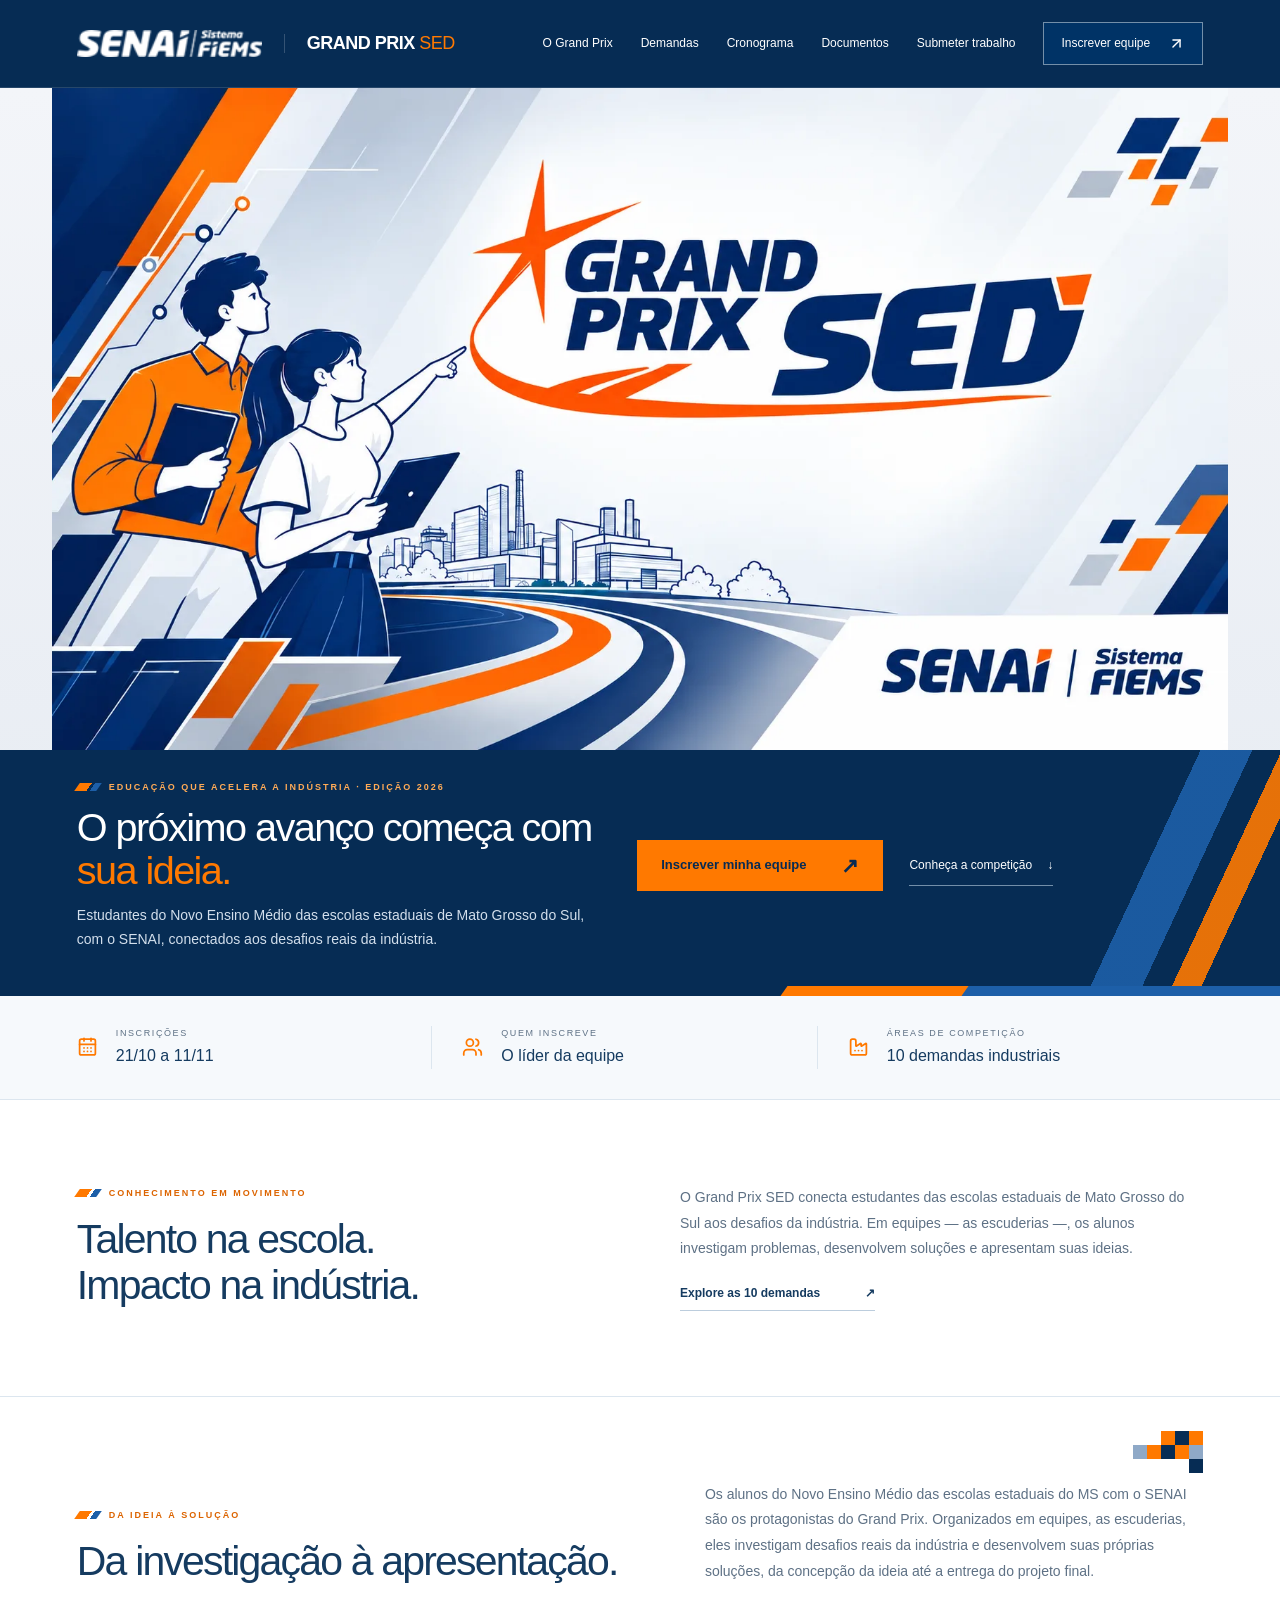
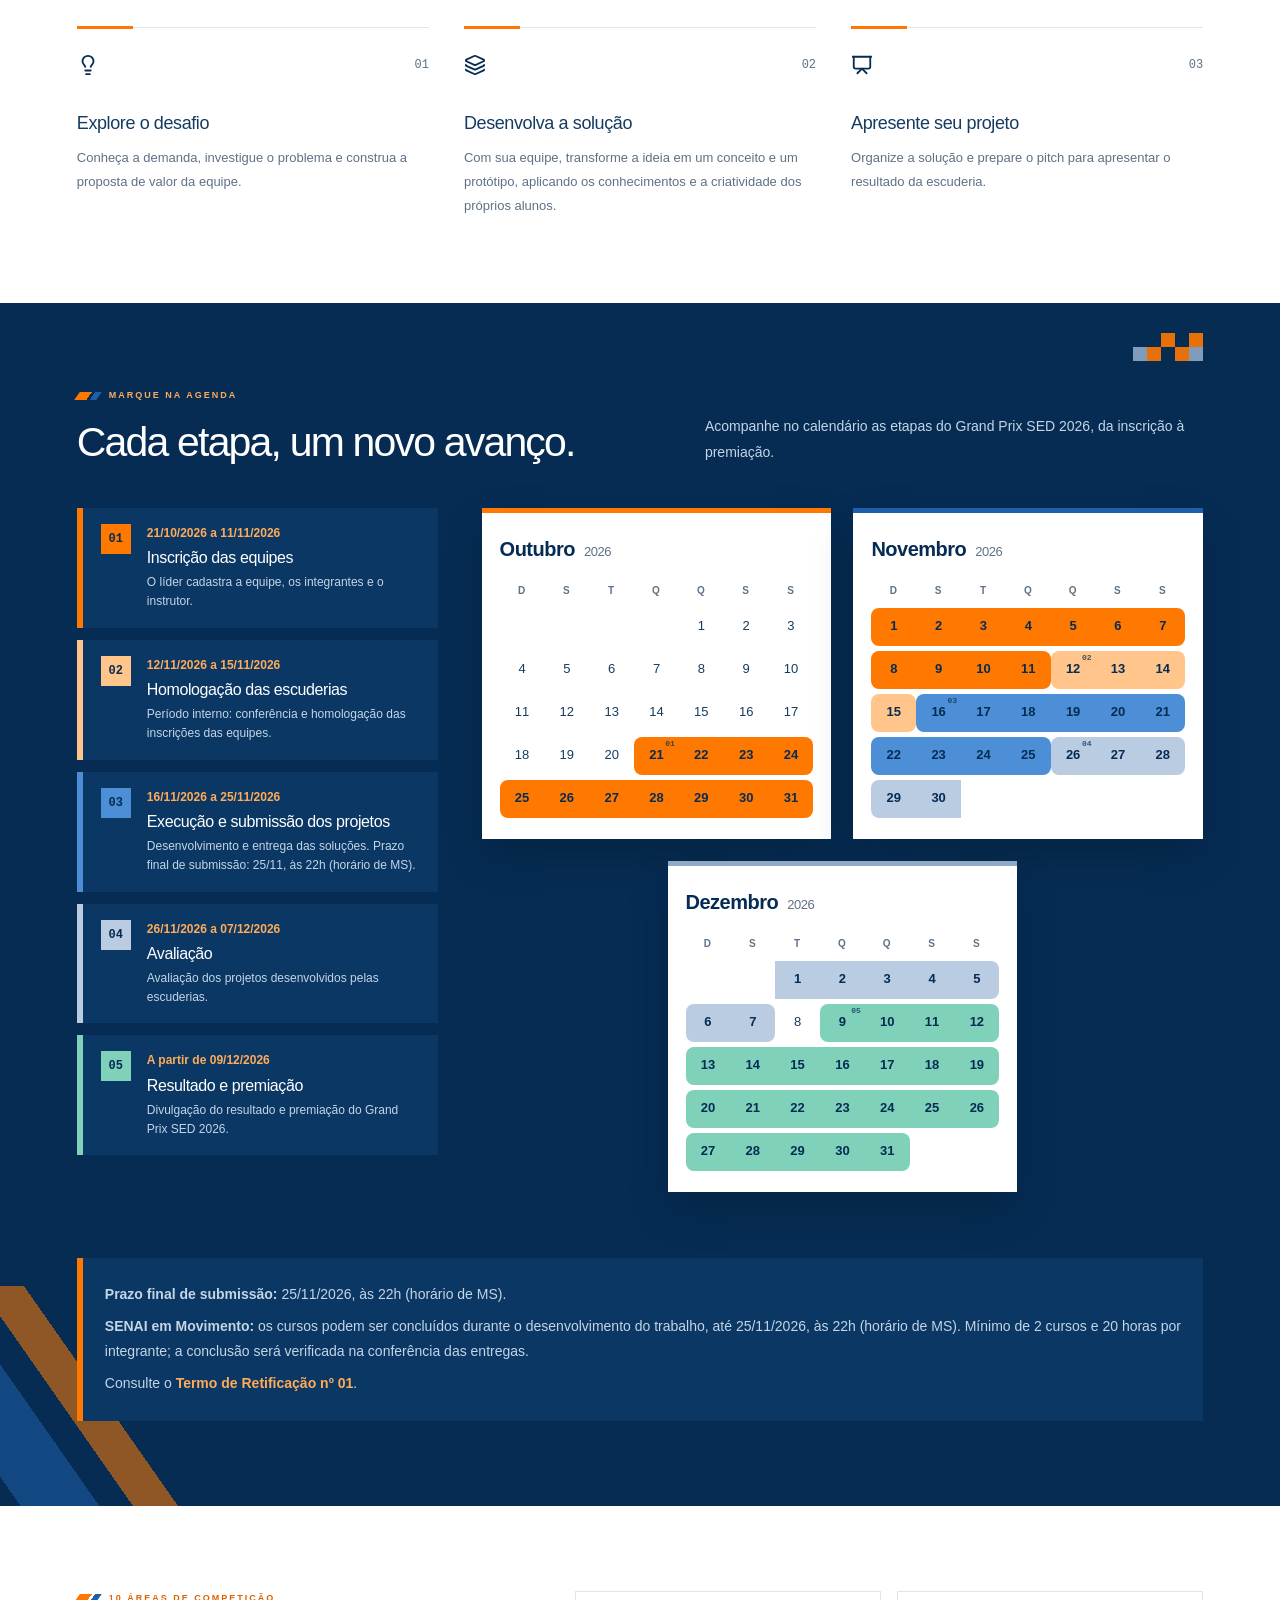
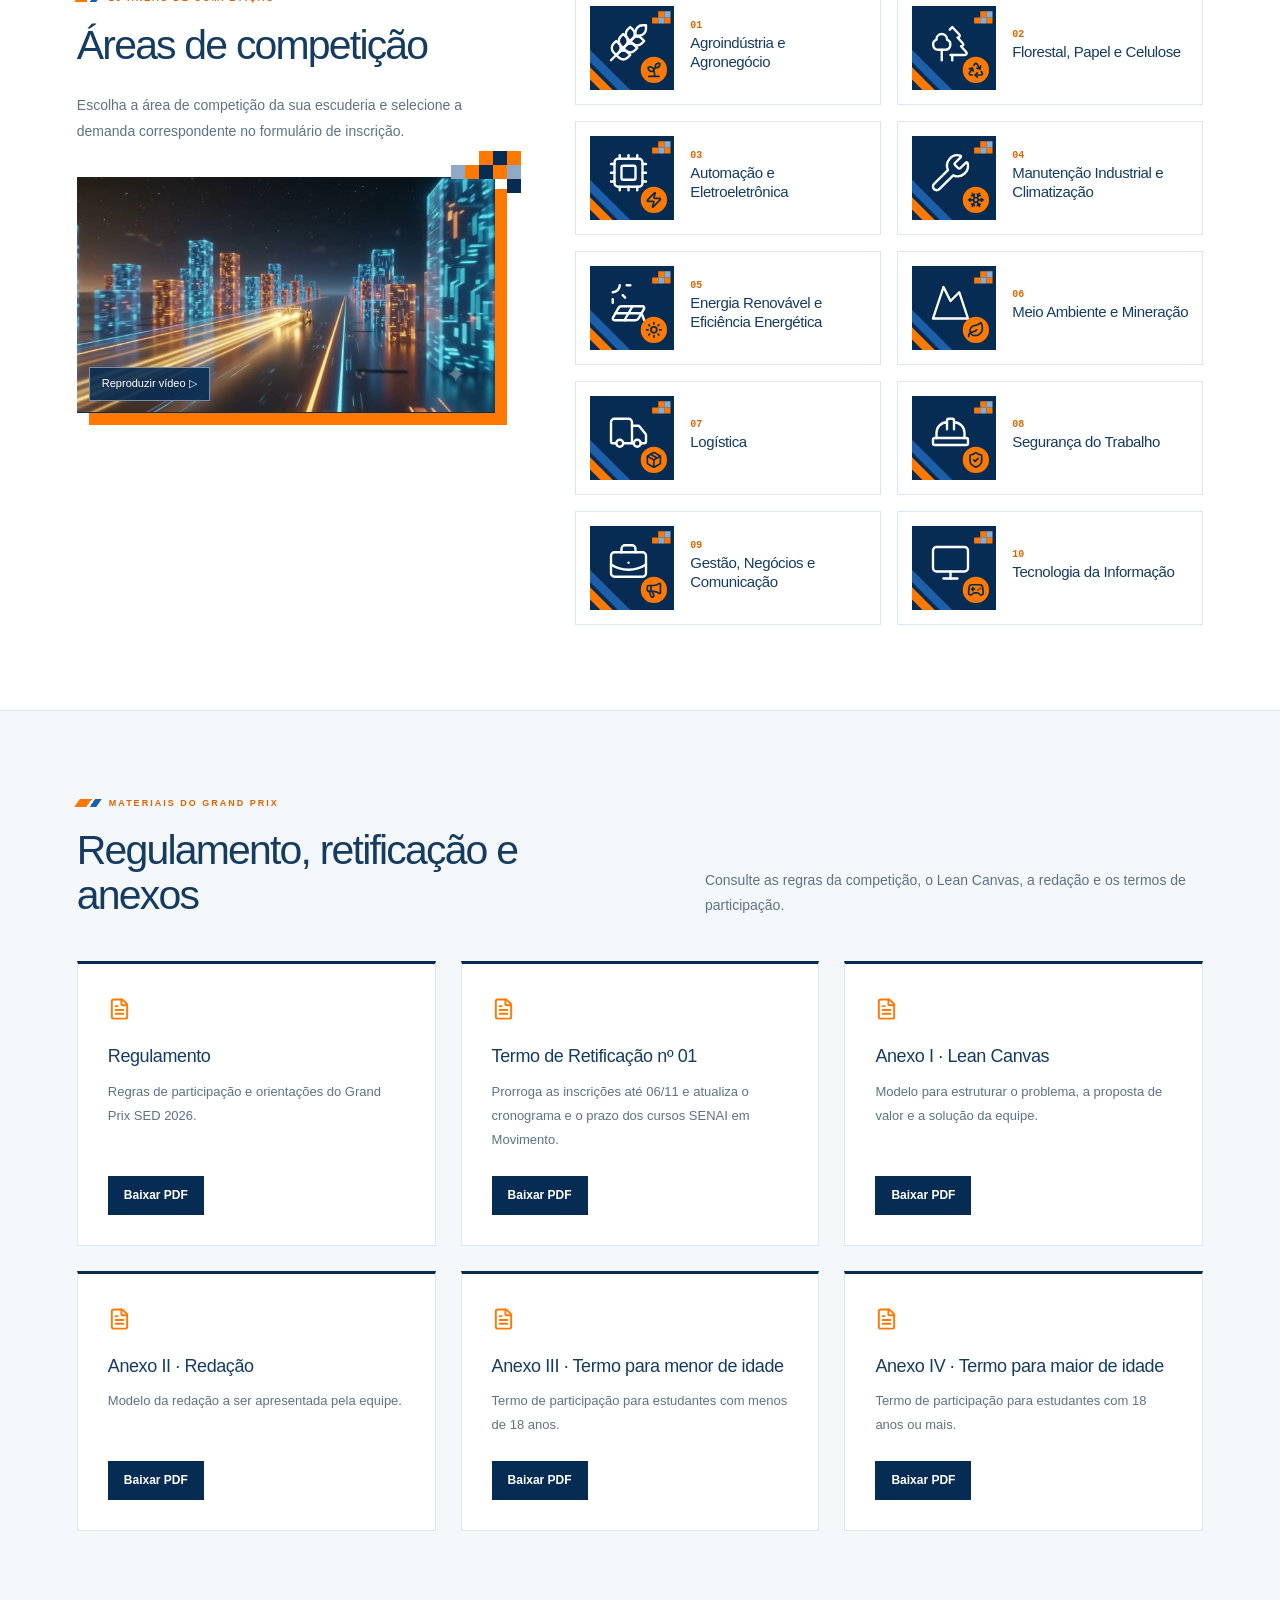
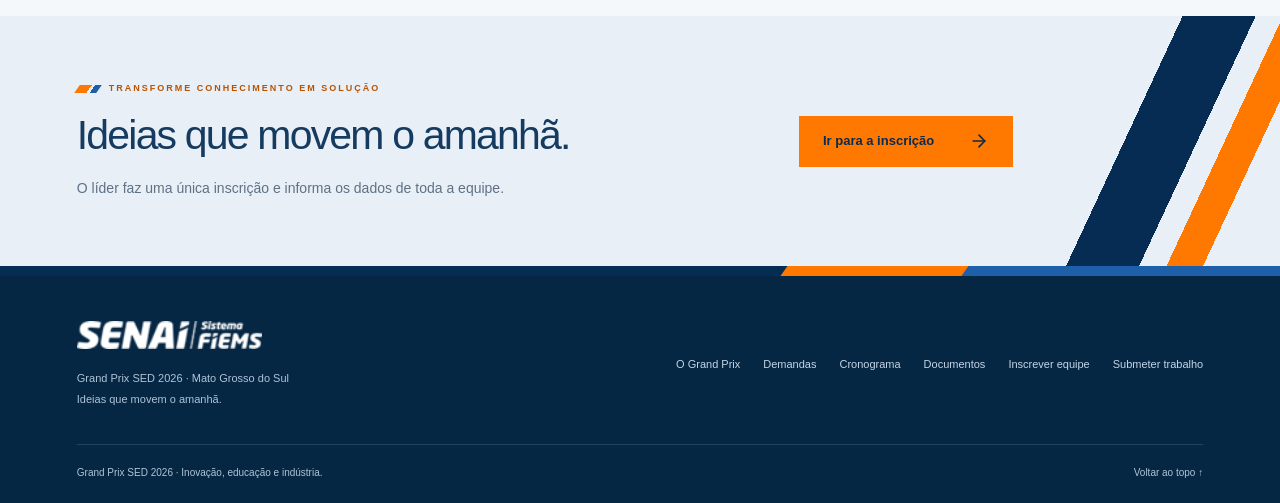
<file: index.html>
<!doctype html>
<html lang="pt-BR"><head><meta charset="utf-8"><meta name="viewport" content="width=device-width,initial-scale=1"><meta name="theme-color" content="#091922"><meta name="description" content="Grand Prix SED 2026: estudantes de Mato Grosso do Sul desenvolvendo soluções para 10 demandas da indústria. Conheça a competição e inscreva sua equipe."><title>Grand Prix SED 2026 | Ideias que movem a indústria</title><link rel="stylesheet" href="home.css"><link rel="icon" href="[data-uri]"></head>
<body id="inicio"><a class="skip-link" href="#conteudo">Pular para o conteúdo</a><header class="header"><div class="header-brands"><a class="institutional-logo" href="https://www.ms.senai.br/" aria-label="SENAI — Sistema FIEMS"><img class="logo-senai" src="assets/logo-senai.png" alt="SENAI — Sistema FIEMS" width="142" height="21"></a><a href="#inicio" class="brand" aria-label="Grand Prix SED — início"><svg xmlns="http://www.w3.org/2000/svg" width="28" height="28" viewBox="0 0 24 24" fill="none" stroke="currentColor" stroke-width="2" stroke-linecap="round" stroke-linejoin="round" class="lucide lucide-flag" aria-hidden="true"><path d="M4 22V4a1 1 0 0 1 .4-.8A6 6 0 0 1 8 2c3 0 5 2 7.333 2q2 0 3.067-.8A1 1 0 0 1 20 4v10a1 1 0 0 1-.4.8A6 6 0 0 1 16 16c-3 0-5-2-8-2a6 6 0 0 0-4 1.528"></path></svg><span>GRAND PRIX <b>SED</b></span></a></div><button class="menu-toggle" type="button" aria-expanded="false" aria-controls="main-nav" hidden>Menu <span aria-hidden="true">☰</span></button><nav id="main-nav" aria-label="Navegação principal"><a class="active" href="#inicio">O Grand Prix</a><a class="desktop" href="#demandas">Demandas</a><a class="desktop" href="#cronograma">Cronograma</a><a class="desktop" href="#documentos">Documentos</a><a class="nav-sub" href="submissao.html">Submeter trabalho</a><a class="nav-cta" href="inscricao.html">Inscrever equipe <svg xmlns="http://www.w3.org/2000/svg" width="17" height="17" viewBox="0 0 24 24" fill="none" stroke="currentColor" stroke-width="2" stroke-linecap="round" stroke-linejoin="round" class="lucide lucide-arrow-up-right" aria-hidden="true"><path d="M7 7h10v10"></path><path d="M7 17 17 7"></path></svg></a></nav></header><main id="conteudo"><section class="hero" aria-labelledby="hero-title"><picture class="hero-art"><source type="image/webp" srcset="assets/banner-grand-prix-900.webp 900w, assets/banner-grand-prix.webp 1672w" sizes="100vw"><img src="assets/banner-grand-prix.jpg" width="1672" height="941" fetchpriority="high" alt="Grand Prix SED: dois estudantes apontam para uma pista que leva à indústria. SENAI | Sistema FIEMS."></picture><div class="hero-caption"><div><span class="eyebrow">EDUCAÇÃO QUE ACELERA A INDÚSTRIA · EDIÇÃO 2026</span><h1 id="hero-title">O próximo avanço começa com <em>sua ideia.</em></h1><p>Estudantes do Novo Ensino Médio das escolas estaduais de Mato Grosso do Sul, com o SENAI, conectados aos desafios reais da indústria.</p></div><div class="hero-actions"><a class="cta" href="inscricao.html">Inscrever minha equipe <span aria-hidden="true">↗</span></a><a class="text-link" href="#como-funciona">Conheça a competição <span aria-hidden="true">↓</span></a></div></div></section><div class="identity-stripe" aria-hidden="true"><span></span><span></span><span></span></div><div class="facts"><div><svg xmlns="http://www.w3.org/2000/svg" width="24" height="24" viewBox="0 0 24 24" fill="none" stroke="currentColor" stroke-width="2" stroke-linecap="round" stroke-linejoin="round" class="lucide lucide-calendar-days" aria-hidden="true"><path d="M8 2v3"></path><path d="M16 2v3"></path><rect x="3" y="3" width="18" height="18" rx="2"></rect><path d="M3 9h18"></path><path d="M8 13h.01"></path><path d="M12 13h.01"></path><path d="M16 13h.01"></path><path d="M8 17h.01"></path><path d="M12 17h.01"></path><path d="M16 17h.01"></path></svg><span><small>INSCRIÇÕES</small><strong>21/10 a 11/11</strong></span></div><div><svg xmlns="http://www.w3.org/2000/svg" width="24" height="24" viewBox="0 0 24 24" fill="none" stroke="currentColor" stroke-width="2" stroke-linecap="round" stroke-linejoin="round" class="lucide lucide-users" aria-hidden="true"><path d="M16 21v-2a4 4 0 0 0-4-4H6a4 4 0 0 0-4 4v2"></path><path d="M16 3.128a4 4 0 0 1 0 7.744"></path><path d="M22 21v-2a4 4 0 0 0-3-3.87"></path><circle cx="9" cy="7" r="4"></circle></svg><span><small>QUEM INSCREVE</small><strong>O líder da equipe</strong></span></div><div><svg xmlns="http://www.w3.org/2000/svg" width="24" height="24" viewBox="0 0 24 24" fill="none" stroke="currentColor" stroke-width="2" stroke-linecap="round" stroke-linejoin="round" class="lucide lucide-factory" aria-hidden="true"><path d="M12 16h.01"></path><path d="M16 16h.01"></path><path d="M3 19a2 2 0 0 0 2 2h14a2 2 0 0 0 2-2V8.5a.5.5 0 0 0-.769-.422l-4.462 2.844A.5.5 0 0 1 15 10.5v-2a.5.5 0 0 0-.769-.422L9.77 10.922A.5.5 0 0 1 9 10.5V5a2 2 0 0 0-2-2H5a2 2 0 0 0-2 2z"></path><path d="M8 16h.01"></path></svg><span><small>ÁREAS DE COMPETIÇÃO</small><strong>10 demandas industriais</strong></span></div></div><section class="school-story" aria-labelledby="escolas-titulo"><div><span class="eyebrow">CONHECIMENTO EM MOVIMENTO</span><h2 id="escolas-titulo">Talento na escola.<br>Impacto na indústria.</h2></div><div><p>O Grand Prix SED conecta estudantes das escolas estaduais de Mato Grosso do Sul aos desafios da indústria. Em equipes — as escuderias —, os alunos investigam problemas, desenvolvem soluções e apresentam suas ideias.</p><a class="inline-link" href="#demandas">Explore as 10 demandas <span aria-hidden="true">↗</span></a></div></section><section class="section" id="como-funciona"><div class="section-heading"><div><span class="eyebrow">DA IDEIA À SOLUÇÃO</span><h2>Da investigação à apresentação.</h2></div><p>Os alunos do Novo Ensino Médio das escolas estaduais do MS com o SENAI são os protagonistas do Grand Prix. Organizados em equipes, as escuderias, eles investigam desafios reais da indústria e desenvolvem suas próprias soluções, da concepção da ideia até a entrega do projeto final.</p></div><div class="steps"><article><div class="step-top"><svg xmlns="http://www.w3.org/2000/svg" width="24" height="24" viewBox="0 0 24 24" fill="none" stroke="currentColor" stroke-width="2" stroke-linecap="round" stroke-linejoin="round" class="lucide lucide-lightbulb" aria-hidden="true"><path d="M15 14c.2-1 .7-1.7 1.5-2.5 1-.9 1.5-2.2 1.5-3.5A6 6 0 0 0 6 8c0 1 .2 2.2 1.5 3.5.7.7 1.3 1.5 1.5 2.5"></path><path d="M9 18h6"></path><path d="M10 22h4"></path></svg><span>01</span></div><h3>Explore o desafio</h3><p>Conheça a demanda, investigue o problema e construa a proposta de valor da equipe.</p></article><article><div class="step-top"><svg xmlns="http://www.w3.org/2000/svg" width="24" height="24" viewBox="0 0 24 24" fill="none" stroke="currentColor" stroke-width="2" stroke-linecap="round" stroke-linejoin="round" class="lucide lucide-layers" aria-hidden="true"><path d="M12.83 2.18a2 2 0 0 0-1.66 0L2.6 6.08a1 1 0 0 0 0 1.83l8.58 3.91a2 2 0 0 0 1.66 0l8.58-3.9a1 1 0 0 0 0-1.83z"></path><path d="M2 12a1 1 0 0 0 .58.91l8.6 3.91a2 2 0 0 0 1.65 0l8.58-3.9A1 1 0 0 0 22 12"></path><path d="M2 17a1 1 0 0 0 .58.91l8.6 3.91a2 2 0 0 0 1.65 0l8.58-3.9A1 1 0 0 0 22 17"></path></svg><span>02</span></div><h3>Desenvolva a solução</h3><p>Com sua equipe, transforme a ideia em um conceito e um protótipo, aplicando os conhecimentos e a criatividade dos próprios alunos.</p></article><article><div class="step-top"><svg xmlns="http://www.w3.org/2000/svg" width="24" height="24" viewBox="0 0 24 24" fill="none" stroke="currentColor" stroke-width="2" stroke-linecap="round" stroke-linejoin="round" class="lucide lucide-presentation" aria-hidden="true"><path d="M2 3h20"></path><path d="M21 3v11a2 2 0 0 1-2 2H5a2 2 0 0 1-2-2V3"></path><path d="m7 21 5-5 5 5"></path></svg><span>03</span></div><h3>Apresente seu projeto</h3><p>Organize a solução e prepare o pitch para apresentar o resultado da escuderia.</p></article></div></section><section class="schedule" id="cronograma"><div class="section-heading"><div><span class="eyebrow">MARQUE NA AGENDA</span><h2>Cada etapa, um novo avanço.</h2></div><p>Acompanhe no calendário as etapas do Grand Prix SED 2026, da inscrição à premiação.</p></div><div class="calendar-layout"><ol class="stage-list"><li class="s1"><span class="stage-number">01</span><div><span class="date"><time datetime="2026-10-21">21/10/2026</time> a <time datetime="2026-11-11">11/11/2026</time></span><h3>Inscrição das equipes</h3><p>O líder cadastra a equipe, os integrantes e o instrutor.</p></div></li><li class="s2"><span class="stage-number">02</span><div><span class="date"><time datetime="2026-11-12">12/11/2026</time> a <time datetime="2026-11-15">15/11/2026</time></span><h3>Homologação das escuderias</h3><p>Período interno: conferência e homologação das inscrições das equipes.</p></div></li><li class="s3"><span class="stage-number">03</span><div><span class="date"><time datetime="2026-11-16">16/11/2026</time> a <time datetime="2026-11-25">25/11/2026</time></span><h3>Execução e submissão dos projetos</h3><p>Desenvolvimento e entrega das soluções. Prazo final de submissão: 25/11, às 22h (horário de MS).</p></div></li><li class="s4"><span class="stage-number">04</span><div><span class="date"><time datetime="2026-11-26">26/11/2026</time> a <time datetime="2026-12-07">07/12/2026</time></span><h3>Avaliação</h3><p>Avaliação dos projetos desenvolvidos pelas escuderias.</p></div></li><li class="s5"><span class="stage-number">05</span><div><span class="date">A partir de <time datetime="2026-12-09">09/12/2026</time></span><h3>Resultado e premiação</h3><p>Divulgação do resultado e premiação do Grand Prix SED 2026.</p></div></li></ol><div class="calendar-months" aria-hidden="true"><figure class="month"><figcaption>Outubro <small>2026</small></figcaption><table><thead><tr><th>D</th><th>S</th><th>T</th><th>Q</th><th>Q</th><th>S</th><th>S</th></tr></thead><tbody><tr><td></td><td></td><td></td><td></td><td><span>1</span></td><td><span>2</span></td><td><span>3</span></td></tr><tr><td><span>4</span></td><td><span>5</span></td><td><span>6</span></td><td><span>7</span></td><td><span>8</span></td><td><span>9</span></td><td><span>10</span></td></tr><tr><td><span>11</span></td><td><span>12</span></td><td><span>13</span></td><td><span>14</span></td><td><span>15</span></td><td><span>16</span></td><td><span>17</span></td></tr><tr><td><span>18</span></td><td><span>19</span></td><td><span>20</span></td><td class="s1 is-start"><span>21</span><i>01</i></td><td class="s1"><span>22</span></td><td class="s1"><span>23</span></td><td class="s1 is-end"><span>24</span></td></tr><tr><td class="s1 is-start"><span>25</span></td><td class="s1"><span>26</span></td><td class="s1"><span>27</span></td><td class="s1"><span>28</span></td><td class="s1"><span>29</span></td><td class="s1"><span>30</span></td><td class="s1 is-end"><span>31</span></td></tr></tbody></table></figure><figure class="month"><figcaption>Novembro <small>2026</small></figcaption><table><thead><tr><th>D</th><th>S</th><th>T</th><th>Q</th><th>Q</th><th>S</th><th>S</th></tr></thead><tbody><tr><td class="s1 is-start"><span>1</span></td><td class="s1"><span>2</span></td><td class="s1"><span>3</span></td><td class="s1"><span>4</span></td><td class="s1"><span>5</span></td><td class="s1"><span>6</span></td><td class="s1 is-end"><span>7</span></td></tr><tr><td class="s1 is-start"><span>8</span></td><td class="s1"><span>9</span></td><td class="s1"><span>10</span></td><td class="s1 is-end"><span>11</span></td><td class="s2 is-start"><span>12</span><i>02</i></td><td class="s2"><span>13</span></td><td class="s2 is-end"><span>14</span></td></tr><tr><td class="s2 is-start is-end"><span>15</span></td><td class="s3 is-start"><span>16</span><i>03</i></td><td class="s3"><span>17</span></td><td class="s3"><span>18</span></td><td class="s3"><span>19</span></td><td class="s3"><span>20</span></td><td class="s3 is-end"><span>21</span></td></tr><tr><td class="s3 is-start"><span>22</span></td><td class="s3"><span>23</span></td><td class="s3"><span>24</span></td><td class="s3 is-end"><span>25</span></td><td class="s4 is-start"><span>26</span><i>04</i></td><td class="s4"><span>27</span></td><td class="s4 is-end"><span>28</span></td></tr><tr><td class="s4 is-start"><span>29</span></td><td class="s4"><span>30</span></td><td></td><td></td><td></td><td></td><td></td></tr></tbody></table></figure><figure class="month"><figcaption>Dezembro <small>2026</small></figcaption><table><thead><tr><th>D</th><th>S</th><th>T</th><th>Q</th><th>Q</th><th>S</th><th>S</th></tr></thead><tbody><tr><td></td><td></td><td class="s4"><span>1</span></td><td class="s4"><span>2</span></td><td class="s4"><span>3</span></td><td class="s4"><span>4</span></td><td class="s4 is-end"><span>5</span></td></tr><tr><td class="s4 is-start"><span>6</span></td><td class="s4 is-end"><span>7</span></td><td><span>8</span></td><td class="s5 is-start"><span>9</span><i>05</i></td><td class="s5"><span>10</span></td><td class="s5"><span>11</span></td><td class="s5 is-end"><span>12</span></td></tr><tr><td class="s5 is-start"><span>13</span></td><td class="s5"><span>14</span></td><td class="s5"><span>15</span></td><td class="s5"><span>16</span></td><td class="s5"><span>17</span></td><td class="s5"><span>18</span></td><td class="s5 is-end"><span>19</span></td></tr><tr><td class="s5 is-start"><span>20</span></td><td class="s5"><span>21</span></td><td class="s5"><span>22</span></td><td class="s5"><span>23</span></td><td class="s5"><span>24</span></td><td class="s5"><span>25</span></td><td class="s5 is-end"><span>26</span></td></tr><tr><td class="s5 is-start"><span>27</span></td><td class="s5"><span>28</span></td><td class="s5"><span>29</span></td><td class="s5"><span>30</span></td><td class="s5 is-end"><span>31</span></td><td></td><td></td></tr></tbody></table></figure></div><aside class="schedule-note" aria-label="Prazos importantes"><p><strong>Prazo final de submissão:</strong> 25/11/2026, às 22h (horário de MS).</p><p><strong>SENAI em Movimento:</strong> os cursos podem ser concluídos durante o desenvolvimento do trabalho, até 25/11/2026, às 22h (horário de MS). Mínimo de 2 cursos e 20 horas por integrante; a conclusão será verificada na conferência das entregas.</p><p>Consulte o <a href="assets/termo-retificacao-01-gp-sed-2026.pdf" download>Termo de Retificação nº 01</a>.</p></aside></div></section><section class="section units demands" id="demandas"><div class="demands-intro"><span class="eyebrow">10 ÁREAS DE COMPETIÇÃO</span><h2>Áreas de competição</h2><p>Escolha a área de competição da sua escuderia e selecione a demanda correspondente no formulário de inscrição.</p><figure class="gp-video"><video id="gp-video" muted loop playsinline preload="none" poster="assets/abertura-poster.jpg" aria-label="Vídeo de abertura do Grand Prix SED 2026, sem áudio"><source data-src="assets/abertura-grand-prix.mp4" type="video/mp4"></video><button id="video-toggle" type="button" hidden>Reproduzir vídeo</button></figure></div><ol><li><svg class="area-art" viewBox="0 0 96 96" aria-hidden="true" focusable="false"><rect width="96" height="96" fill="#062c54"/><path d="M0 50 46 96H32L0 64Z" fill="#1d5fa8"/><path d="M0 70 26 96H12L0 84Z" fill="#ff7900"/><path d="M78 6h7v7h-7zM85 13h7v7h-7zM71 13h7v7h-7z" fill="#ff7900"/><path d="M85 6h7v7h-7zM78 13h7v7h-7z" fill="#8fa9c7"/><g transform="translate(20 18) scale(2)" fill="none" stroke="#fff" stroke-width="1.35" stroke-linecap="round" stroke-linejoin="round"><path d="M2 22 16 8"/><path d="M3.47 12.53 5 11l1.53 1.53a3.5 3.5 0 0 1 0 4.94L5 19l-1.53-1.53a3.5 3.5 0 0 1 0-4.94Z"/><path d="M7.47 8.53 9 7l1.53 1.53a3.5 3.5 0 0 1 0 4.94L9 15l-1.53-1.53a3.5 3.5 0 0 1 0-4.94Z"/><path d="M11.47 4.53 13 3l1.53 1.53a3.5 3.5 0 0 1 0 4.94L13 11l-1.53-1.53a3.5 3.5 0 0 1 0-4.94Z"/><path d="M20 2h2v2a4 4 0 0 1-4 4h-2V6a4 4 0 0 1 4-4Z"/><path d="M11.47 17.47 13 19l-1.53 1.53a3.5 3.5 0 0 1-4.94 0L5 19l1.53-1.53a3.5 3.5 0 0 1 4.94 0Z"/><path d="M15.47 13.47 17 15l-1.53 1.53a3.5 3.5 0 0 1-4.94 0L9 15l1.53-1.53a3.5 3.5 0 0 1 4.94 0Z"/><path d="M19.47 9.47 21 11l-1.53 1.53a3.5 3.5 0 0 1-4.94 0L13 11l1.53-1.53a3.5 3.5 0 0 1 4.94 0Z"/></g><circle cx="73" cy="73" r="15" fill="#ff7900"/><g transform="translate(63 63) scale(.8333)" fill="none" stroke="#062c54" stroke-width="2.3" stroke-linecap="round" stroke-linejoin="round"><path d="M14 9.536V7a4 4 0 0 1 4-4h1.5a.5.5 0 0 1 .5.5V5a4 4 0 0 1-4 4 4 4 0 0 0-4 4c0 2 1 3 1 5a5 5 0 0 1-1 3"/><path d="M4 9a5 5 0 0 1 8 4 5 5 0 0 1-8-4"/><path d="M5 21h14"/></g></svg><div><span class="area-number">01</span><h3>Agroindústria e Agronegócio</h3></div></li><li><svg class="area-art" viewBox="0 0 96 96" aria-hidden="true" focusable="false"><rect width="96" height="96" fill="#062c54"/><path d="M0 50 46 96H32L0 64Z" fill="#1d5fa8"/><path d="M0 70 26 96H12L0 84Z" fill="#ff7900"/><path d="M78 6h7v7h-7zM85 13h7v7h-7zM71 13h7v7h-7z" fill="#ff7900"/><path d="M85 6h7v7h-7zM78 13h7v7h-7z" fill="#8fa9c7"/><g transform="translate(20 18) scale(2)" fill="none" stroke="#fff" stroke-width="1.35" stroke-linecap="round" stroke-linejoin="round"><path d="M10 10v.2A3 3 0 0 1 8.9 16H5a3 3 0 0 1-1-5.8V10a3 3 0 0 1 6 0Z"/><path d="M7 16v6"/><path d="M13 19v3"/><path d="M12 19h8.3a1 1 0 0 0 .7-1.7L18 14h.3a1 1 0 0 0 .7-1.7L16 9h.2a1 1 0 0 0 .8-1.7L13 3l-1.4 1.5"/></g><circle cx="73" cy="73" r="15" fill="#ff7900"/><g transform="translate(63 63) scale(.8333)" fill="none" stroke="#062c54" stroke-width="2.3" stroke-linecap="round" stroke-linejoin="round"><path d="M7 19H4.815a1.83 1.83 0 0 1-1.57-.881 1.785 1.785 0 0 1-.004-1.784L7.196 9.5"/><path d="M11 19h8.203a1.83 1.83 0 0 0 1.556-.89 1.784 1.784 0 0 0 0-1.775l-1.226-2.12"/><path d="m14 16-3 3 3 3"/><path d="M8.293 13.596 7.196 9.5 3.1 10.598"/><path d="m9.344 5.811 1.093-1.892A1.83 1.83 0 0 1 11.985 3a1.784 1.784 0 0 1 1.546.888l3.943 6.843"/><path d="m13.378 9.633 4.096 1.098 1.097-4.096"/></g></svg><div><span class="area-number">02</span><h3>Florestal, Papel e Celulose</h3></div></li><li><svg class="area-art" viewBox="0 0 96 96" aria-hidden="true" focusable="false"><rect width="96" height="96" fill="#062c54"/><path d="M0 50 46 96H32L0 64Z" fill="#1d5fa8"/><path d="M0 70 26 96H12L0 84Z" fill="#ff7900"/><path d="M78 6h7v7h-7zM85 13h7v7h-7zM71 13h7v7h-7z" fill="#ff7900"/><path d="M85 6h7v7h-7zM78 13h7v7h-7z" fill="#8fa9c7"/><g transform="translate(20 18) scale(2)" fill="none" stroke="#fff" stroke-width="1.35" stroke-linecap="round" stroke-linejoin="round"><path d="M12 20v2"/><path d="M12 2v2"/><path d="M17 20v2"/><path d="M17 2v2"/><path d="M2 12h2"/><path d="M2 17h2"/><path d="M2 7h2"/><path d="M20 12h2"/><path d="M20 17h2"/><path d="M20 7h2"/><path d="M7 20v2"/><path d="M7 2v2"/><rect x="4" y="4" width="16" height="16" rx="2"/><rect x="8" y="8" width="8" height="8" rx="1"/></g><circle cx="73" cy="73" r="15" fill="#ff7900"/><g transform="translate(63 63) scale(.8333)" fill="none" stroke="#062c54" stroke-width="2.3" stroke-linecap="round" stroke-linejoin="round"><path d="M4 14a1 1 0 0 1-.78-1.63l9.9-10.2a.5.5 0 0 1 .86.46l-1.92 6.02A1 1 0 0 0 13 10h7a1 1 0 0 1 .78 1.63l-9.9 10.2a.5.5 0 0 1-.86-.46l1.92-6.02A1 1 0 0 0 11 14z"/></g></svg><div><span class="area-number">03</span><h3>Automação e Eletroeletrônica</h3></div></li><li><svg class="area-art" viewBox="0 0 96 96" aria-hidden="true" focusable="false"><rect width="96" height="96" fill="#062c54"/><path d="M0 50 46 96H32L0 64Z" fill="#1d5fa8"/><path d="M0 70 26 96H12L0 84Z" fill="#ff7900"/><path d="M78 6h7v7h-7zM85 13h7v7h-7zM71 13h7v7h-7z" fill="#ff7900"/><path d="M85 6h7v7h-7zM78 13h7v7h-7z" fill="#8fa9c7"/><g transform="translate(20 18) scale(2)" fill="none" stroke="#fff" stroke-width="1.35" stroke-linecap="round" stroke-linejoin="round"><path d="M14.7 6.3a1 1 0 0 0 0 1.4l1.6 1.6a1 1 0 0 0 1.4 0l3.106-3.105c.32-.322.863-.22.983.218a6 6 0 0 1-8.259 7.057l-7.91 7.91a1 1 0 0 1-2.999-3l7.91-7.91a6 6 0 0 1 7.057-8.259c.438.12.54.662.219.984z"/></g><circle cx="73" cy="73" r="15" fill="#ff7900"/><g transform="translate(63 63) scale(.8333)" fill="none" stroke="#062c54" stroke-width="2.3" stroke-linecap="round" stroke-linejoin="round"><path d="m10 20-1.25-2.5L6 18"/><path d="M10 4 8.75 6.5 6 6"/><path d="m14 20 1.25-2.5L18 18"/><path d="m14 4 1.25 2.5L18 6"/><path d="m17 21-3-6h-4"/><path d="m17 3-3 6 1.5 3"/><path d="M2 12h6.5L10 9"/><path d="m20 10-1.5 2 1.5 2"/><path d="M22 12h-6.5L14 15"/><path d="m4 10 1.5 2L4 14"/><path d="m7 21 3-6-1.5-3"/><path d="m7 3 3 6h4"/></g></svg><div><span class="area-number">04</span><h3>Manutenção Industrial e Climatização</h3></div></li><li><svg class="area-art" viewBox="0 0 96 96" aria-hidden="true" focusable="false"><rect width="96" height="96" fill="#062c54"/><path d="M0 50 46 96H32L0 64Z" fill="#1d5fa8"/><path d="M0 70 26 96H12L0 84Z" fill="#ff7900"/><path d="M78 6h7v7h-7zM85 13h7v7h-7zM71 13h7v7h-7z" fill="#ff7900"/><path d="M85 6h7v7h-7zM78 13h7v7h-7z" fill="#8fa9c7"/><g transform="translate(20 18) scale(2)" fill="none" stroke="#fff" stroke-width="1.35" stroke-linecap="round" stroke-linejoin="round"><path d="M11 2h2"/><path d="m14.28 14-4.56 8"/><path d="m21 22-1.558-4H4.558"/><path d="M3 10v2"/><path d="M6.245 15.04A2 2 0 0 1 8 14h12a1 1 0 0 1 .864 1.505l-3.11 5.457A2 2 0 0 1 16 22H4a1 1 0 0 1-.863-1.506z"/><path d="M7 2a4 4 0 0 1-4 4"/><path d="m8.66 7.66 1.41 1.41"/></g><circle cx="73" cy="73" r="15" fill="#ff7900"/><g transform="translate(63 63) scale(.8333)" fill="none" stroke="#062c54" stroke-width="2.3" stroke-linecap="round" stroke-linejoin="round"><circle cx="12" cy="12" r="4"/><path d="M12 2v2"/><path d="M12 20v2"/><path d="m4.93 4.93 1.41 1.41"/><path d="m17.66 17.66 1.41 1.41"/><path d="M2 12h2"/><path d="M20 12h2"/><path d="m6.34 17.66-1.41 1.41"/><path d="m19.07 4.93-1.41 1.41"/></g></svg><div><span class="area-number">05</span><h3>Energia Renovável e Eficiência Energética</h3></div></li><li><svg class="area-art" viewBox="0 0 96 96" aria-hidden="true" focusable="false"><rect width="96" height="96" fill="#062c54"/><path d="M0 50 46 96H32L0 64Z" fill="#1d5fa8"/><path d="M0 70 26 96H12L0 84Z" fill="#ff7900"/><path d="M78 6h7v7h-7zM85 13h7v7h-7zM71 13h7v7h-7z" fill="#ff7900"/><path d="M85 6h7v7h-7zM78 13h7v7h-7z" fill="#8fa9c7"/><g transform="translate(20 18) scale(2)" fill="none" stroke="#fff" stroke-width="1.35" stroke-linecap="round" stroke-linejoin="round"><path d="m8 3 4 8 5-5 5 15H2L8 3z"/></g><circle cx="73" cy="73" r="15" fill="#ff7900"/><g transform="translate(63 63) scale(.8333)" fill="none" stroke="#062c54" stroke-width="2.3" stroke-linecap="round" stroke-linejoin="round"><path d="M11 20A7 7 0 0 1 9.8 6.1C15.5 5 17 4.48 19 2c1 2 2 4.18 2 8 0 5.5-4.78 10-10 10Z"/><path d="M2 21c0-3 1.85-5.36 5.08-6C9.5 14.52 12 13 13 12"/></g></svg><div><span class="area-number">06</span><h3>Meio Ambiente e Mineração</h3></div></li><li><svg class="area-art" viewBox="0 0 96 96" aria-hidden="true" focusable="false"><rect width="96" height="96" fill="#062c54"/><path d="M0 50 46 96H32L0 64Z" fill="#1d5fa8"/><path d="M0 70 26 96H12L0 84Z" fill="#ff7900"/><path d="M78 6h7v7h-7zM85 13h7v7h-7zM71 13h7v7h-7z" fill="#ff7900"/><path d="M85 6h7v7h-7zM78 13h7v7h-7z" fill="#8fa9c7"/><g transform="translate(20 18) scale(2)" fill="none" stroke="#fff" stroke-width="1.35" stroke-linecap="round" stroke-linejoin="round"><path d="M14 18V6a2 2 0 0 0-2-2H4a2 2 0 0 0-2 2v11a1 1 0 0 0 1 1h2"/><path d="M15 18H9"/><path d="M19 18h2a1 1 0 0 0 1-1v-3.65a1 1 0 0 0-.22-.624l-3.48-4.35A1 1 0 0 0 17.52 8H14"/><circle cx="17" cy="18" r="2"/><circle cx="7" cy="18" r="2"/></g><circle cx="73" cy="73" r="15" fill="#ff7900"/><g transform="translate(63 63) scale(.8333)" fill="none" stroke="#062c54" stroke-width="2.3" stroke-linecap="round" stroke-linejoin="round"><path d="M11 21.73a2 2 0 0 0 2 0l7-4A2 2 0 0 0 21 16V8a2 2 0 0 0-1-1.73l-7-4a2 2 0 0 0-2 0l-7 4A2 2 0 0 0 3 8v8a2 2 0 0 0 1 1.73z"/><path d="M12 22V12"/><polyline points="3.29 7 12 12 20.71 7"/><path d="m7.5 4.27 9 5.15"/></g></svg><div><span class="area-number">07</span><h3>Logística</h3></div></li><li><svg class="area-art" viewBox="0 0 96 96" aria-hidden="true" focusable="false"><rect width="96" height="96" fill="#062c54"/><path d="M0 50 46 96H32L0 64Z" fill="#1d5fa8"/><path d="M0 70 26 96H12L0 84Z" fill="#ff7900"/><path d="M78 6h7v7h-7zM85 13h7v7h-7zM71 13h7v7h-7z" fill="#ff7900"/><path d="M85 6h7v7h-7zM78 13h7v7h-7z" fill="#8fa9c7"/><g transform="translate(20 18) scale(2)" fill="none" stroke="#fff" stroke-width="1.35" stroke-linecap="round" stroke-linejoin="round"><path d="M10 10V5a1 1 0 0 1 1-1h2a1 1 0 0 1 1 1v5"/><path d="M14 6a6 6 0 0 1 6 6v3"/><path d="M4 15v-3a6 6 0 0 1 6-6"/><rect x="2" y="15" width="20" height="4" rx="1"/></g><circle cx="73" cy="73" r="15" fill="#ff7900"/><g transform="translate(63 63) scale(.8333)" fill="none" stroke="#062c54" stroke-width="2.3" stroke-linecap="round" stroke-linejoin="round"><path d="M20 13c0 5-3.5 7.5-7.66 8.95a1 1 0 0 1-.67-.01C7.5 20.5 4 18 4 13V6a1 1 0 0 1 1-1c2 0 4.5-1.2 6.24-2.72a1.17 1.17 0 0 1 1.52 0C14.51 3.81 17 5 19 5a1 1 0 0 1 1 1z"/><path d="m9 12 2 2 4-4"/></g></svg><div><span class="area-number">08</span><h3>Segurança do Trabalho</h3></div></li><li><svg class="area-art" viewBox="0 0 96 96" aria-hidden="true" focusable="false"><rect width="96" height="96" fill="#062c54"/><path d="M0 50 46 96H32L0 64Z" fill="#1d5fa8"/><path d="M0 70 26 96H12L0 84Z" fill="#ff7900"/><path d="M78 6h7v7h-7zM85 13h7v7h-7zM71 13h7v7h-7z" fill="#ff7900"/><path d="M85 6h7v7h-7zM78 13h7v7h-7z" fill="#8fa9c7"/><g transform="translate(20 18) scale(2)" fill="none" stroke="#fff" stroke-width="1.35" stroke-linecap="round" stroke-linejoin="round"><path d="M12 12h.01"/><path d="M16 6V4a2 2 0 0 0-2-2h-4a2 2 0 0 0-2 2v2"/><path d="M22 13a18.15 18.15 0 0 1-20 0"/><rect width="20" height="14" x="2" y="6" rx="2"/></g><circle cx="73" cy="73" r="15" fill="#ff7900"/><g transform="translate(63 63) scale(.8333)" fill="none" stroke="#062c54" stroke-width="2.3" stroke-linecap="round" stroke-linejoin="round"><path d="M11 6a13 13 0 0 0 8.4-2.8A1 1 0 0 1 21 4v12a1 1 0 0 1-1.6.8A13 13 0 0 0 11 14H5a2 2 0 0 1-2-2V8a2 2 0 0 1 2-2z"/><path d="M6 14a12 12 0 0 0 2.4 7.2 2 2 0 0 0 3.2-2.4A8 8 0 0 1 10 14"/><path d="M8 6v8"/></g></svg><div><span class="area-number">09</span><h3>Gestão, Negócios e Comunicação</h3></div></li><li><svg class="area-art" viewBox="0 0 96 96" aria-hidden="true" focusable="false"><rect width="96" height="96" fill="#062c54"/><path d="M0 50 46 96H32L0 64Z" fill="#1d5fa8"/><path d="M0 70 26 96H12L0 84Z" fill="#ff7900"/><path d="M78 6h7v7h-7zM85 13h7v7h-7zM71 13h7v7h-7z" fill="#ff7900"/><path d="M85 6h7v7h-7zM78 13h7v7h-7z" fill="#8fa9c7"/><g transform="translate(20 18) scale(2)" fill="none" stroke="#fff" stroke-width="1.35" stroke-linecap="round" stroke-linejoin="round"><rect width="20" height="14" x="2" y="3" rx="2"/><line x1="8" x2="16" y1="21" y2="21"/><line x1="12" x2="12" y1="17" y2="21"/></g><circle cx="73" cy="73" r="15" fill="#ff7900"/><g transform="translate(63 63) scale(.8333)" fill="none" stroke="#062c54" stroke-width="2.3" stroke-linecap="round" stroke-linejoin="round"><line x1="6" x2="10" y1="11" y2="11"/><line x1="8" x2="8" y1="9" y2="13"/><line x1="15" x2="15.01" y1="12" y2="12"/><line x1="18" x2="18.01" y1="10" y2="10"/><path d="M17.32 5H6.68a4 4 0 0 0-3.978 3.59c-.006.052-.01.101-.017.152C2.604 9.416 2 14.456 2 16a3 3 0 0 0 3 3c1 0 1.5-.5 2-1l1.414-1.414A2 2 0 0 1 9.828 16h4.344a2 2 0 0 1 1.414.586L17 18c.5.5 1 1 2 1a3 3 0 0 0 3-3c0-1.545-.604-6.584-.685-7.258-.007-.05-.011-.1-.017-.151A4 4 0 0 0 17.32 5z"/></g></svg><div><span class="area-number">10</span><h3>Tecnologia da Informação</h3></div></li></ol></section><section class="section documents" id="documentos"><div class="section-heading"><div><span class="eyebrow">MATERIAIS DO GRAND PRIX</span><h2>Regulamento, retificação e anexos</h2></div><p>Consulte as regras da competição, o Lean Canvas, a redação e os termos de participação.</p></div><div class="document-grid"><article><svg xmlns="http://www.w3.org/2000/svg" width="30" height="30" viewBox="0 0 24 24" fill="none" stroke="currentColor" stroke-width="2" stroke-linecap="round" stroke-linejoin="round" class="lucide lucide-file-text" aria-hidden="true"><path d="M6 22a2 2 0 0 1-2-2V4a2 2 0 0 1 2-2h8a2.4 2.4 0 0 1 1.704.706l3.588 3.588A2.4 2.4 0 0 1 20 8v12a2 2 0 0 1-2 2z"></path><path d="M14 2v5a1 1 0 0 0 1 1h5"></path><path d="M10 9H8"></path><path d="M16 13H8"></path><path d="M16 17H8"></path></svg><h3>Regulamento</h3><p>Regras de participação e orientações do Grand Prix SED 2026.</p><a class="document-link" href="assets/regulamento-gp-sed-2026.pdf" download>Baixar PDF</a></article><article><svg xmlns="http://www.w3.org/2000/svg" width="30" height="30" viewBox="0 0 24 24" fill="none" stroke="currentColor" stroke-width="2" stroke-linecap="round" stroke-linejoin="round" class="lucide lucide-file-text" aria-hidden="true"><path d="M6 22a2 2 0 0 1-2-2V4a2 2 0 0 1 2-2h8a2.4 2.4 0 0 1 1.704.706l3.588 3.588A2.4 2.4 0 0 1 20 8v12a2 2 0 0 1-2 2z"></path><path d="M14 2v5a1 1 0 0 0 1 1h5"></path><path d="M10 9H8"></path><path d="M16 13H8"></path><path d="M16 17H8"></path></svg><h3>Termo de Retificação nº 01</h3><p>Prorroga as inscrições até 06/11 e atualiza o cronograma e o prazo dos cursos SENAI em Movimento.</p><a class="document-link" href="assets/termo-retificacao-01-gp-sed-2026.pdf" download>Baixar PDF</a></article><article><svg xmlns="http://www.w3.org/2000/svg" width="30" height="30" viewBox="0 0 24 24" fill="none" stroke="currentColor" stroke-width="2" stroke-linecap="round" stroke-linejoin="round" class="lucide lucide-file-text" aria-hidden="true"><path d="M6 22a2 2 0 0 1-2-2V4a2 2 0 0 1 2-2h8a2.4 2.4 0 0 1 1.704.706l3.588 3.588A2.4 2.4 0 0 1 20 8v12a2 2 0 0 1-2 2z"></path><path d="M14 2v5a1 1 0 0 0 1 1h5"></path><path d="M10 9H8"></path><path d="M16 13H8"></path><path d="M16 17H8"></path></svg><h3>Anexo I · Lean Canvas</h3><p>Modelo para estruturar o problema, a proposta de valor e a solução da equipe.</p><a class="document-link" href="assets/anexo-i-lean-canvas.pdf" download>Baixar PDF</a></article><article><svg xmlns="http://www.w3.org/2000/svg" width="30" height="30" viewBox="0 0 24 24" fill="none" stroke="currentColor" stroke-width="2" stroke-linecap="round" stroke-linejoin="round" class="lucide lucide-file-text" aria-hidden="true"><path d="M6 22a2 2 0 0 1-2-2V4a2 2 0 0 1 2-2h8a2.4 2.4 0 0 1 1.704.706l3.588 3.588A2.4 2.4 0 0 1 20 8v12a2 2 0 0 1-2 2z"></path><path d="M14 2v5a1 1 0 0 0 1 1h5"></path><path d="M10 9H8"></path><path d="M16 13H8"></path><path d="M16 17H8"></path></svg><h3>Anexo II · Redação</h3><p>Modelo da redação a ser apresentada pela equipe.</p><a class="document-link" href="assets/anexo-ii-redacao.pdf" download>Baixar PDF</a></article><article><svg xmlns="http://www.w3.org/2000/svg" width="30" height="30" viewBox="0 0 24 24" fill="none" stroke="currentColor" stroke-width="2" stroke-linecap="round" stroke-linejoin="round" class="lucide lucide-file-text" aria-hidden="true"><path d="M6 22a2 2 0 0 1-2-2V4a2 2 0 0 1 2-2h8a2.4 2.4 0 0 1 1.704.706l3.588 3.588A2.4 2.4 0 0 1 20 8v12a2 2 0 0 1-2 2z"></path><path d="M14 2v5a1 1 0 0 0 1 1h5"></path><path d="M10 9H8"></path><path d="M16 13H8"></path><path d="M16 17H8"></path></svg><h3>Anexo III · Termo para menor de idade</h3><p>Termo de participação para estudantes com menos de 18 anos.</p><a class="document-link" href="assets/anexo-iii-termo-menor-de-idade.pdf" download>Baixar PDF</a></article><article><svg xmlns="http://www.w3.org/2000/svg" width="30" height="30" viewBox="0 0 24 24" fill="none" stroke="currentColor" stroke-width="2" stroke-linecap="round" stroke-linejoin="round" class="lucide lucide-file-text" aria-hidden="true"><path d="M6 22a2 2 0 0 1-2-2V4a2 2 0 0 1 2-2h8a2.4 2.4 0 0 1 1.704.706l3.588 3.588A2.4 2.4 0 0 1 20 8v12a2 2 0 0 1-2 2z"></path><path d="M14 2v5a1 1 0 0 0 1 1h5"></path><path d="M10 9H8"></path><path d="M16 13H8"></path><path d="M16 17H8"></path></svg><h3>Anexo IV · Termo para maior de idade</h3><p>Termo de participação para estudantes com 18 anos ou mais.</p><a class="document-link" href="assets/anexo-iv-termo-maior-de-idade.pdf" download>Baixar PDF</a></article></div></section><section class="closing"><div><span class="eyebrow">TRANSFORME CONHECIMENTO EM SOLUÇÃO</span><h2>Ideias que movem o amanhã.</h2><p>O líder faz uma única inscrição e informa os dados de toda a equipe.</p></div><a class="cta" href="inscricao.html">Ir para a inscrição <svg xmlns="http://www.w3.org/2000/svg" width="20" height="20" viewBox="0 0 24 24" fill="none" stroke="currentColor" stroke-width="2" stroke-linecap="round" stroke-linejoin="round" class="lucide lucide-arrow-right" aria-hidden="true"><path d="M5 12h14"></path><path d="m12 5 7 7-7 7"></path></svg></a></section></main><div class="identity-stripe" aria-hidden="true"><span></span><span></span><span></span></div><footer class="site-footer"><div class="footer-main"><div class="footer-brand"><a class="institutional-logo" href="https://www.ms.senai.br/" aria-label="SENAI — Sistema FIEMS"><img class="logo-senai" src="assets/logo-senai.png" alt="SENAI — Sistema FIEMS" width="142" height="21"></a><p>Grand Prix SED 2026 &middot; Mato Grosso do Sul<br>Ideias que movem o amanh&atilde;.</p></div><nav class="footer-nav" aria-label="Navega&ccedil;&atilde;o do rodap&eacute;"><a href="index.html#inicio">O Grand Prix</a><a href="index.html#demandas">Demandas</a><a href="index.html#cronograma">Cronograma</a><a href="index.html#documentos">Documentos</a><a href="inscricao.html">Inscrever equipe</a><a href="submissao.html">Submeter trabalho</a></nav></div><div class="footer-bottom"><small>Grand Prix SED 2026 &middot; Inova&ccedil;&atilde;o, educa&ccedil;&atilde;o e ind&uacute;stria.</small><a href="#inicio">Voltar ao topo &uarr;</a></div></footer><script src="home.js" defer></script></body></html>
</file>
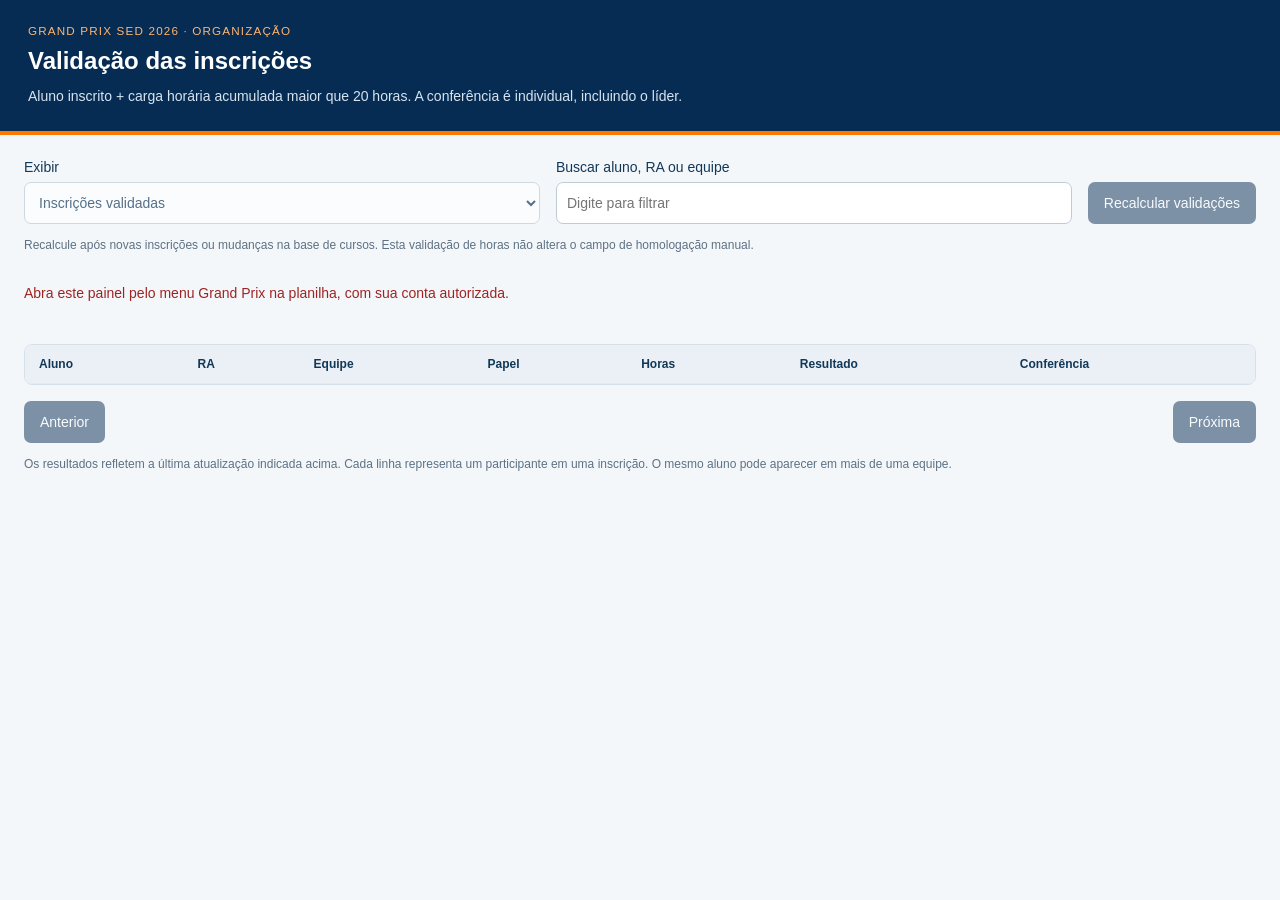
<file: Admin.html>
<!doctype html>
<html lang="pt-BR"><head><meta charset="utf-8"><meta name="viewport" content="width=device-width,initial-scale=1"><title>Validação das inscrições</title>
<style>
*{box-sizing:border-box}body{margin:0;background:#f4f7fa;color:#123858;font:14px Arial,sans-serif}header{padding:24px 28px;background:#062c54;color:white;border-bottom:4px solid #ff7900}h1{margin:0 0 10px;font-size:24px}header p{margin:0;color:#d7e4ef;line-height:1.6}main{padding:24px}button,input,select{font:inherit;border-radius:7px;min-height:42px}button{background:#062c54;color:white;padding:10px 16px;border:0;cursor:pointer}button:disabled{opacity:.5;cursor:wait}button:focus-visible,input:focus-visible,select:focus-visible{outline:3px solid #ff7900;outline-offset:2px}.toolbar{display:flex;gap:16px;align-items:end;flex-wrap:wrap}.toolbar label{display:grid;gap:7px;flex:1;min-width:170px}input,select{background:white;border:1px solid #bfccd8;padding:10px;width:100%;color:#123858}.message{padding:14px 0;line-height:1.6;min-height:50px}.error{color:#9e2424}.summary{display:flex;gap:12px;flex-wrap:wrap;margin:8px 0 18px}.summary span{background:white;border:1px solid #d9e3ec;border-radius:7px;padding:12px 16px}.table-wrap{overflow:auto;border:1px solid #d5e0ea;border-radius:8px;background:white;max-height:380px}table{width:100%;border-collapse:collapse;text-align:left;min-width:850px}th{position:sticky;top:0;background:#eaf0f6;font-size:12px;white-space:nowrap}th,td{padding:12px 14px;border-bottom:1px solid #e3eaf0;vertical-align:top}td{line-height:1.5}td:nth-child(5){text-align:right;white-space:nowrap}td small{display:block;color:#62768a;overflow-wrap:anywhere}footer{display:flex;justify-content:space-between;align-items:center;gap:12px;flex-wrap:wrap;margin-top:16px}.empty{padding:30px;text-align:center;color:#597086}.note{font-size:12px;color:#5d7184;line-height:1.6}.badge{font-size:12px;font-weight:bold;color:#23714c}header small{display:block;color:#ffb570;letter-spacing:.1em;margin-bottom:10px}
</style></head><body>
<header><small>GRAND PRIX SED 2026 · ORGANIZAÇÃO</small><h1>Validação das inscrições</h1><p>Aluno inscrito + carga horária acumulada maior que 20 horas. A conferência é individual, incluindo o líder.</p></header>
<main><div class="toolbar"><label>Exibir<select id="status"><option value="VALIDADA">Inscrições validadas</option><option value="TODAS">Todas as inscrições</option><option value="HORAS_INSUFICIENTES">Até 20 horas</option><option value="PENDENTE">Pendências de identificação ou dados</option></select></label><label>Buscar aluno, RA ou equipe<input id="busca" type="search" placeholder="Digite para filtrar"></label><button id="recalcular">Recalcular validações</button></div>
<p class="note">Recalcule após novas inscrições ou mudanças na base de cursos. Esta validação de horas não altera o campo de homologação manual.</p>
<div id="mensagem" class="message" role="status" aria-live="polite">Carregando…</div><div id="resumo" class="summary"></div>
<div class="table-wrap"><table><thead><tr><th>Aluno</th><th>RA</th><th>Equipe</th><th>Papel</th><th>Horas</th><th>Resultado</th><th>Conferência</th></tr></thead><tbody id="linhas"></tbody></table><div class="empty" id="vazio" hidden>Nenhuma inscrição encontrada neste filtro.</div></div>
<footer><button id="anterior">Anterior</button><span id="pagina"></span><button id="proxima">Próxima</button></footer>
<p class="note">Os resultados refletem a última atualização indicada acima. Cada linha representa um participante em uma inscrição. O mesmo aluno pode aparecer em mais de uma equipe.</p></main>
<script>
const $=id=>document.getElementById(id);let page=1,totalPages=1,busy=false,queryTimer;
const controls=['status','busca','recalcular','anterior','proxima'];
function loading(value){busy=value;controls.forEach(id=>$(id).disabled=value);if(!value){$('anterior').disabled=page<=1;$('proxima').disabled=page>=totalPages;}}
function failure(e){$('mensagem').textContent=e.message||'Não foi possível acessar a validação.';$('mensagem').className='message error';$('linhas').replaceChildren();$('resumo').replaceChildren();$('pagina').textContent='';loading(false);}
function render(data){
  $('linhas').replaceChildren();$('resumo').replaceChildren();$('mensagem').className='message';
  $('mensagem').textContent=data.atualizado_em?'Atualizado em '+new Date(data.atualizado_em).toLocaleString('pt-BR')+'. Use Recalcular para consultar os dados atuais.':'Nenhuma validação calculada. Clique em Recalcular validações.';
  for(const [label,value] of [['Inscrições analisadas',data.resumo.total],['Validadas por horas',data.resumo.validadas],['Até 20 horas',data.resumo.insuficientes],['Pendências',data.resumo.pendentes]]){const span=document.createElement('span');span.textContent=label+': '+value;$('resumo').append(span);}
  for(const row of data.linhas){const tr=document.createElement('tr');
    const horas=row.horas==null || String(row.horas).trim()==='' || !Number.isFinite(Number(row.horas)) ? '—' : Number(row.horas).toLocaleString('pt-BR');
    for(const value of [row.nome,row.ra,row.equipe,row.papel,horas,row.resultado,row.motivo]){const td=document.createElement('td');td.textContent=value;tr.append(td);}
    const small=document.createElement('small');small.textContent=row.protocolo;tr.children[2].append(small);$('linhas').append(tr);
  }
  page=data.pagina;totalPages=Math.max(1,data.paginas);$('pagina').textContent='Página '+page+' de '+totalPages+' · '+data.total_filtrado+' registros';$('vazio').hidden=data.linhas.length>0;loading(false);
}
function list(){if(busy)return;loading(true);$('mensagem').textContent='Consultando resultados…';google.script.run.withSuccessHandler(render).withFailureHandler(failure).listarValidacoes({pagina:page,status:$('status').value,busca:$('busca').value});}
$('recalcular').onclick=()=>{if(busy)return;loading(true);$('mensagem').textContent='Somando as horas e conferindo as inscrições…';google.script.run.withSuccessHandler(()=>{loading(false);page=1;list();}).withFailureHandler(failure).recalcularValidacoes();};
$('status').onchange=()=>{page=1;list();};$('busca').oninput=()=>{clearTimeout(queryTimer);queryTimer=setTimeout(()=>{page=1;list();},350);};$('anterior').onclick=()=>{page--;list();};$('proxima').onclick=()=>{page++;list();};
if(window.google?.script?.run){list();}else{failure({message:'Abra este painel pelo menu Grand Prix na planilha, com sua conta autorizada.'});controls.forEach(id=>$(id).disabled=true);}
</script></body></html>
</file>
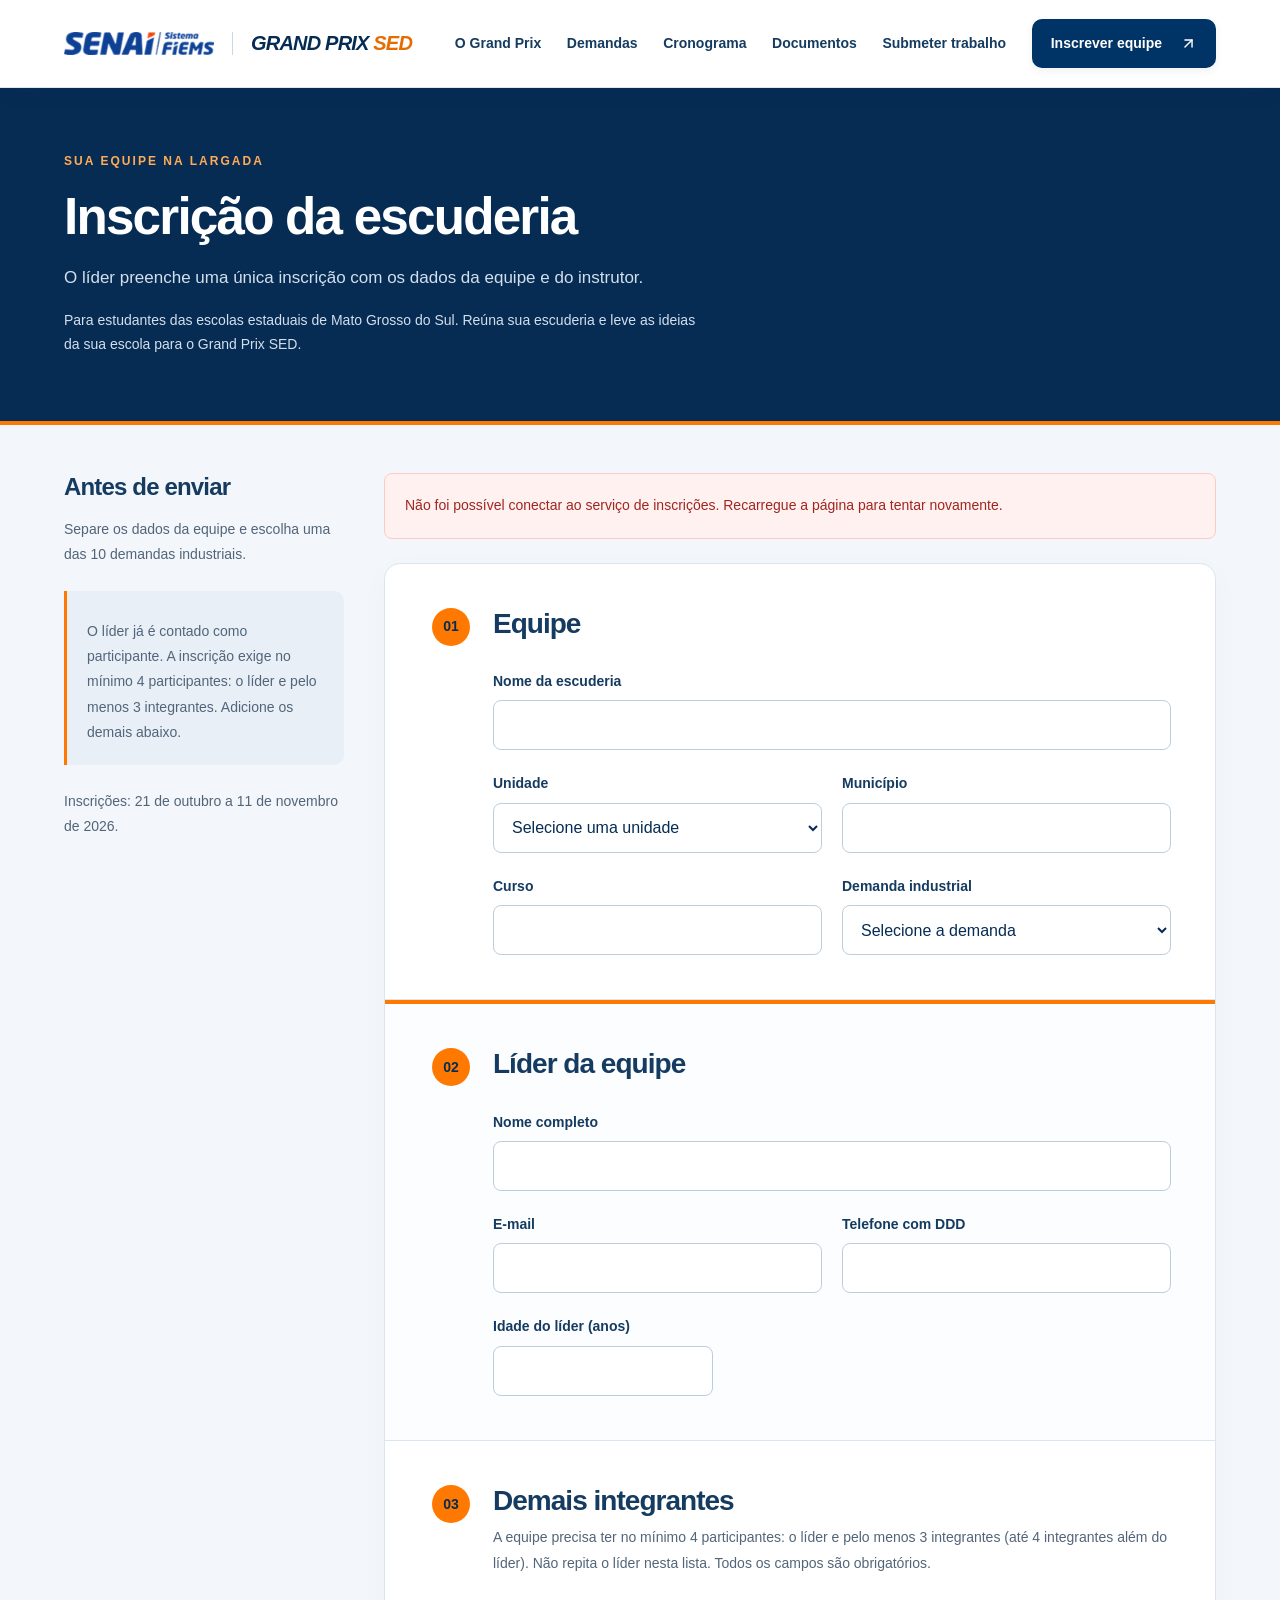
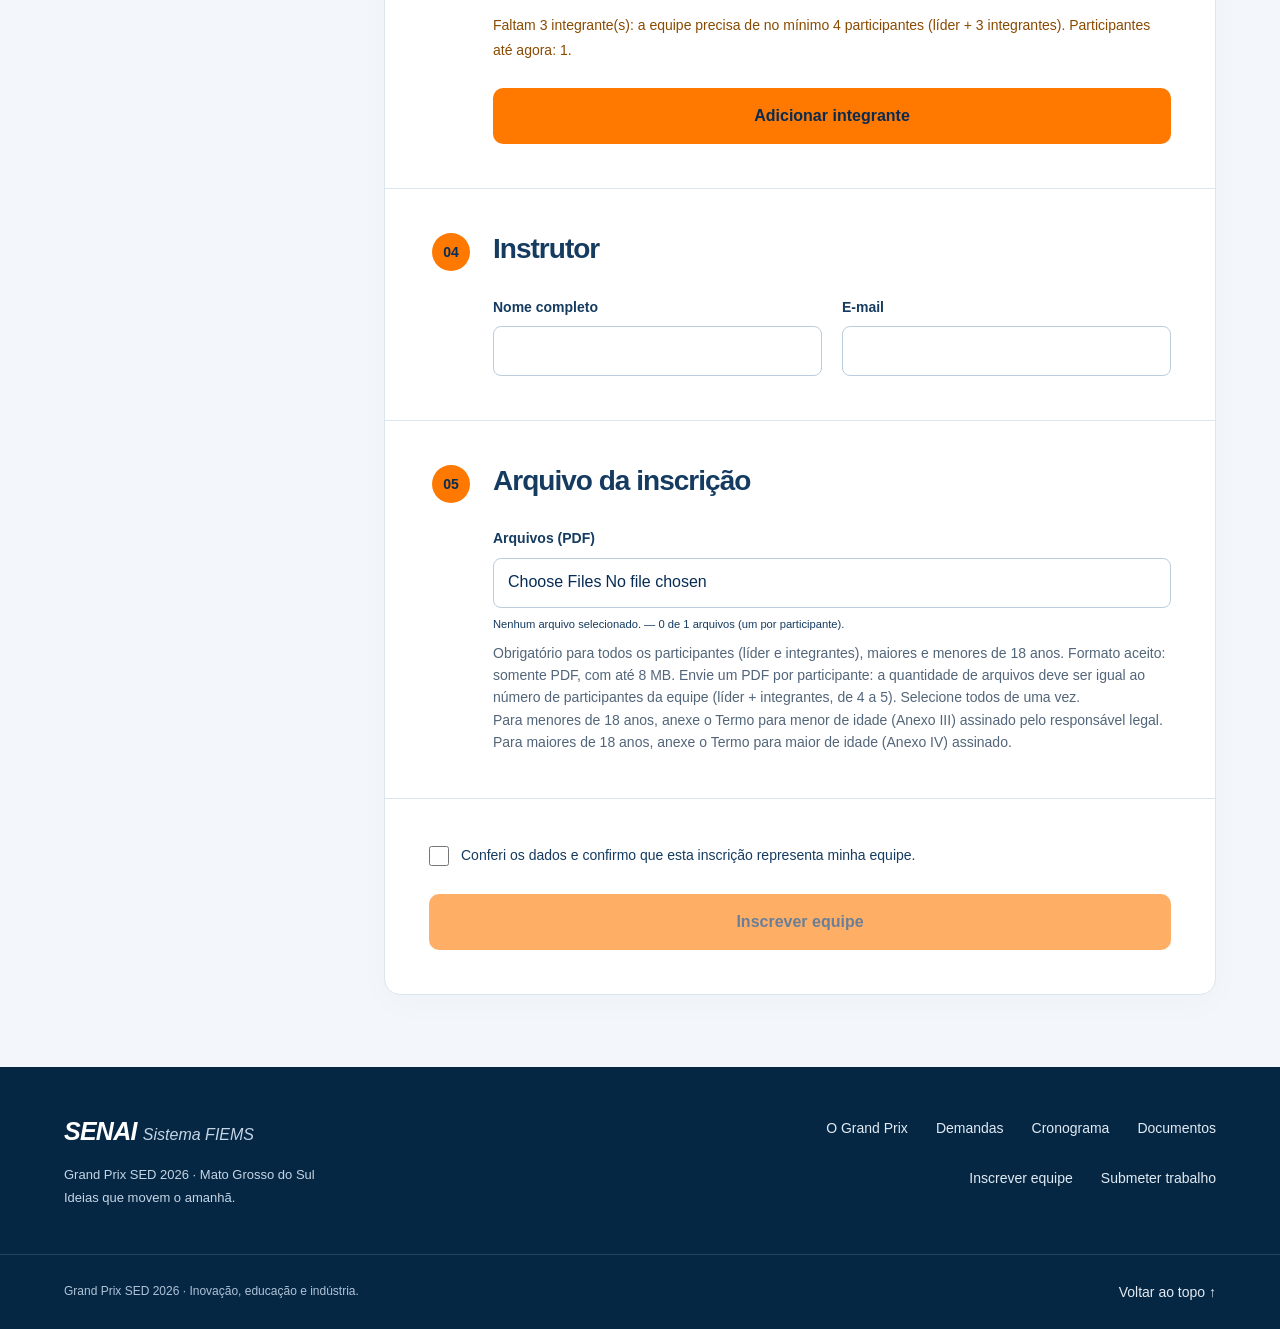
<file: inscricao.html>
<!doctype html><html lang="pt-BR"><head><meta charset="utf-8"><meta name="viewport" content="width=device-width,initial-scale=1"><title>Inscrição | Grand Prix SED 2026</title><link rel="icon" href="[data-uri]"><style>/*! tailwindcss v4.2.1 | MIT License | https://tailwindcss.com */
@layer properties{@supports (((-webkit-hyphens:none)) and (not (margin-trim:inline))) or ((-moz-orient:inline) and (not (color:rgb(from red r g b)))){:root,:host{--shimmer-angle:20deg}*,:before,:after{--tw-translate-x:0;--tw-translate-y:0;--tw-translate-z:0;--tw-rotate-x:initial;--tw-rotate-y:initial;--tw-rotate-z:initial;--tw-skew-x:initial;--tw-skew-y:initial;--tw-scroll-snap-strictness:proximity;--tw-space-x-reverse:0;--tw-border-style:solid;--tw-leading:initial;--tw-font-weight:initial;--tw-tracking:initial;--tw-ordinal:initial;--tw-slashed-zero:initial;--tw-numeric-figure:initial;--tw-numeric-spacing:initial;--tw-numeric-fraction:initial;--tw-shadow:0 0 #0000;--tw-shadow-color:initial;--tw-shadow-alpha:100%;--tw-inset-shadow:0 0 #0000;--tw-inset-shadow-color:initial;--tw-inset-shadow-alpha:100%;--tw-ring-color:initial;--tw-ring-shadow:0 0 #0000;--tw-inset-ring-color:initial;--tw-inset-ring-shadow:0 0 #0000;--tw-ring-inset:initial;--tw-ring-offset-width:0px;--tw-ring-offset-color:#fff;--tw-ring-offset-shadow:0 0 #0000;--tw-outline-style:solid;--tw-duration:initial;--tw-ease:initial;--tw-content:"";--tw-scale-x:1;--tw-scale-y:1;--tw-scale-z:1;--tw-animation-delay:0s;--tw-animation-direction:normal;--tw-animation-duration:initial;--tw-animation-fill-mode:none;--tw-animation-iteration-count:1;--tw-enter-blur:0;--tw-enter-opacity:1;--tw-enter-rotate:0;--tw-enter-scale:1;--tw-enter-translate-x:0;--tw-enter-translate-y:0;--tw-exit-blur:0;--tw-exit-opacity:1;--tw-exit-rotate:0;--tw-exit-scale:1;--tw-exit-translate-x:0;--tw-exit-translate-y:0;--scroll-fade-t:0px;--scroll-fade-b:0px;--scroll-fade-s:0px;--scroll-fade-e:0px;--scroll-fade-mask:initial;--shimmer-image:initial;--shimmer-text-fill:initial}::backdrop{--tw-translate-x:0;--tw-translate-y:0;--tw-translate-z:0;--tw-rotate-x:initial;--tw-rotate-y:initial;--tw-rotate-z:initial;--tw-skew-x:initial;--tw-skew-y:initial;--tw-scroll-snap-strictness:proximity;--tw-space-x-reverse:0;--tw-border-style:solid;--tw-leading:initial;--tw-font-weight:initial;--tw-tracking:initial;--tw-ordinal:initial;--tw-slashed-zero:initial;--tw-numeric-figure:initial;--tw-numeric-spacing:initial;--tw-numeric-fraction:initial;--tw-shadow:0 0 #0000;--tw-shadow-color:initial;--tw-shadow-alpha:100%;--tw-inset-shadow:0 0 #0000;--tw-inset-shadow-color:initial;--tw-inset-shadow-alpha:100%;--tw-ring-color:initial;--tw-ring-shadow:0 0 #0000;--tw-inset-ring-color:initial;--tw-inset-ring-shadow:0 0 #0000;--tw-ring-inset:initial;--tw-ring-offset-width:0px;--tw-ring-offset-color:#fff;--tw-ring-offset-shadow:0 0 #0000;--tw-outline-style:solid;--tw-duration:initial;--tw-ease:initial;--tw-content:"";--tw-scale-x:1;--tw-scale-y:1;--tw-scale-z:1;--tw-animation-delay:0s;--tw-animation-direction:normal;--tw-animation-duration:initial;--tw-animation-fill-mode:none;--tw-animation-iteration-count:1;--tw-enter-blur:0;--tw-enter-opacity:1;--tw-enter-rotate:0;--tw-enter-scale:1;--tw-enter-translate-x:0;--tw-enter-translate-y:0;--tw-exit-blur:0;--tw-exit-opacity:1;--tw-exit-rotate:0;--tw-exit-scale:1;--tw-exit-translate-x:0;--tw-exit-translate-y:0;--scroll-fade-t:0px;--scroll-fade-b:0px;--scroll-fade-s:0px;--scroll-fade-e:0px;--scroll-fade-mask:initial;--shimmer-image:initial;--shimmer-text-fill:initial}}}@layer theme{:root,:host{--color-black:#000;--color-white:#fff;--spacing:.25rem;--container-xs:20rem;--container-sm:24rem;--container-lg:32rem;--text-xs:.75rem;--text-xs--line-height:calc(1 / .75);--text-sm:.875rem;--text-sm--line-height:calc(1.25 / .875);--text-base:1rem;--text-base--line-height:calc(1.5 / 1);--text-lg:1.125rem;--text-lg--line-height:calc(1.75 / 1.125);--font-weight-normal:400;--font-weight-medium:500;--font-weight-semibold:600;--tracking-tight:-.025em;--tracking-widest:.1em;--leading-tight:1.25;--leading-snug:1.375;--leading-normal:1.5;--leading-relaxed:1.625;--radius-xs:.125rem;--ease-in-out:cubic-bezier(.4, 0, .2, 1);--animate-spin:spin 1s linear infinite;--animate-pulse:pulse 2s cubic-bezier(.4, 0, .6, 1) infinite;--aspect-video:16 / 9;--default-transition-duration:.15s;--default-transition-timing-function:cubic-bezier(.4, 0, .2, 1);--default-font-family:Arial, Helvetica, sans-serif;--default-mono-font-family:ui-monospace, SFMono-Regular, Menlo, Monaco, Consolas, "Liberation Mono", "Courier New", monospace;--color-border:var(--border)}}@layer base{*,:after,:before{box-sizing:border-box;border:0 solid;margin:0;padding:0}::backdrop{box-sizing:border-box;border:0 solid;margin:0;padding:0}::file-selector-button{box-sizing:border-box;border:0 solid;margin:0;padding:0}html,:host{-webkit-text-size-adjust:100%;tab-size:4;line-height:1.5;font-family:var(--default-font-family,ui-sans-serif, system-ui, sans-serif, "Apple Color Emoji", "Segoe UI Emoji", "Segoe UI Symbol", "Noto Color Emoji");font-feature-settings:var(--default-font-feature-settings,normal);font-variation-settings:var(--default-font-variation-settings,normal);-webkit-tap-highlight-color:transparent}hr{height:0;color:inherit;border-top-width:1px}abbr:where([title]){-webkit-text-decoration:underline dotted;text-decoration:underline dotted}h1,h2,h3,h4,h5,h6{font-size:inherit;font-weight:inherit}a{color:inherit;-webkit-text-decoration:inherit;-webkit-text-decoration:inherit;-webkit-text-decoration:inherit;-webkit-text-decoration:inherit;text-decoration:inherit}b,strong{font-weight:bolder}code,kbd,samp,pre{font-family:var(--default-mono-font-family,ui-monospace, SFMono-Regular, Menlo, Monaco, Consolas, "Liberation Mono", "Courier New", monospace);font-feature-settings:var(--default-mono-font-feature-settings,normal);font-variation-settings:var(--default-mono-font-variation-settings,normal);font-size:1em}small{font-size:80%}sub,sup{vertical-align:baseline;font-size:75%;line-height:0;position:relative}sub{bottom:-.25em}sup{top:-.5em}table{text-indent:0;border-color:inherit;border-collapse:collapse}:-moz-focusring{outline:auto}progress{vertical-align:baseline}summary{display:list-item}ol,ul,menu{list-style:none}img,svg,video,canvas,audio,iframe,embed,object{vertical-align:middle;display:block}img,video{max-width:100%;height:auto}button,input,select,optgroup,textarea{font:inherit;font-feature-settings:inherit;font-variation-settings:inherit;letter-spacing:inherit;color:inherit;opacity:1;background-color:#0000;border-radius:0}::file-selector-button{font:inherit;font-feature-settings:inherit;font-variation-settings:inherit;letter-spacing:inherit;color:inherit;opacity:1;background-color:#0000;border-radius:0}:where(select:is([multiple],[size])) optgroup{font-weight:bolder}:where(select:is([multiple],[size])) optgroup option{padding-inline-start:20px}::file-selector-button{margin-inline-end:4px}::placeholder{opacity:1}@supports (not ((-webkit-appearance:-apple-pay-button))) or (contain-intrinsic-size:1px){::placeholder{color:currentColor}@supports (color:color-mix(in lab, red, red)){::placeholder{color:color-mix(in oklab, currentcolor 50%, transparent)}}}textarea{resize:vertical}::-webkit-search-decoration{-webkit-appearance:none}::-webkit-date-and-time-value{min-height:1lh;text-align:inherit}::-webkit-datetime-edit{display:inline-flex}::-webkit-datetime-edit-fields-wrapper{padding:0}::-webkit-datetime-edit{padding-block:0}::-webkit-datetime-edit-year-field{padding-block:0}::-webkit-datetime-edit-month-field{padding-block:0}::-webkit-datetime-edit-day-field{padding-block:0}::-webkit-datetime-edit-hour-field{padding-block:0}::-webkit-datetime-edit-minute-field{padding-block:0}::-webkit-datetime-edit-second-field{padding-block:0}::-webkit-datetime-edit-millisecond-field{padding-block:0}::-webkit-datetime-edit-meridiem-field{padding-block:0}::-webkit-calendar-picker-indicator{line-height:1}:-moz-ui-invalid{box-shadow:none}button,input:where([type=button],[type=reset],[type=submit]){-webkit-appearance:button;appearance:button}::file-selector-button{-webkit-appearance:button;appearance:button}::-webkit-inner-spin-button{height:auto}::-webkit-outer-spin-button{height:auto}[hidden]:where(:not([hidden=until-found])){display:none!important}}@layer components;@layer utilities{.\@container\/card-header{container:card-header/inline-size}.\@container\/field-group{container:field-group/inline-size}.pointer-events-none{pointer-events:none}.invisible{visibility:hidden}.visible{visibility:visible}.sr-only{clip-path:inset(50%);white-space:nowrap;border-width:0;width:1px;height:1px;margin:-1px;padding:0;position:absolute;overflow:hidden}.absolute{position:absolute}.fixed{position:fixed}.relative{position:relative}.inset-0{inset:calc(var(--spacing) * 0)}.inset-x-0{inset-inline:calc(var(--spacing) * 0)}.inset-y-0{inset-block:calc(var(--spacing) * 0)}.inset-s-1\/2{inset-inline-start:50%}.start{inset-inline-start:var(--spacing)}.end{inset-inline-end:var(--spacing)}.-top-12{top:calc(var(--spacing) * -12)}.top-0{top:calc(var(--spacing) * 0)}.top-1\.5{top:calc(var(--spacing) * 1.5)}.top-1\/2{top:50%}.top-3\.5{top:calc(var(--spacing) * 3.5)}.top-4{top:calc(var(--spacing) * 4)}.top-\[1px\]{top:1px}.top-\[50\%\]{top:50%}.top-\[60\%\]{top:60%}.top-full{top:100%}.-right-12{right:calc(var(--spacing) * -12)}.right-0{right:calc(var(--spacing) * 0)}.right-1{right:calc(var(--spacing) * 1)}.right-2{right:calc(var(--spacing) * 2)}.right-3{right:calc(var(--spacing) * 3)}.right-3\.5{right:calc(var(--spacing) * 3.5)}.right-4{right:calc(var(--spacing) * 4)}.-bottom-12{bottom:calc(var(--spacing) * -12)}.bottom-0{bottom:calc(var(--spacing) * 0)}.-left-12{left:calc(var(--spacing) * -12)}.left-0{left:calc(var(--spacing) * 0)}.left-1\/2{left:50%}.left-2{left:calc(var(--spacing) * 2)}.left-3{left:calc(var(--spacing) * 3)}.left-\[50\%\]{left:50%}.isolate{isolation:isolate}.z-10{z-index:10}.z-20{z-index:20}.z-50{z-index:50}.z-\[1\]{z-index:1}.order-first{order:-9999}.order-last{order:9999}.col-start-2{grid-column-start:2}.row-span-2{grid-row:span 2/span 2}.row-start-1{grid-row-start:1}.m-0\!{margin:calc(var(--spacing) * 0)!important}.-mx-1{margin-inline:calc(var(--spacing) * -1)}.mx-2{margin-inline:calc(var(--spacing) * 2)}.mx-3\.5{margin-inline:calc(var(--spacing) * 3.5)}.mx-auto{margin-inline:auto}.-my-2{margin-block:calc(var(--spacing) * -2)}.my-0{margin-block:calc(var(--spacing) * 0)}.my-0\.5{margin-block:calc(var(--spacing) * .5)}.my-1{margin-block:calc(var(--spacing) * 1)}.-mt-4{margin-top:calc(var(--spacing) * -4)}.mt-0\.5{margin-top:calc(var(--spacing) * .5)}.mt-1\.5{margin-top:calc(var(--spacing) * 1.5)}.mt-2{margin-top:calc(var(--spacing) * 2)}.mt-4{margin-top:calc(var(--spacing) * 4)}.mt-auto{margin-top:auto}.mb-2{margin-bottom:calc(var(--spacing) * 2)}.mb-3{margin-bottom:calc(var(--spacing) * 3)}.-ml-1{margin-left:calc(var(--spacing) * -1)}.-ml-4{margin-left:calc(var(--spacing) * -4)}.ml-1{margin-left:calc(var(--spacing) * 1)}.ml-4{margin-left:calc(var(--spacing) * 4)}.ml-auto{margin-left:auto}.line-clamp-1{-webkit-line-clamp:1;-webkit-box-orient:vertical;display:-webkit-box;overflow:hidden}.line-clamp-2{-webkit-line-clamp:2;-webkit-box-orient:vertical;display:-webkit-box;overflow:hidden}.scrollbar-none{scrollbar-width:none}.scrollbar-none::-webkit-scrollbar{display:none}.block{display:block}.flex{display:flex}.grid{display:grid}.hidden{display:none}.inline-flex{display:inline-flex}.table{display:table}.table-caption{display:table-caption}.table-cell{display:table-cell}.table-row{display:table-row}.field-sizing-content{field-sizing:content}.aspect-square{aspect-ratio:1}.aspect-video{aspect-ratio:var(--aspect-video)}.size-\(--cell-size\){width:var(--cell-size);height:var(--cell-size)}.size-2{width:calc(var(--spacing) * 2);height:calc(var(--spacing) * 2)}.size-2\.5{width:calc(var(--spacing) * 2.5);height:calc(var(--spacing) * 2.5)}.size-3{width:calc(var(--spacing) * 3);height:calc(var(--spacing) * 3)}.size-3\.5{width:calc(var(--spacing) * 3.5);height:calc(var(--spacing) * 3.5)}.size-4{width:calc(var(--spacing) * 4);height:calc(var(--spacing) * 4)}.size-6{width:calc(var(--spacing) * 6);height:calc(var(--spacing) * 6)}.size-7{width:calc(var(--spacing) * 7);height:calc(var(--spacing) * 7)}.size-8{width:calc(var(--spacing) * 8);height:calc(var(--spacing) * 8)}.size-9{width:calc(var(--spacing) * 9);height:calc(var(--spacing) * 9)}.size-10{width:calc(var(--spacing) * 10);height:calc(var(--spacing) * 10)}.size-16{width:calc(var(--spacing) * 16);height:calc(var(--spacing) * 16)}.size-auto{width:auto;height:auto}.size-full{width:100%;height:100%}.h-\(--cell-size\){height:var(--cell-size)}.h-1\.5{height:calc(var(--spacing) * 1.5)}.h-2{height:calc(var(--spacing) * 2)}.h-2\.5{height:calc(var(--spacing) * 2.5)}.h-4{height:calc(var(--spacing) * 4)}.h-5{height:calc(var(--spacing) * 5)}.h-6{height:calc(var(--spacing) * 6)}.h-7{height:calc(var(--spacing) * 7)}.h-8{height:calc(var(--spacing) * 8)}.h-9{height:calc(var(--spacing) * 9)}.h-10{height:calc(var(--spacing) * 10)}.h-12{height:calc(var(--spacing) * 12)}.h-\[calc\(--spacing\(5\.5\)\)\]{height:calc(calc(var(--spacing) * 5.5))}.h-\[calc\(100\%-1px\)\]{height:calc(100% - 1px)}.h-\[var\(--radix-navigation-menu-viewport-height\)\]{height:var(--radix-navigation-menu-viewport-height)}.h-\[var\(--radix-select-trigger-height\)\]{height:var(--radix-select-trigger-height)}.h-auto{height:auto}.h-full{height:100%}.h-max{height:max-content}.h-px{height:1px}.h-svh{height:100svh}.max-h-\(--radix-context-menu-content-available-height\){max-height:var(--radix-context-menu-content-available-height)}.max-h-\(--radix-dropdown-menu-content-available-height\){max-height:var(--radix-dropdown-menu-content-available-height)}.max-h-\(--radix-select-content-available-height\){max-height:var(--radix-select-content-available-height)}.max-h-96{max-height:calc(var(--spacing) * 96)}.max-h-\[300px\]{max-height:300px}.max-h-\[min\(calc\(--spacing\(96\)---spacing\(9\)\)\,calc\(var\(--available-height\)---spacing\(9\)\)\)\]{max-height:min(calc(calc(var(--spacing) * 96) - calc(var(--spacing) * 9)), calc(var(--available-height) - calc(var(--spacing) * 9)))}.min-h-0{min-height:calc(var(--spacing) * 0)}.min-h-4{min-height:calc(var(--spacing) * 4)}.min-h-9{min-height:calc(var(--spacing) * 9)}.min-h-16{min-height:calc(var(--spacing) * 16)}.min-h-full{min-height:100%}.min-h-svh{min-height:100svh}.w-\(--anchor-width\){width:var(--anchor-width)}.w-\(--cell-size\){width:var(--cell-size)}.w-\(--sidebar-width\){width:var(--sidebar-width)}.w-0{width:calc(var(--spacing) * 0)}.w-1{width:calc(var(--spacing) * 1)}.w-2{width:calc(var(--spacing) * 2)}.w-2\.5{width:calc(var(--spacing) * 2.5)}.w-3{width:calc(var(--spacing) * 3)}.w-3\/4{width:75%}.w-4{width:calc(var(--spacing) * 4)}.w-5{width:calc(var(--spacing) * 5)}.w-9{width:calc(var(--spacing) * 9)}.w-10{width:calc(var(--spacing) * 10)}.w-24{width:calc(var(--spacing) * 24)}.w-64{width:calc(var(--spacing) * 64)}.w-72{width:calc(var(--spacing) * 72)}.w-\[100px\]{width:100px}.w-auto{width:auto}.w-fit{width:fit-content}.w-full{width:100%}.w-max{width:max-content}.w-px{width:1px}.max-w-\(--available-width\){max-width:var(--available-width)}.max-w-\(--skeleton-width\){max-width:var(--skeleton-width)}.max-w-\[80\%\]{max-width:80%}.max-w-\[calc\(100\%-2rem\)\]{max-width:calc(100% - 2rem)}.max-w-full{max-width:100%}.max-w-max{max-width:max-content}.max-w-sm{max-width:var(--container-sm)}.min-w-\(--cell-size\){min-width:var(--cell-size)}.min-w-0{min-width:calc(var(--spacing) * 0)}.min-w-5{min-width:calc(var(--spacing) * 5)}.min-w-8{min-width:calc(var(--spacing) * 8)}.min-w-9{min-width:calc(var(--spacing) * 9)}.min-w-10{min-width:calc(var(--spacing) * 10)}.min-w-16{min-width:calc(var(--spacing) * 16)}.min-w-40{min-width:calc(var(--spacing) * 40)}.min-w-\[8rem\]{min-width:8rem}.min-w-\[12rem\]{min-width:12rem}.min-w-\[calc\(var\(--anchor-width\)\+--spacing\(7\)\)\]{min-width:calc(var(--anchor-width) + calc(var(--spacing) * 7))}.min-w-\[var\(--radix-select-trigger-width\)\]{min-width:var(--radix-select-trigger-width)}.flex-1{flex:1}.shrink-0{flex-shrink:0}.grow{flex-grow:1}.grow-0{flex-grow:0}.basis-full{flex-basis:100%}.caption-bottom{caption-side:bottom}.border-collapse{border-collapse:collapse}.origin-\(--radix-context-menu-content-transform-origin\){transform-origin:var(--radix-context-menu-content-transform-origin)}.origin-\(--radix-dropdown-menu-content-transform-origin\){transform-origin:var(--radix-dropdown-menu-content-transform-origin)}.origin-\(--radix-hover-card-content-transform-origin\){transform-origin:var(--radix-hover-card-content-transform-origin)}.origin-\(--radix-menubar-content-transform-origin\){transform-origin:var(--radix-menubar-content-transform-origin)}.origin-\(--radix-popover-content-transform-origin\){transform-origin:var(--radix-popover-content-transform-origin)}.origin-\(--radix-select-content-transform-origin\){transform-origin:var(--radix-select-content-transform-origin)}.origin-\(--radix-tooltip-content-transform-origin\){transform-origin:var(--radix-tooltip-content-transform-origin)}.origin-\(--transform-origin\){transform-origin:var(--transform-origin)}.-translate-x-1\/2{--tw-translate-x:calc(calc(1 / 2 * 100%) * -1);translate:var(--tw-translate-x) var(--tw-translate-y)}.-translate-x-px{--tw-translate-x:-1px;translate:var(--tw-translate-x) var(--tw-translate-y)}.translate-x-\[-50\%\]{--tw-translate-x:-50%;translate:var(--tw-translate-x) var(--tw-translate-y)}.translate-x-px{--tw-translate-x:1px;translate:var(--tw-translate-x) var(--tw-translate-y)}.-translate-y-1\/2{--tw-translate-y:calc(calc(1 / 2 * 100%) * -1);translate:var(--tw-translate-x) var(--tw-translate-y)}.-translate-y-3\/4{--tw-translate-y:calc(calc(3 / 4 * 100%) * -1);translate:var(--tw-translate-x) var(--tw-translate-y)}.translate-y-0\.5{--tw-translate-y:calc(var(--spacing) * .5);translate:var(--tw-translate-x) var(--tw-translate-y)}.translate-y-3\/4{--tw-translate-y:calc(3 / 4 * 100%);translate:var(--tw-translate-x) var(--tw-translate-y)}.translate-y-\[-50\%\]{--tw-translate-y:-50%;translate:var(--tw-translate-x) var(--tw-translate-y)}.translate-y-\[calc\(-50\%_-_2px\)\]{--tw-translate-y:calc(-50% - 2px);translate:var(--tw-translate-x) var(--tw-translate-y)}.rotate-45{rotate:45deg}.rotate-90{rotate:90deg}.transform{transform:var(--tw-rotate-x,) var(--tw-rotate-y,) var(--tw-rotate-z,) var(--tw-skew-x,) var(--tw-skew-y,)}.scroll-fade-x{--_scroll-fade-size-s:var(--scroll-fade-s-size,var(--scroll-fade-size,min(12%, calc(var(--spacing) * 10))));--_scroll-fade-size-e:var(--scroll-fade-e-size,var(--scroll-fade-size,min(12%, calc(var(--spacing) * 10))));--scroll-fade-inline:linear-gradient(to right, transparent 0, #000 var(--scroll-fade-s,0px), #000 calc(100% - var(--scroll-fade-e,0px)), transparent 100%)}.scroll-fade-x:where([dir=rtl],[dir=rtl] *){--scroll-fade-inline:linear-gradient(to left, transparent 0, #000 var(--scroll-fade-s,0px), #000 calc(100% - var(--scroll-fade-e,0px)), transparent 100%)}.scroll-fade-x{-webkit-mask-image:var(--scroll-fade-mask,var(--scroll-fade-inline));-webkit-mask-image:var(--scroll-fade-mask,var(--scroll-fade-inline));-webkit-mask-image:var(--scroll-fade-mask,var(--scroll-fade-inline));-webkit-mask-image:var(--scroll-fade-mask,var(--scroll-fade-inline));mask-image:var(--scroll-fade-mask,var(--scroll-fade-inline));-webkit-mask-composite:source-in;-webkit-mask-composite:source-in;-webkit-mask-composite:source-in;-webkit-mask-repeat:no-repeat;mask-repeat:no-repeat;-webkit-mask-composite:source-in;mask-composite:intersect}@supports (animation-timeline:scroll()){.scroll-fade-x{animation:1ms ease-in-out scroll-fade-reveal-s,1ms ease-in-out scroll-fade-reveal-e;animation-timeline:scroll(self inline),scroll(self inline);animation-range:0 var(--scroll-fade-reveal,calc(var(--spacing) * 24)), calc(100% - var(--scroll-fade-reveal,calc(var(--spacing) * 24))) 100%;animation-fill-mode:both}}@supports not (animation-timeline:scroll()){.scroll-fade-x{--scroll-fade-s:var(--_scroll-fade-size-s);--scroll-fade-e:var(--_scroll-fade-size-e)}}.scroll-fade-b{--_scroll-fade-size-b:var(--scroll-fade-b-size,var(--scroll-fade-size,min(12%, calc(var(--spacing) * 10))));--scroll-fade-mask:linear-gradient(to bottom, #000 0, #000 calc(100% - var(--scroll-fade-b,0px)), transparent 100%);-webkit-mask-image:var(--scroll-fade-mask);-webkit-mask-image:var(--scroll-fade-mask);-webkit-mask-image:var(--scroll-fade-mask);-webkit-mask-image:var(--scroll-fade-mask);mask-image:var(--scroll-fade-mask);-webkit-mask-composite:source-in;-webkit-mask-composite:source-in;-webkit-mask-composite:source-in;-webkit-mask-repeat:no-repeat;mask-repeat:no-repeat;-webkit-mask-composite:source-in;mask-composite:intersect}@supports (animation-timeline:scroll()){.scroll-fade-b{animation:1ms ease-in-out scroll-fade-reveal-b;animation-timeline:scroll(self y);animation-range:calc(100% - var(--scroll-fade-reveal,calc(var(--spacing) * 24))) 100%;animation-fill-mode:both}}@supports not (animation-timeline:scroll()){.scroll-fade-b{--scroll-fade-b:var(--_scroll-fade-size-b)}}.animate-caret-blink{animation:1.25s ease-out infinite caret-blink}.animate-in{animation:enter var(--tw-animation-duration,var(--tw-duration,.15s))var(--tw-ease,ease)var(--tw-animation-delay,0s)var(--tw-animation-iteration-count,1)var(--tw-animation-direction,normal)var(--tw-animation-fill-mode,none)}.animate-pulse{animation:var(--animate-pulse)}.animate-spin{animation:var(--animate-spin)}.cursor-default{cursor:default}.cursor-text{cursor:text}.touch-none{touch-action:none}.resize-none{resize:none}.snap-x{scroll-snap-type:x var(--tw-scroll-snap-strictness)}.snap-mandatory{--tw-scroll-snap-strictness:mandatory}.scroll-my-1{scroll-margin-block:calc(var(--spacing) * 1)}.scroll-px-1{scroll-padding-inline:calc(var(--spacing) * 1)}.scroll-py-1{scroll-padding-block:calc(var(--spacing) * 1)}.list-disc{list-style-type:disc}.list-none{list-style-type:none}.appearance-none{-webkit-appearance:none;appearance:none}.auto-rows-min{grid-auto-rows:min-content}.grid-cols-\[0_1fr\]{grid-template-columns:0 1fr}.grid-rows-\[auto_1fr\]{grid-template-rows:auto 1fr}.grid-rows-\[auto_auto\]{grid-template-rows:auto auto}.flex-col{flex-direction:column}.flex-col-reverse{flex-direction:column-reverse}.flex-row{flex-direction:row}.flex-wrap{flex-wrap:wrap}.place-content-center{place-content:center}.place-items-center{place-items:center}.items-center{align-items:center}.items-end{align-items:flex-end}.items-start{align-items:flex-start}.items-stretch{align-items:stretch}.justify-between{justify-content:space-between}.justify-center{justify-content:center}.justify-start{justify-content:flex-start}.justify-items-start{justify-items:start}.gap-0\.5{gap:calc(var(--spacing) * .5)}.gap-1{gap:calc(var(--spacing) * 1)}.gap-1\.5{gap:calc(var(--spacing) * 1.5)}.gap-2{gap:calc(var(--spacing) * 2)}.gap-2\.5{gap:calc(var(--spacing) * 2.5)}.gap-3{gap:calc(var(--spacing) * 3)}.gap-4{gap:calc(var(--spacing) * 4)}.gap-6{gap:calc(var(--spacing) * 6)}.gap-7{gap:calc(var(--spacing) * 7)}.gap-8{gap:calc(var(--spacing) * 8)}.gap-\[--spacing\(var\(--gap\)\)\]{gap:calc(var(--spacing) * var(--gap))}:where(.-space-x-2>:not(:last-child)){--tw-space-x-reverse:0;margin-inline-start:calc(calc(var(--spacing) * -2) * var(--tw-space-x-reverse));margin-inline-end:calc(calc(var(--spacing) * -2) * calc(1 - var(--tw-space-x-reverse)))}.gap-y-0\.5{row-gap:calc(var(--spacing) * .5)}.self-end{align-self:flex-end}.self-start{align-self:flex-start}.self-stretch{align-self:stretch}.justify-self-end{justify-self:flex-end}.truncate{text-overflow:ellipsis;white-space:nowrap;overflow:hidden}.overflow-auto{overflow:auto}.overflow-hidden{overflow:hidden}.overflow-x-auto{overflow-x:auto}.overflow-x-hidden{overflow-x:hidden}.overflow-y-auto{overflow-y:auto}.overscroll-contain{overscroll-behavior:contain}.overscroll-x-contain{overscroll-behavior-x:contain}.rounded-\[2px\]{border-radius:2px}.rounded-\[4px\]{border-radius:4px}.rounded-\[calc\(var\(--radius\)-5px\)\]{border-radius:calc(var(--radius) - 5px)}.rounded-\[inherit\]{border-radius:inherit}.rounded-full{border-radius:3.40282e38px}.rounded-lg{border-radius:var(--radius)}.rounded-md{border-radius:calc(var(--radius) - 2px)}.rounded-none{border-radius:0}.rounded-sm{border-radius:calc(var(--radius) - 4px)}.rounded-xl{border-radius:calc(var(--radius) + 4px)}.rounded-xs{border-radius:var(--radius-xs)}.rounded-l-md{border-top-left-radius:calc(var(--radius) - 2px);border-bottom-left-radius:calc(var(--radius) - 2px)}.rounded-tl-sm{border-top-left-radius:calc(var(--radius) - 4px)}.rounded-r-md{border-top-right-radius:calc(var(--radius) - 2px);border-bottom-right-radius:calc(var(--radius) - 2px)}.border{border-style:var(--tw-border-style);border-width:1px}.border-0{border-style:var(--tw-border-style);border-width:0}.border-\[1\.5px\]{border-style:var(--tw-border-style);border-width:1.5px}.border-y{border-block-style:var(--tw-border-style);border-block-width:1px}.border-t{border-top-style:var(--tw-border-style);border-top-width:1px}.border-r{border-right-style:var(--tw-border-style);border-right-width:1px}.border-b{border-bottom-style:var(--tw-border-style);border-bottom-width:1px}.border-l{border-left-style:var(--tw-border-style);border-left-width:1px}.border-dashed{--tw-border-style:dashed;border-style:dashed}.border-none{--tw-border-style:none;border-style:none}.border-\(--color-border\){border-color:var(--color-border)}.border-border,.border-border\/50{border-color:var(--border)}@supports (color:color-mix(in lab, red, red)){.border-border\/50{border-color:color-mix(in oklab, var(--border) 50%, transparent)}}.border-input{border-color:var(--input)}.border-primary{border-color:var(--primary)}.border-sidebar-border{border-color:var(--sidebar-border)}.border-transparent{border-color:#0000}.border-t-transparent{border-top-color:#0000}.border-l-transparent{border-left-color:#0000}.bg-\(--color-bg\){background-color:var(--color-bg)}.bg-\[Canvas\]{background-color:canvas}.bg-accent{background-color:var(--accent)}.bg-background{background-color:var(--background)}.bg-black\/50{background-color:#00000080}@supports (color:color-mix(in lab, red, red)){.bg-black\/50{background-color:color-mix(in oklab, var(--color-black) 50%, transparent)}}.bg-border{background-color:var(--border)}.bg-card{background-color:var(--card)}.bg-destructive{background-color:var(--destructive)}.bg-foreground{background-color:var(--foreground)}.bg-input{background-color:var(--input)}.bg-muted,.bg-muted\/50{background-color:var(--muted)}@supports (color:color-mix(in lab, red, red)){.bg-muted\/50{background-color:color-mix(in oklab, var(--muted) 50%, transparent)}}.bg-popover{background-color:var(--popover)}.bg-primary,.bg-primary\/20{background-color:var(--primary)}@supports (color:color-mix(in lab, red, red)){.bg-primary\/20{background-color:color-mix(in oklab, var(--primary) 20%, transparent)}}.bg-secondary{background-color:var(--secondary)}.bg-sidebar{background-color:var(--sidebar)}.bg-sidebar-border{background-color:var(--sidebar-border)}.bg-transparent{background-color:#0000}.bg-white{background-color:var(--color-white)}.bg-clip-padding{background-clip:padding-box}.fill-current{fill:currentColor}.fill-foreground{fill:var(--foreground)}.fill-primary{fill:var(--primary)}.p-0{padding:calc(var(--spacing) * 0)}.p-1{padding:calc(var(--spacing) * 1)}.p-2{padding:calc(var(--spacing) * 2)}.p-3{padding:calc(var(--spacing) * 3)}.p-4{padding:calc(var(--spacing) * 4)}.p-6{padding:calc(var(--spacing) * 6)}.p-\[3px\]{padding:3px}.p-px{padding:1px}.px-\(--cell-size\){padding-inline:var(--cell-size)}.px-1{padding-inline:calc(var(--spacing) * 1)}.px-1\.5{padding-inline:calc(var(--spacing) * 1.5)}.px-2{padding-inline:calc(var(--spacing) * 2)}.px-2\.5{padding-inline:calc(var(--spacing) * 2.5)}.px-3{padding-inline:calc(var(--spacing) * 3)}.px-4{padding-inline:calc(var(--spacing) * 4)}.px-6{padding-inline:calc(var(--spacing) * 6)}.py-0\.5{padding-block:calc(var(--spacing) * .5)}.py-1{padding-block:calc(var(--spacing) * 1)}.py-1\.5{padding-block:calc(var(--spacing) * 1.5)}.py-2{padding-block:calc(var(--spacing) * 2)}.py-3{padding-block:calc(var(--spacing) * 3)}.py-4{padding-block:calc(var(--spacing) * 4)}.py-6{padding-block:calc(var(--spacing) * 6)}.pt-0{padding-top:calc(var(--spacing) * 0)}.pt-3{padding-top:calc(var(--spacing) * 3)}.pt-4{padding-top:calc(var(--spacing) * 4)}.pr-1{padding-right:calc(var(--spacing) * 1)}.pr-2{padding-right:calc(var(--spacing) * 2)}.pr-2\.5{padding-right:calc(var(--spacing) * 2.5)}.pr-3{padding-right:calc(var(--spacing) * 3)}.pr-8{padding-right:calc(var(--spacing) * 8)}.pr-9{padding-right:calc(var(--spacing) * 9)}.pb-2{padding-bottom:calc(var(--spacing) * 2)}.pb-3{padding-bottom:calc(var(--spacing) * 3)}.pb-4{padding-bottom:calc(var(--spacing) * 4)}.pl-2{padding-left:calc(var(--spacing) * 2)}.pl-3{padding-left:calc(var(--spacing) * 3)}.pl-4{padding-left:calc(var(--spacing) * 4)}.pl-8{padding-left:calc(var(--spacing) * 8)}.text-center{text-align:center}.text-left{text-align:left}.align-middle{vertical-align:middle}.font-mono{font-family:ui-monospace,SFMono-Regular,Menlo,Monaco,Consolas,Liberation Mono,Courier New,monospace}.font-sans{font-family:Arial,Helvetica,sans-serif}.text-base{font-size:var(--text-base);line-height:var(--tw-leading,var(--text-base--line-height))}.text-lg{font-size:var(--text-lg);line-height:var(--tw-leading,var(--text-lg--line-height))}.text-sm{font-size:var(--text-sm);line-height:var(--tw-leading,var(--text-sm--line-height))}.text-sm\/relaxed{font-size:var(--text-sm);line-height:var(--leading-relaxed)}.text-xs{font-size:var(--text-xs);line-height:var(--tw-leading,var(--text-xs--line-height))}.text-\[0\.8rem\]{font-size:.8rem}.leading-none{--tw-leading:1;line-height:1}.leading-normal{--tw-leading:var(--leading-normal);line-height:var(--leading-normal)}.leading-relaxed{--tw-leading:var(--leading-relaxed);line-height:var(--leading-relaxed)}.leading-snug{--tw-leading:var(--leading-snug);line-height:var(--leading-snug)}.leading-tight{--tw-leading:var(--leading-tight);line-height:var(--leading-tight)}.font-medium{--tw-font-weight:var(--font-weight-medium);font-weight:var(--font-weight-medium)}.font-normal{--tw-font-weight:var(--font-weight-normal);font-weight:var(--font-weight-normal)}.font-semibold{--tw-font-weight:var(--font-weight-semibold);font-weight:var(--font-weight-semibold)}.tracking-tight{--tw-tracking:var(--tracking-tight);letter-spacing:var(--tracking-tight)}.tracking-widest{--tw-tracking:var(--tracking-widest);letter-spacing:var(--tracking-widest)}.text-balance{text-wrap:balance}.break-words,.wrap-break-word{overflow-wrap:break-word}.whitespace-nowrap{white-space:nowrap}.text-\[CanvasText\]{color:canvastext}.text-accent-foreground{color:var(--accent-foreground)}.text-background{color:var(--background)}.text-card-foreground{color:var(--card-foreground)}.text-current{color:currentColor}.text-destructive{color:var(--destructive)}.text-foreground,.text-foreground\/60{color:var(--foreground)}@supports (color:color-mix(in lab, red, red)){.text-foreground\/60{color:color-mix(in oklab, var(--foreground) 60%, transparent)}}.text-muted-foreground{color:var(--muted-foreground)}.text-popover-foreground{color:var(--popover-foreground)}.text-primary{color:var(--primary)}.text-primary-foreground{color:var(--primary-foreground)}.text-secondary-foreground{color:var(--secondary-foreground)}.text-sidebar-foreground,.text-sidebar-foreground\/70{color:var(--sidebar-foreground)}@supports (color:color-mix(in lab, red, red)){.text-sidebar-foreground\/70{color:color-mix(in oklab, var(--sidebar-foreground) 70%, transparent)}}.text-white{color:var(--color-white)}.tabular-nums{--tw-numeric-spacing:tabular-nums;font-variant-numeric:var(--tw-ordinal,) var(--tw-slashed-zero,) var(--tw-numeric-figure,) var(--tw-numeric-spacing,) var(--tw-numeric-fraction,)}.underline-offset-4{text-underline-offset:4px}.opacity-0{opacity:0}.opacity-50{opacity:.5}.opacity-60{opacity:.6}.opacity-70{opacity:.7}.shadow{--tw-shadow:0 1px 3px 0 var(--tw-shadow-color,#0000001a), 0 1px 2px -1px var(--tw-shadow-color,#0000001a);box-shadow:var(--tw-inset-shadow), var(--tw-inset-ring-shadow), var(--tw-ring-offset-shadow), var(--tw-ring-shadow), var(--tw-shadow)}.shadow-\[0_0_0_1px_var\(--sidebar-border\)\]{--tw-shadow:0 0 0 1px var(--tw-shadow-color,var(--sidebar-border));box-shadow:var(--tw-inset-shadow), var(--tw-inset-ring-shadow), var(--tw-ring-offset-shadow), var(--tw-ring-shadow), var(--tw-shadow)}.shadow-lg{--tw-shadow:0 10px 15px -3px var(--tw-shadow-color,#0000001a), 0 4px 6px -4px var(--tw-shadow-color,#0000001a);box-shadow:var(--tw-inset-shadow), var(--tw-inset-ring-shadow), var(--tw-ring-offset-shadow), var(--tw-ring-shadow), var(--tw-shadow)}.shadow-md{--tw-shadow:0 4px 6px -1px var(--tw-shadow-color,#0000001a), 0 2px 4px -2px var(--tw-shadow-color,#0000001a);box-shadow:var(--tw-inset-shadow), var(--tw-inset-ring-shadow), var(--tw-ring-offset-shadow), var(--tw-ring-shadow), var(--tw-shadow)}.shadow-none{--tw-shadow:0 0 #0000;box-shadow:var(--tw-inset-shadow), var(--tw-inset-ring-shadow), var(--tw-ring-offset-shadow), var(--tw-ring-shadow), var(--tw-shadow)}.shadow-sm{--tw-shadow:0 1px 3px 0 var(--tw-shadow-color,#0000001a), 0 1px 2px -1px var(--tw-shadow-color,#0000001a);box-shadow:var(--tw-inset-shadow), var(--tw-inset-ring-shadow), var(--tw-ring-offset-shadow), var(--tw-ring-shadow), var(--tw-shadow)}.shadow-xl{--tw-shadow:0 20px 25px -5px var(--tw-shadow-color,#0000001a), 0 8px 10px -6px var(--tw-shadow-color,#0000001a);box-shadow:var(--tw-inset-shadow), var(--tw-inset-ring-shadow), var(--tw-ring-offset-shadow), var(--tw-ring-shadow), var(--tw-shadow)}.shadow-xs{--tw-shadow:0 1px 2px 0 var(--tw-shadow-color,#0000000d);box-shadow:var(--tw-inset-shadow), var(--tw-inset-ring-shadow), var(--tw-ring-offset-shadow), var(--tw-ring-shadow), var(--tw-shadow)}.ring-0{--tw-ring-shadow:var(--tw-ring-inset,) 0 0 0 calc(0px + var(--tw-ring-offset-width)) var(--tw-ring-color,currentcolor);box-shadow:var(--tw-inset-shadow), var(--tw-inset-ring-shadow), var(--tw-ring-offset-shadow), var(--tw-ring-shadow), var(--tw-shadow)}.ring-1{--tw-ring-shadow:var(--tw-ring-inset,) 0 0 0 calc(1px + var(--tw-ring-offset-width)) var(--tw-ring-color,currentcolor);box-shadow:var(--tw-inset-shadow), var(--tw-inset-ring-shadow), var(--tw-ring-offset-shadow), var(--tw-ring-shadow), var(--tw-shadow)}.ring-2{--tw-ring-shadow:var(--tw-ring-inset,) 0 0 0 calc(2px + var(--tw-ring-offset-width)) var(--tw-ring-color,currentcolor);box-shadow:var(--tw-inset-shadow), var(--tw-inset-ring-shadow), var(--tw-ring-offset-shadow), var(--tw-ring-shadow), var(--tw-shadow)}.ring-3{--tw-ring-shadow:var(--tw-ring-inset,) 0 0 0 calc(3px + var(--tw-ring-offset-width)) var(--tw-ring-color,currentcolor);box-shadow:var(--tw-inset-shadow), var(--tw-inset-ring-shadow), var(--tw-ring-offset-shadow), var(--tw-ring-shadow), var(--tw-shadow)}.ring-background{--tw-ring-color:var(--background)}.ring-card{--tw-ring-color:var(--card)}.ring-foreground\/10{--tw-ring-color:var(--foreground)}@supports (color:color-mix(in lab, red, red)){.ring-foreground\/10{--tw-ring-color:color-mix(in oklab, var(--foreground) 10%, transparent)}}.ring-ring\/50{--tw-ring-color:var(--ring)}@supports (color:color-mix(in lab, red, red)){.ring-ring\/50{--tw-ring-color:color-mix(in oklab, var(--ring) 50%, transparent)}}.ring-sidebar-ring{--tw-ring-color:var(--sidebar-ring)}.ring-offset-background{--tw-ring-offset-color:var(--background)}.outline-hidden{--tw-outline-style:none;outline-style:none}@media (forced-colors:active){.outline-hidden{outline-offset:2px;outline:2px solid #0000}}.outline{outline-style:var(--tw-outline-style);outline-width:1px}.transition{transition-property:color,background-color,border-color,outline-color,text-decoration-color,fill,stroke,--tw-gradient-from,--tw-gradient-via,--tw-gradient-to,opacity,box-shadow,transform,translate,scale,rotate,filter,-webkit-backdrop-filter,backdrop-filter,display,content-visibility,overlay,pointer-events;transition-timing-function:var(--tw-ease,var(--default-transition-timing-function));transition-duration:var(--tw-duration,var(--default-transition-duration))}.transition-\[color\,box-shadow\]{transition-property:color,box-shadow;transition-timing-function:var(--tw-ease,var(--default-transition-timing-function));transition-duration:var(--tw-duration,var(--default-transition-duration))}.transition-\[left\,right\,width\]{transition-property:left,right,width;transition-timing-function:var(--tw-ease,var(--default-transition-timing-function));transition-duration:var(--tw-duration,var(--default-transition-duration))}.transition-\[margin\,opacity\]{transition-property:margin,opacity;transition-timing-function:var(--tw-ease,var(--default-transition-timing-function));transition-duration:var(--tw-duration,var(--default-transition-duration))}.transition-\[translate\,scale\,opacity\]{transition-property:translate,scale,opacity;transition-timing-function:var(--tw-ease,var(--default-transition-timing-function));transition-duration:var(--tw-duration,var(--default-transition-duration))}.transition-\[width\,height\,padding\]{transition-property:width,height,padding;transition-timing-function:var(--tw-ease,var(--default-transition-timing-function));transition-duration:var(--tw-duration,var(--default-transition-duration))}.transition-\[width\]{transition-property:width;transition-timing-function:var(--tw-ease,var(--default-transition-timing-function));transition-duration:var(--tw-duration,var(--default-transition-duration))}.transition-all{transition-property:all;transition-timing-function:var(--tw-ease,var(--default-transition-timing-function));transition-duration:var(--tw-duration,var(--default-transition-duration))}.transition-colors{transition-property:color,background-color,border-color,outline-color,text-decoration-color,fill,stroke,--tw-gradient-from,--tw-gradient-via,--tw-gradient-to;transition-timing-function:var(--tw-ease,var(--default-transition-timing-function));transition-duration:var(--tw-duration,var(--default-transition-duration))}.transition-opacity{transition-property:opacity;transition-timing-function:var(--tw-ease,var(--default-transition-timing-function));transition-duration:var(--tw-duration,var(--default-transition-duration))}.transition-shadow{transition-property:box-shadow;transition-timing-function:var(--tw-ease,var(--default-transition-timing-function));transition-duration:var(--tw-duration,var(--default-transition-duration))}.transition-transform{transition-property:transform,translate,scale,rotate;transition-timing-function:var(--tw-ease,var(--default-transition-timing-function));transition-duration:var(--tw-duration,var(--default-transition-duration))}.transition-none{transition-property:none}.duration-100{--tw-duration:.1s;transition-duration:.1s}.duration-200{--tw-duration:.2s;transition-duration:.2s}.duration-300{--tw-duration:.3s;transition-duration:.3s}.duration-1000{--tw-duration:1s;transition-duration:1s}.ease-in-out{--tw-ease:var(--ease-in-out);transition-timing-function:var(--ease-in-out)}.ease-linear{--tw-ease:linear;transition-timing-function:linear}.contain-content{contain:content}.fade-in-0{--tw-enter-opacity:0}.outline-none{--tw-outline-style:none;outline-style:none}.select-none{-webkit-user-select:none;user-select:none}.zoom-in-95{--tw-enter-scale:.95}.\[--cell-size\:--spacing\(8\)\]{--cell-size:calc(var(--spacing) * 8)}.\[contain-intrinsic-size\:auto_10rem\]{contain-intrinsic-size:auto 10rem}.\[content-visibility\:auto\]{content-visibility:auto}.running{animation-play-state:running}.scrollbar-gutter-stable{scrollbar-gutter:stable}.scrollbar-thin{scrollbar-width:thin}.group-focus-within\/menu-item\:opacity-100:is(:where(.group\/menu-item):focus-within *){opacity:1}@media (hover:hover){.group-hover\/menu-item\:opacity-100:is(:where(.group\/menu-item):hover *){opacity:1}}.group-has-data-\[sidebar\=menu-action\]\/menu-item\:pr-8:is(:where(.group\/menu-item):has([data-sidebar=menu-action]) *){padding-right:calc(var(--spacing) * 8)}.group-has-data-\[size\=lg\]\/avatar-group\:size-10:is(:where(.group\/avatar-group):has([data-size=lg]) *){width:calc(var(--spacing) * 10);height:calc(var(--spacing) * 10)}.group-has-data-\[size\=sm\]\/avatar-group\:size-6:is(:where(.group\/avatar-group):has([data-size=sm]) *){width:calc(var(--spacing) * 6);height:calc(var(--spacing) * 6)}.group-has-data-\[slot\=combobox-clear\]\/input-group\:hidden:is(:where(.group\/input-group):has([data-slot=combobox-clear]) *){display:none}.group-has-data-\[slot\=message-footer\]\/message\:-translate-y-8:is(:where(.group\/message):has([data-slot=message-footer]) *){--tw-translate-y:calc(var(--spacing) * -8);translate:var(--tw-translate-x) var(--tw-translate-y)}.group-has-data-\[variant\=ghost\]\/message\:px-0:is(:where(.group\/message):has([data-variant=ghost]) *){padding-inline:calc(var(--spacing) * 0)}.group-has-\[\[data-orientation\=horizontal\]\]\/field\:text-balance:is(:where(.group\/field):has([data-orientation=horizontal]) *){text-wrap:balance}.group-has-\[\[data-slot\=item-description\]\]\/item\:translate-y-0\.5:is(:where(.group\/item):has([data-slot=item-description]) *){--tw-translate-y:calc(var(--spacing) * .5);translate:var(--tw-translate-x) var(--tw-translate-y)}.group-has-\[\[data-slot\=item-description\]\]\/item\:self-start:is(:where(.group\/item):has([data-slot=item-description]) *){align-self:flex-start}.group-has-\[\>input\]\/input-group\:pt-2\.5:is(:where(.group\/input-group):has(>input) *){padding-top:calc(var(--spacing) * 2.5)}.group-has-\[\>input\]\/input-group\:pb-2\.5:is(:where(.group\/input-group):has(>input) *){padding-bottom:calc(var(--spacing) * 2.5)}.group-data-empty\/combobox-content\:flex:is(:where(.group\/combobox-content)[data-empty] *){display:flex}.group-data-\[align\=end\]\/bubble\:self-end:is(:where(.group\/bubble)[data-align=end] *){align-self:flex-end}.group-data-\[align\=end\]\/message\:justify-end:is(:where(.group\/message)[data-align=end] *){justify-content:flex-end}.group-data-\[align\=end\]\/message\:self-end:is(:where(.group\/message)[data-align=end] *){align-self:flex-end}.group-data-\[collapsible\=icon\]\:-mt-8:is(:where(.group)[data-collapsible=icon] *){margin-top:calc(var(--spacing) * -8)}.group-data-\[collapsible\=icon\]\:hidden:is(:where(.group)[data-collapsible=icon] *){display:none}.group-data-\[collapsible\=icon\]\:size-8\!:is(:where(.group)[data-collapsible=icon] *){width:calc(var(--spacing) * 8)!important;height:calc(var(--spacing) * 8)!important}.group-data-\[collapsible\=icon\]\:w-\(--sidebar-width-icon\):is(:where(.group)[data-collapsible=icon] *){width:var(--sidebar-width-icon)}.group-data-\[collapsible\=icon\]\:w-\[calc\(var\(--sidebar-width-icon\)\+\(--spacing\(4\)\)\)\]:is(:where(.group)[data-collapsible=icon] *){width:calc(var(--sidebar-width-icon) + (calc(var(--spacing) * 4)))}.group-data-\[collapsible\=icon\]\:w-\[calc\(var\(--sidebar-width-icon\)\+\(--spacing\(4\)\)\+2px\)\]:is(:where(.group)[data-collapsible=icon] *){width:calc(var(--sidebar-width-icon) + (calc(var(--spacing) * 4)) + 2px)}.group-data-\[collapsible\=icon\]\:overflow-hidden:is(:where(.group)[data-collapsible=icon] *){overflow:hidden}.group-data-\[collapsible\=icon\]\:p-0\!:is(:where(.group)[data-collapsible=icon] *){padding:calc(var(--spacing) * 0)!important}.group-data-\[collapsible\=icon\]\:p-2\!:is(:where(.group)[data-collapsible=icon] *){padding:calc(var(--spacing) * 2)!important}.group-data-\[collapsible\=icon\]\:opacity-0:is(:where(.group)[data-collapsible=icon] *){opacity:0}.group-data-\[collapsible\=offcanvas\]\:right-\[calc\(var\(--sidebar-width\)\*-1\)\]:is(:where(.group)[data-collapsible=offcanvas] *){right:calc(var(--sidebar-width) * -1)}.group-data-\[collapsible\=offcanvas\]\:left-\[calc\(var\(--sidebar-width\)\*-1\)\]:is(:where(.group)[data-collapsible=offcanvas] *){left:calc(var(--sidebar-width) * -1)}.group-data-\[collapsible\=offcanvas\]\:w-0:is(:where(.group)[data-collapsible=offcanvas] *){width:calc(var(--spacing) * 0)}.group-data-\[collapsible\=offcanvas\]\:translate-x-0:is(:where(.group)[data-collapsible=offcanvas] *){--tw-translate-x:calc(var(--spacing) * 0);translate:var(--tw-translate-x) var(--tw-translate-y)}.group-data-\[disabled\=true\]\:pointer-events-none:is(:where(.group)[data-disabled=true] *){pointer-events:none}.group-data-\[disabled\=true\]\:opacity-50:is(:where(.group)[data-disabled=true] *),.group-data-\[disabled\=true\]\/field\:opacity-50:is(:where(.group\/field)[data-disabled=true] *),.group-data-\[disabled\=true\]\/input-group\:opacity-50:is(:where(.group\/input-group)[data-disabled=true] *){opacity:.5}.group-data-\[focused\=true\]\/day\:relative:is(:where(.group\/day)[data-focused=true] *){position:relative}.group-data-\[focused\=true\]\/day\:z-10:is(:where(.group\/day)[data-focused=true] *){z-index:10}.group-data-\[focused\=true\]\/day\:border-ring:is(:where(.group\/day)[data-focused=true] *){border-color:var(--ring)}.group-data-\[focused\=true\]\/day\:ring-\[3px\]:is(:where(.group\/day)[data-focused=true] *){--tw-ring-shadow:var(--tw-ring-inset,) 0 0 0 calc(3px + var(--tw-ring-offset-width)) var(--tw-ring-color,currentcolor);box-shadow:var(--tw-inset-shadow), var(--tw-inset-ring-shadow), var(--tw-ring-offset-shadow), var(--tw-ring-shadow), var(--tw-shadow)}.group-data-\[focused\=true\]\/day\:ring-ring\/50:is(:where(.group\/day)[data-focused=true] *){--tw-ring-color:var(--ring)}@supports (color:color-mix(in lab, red, red)){.group-data-\[focused\=true\]\/day\:ring-ring\/50:is(:where(.group\/day)[data-focused=true] *){--tw-ring-color:color-mix(in oklab, var(--ring) 50%, transparent)}}.group-data-\[orientation\=horizontal\]\/tabs\:h-9:is(:where(.group\/tabs)[data-orientation=horizontal] *){height:calc(var(--spacing) * 9)}.group-data-\[orientation\=vertical\]\/attachment\:absolute:is(:where(.group\/attachment)[data-orientation=vertical] *){position:absolute}.group-data-\[orientation\=vertical\]\/attachment\:top-3:is(:where(.group\/attachment)[data-orientation=vertical] *){top:calc(var(--spacing) * 3)}.group-data-\[orientation\=vertical\]\/attachment\:right-3:is(:where(.group\/attachment)[data-orientation=vertical] *){right:calc(var(--spacing) * 3)}.group-data-\[orientation\=vertical\]\/attachment\:w-full:is(:where(.group\/attachment)[data-orientation=vertical] *){width:100%}.group-data-\[orientation\=vertical\]\/attachment\:gap-1:is(:where(.group\/attachment)[data-orientation=vertical] *){gap:calc(var(--spacing) * 1)}.group-data-\[orientation\=vertical\]\/attachment\:px-1:is(:where(.group\/attachment)[data-orientation=vertical] *){padding-inline:calc(var(--spacing) * 1)}.group-data-\[orientation\=vertical\]\/tabs\:h-fit:is(:where(.group\/tabs)[data-orientation=vertical] *){height:fit-content}.group-data-\[orientation\=vertical\]\/tabs\:w-full:is(:where(.group\/tabs)[data-orientation=vertical] *){width:100%}.group-data-\[orientation\=vertical\]\/tabs\:flex-col:is(:where(.group\/tabs)[data-orientation=vertical] *){flex-direction:column}.group-data-\[orientation\=vertical\]\/tabs\:justify-start:is(:where(.group\/tabs)[data-orientation=vertical] *){justify-content:flex-start}.group-data-\[side\=left\]\:-right-4:is(:where(.group)[data-side=left] *){right:calc(var(--spacing) * -4)}.group-data-\[side\=left\]\:border-r:is(:where(.group)[data-side=left] *){border-right-style:var(--tw-border-style);border-right-width:1px}.group-data-\[side\=right\]\:left-0:is(:where(.group)[data-side=right] *){left:calc(var(--spacing) * 0)}.group-data-\[side\=right\]\:rotate-180:is(:where(.group)[data-side=right] *){rotate:180deg}.group-data-\[side\=right\]\:border-l:is(:where(.group)[data-side=right] *){border-left-style:var(--tw-border-style);border-left-width:1px}.group-data-\[size\=default\]\/avatar\:size-2\.5:is(:where(.group\/avatar)[data-size=default] *){width:calc(var(--spacing) * 2.5);height:calc(var(--spacing) * 2.5)}.group-data-\[size\=default\]\/switch\:size-4:is(:where(.group\/switch)[data-size=default] *){width:calc(var(--spacing) * 4);height:calc(var(--spacing) * 4)}.group-data-\[size\=lg\]\/avatar\:size-3:is(:where(.group\/avatar)[data-size=lg] *){width:calc(var(--spacing) * 3);height:calc(var(--spacing) * 3)}.group-data-\[size\=sm\]\/alert-dialog-content\:grid:is(:where(.group\/alert-dialog-content)[data-size=sm] *){display:grid}.group-data-\[size\=sm\]\/alert-dialog-content\:grid-cols-2:is(:where(.group\/alert-dialog-content)[data-size=sm] *){grid-template-columns:repeat(2,minmax(0,1fr))}.group-data-\[size\=sm\]\/attachment\:w-8:is(:where(.group\/attachment)[data-size=sm] *){width:calc(var(--spacing) * 8)}.group-data-\[size\=sm\]\/avatar\:size-2:is(:where(.group\/avatar)[data-size=sm] *){width:calc(var(--spacing) * 2);height:calc(var(--spacing) * 2)}.group-data-\[size\=sm\]\/avatar\:text-xs:is(:where(.group\/avatar)[data-size=sm] *){font-size:var(--text-xs);line-height:var(--tw-leading,var(--text-xs--line-height))}.group-data-\[size\=sm\]\/switch\:size-3:is(:where(.group\/switch)[data-size=sm] *){width:calc(var(--spacing) * 3);height:calc(var(--spacing) * 3)}.group-data-\[size\=xs\]\/attachment\:w-7:is(:where(.group\/attachment)[data-size=xs] *){width:calc(var(--spacing) * 7)}.group-data-\[size\=xs\]\/attachment\:rounded-md:is(:where(.group\/attachment)[data-size=xs] *){border-radius:calc(var(--radius) - 2px)}.group-data-\[state\=done\]\/attachment\:opacity-100:is(:where(.group\/attachment)[data-state=done] *){opacity:1}.group-data-\[state\=error\]\/attachment\:bg-destructive\/10:is(:where(.group\/attachment)[data-state=error] *){background-color:var(--destructive)}@supports (color:color-mix(in lab, red, red)){.group-data-\[state\=error\]\/attachment\:bg-destructive\/10:is(:where(.group\/attachment)[data-state=error] *){background-color:color-mix(in oklab, var(--destructive) 10%, transparent)}}.group-data-\[state\=error\]\/attachment\:text-destructive:is(:where(.group\/attachment)[data-state=error] *),.group-data-\[state\=error\]\/attachment\:text-destructive\/80:is(:where(.group\/attachment)[data-state=error] *){color:var(--destructive)}@supports (color:color-mix(in lab, red, red)){.group-data-\[state\=error\]\/attachment\:text-destructive\/80:is(:where(.group\/attachment)[data-state=error] *){color:color-mix(in oklab, var(--destructive) 80%, transparent)}}.group-data-\[state\=idle\]\/attachment\:opacity-100:is(:where(.group\/attachment)[data-state=idle] *){opacity:1}.group-data-\[state\=open\]\:rotate-180:is(:where(.group)[data-state=open] *){rotate:180deg}.group-data-\[state\=processing\]\/attachment\:shimmer:is(:where(.group\/attachment)[data-state=processing] *){--_spread:var(--shimmer-spread,calc(3ch + 40px));--_base:currentColor;--_highlight:var(--shimmer-color,oklch(from currentColor l c h / calc(alpha* .2)));background-image:var(--shimmer-image,linear-gradient(calc(90deg + var(--shimmer-angle)), var(--_base) calc(50% - var(--_spread)), var(--_highlight) calc(50% - var(--_spread) * .5), var(--_highlight) 50%, var(--_highlight) calc(50% + var(--_spread) * .5), var(--_base) calc(50% + var(--_spread))))}@supports (color:color-mix(in lab, red, red)){.group-data-\[state\=processing\]\/attachment\:shimmer:is(:where(.group\/attachment)[data-state=processing] *){background-image:var(--shimmer-image,linear-gradient(calc(90deg + var(--shimmer-angle)), var(--_base) calc(50% - var(--_spread)), color-mix(in oklch, var(--_highlight), var(--_base) 50%) calc(50% - var(--_spread) * .5), var(--_highlight) 50%, color-mix(in oklch, var(--_highlight), var(--_base) 50%) calc(50% + var(--_spread) * .5), var(--_base) calc(50% + var(--_spread))))}}.group-data-\[state\=processing\]\/attachment\:shimmer:is(:where(.group\/attachment)[data-state=processing] *){background-repeat:no-repeat;background-size:calc(200% + var(--_spread) * 2) 100%;-webkit-text-fill-color:var(--shimmer-text-fill,transparent);animation:tw-shimmer var(--shimmer-duration,2s) linear infinite;background-position:0 0;-webkit-background-clip:text;background-clip:text}@media (prefers-color-scheme:dark){.group-data-\[state\=processing\]\/attachment\:shimmer:is(:where(.group\/attachment)[data-state=processing] *){--_highlight:var(--shimmer-color,oklch(from currentColor max(.8, calc(l + .4)) c h / calc(alpha + .4)))}}.group-data-\[state\=processing\]\/attachment\:shimmer:is(:where(.group\/attachment)[data-state=processing] *):where([dir=rtl],[dir=rtl] *){animation-direction:reverse}.group-data-\[state\=uploading\]\/attachment\:shimmer:is(:where(.group\/attachment)[data-state=uploading] *){--_spread:var(--shimmer-spread,calc(3ch + 40px));--_base:currentColor;--_highlight:var(--shimmer-color,oklch(from currentColor l c h / calc(alpha* .2)));background-image:var(--shimmer-image,linear-gradient(calc(90deg + var(--shimmer-angle)), var(--_base) calc(50% - var(--_spread)), var(--_highlight) calc(50% - var(--_spread) * .5), var(--_highlight) 50%, var(--_highlight) calc(50% + var(--_spread) * .5), var(--_base) calc(50% + var(--_spread))))}@supports (color:color-mix(in lab, red, red)){.group-data-\[state\=uploading\]\/attachment\:shimmer:is(:where(.group\/attachment)[data-state=uploading] *){background-image:var(--shimmer-image,linear-gradient(calc(90deg + var(--shimmer-angle)), var(--_base) calc(50% - var(--_spread)), color-mix(in oklch, var(--_highlight), var(--_base) 50%) calc(50% - var(--_spread) * .5), var(--_highlight) 50%, color-mix(in oklch, var(--_highlight), var(--_base) 50%) calc(50% + var(--_spread) * .5), var(--_base) calc(50% + var(--_spread))))}}.group-data-\[state\=uploading\]\/attachment\:shimmer:is(:where(.group\/attachment)[data-state=uploading] *){background-repeat:no-repeat;background-size:calc(200% + var(--_spread) * 2) 100%;-webkit-text-fill-color:var(--shimmer-text-fill,transparent);animation:tw-shimmer var(--shimmer-duration,2s) linear infinite;background-position:0 0;-webkit-background-clip:text;background-clip:text}@media (prefers-color-scheme:dark){.group-data-\[state\=uploading\]\/attachment\:shimmer:is(:where(.group\/attachment)[data-state=uploading] *){--_highlight:var(--shimmer-color,oklch(from currentColor max(.8, calc(l + .4)) c h / calc(alpha + .4)))}}.group-data-\[state\=uploading\]\/attachment\:shimmer:is(:where(.group\/attachment)[data-state=uploading] *):where([dir=rtl],[dir=rtl] *){animation-direction:reverse}.group-data-\[variant\=floating\]\:rounded-lg:is(:where(.group)[data-variant=floating] *){border-radius:var(--radius)}.group-data-\[variant\=floating\]\:border:is(:where(.group)[data-variant=floating] *){border-style:var(--tw-border-style);border-width:1px}.group-data-\[variant\=floating\]\:border-sidebar-border:is(:where(.group)[data-variant=floating] *){border-color:var(--sidebar-border)}.group-data-\[variant\=floating\]\:shadow-sm:is(:where(.group)[data-variant=floating] *){--tw-shadow:0 1px 3px 0 var(--tw-shadow-color,#0000001a), 0 1px 2px -1px var(--tw-shadow-color,#0000001a);box-shadow:var(--tw-inset-shadow), var(--tw-inset-ring-shadow), var(--tw-ring-offset-shadow), var(--tw-ring-shadow), var(--tw-shadow)}.group-data-\[variant\=line\]\/tabs-list\:bg-transparent:is(:where(.group\/tabs-list)[data-variant=line] *){background-color:#0000}.group-data-\[variant\=outline\]\/field-group\:-mb-2:is(:where(.group\/field-group)[data-variant=outline] *){margin-bottom:calc(var(--spacing) * -2)}.group-data-\[variant\=separator\]\/marker\:flex-none:is(:where(.group\/marker)[data-variant=separator] *){flex:none}.group-data-\[variant\=separator\]\/marker\:text-center:is(:where(.group\/marker)[data-variant=separator] *){text-align:center}.group-data-\[vaul-drawer-direction\=bottom\]\/drawer-content\:block:is(:where(.group\/drawer-content)[data-vaul-drawer-direction=bottom] *){display:block}.group-data-\[vaul-drawer-direction\=bottom\]\/drawer-content\:text-center:is(:where(.group\/drawer-content)[data-vaul-drawer-direction=bottom] *),.group-data-\[vaul-drawer-direction\=top\]\/drawer-content\:text-center:is(:where(.group\/drawer-content)[data-vaul-drawer-direction=top] *){text-align:center}.group-data-\[viewport\=false\]\/navigation-menu\:top-full:is(:where(.group\/navigation-menu)[data-viewport=false] *){top:100%}.group-data-\[viewport\=false\]\/navigation-menu\:mt-1\.5:is(:where(.group\/navigation-menu)[data-viewport=false] *){margin-top:calc(var(--spacing) * 1.5)}.group-data-\[viewport\=false\]\/navigation-menu\:overflow-hidden:is(:where(.group\/navigation-menu)[data-viewport=false] *){overflow:hidden}.group-data-\[viewport\=false\]\/navigation-menu\:rounded-md:is(:where(.group\/navigation-menu)[data-viewport=false] *){border-radius:calc(var(--radius) - 2px)}.group-data-\[viewport\=false\]\/navigation-menu\:border:is(:where(.group\/navigation-menu)[data-viewport=false] *){border-style:var(--tw-border-style);border-width:1px}.group-data-\[viewport\=false\]\/navigation-menu\:bg-popover:is(:where(.group\/navigation-menu)[data-viewport=false] *){background-color:var(--popover)}.group-data-\[viewport\=false\]\/navigation-menu\:text-popover-foreground:is(:where(.group\/navigation-menu)[data-viewport=false] *){color:var(--popover-foreground)}.group-data-\[viewport\=false\]\/navigation-menu\:shadow:is(:where(.group\/navigation-menu)[data-viewport=false] *){--tw-shadow:0 1px 3px 0 var(--tw-shadow-color,#0000001a), 0 1px 2px -1px var(--tw-shadow-color,#0000001a);box-shadow:var(--tw-inset-shadow), var(--tw-inset-ring-shadow), var(--tw-ring-offset-shadow), var(--tw-ring-shadow), var(--tw-shadow)}.group-data-\[viewport\=false\]\/navigation-menu\:duration-200:is(:where(.group\/navigation-menu)[data-viewport=false] *){--tw-duration:.2s;transition-duration:.2s}@media (hover:hover){.peer-hover\/menu-button\:text-sidebar-accent-foreground:is(:where(.peer\/menu-button):hover~*){color:var(--sidebar-accent-foreground)}}.peer-disabled\:cursor-not-allowed:is(:where(.peer):disabled~*){cursor:not-allowed}.peer-disabled\:opacity-50:is(:where(.peer):disabled~*){opacity:.5}.peer-data-\[active\=true\]\/menu-button\:text-sidebar-accent-foreground:is(:where(.peer\/menu-button)[data-active=true]~*){color:var(--sidebar-accent-foreground)}.peer-data-\[size\=default\]\/menu-button\:top-1\.5:is(:where(.peer\/menu-button)[data-size=default]~*){top:calc(var(--spacing) * 1.5)}.peer-data-\[size\=lg\]\/menu-button\:top-2\.5:is(:where(.peer\/menu-button)[data-size=lg]~*){top:calc(var(--spacing) * 2.5)}.peer-data-\[size\=sm\]\/menu-button\:top-1:is(:where(.peer\/menu-button)[data-size=sm]~*){top:calc(var(--spacing) * 1)}.selection\:bg-primary ::selection,.selection\:bg-primary::selection{background-color:var(--primary)}.selection\:text-primary-foreground ::selection,.selection\:text-primary-foreground::selection{color:var(--primary-foreground)}.file\:inline-flex::file-selector-button{display:inline-flex}.file\:h-7::file-selector-button{height:calc(var(--spacing) * 7)}.file\:border-0::file-selector-button{border-style:var(--tw-border-style);border-width:0}.file\:bg-transparent::file-selector-button{background-color:#0000}.file\:text-sm::file-selector-button{font-size:var(--text-sm);line-height:var(--tw-leading,var(--text-sm--line-height))}.file\:font-medium::file-selector-button{--tw-font-weight:var(--font-weight-medium);font-weight:var(--font-weight-medium)}.file\:text-foreground::file-selector-button{color:var(--foreground)}.placeholder\:text-muted-foreground::placeholder{color:var(--muted-foreground)}.before\:mr-1:before{content:var(--tw-content);margin-right:calc(var(--spacing) * 1)}.before\:h-px:before{content:var(--tw-content);height:1px}.before\:min-w-0:before{content:var(--tw-content);min-width:calc(var(--spacing) * 0)}.before\:flex-1:before{content:var(--tw-content);flex:1}.before\:bg-border:before{content:var(--tw-content);background-color:var(--border)}.after\:absolute:after{content:var(--tw-content);position:absolute}.after\:-inset-2:after{content:var(--tw-content);inset:calc(var(--spacing) * -2)}.after\:inset-y-0:after{content:var(--tw-content);inset-block:calc(var(--spacing) * 0)}.after\:left-1\/2:after{content:var(--tw-content);left:50%}.after\:ml-1:after{content:var(--tw-content);margin-left:calc(var(--spacing) * 1)}.after\:h-px:after{content:var(--tw-content);height:1px}.after\:w-1:after{content:var(--tw-content);width:calc(var(--spacing) * 1)}.after\:w-\[2px\]:after{content:var(--tw-content);width:2px}.after\:min-w-0:after{content:var(--tw-content);min-width:calc(var(--spacing) * 0)}.after\:flex-1:after{content:var(--tw-content);flex:1}.after\:-translate-x-1\/2:after{content:var(--tw-content);--tw-translate-x:calc(calc(1 / 2 * 100%) * -1);translate:var(--tw-translate-x) var(--tw-translate-y)}.after\:bg-border:after{content:var(--tw-content);background-color:var(--border)}.after\:bg-foreground:after{content:var(--tw-content);background-color:var(--foreground)}.after\:opacity-0:after{content:var(--tw-content);opacity:0}.after\:transition-opacity:after{content:var(--tw-content);transition-property:opacity;transition-timing-function:var(--tw-ease,var(--default-transition-timing-function));transition-duration:var(--tw-duration,var(--default-transition-duration))}.group-data-\[collapsible\=offcanvas\]\:after\:left-full:is(:where(.group)[data-collapsible=offcanvas] *):after{content:var(--tw-content);left:100%}.group-data-\[orientation\=horizontal\]\/tabs\:after\:inset-x-0:is(:where(.group\/tabs)[data-orientation=horizontal] *):after{content:var(--tw-content);inset-inline:calc(var(--spacing) * 0)}.group-data-\[orientation\=horizontal\]\/tabs\:after\:bottom-\[-5px\]:is(:where(.group\/tabs)[data-orientation=horizontal] *):after{content:var(--tw-content);bottom:-5px}.group-data-\[orientation\=horizontal\]\/tabs\:after\:h-0\.5:is(:where(.group\/tabs)[data-orientation=horizontal] *):after{content:var(--tw-content);height:calc(var(--spacing) * .5)}.group-data-\[orientation\=vertical\]\/tabs\:after\:inset-y-0:is(:where(.group\/tabs)[data-orientation=vertical] *):after{content:var(--tw-content);inset-block:calc(var(--spacing) * 0)}.group-data-\[orientation\=vertical\]\/tabs\:after\:-right-1:is(:where(.group\/tabs)[data-orientation=vertical] *):after{content:var(--tw-content);right:calc(var(--spacing) * -1)}.group-data-\[orientation\=vertical\]\/tabs\:after\:w-0\.5:is(:where(.group\/tabs)[data-orientation=vertical] *):after{content:var(--tw-content);width:calc(var(--spacing) * .5)}.first\:rounded-l-md:first-child{border-top-left-radius:calc(var(--radius) - 2px);border-bottom-left-radius:calc(var(--radius) - 2px)}.first\:border-l:first-child{border-left-style:var(--tw-border-style);border-left-width:1px}.last\:mt-0:last-child{margin-top:calc(var(--spacing) * 0)}.last\:rounded-r-md:last-child{border-top-right-radius:calc(var(--radius) - 2px);border-bottom-right-radius:calc(var(--radius) - 2px)}.last\:border-b-0:last-child{border-bottom-style:var(--tw-border-style);border-bottom-width:0}.focus-within\:border-ring:focus-within{border-color:var(--ring)}.focus-within\:ring-1:focus-within{--tw-ring-shadow:var(--tw-ring-inset,) 0 0 0 calc(1px + var(--tw-ring-offset-width)) var(--tw-ring-color,currentcolor);box-shadow:var(--tw-inset-shadow), var(--tw-inset-ring-shadow), var(--tw-ring-offset-shadow), var(--tw-ring-shadow), var(--tw-shadow)}.focus-within\:ring-\[3px\]:focus-within{--tw-ring-shadow:var(--tw-ring-inset,) 0 0 0 calc(3px + var(--tw-ring-offset-width)) var(--tw-ring-color,currentcolor);box-shadow:var(--tw-inset-shadow), var(--tw-inset-ring-shadow), var(--tw-ring-offset-shadow), var(--tw-ring-shadow), var(--tw-shadow)}.focus-within\:ring-ring\/50:focus-within{--tw-ring-color:var(--ring)}@supports (color:color-mix(in lab, red, red)){.focus-within\:ring-ring\/50:focus-within{--tw-ring-color:color-mix(in oklab, var(--ring) 50%, transparent)}}@media (hover:hover){.hover\:bg-accent:hover{background-color:var(--accent)}.hover\:bg-destructive\/90:hover{background-color:var(--destructive)}@supports (color:color-mix(in lab, red, red)){.hover\:bg-destructive\/90:hover{background-color:color-mix(in oklab, var(--destructive) 90%, transparent)}}.hover\:bg-muted:hover,.hover\:bg-muted\/50:hover{background-color:var(--muted)}@supports (color:color-mix(in lab, red, red)){.hover\:bg-muted\/50:hover{background-color:color-mix(in oklab, var(--muted) 50%, transparent)}}.hover\:bg-primary\/90:hover{background-color:var(--primary)}@supports (color:color-mix(in lab, red, red)){.hover\:bg-primary\/90:hover{background-color:color-mix(in oklab, var(--primary) 90%, transparent)}}.hover\:bg-secondary\/80:hover{background-color:var(--secondary)}@supports (color:color-mix(in lab, red, red)){.hover\:bg-secondary\/80:hover{background-color:color-mix(in oklab, var(--secondary) 80%, transparent)}}.hover\:bg-sidebar-accent:hover{background-color:var(--sidebar-accent)}.hover\:text-accent-foreground:hover{color:var(--accent-foreground)}.hover\:text-foreground:hover{color:var(--foreground)}.hover\:text-muted-foreground:hover{color:var(--muted-foreground)}.hover\:text-sidebar-accent-foreground:hover{color:var(--sidebar-accent-foreground)}.hover\:underline:hover{text-decoration-line:underline}.hover\:opacity-100:hover{opacity:1}.hover\:shadow-\[0_0_0_1px_var\(--sidebar-accent\)\]:hover{--tw-shadow:0 0 0 1px var(--tw-shadow-color,var(--sidebar-accent));box-shadow:var(--tw-inset-shadow), var(--tw-inset-ring-shadow), var(--tw-ring-offset-shadow), var(--tw-ring-shadow), var(--tw-shadow)}.hover\:ring-4:hover{--tw-ring-shadow:var(--tw-ring-inset,) 0 0 0 calc(4px + var(--tw-ring-offset-width)) var(--tw-ring-color,currentcolor);box-shadow:var(--tw-inset-shadow), var(--tw-inset-ring-shadow), var(--tw-ring-offset-shadow), var(--tw-ring-shadow), var(--tw-shadow)}.hover\:group-data-\[collapsible\=offcanvas\]\:bg-sidebar:hover:is(:where(.group)[data-collapsible=offcanvas] *){background-color:var(--sidebar)}.hover\:after\:bg-sidebar-border:hover:after{content:var(--tw-content);background-color:var(--sidebar-border)}}.focus\:z-10:focus{z-index:10}.focus\:bg-accent:focus{background-color:var(--accent)}.focus\:text-accent-foreground:focus{color:var(--accent-foreground)}.focus\:ring-2:focus{--tw-ring-shadow:var(--tw-ring-inset,) 0 0 0 calc(2px + var(--tw-ring-offset-width)) var(--tw-ring-color,currentcolor);box-shadow:var(--tw-inset-shadow), var(--tw-inset-ring-shadow), var(--tw-ring-offset-shadow), var(--tw-ring-shadow), var(--tw-shadow)}.focus\:ring-ring:focus{--tw-ring-color:var(--ring)}.focus\:ring-offset-2:focus{--tw-ring-offset-width:2px;--tw-ring-offset-shadow:var(--tw-ring-inset,) 0 0 0 var(--tw-ring-offset-width) var(--tw-ring-offset-color)}.focus\:outline-hidden:focus{--tw-outline-style:none;outline-style:none}@media (forced-colors:active){.focus\:outline-hidden:focus{outline-offset:2px;outline:2px solid #0000}}.focus-visible\:z-10:focus-visible{z-index:10}.focus-visible\:border-ring:focus-visible{border-color:var(--ring)}.focus-visible\:ring-0:focus-visible{--tw-ring-shadow:var(--tw-ring-inset,) 0 0 0 calc(0px + var(--tw-ring-offset-width)) var(--tw-ring-color,currentcolor);box-shadow:var(--tw-inset-shadow), var(--tw-inset-ring-shadow), var(--tw-ring-offset-shadow), var(--tw-ring-shadow), var(--tw-shadow)}.focus-visible\:ring-1:focus-visible{--tw-ring-shadow:var(--tw-ring-inset,) 0 0 0 calc(1px + var(--tw-ring-offset-width)) var(--tw-ring-color,currentcolor);box-shadow:var(--tw-inset-shadow), var(--tw-inset-ring-shadow), var(--tw-ring-offset-shadow), var(--tw-ring-shadow), var(--tw-shadow)}.focus-visible\:ring-2:focus-visible{--tw-ring-shadow:var(--tw-ring-inset,) 0 0 0 calc(2px + var(--tw-ring-offset-width)) var(--tw-ring-color,currentcolor);box-shadow:var(--tw-inset-shadow), var(--tw-inset-ring-shadow), var(--tw-ring-offset-shadow), var(--tw-ring-shadow), var(--tw-shadow)}.focus-visible\:ring-4:focus-visible{--tw-ring-shadow:var(--tw-ring-inset,) 0 0 0 calc(4px + var(--tw-ring-offset-width)) var(--tw-ring-color,currentcolor);box-shadow:var(--tw-inset-shadow), var(--tw-inset-ring-shadow), var(--tw-ring-offset-shadow), var(--tw-ring-shadow), var(--tw-shadow)}.focus-visible\:ring-\[3px\]:focus-visible{--tw-ring-shadow:var(--tw-ring-inset,) 0 0 0 calc(3px + var(--tw-ring-offset-width)) var(--tw-ring-color,currentcolor);box-shadow:var(--tw-inset-shadow), var(--tw-inset-ring-shadow), var(--tw-ring-offset-shadow), var(--tw-ring-shadow), var(--tw-shadow)}.focus-visible\:ring-destructive\/20:focus-visible{--tw-ring-color:var(--destructive)}@supports (color:color-mix(in lab, red, red)){.focus-visible\:ring-destructive\/20:focus-visible{--tw-ring-color:color-mix(in oklab, var(--destructive) 20%, transparent)}}:is(.focus-visible\:ring-ring:focus-visible,.focus-visible\:ring-ring\/50:focus-visible){--tw-ring-color:var(--ring)}@supports (color:color-mix(in lab, red, red)){.focus-visible\:ring-ring\/50:focus-visible{--tw-ring-color:color-mix(in oklab, var(--ring) 50%, transparent)}}.focus-visible\:ring-offset-1:focus-visible{--tw-ring-offset-width:1px;--tw-ring-offset-shadow:var(--tw-ring-inset,) 0 0 0 var(--tw-ring-offset-width) var(--tw-ring-offset-color)}.focus-visible\:outline-hidden:focus-visible{--tw-outline-style:none;outline-style:none}@media (forced-colors:active){.focus-visible\:outline-hidden:focus-visible{outline-offset:2px;outline:2px solid #0000}}.focus-visible\:outline-1:focus-visible{outline-style:var(--tw-outline-style);outline-width:1px}.focus-visible\:outline-ring:focus-visible{outline-color:var(--ring)}.active\:bg-sidebar-accent:active{background-color:var(--sidebar-accent)}.active\:text-sidebar-accent-foreground:active{color:var(--sidebar-accent-foreground)}.disabled\:pointer-events-none:disabled{pointer-events:none}.disabled\:cursor-not-allowed:disabled{cursor:not-allowed}.disabled\:opacity-50:disabled{opacity:.5}:where([data-side=left]) .in-data-\[side\=left\]\:cursor-w-resize{cursor:w-resize}:where([data-side=right]) .in-data-\[side\=right\]\:cursor-e-resize{cursor:e-resize}.has-focus\:border-ring:has(:focus){border-color:var(--ring)}.has-focus\:ring-\[3px\]:has(:focus){--tw-ring-shadow:var(--tw-ring-inset,) 0 0 0 calc(3px + var(--tw-ring-offset-width)) var(--tw-ring-color,currentcolor);box-shadow:var(--tw-inset-shadow), var(--tw-inset-ring-shadow), var(--tw-ring-offset-shadow), var(--tw-ring-shadow), var(--tw-shadow)}.has-focus\:ring-ring\/50:has(:focus){--tw-ring-color:var(--ring)}@supports (color:color-mix(in lab, red, red)){.has-focus\:ring-ring\/50:has(:focus){--tw-ring-color:color-mix(in oklab, var(--ring) 50%, transparent)}}.has-disabled\:pointer-events-none:has(:disabled){pointer-events:none}.has-disabled\:cursor-not-allowed:has(:disabled){cursor:not-allowed}.has-disabled\:opacity-50:has(:disabled){opacity:.5}.has-aria-expanded\:bg-muted\/50:has([aria-expanded=true]){background-color:var(--muted)}@supports (color:color-mix(in lab, red, red)){.has-aria-expanded\:bg-muted\/50:has([aria-expanded=true]){background-color:color-mix(in oklab, var(--muted) 50%, transparent)}}.has-aria-invalid\:border-destructive:has([aria-invalid=true]){border-color:var(--destructive)}.has-aria-invalid\:ring-\[3px\]:has([aria-invalid=true]){--tw-ring-shadow:var(--tw-ring-inset,) 0 0 0 calc(3px + var(--tw-ring-offset-width)) var(--tw-ring-color,currentcolor);box-shadow:var(--tw-inset-shadow), var(--tw-inset-ring-shadow), var(--tw-ring-offset-shadow), var(--tw-ring-shadow), var(--tw-shadow)}.has-aria-invalid\:ring-destructive\/20:has([aria-invalid=true]){--tw-ring-color:var(--destructive)}@supports (color:color-mix(in lab, red, red)){.has-aria-invalid\:ring-destructive\/20:has([aria-invalid=true]){--tw-ring-color:color-mix(in oklab, var(--destructive) 20%, transparent)}}.has-data-\[slot\=alert-dialog-media\]\:grid-rows-\[auto_auto_1fr\]:has([data-slot=alert-dialog-media]){grid-template-rows:auto auto 1fr}.has-data-\[slot\=alert-dialog-media\]\:gap-x-6:has([data-slot=alert-dialog-media]){column-gap:calc(var(--spacing) * 6)}.has-data-\[slot\=attachment-content\]\:w-30:has([data-slot=attachment-content]){width:calc(var(--spacing) * 30)}.has-data-\[slot\=attachment-content\]\:px-1\.5:has([data-slot=attachment-content]){padding-inline:calc(var(--spacing) * 1.5)}.has-data-\[slot\=attachment-content\]\:px-2:has([data-slot=attachment-content]){padding-inline:calc(var(--spacing) * 2)}.has-data-\[slot\=attachment-content\]\:px-2\.5:has([data-slot=attachment-content]){padding-inline:calc(var(--spacing) * 2.5)}.has-data-\[slot\=attachment-content\]\:py-1:has([data-slot=attachment-content]){padding-block:calc(var(--spacing) * 1)}.has-data-\[slot\=attachment-content\]\:py-1\.5:has([data-slot=attachment-content]){padding-block:calc(var(--spacing) * 1.5)}.has-data-\[slot\=attachment-content\]\:py-2:has([data-slot=attachment-content]){padding-block:calc(var(--spacing) * 2)}.has-data-\[slot\=attachment-media\]\:p-1:has([data-slot=attachment-media]){padding:calc(var(--spacing) * 1)}.has-data-\[slot\=attachment-media\]\:p-1\.5:has([data-slot=attachment-media]){padding:calc(var(--spacing) * 1.5)}.has-data-\[slot\=attachment-media\]\:p-2:has([data-slot=attachment-media]){padding:calc(var(--spacing) * 2)}.has-data-\[slot\=card-action\]\:grid-cols-\[1fr_auto\]:has([data-slot=card-action]){grid-template-columns:1fr auto}.has-data-\[slot\=combobox-chip\]\:px-1\.5:has([data-slot=combobox-chip]){padding-inline:calc(var(--spacing) * 1.5)}.has-data-\[slot\=combobox-chip-remove\]\:pr-0:has([data-slot=combobox-chip-remove]){padding-right:calc(var(--spacing) * 0)}.has-data-\[state\=checked\]\:border-primary:has([data-state=checked]){border-color:var(--primary)}.has-data-\[state\=checked\]\:bg-primary\/5:has([data-state=checked]){background-color:var(--primary)}@supports (color:color-mix(in lab, red, red)){.has-data-\[state\=checked\]\:bg-primary\/5:has([data-state=checked]){background-color:color-mix(in oklab, var(--primary) 5%, transparent)}}.has-data-\[variant\=inset\]\:bg-sidebar:has([data-variant=inset]){background-color:var(--sidebar)}.has-\[\[data-slot\=input-group-control\]\:focus-visible\]\:border-ring:has([data-slot=input-group-control]:focus-visible){border-color:var(--ring)}.has-\[\[data-slot\=input-group-control\]\:focus-visible\]\:ring-\[3px\]:has([data-slot=input-group-control]:focus-visible){--tw-ring-shadow:var(--tw-ring-inset,) 0 0 0 calc(3px + var(--tw-ring-offset-width)) var(--tw-ring-color,currentcolor);box-shadow:var(--tw-inset-shadow), var(--tw-inset-ring-shadow), var(--tw-ring-offset-shadow), var(--tw-ring-shadow), var(--tw-shadow)}.has-\[\[data-slot\=input-group-control\]\:focus-visible\]\:ring-ring\/50:has([data-slot=input-group-control]:focus-visible){--tw-ring-color:var(--ring)}@supports (color:color-mix(in lab, red, red)){.has-\[\[data-slot\=input-group-control\]\:focus-visible\]\:ring-ring\/50:has([data-slot=input-group-control]:focus-visible){--tw-ring-color:color-mix(in oklab, var(--ring) 50%, transparent)}}.has-\[\[data-slot\]\[aria-invalid\=true\]\]\:border-destructive:has([data-slot][aria-invalid=true]){border-color:var(--destructive)}.has-\[\[data-slot\]\[aria-invalid\=true\]\]\:ring-destructive\/20:has([data-slot][aria-invalid=true]){--tw-ring-color:var(--destructive)}@supports (color:color-mix(in lab, red, red)){.has-\[\[data-slot\]\[aria-invalid\=true\]\]\:ring-destructive\/20:has([data-slot][aria-invalid=true]){--tw-ring-color:color-mix(in oklab, var(--destructive) 20%, transparent)}}.has-\[button\]\:p-0:has(:is(button)){padding:calc(var(--spacing) * 0)}.has-\[select\:disabled\]\:opacity-50:has(:is(select:disabled)){opacity:.5}.has-\[\>\[data-align\=block-end\]\]\:h-auto:has(>[data-align=block-end]){height:auto}.has-\[\>\[data-align\=block-end\]\]\:flex-col:has(>[data-align=block-end]){flex-direction:column}.has-\[\>\[data-align\=block-start\]\]\:h-auto:has(>[data-align=block-start]){height:auto}.has-\[\>\[data-align\=block-start\]\]\:flex-col:has(>[data-align=block-start]){flex-direction:column}.has-\[\>\[data-slot\=button-group\]\]\:gap-2:has(>[data-slot=button-group]){gap:calc(var(--spacing) * 2)}.has-\[\>\[data-slot\=checkbox-group\]\]\:gap-3:has(>[data-slot=checkbox-group]){gap:calc(var(--spacing) * 3)}.has-\[\>\[data-slot\=field-content\]\]\:items-start:has(>[data-slot=field-content]){align-items:flex-start}.has-\[\>\[data-slot\=field\]\]\:w-full:has(>[data-slot=field]){width:100%}.has-\[\>\[data-slot\=field\]\]\:flex-col:has(>[data-slot=field]){flex-direction:column}.has-\[\>\[data-slot\=field\]\]\:rounded-md:has(>[data-slot=field]){border-radius:calc(var(--radius) - 2px)}.has-\[\>\[data-slot\=field\]\]\:border:has(>[data-slot=field]){border-style:var(--tw-border-style);border-width:1px}.has-\[\>\[data-slot\=radio-group\]\]\:gap-3:has(>[data-slot=radio-group]){gap:calc(var(--spacing) * 3)}@media (hover:hover){.has-\[\>a\,\>button\]\:hover\:bg-muted\/50:has(>a,>button):hover{background-color:var(--muted)}@supports (color:color-mix(in lab, red, red)){.has-\[\>a\,\>button\]\:hover\:bg-muted\/50:has(>a,>button):hover{background-color:color-mix(in oklab, var(--muted) 50%, transparent)}}}.has-\[\>button\]\:mr-\[-0\.45rem\]:has(>button){margin-right:-.45rem}.has-\[\>button\]\:ml-\[-0\.45rem\]:has(>button){margin-left:-.45rem}.has-\[\>kbd\]\:mr-\[-0\.35rem\]:has(>kbd){margin-right:-.35rem}.has-\[\>kbd\]\:ml-\[-0\.35rem\]:has(>kbd){margin-left:-.35rem}.has-\[\>svg\]\:grid-cols-\[calc\(var\(--spacing\)\*4\)_1fr\]:has(>svg){grid-template-columns:calc(var(--spacing) * 4) 1fr}.has-\[\>svg\]\:gap-x-3:has(>svg){column-gap:calc(var(--spacing) * 3)}.has-\[\>svg\]\:p-0:has(>svg){padding:calc(var(--spacing) * 0)}.has-\[\>svg\]\:px-1\.5:has(>svg){padding-inline:calc(var(--spacing) * 1.5)}.has-\[\>svg\]\:px-2:has(>svg){padding-inline:calc(var(--spacing) * 2)}.has-\[\>svg\]\:px-2\.5:has(>svg){padding-inline:calc(var(--spacing) * 2.5)}.has-\[\>svg\]\:px-3:has(>svg){padding-inline:calc(var(--spacing) * 3)}.has-\[\>svg\]\:px-4:has(>svg){padding-inline:calc(var(--spacing) * 4)}.has-\[\>textarea\]\:h-auto:has(>textarea){height:auto}.aria-disabled\:pointer-events-none[aria-disabled=true]{pointer-events:none}.aria-disabled\:opacity-50[aria-disabled=true]{opacity:.5}.aria-invalid\:border-destructive[aria-invalid=true]{border-color:var(--destructive)}.aria-invalid\:ring-destructive\/20[aria-invalid=true]{--tw-ring-color:var(--destructive)}@supports (color:color-mix(in lab, red, red)){.aria-invalid\:ring-destructive\/20[aria-invalid=true]{--tw-ring-color:color-mix(in oklab, var(--destructive) 20%, transparent)}}.aria-selected\:text-muted-foreground[aria-selected=true]{color:var(--muted-foreground)}.aria-\[orientation\=horizontal\]\:h-px[aria-orientation=horizontal]{height:1px}.aria-\[orientation\=horizontal\]\:w-full[aria-orientation=horizontal]{width:100%}.aria-\[orientation\=horizontal\]\:after\:left-0[aria-orientation=horizontal]:after{content:var(--tw-content);left:calc(var(--spacing) * 0)}.aria-\[orientation\=horizontal\]\:after\:h-1[aria-orientation=horizontal]:after{content:var(--tw-content);height:calc(var(--spacing) * 1)}.aria-\[orientation\=horizontal\]\:after\:w-full[aria-orientation=horizontal]:after{content:var(--tw-content);width:100%}.aria-\[orientation\=horizontal\]\:after\:translate-x-0[aria-orientation=horizontal]:after{content:var(--tw-content);--tw-translate-x:calc(var(--spacing) * 0);translate:var(--tw-translate-x) var(--tw-translate-y)}.aria-\[orientation\=horizontal\]\:after\:-translate-y-1\/2[aria-orientation=horizontal]:after{content:var(--tw-content);--tw-translate-y:calc(calc(1 / 2 * 100%) * -1);translate:var(--tw-translate-x) var(--tw-translate-y)}.aria-\[orientation\=vertical\]\:flex-col[aria-orientation=vertical]{flex-direction:column}.data-autoscrolling\:scrollbar-none[data-autoscrolling]{scrollbar-width:none}.data-autoscrolling\:scrollbar-none[data-autoscrolling]::-webkit-scrollbar{display:none}.data-empty\:p-0[data-empty]{padding:calc(var(--spacing) * 0)}.data-highlighted\:bg-accent[data-highlighted]{background-color:var(--accent)}.data-highlighted\:text-accent-foreground[data-highlighted]{color:var(--accent-foreground)}.data-pressed\:bg-transparent[data-pressed]{background-color:#0000}:is(.group-data-\[align\=end\]\/message\:\*\:data-slot\:self-end:is(:where(.group\/message)[data-align=end] *)>*)[data-slot]{align-self:flex-end}.data-\[active\=false\]\:pointer-events-none[data-active=false]{pointer-events:none}.data-\[active\=false\]\:scale-95[data-active=false]{--tw-scale-x:95%;--tw-scale-y:95%;--tw-scale-z:95%;scale:var(--tw-scale-x) var(--tw-scale-y)}.data-\[active\=false\]\:opacity-0[data-active=false]{opacity:0}.data-\[active\=false\]\:duration-400[data-active=false]{--tw-duration:.4s;transition-duration:.4s}.data-\[active\=false\]\:ease-\[cubic-bezier\(0\.7\,0\,0\.84\,0\)\][data-active=false]{--tw-ease:cubic-bezier(.7,0,.84,0);transition-timing-function:cubic-bezier(.7,0,.84,0)}.data-\[active\=true\]\:z-10[data-active=true]{z-index:10}.data-\[active\=true\]\:translate-y-0[data-active=true]{--tw-translate-y:calc(var(--spacing) * 0);translate:var(--tw-translate-x) var(--tw-translate-y)}.data-\[active\=true\]\:scale-100[data-active=true]{--tw-scale-x:100%;--tw-scale-y:100%;--tw-scale-z:100%;scale:var(--tw-scale-x) var(--tw-scale-y)}.data-\[active\=true\]\:border-ring[data-active=true]{border-color:var(--ring)}.data-\[active\=true\]\:bg-accent\/50[data-active=true]{background-color:var(--accent)}@supports (color:color-mix(in lab, red, red)){.data-\[active\=true\]\:bg-accent\/50[data-active=true]{background-color:color-mix(in oklab, var(--accent) 50%, transparent)}}.data-\[active\=true\]\:bg-sidebar-accent[data-active=true]{background-color:var(--sidebar-accent)}.data-\[active\=true\]\:font-medium[data-active=true]{--tw-font-weight:var(--font-weight-medium);font-weight:var(--font-weight-medium)}.data-\[active\=true\]\:text-accent-foreground[data-active=true]{color:var(--accent-foreground)}.data-\[active\=true\]\:text-sidebar-accent-foreground[data-active=true]{color:var(--sidebar-accent-foreground)}.data-\[active\=true\]\:opacity-100[data-active=true]{opacity:1}.data-\[active\=true\]\:ring-\[3px\][data-active=true]{--tw-ring-shadow:var(--tw-ring-inset,) 0 0 0 calc(3px + var(--tw-ring-offset-width)) var(--tw-ring-color,currentcolor);box-shadow:var(--tw-inset-shadow), var(--tw-inset-ring-shadow), var(--tw-ring-offset-shadow), var(--tw-ring-shadow), var(--tw-shadow)}.data-\[active\=true\]\:ring-ring\/50[data-active=true]{--tw-ring-color:var(--ring)}@supports (color:color-mix(in lab, red, red)){.data-\[active\=true\]\:ring-ring\/50[data-active=true]{--tw-ring-color:color-mix(in oklab, var(--ring) 50%, transparent)}}.data-\[active\=true\]\:ease-\[cubic-bezier\(0\.23\,1\,0\.32\,1\)\][data-active=true]{--tw-ease:cubic-bezier(.23,1,.32,1);transition-timing-function:cubic-bezier(.23,1,.32,1)}@media (hover:hover){.data-\[active\=true\]\:hover\:bg-accent[data-active=true]:hover{background-color:var(--accent)}}.data-\[active\=true\]\:focus\:bg-accent[data-active=true]:focus{background-color:var(--accent)}.data-\[active\=true\]\:aria-invalid\:border-destructive[data-active=true][aria-invalid=true]{border-color:var(--destructive)}.data-\[active\=true\]\:aria-invalid\:ring-destructive\/20[data-active=true][aria-invalid=true]{--tw-ring-color:var(--destructive)}@supports (color:color-mix(in lab, red, red)){.data-\[active\=true\]\:aria-invalid\:ring-destructive\/20[data-active=true][aria-invalid=true]{--tw-ring-color:color-mix(in oklab, var(--destructive) 20%, transparent)}}.data-\[align\=end\]\:flex-row-reverse[data-align=end]{flex-direction:row-reverse}.data-\[align\=end\]\:self-end[data-align=end]{align-self:flex-end}.data-\[chips\=true\]\:min-w-\(--anchor-width\)[data-chips=true]{min-width:var(--anchor-width)}.data-\[direction\=end\]\:bottom-4[data-direction=end]{bottom:calc(var(--spacing) * 4)}.data-\[direction\=end\]\:data-\[active\=false\]\:translate-y-full[data-direction=end][data-active=false]{--tw-translate-y:100%;translate:var(--tw-translate-x) var(--tw-translate-y)}.data-\[direction\=start\]\:top-4[data-direction=start]{top:calc(var(--spacing) * 4)}.data-\[direction\=start\]\:data-\[active\=false\]\:-translate-y-full[data-direction=start][data-active=false]{--tw-translate-y:-100%;translate:var(--tw-translate-x) var(--tw-translate-y)}.data-\[disabled\]\:pointer-events-none[data-disabled]{pointer-events:none}.data-\[disabled\]\:opacity-50[data-disabled]{opacity:.5}.data-\[disabled\=true\]\:pointer-events-none[data-disabled=true]{pointer-events:none}.data-\[disabled\=true\]\:opacity-50[data-disabled=true]{opacity:.5}.data-\[error\=true\]\:text-destructive[data-error=true]{color:var(--destructive)}.data-\[inset\]\:pl-8[data-inset]{padding-left:calc(var(--spacing) * 8)}.data-\[invalid\=true\]\:text-destructive[data-invalid=true]{color:var(--destructive)}.data-\[motion\=from-end\]\:slide-in-from-right-52[data-motion=from-end]{--tw-enter-translate-x:calc(52*var(--spacing))}.data-\[motion\=from-start\]\:slide-in-from-left-52[data-motion=from-start]{--tw-enter-translate-x:calc(52*var(--spacing)*-1)}.data-\[motion\=to-end\]\:slide-out-to-right-52[data-motion=to-end]{--tw-exit-translate-x:calc(52*var(--spacing))}.data-\[motion\=to-start\]\:slide-out-to-left-52[data-motion=to-start]{--tw-exit-translate-x:calc(52*var(--spacing)*-1)}.data-\[motion\^\=from-\]\:animate-in[data-motion^=from-]{animation:enter var(--tw-animation-duration,var(--tw-duration,.15s))var(--tw-ease,ease)var(--tw-animation-delay,0s)var(--tw-animation-iteration-count,1)var(--tw-animation-direction,normal)var(--tw-animation-fill-mode,none)}.data-\[motion\^\=from-\]\:fade-in[data-motion^=from-]{--tw-enter-opacity:0}.data-\[motion\^\=to-\]\:animate-out[data-motion^=to-]{animation:exit var(--tw-animation-duration,var(--tw-duration,.15s))var(--tw-ease,ease)var(--tw-animation-delay,0s)var(--tw-animation-iteration-count,1)var(--tw-animation-direction,normal)var(--tw-animation-fill-mode,none)}.data-\[motion\^\=to-\]\:fade-out[data-motion^=to-]{--tw-exit-opacity:0}.data-\[orientation\=horizontal\]\:h-1\.5[data-orientation=horizontal]{height:calc(var(--spacing) * 1.5)}.data-\[orientation\=horizontal\]\:h-full[data-orientation=horizontal]{height:100%}.data-\[orientation\=horizontal\]\:h-px[data-orientation=horizontal]{height:1px}.data-\[orientation\=horizontal\]\:w-full[data-orientation=horizontal]{width:100%}.data-\[orientation\=horizontal\]\:flex-col[data-orientation=horizontal]{flex-direction:column}.data-\[orientation\=vertical\]\:h-auto[data-orientation=vertical]{height:auto}.data-\[orientation\=vertical\]\:h-full[data-orientation=vertical]{height:100%}.data-\[orientation\=vertical\]\:min-h-44[data-orientation=vertical]{min-height:calc(var(--spacing) * 44)}.data-\[orientation\=vertical\]\:w-1\.5[data-orientation=vertical]{width:calc(var(--spacing) * 1.5)}.data-\[orientation\=vertical\]\:w-auto[data-orientation=vertical]{width:auto}.data-\[orientation\=vertical\]\:w-full[data-orientation=vertical]{width:100%}.data-\[orientation\=vertical\]\:w-px[data-orientation=vertical]{width:1px}.data-\[orientation\=vertical\]\:flex-col[data-orientation=vertical]{flex-direction:column}.data-\[placeholder\]\:text-muted-foreground[data-placeholder]{color:var(--muted-foreground)}.data-\[range-end\=true\]\:rounded-md[data-range-end=true]{border-radius:calc(var(--radius) - 2px)}.data-\[range-end\=true\]\:rounded-r-md[data-range-end=true]{border-top-right-radius:calc(var(--radius) - 2px);border-bottom-right-radius:calc(var(--radius) - 2px)}.data-\[range-end\=true\]\:bg-primary[data-range-end=true]{background-color:var(--primary)}.data-\[range-end\=true\]\:text-primary-foreground[data-range-end=true]{color:var(--primary-foreground)}.data-\[range-middle\=true\]\:rounded-none[data-range-middle=true]{border-radius:0}.data-\[range-middle\=true\]\:bg-accent[data-range-middle=true]{background-color:var(--accent)}.data-\[range-middle\=true\]\:text-accent-foreground[data-range-middle=true]{color:var(--accent-foreground)}.data-\[range-start\=true\]\:rounded-md[data-range-start=true]{border-radius:calc(var(--radius) - 2px)}.data-\[range-start\=true\]\:rounded-l-md[data-range-start=true]{border-top-left-radius:calc(var(--radius) - 2px);border-bottom-left-radius:calc(var(--radius) - 2px)}.data-\[range-start\=true\]\:bg-primary[data-range-start=true]{background-color:var(--primary)}.data-\[range-start\=true\]\:text-primary-foreground[data-range-start=true]{color:var(--primary-foreground)}.data-\[selected-single\=true\]\:bg-primary[data-selected-single=true]{background-color:var(--primary)}.data-\[selected-single\=true\]\:text-primary-foreground[data-selected-single=true]{color:var(--primary-foreground)}.data-\[selected\=true\]\:rounded-none[data-selected=true]{border-radius:0}.data-\[selected\=true\]\:bg-accent[data-selected=true]{background-color:var(--accent)}.data-\[selected\=true\]\:text-accent-foreground[data-selected=true]{color:var(--accent-foreground)}.data-\[side\=bottom\]\:translate-y-1[data-side=bottom]{--tw-translate-y:calc(var(--spacing) * 1);translate:var(--tw-translate-x) var(--tw-translate-y)}.data-\[side\=bottom\]\:slide-in-from-top-2[data-side=bottom]{--tw-enter-translate-y:calc(2*var(--spacing)*-1)}.data-\[side\=left\]\:-translate-x-1[data-side=left]{--tw-translate-x:calc(var(--spacing) * -1);translate:var(--tw-translate-x) var(--tw-translate-y)}.data-\[side\=left\]\:slide-in-from-right-2[data-side=left]{--tw-enter-translate-x:calc(2*var(--spacing))}.data-\[side\=right\]\:translate-x-1[data-side=right]{--tw-translate-x:calc(var(--spacing) * 1);translate:var(--tw-translate-x) var(--tw-translate-y)}.data-\[side\=right\]\:slide-in-from-left-2[data-side=right]{--tw-enter-translate-x:calc(2*var(--spacing)*-1)}.data-\[side\=top\]\:-translate-y-1[data-side=top]{--tw-translate-y:calc(var(--spacing) * -1);translate:var(--tw-translate-x) var(--tw-translate-y)}.data-\[side\=top\]\:slide-in-from-bottom-2[data-side=top]{--tw-enter-translate-y:calc(2*var(--spacing))}.data-\[size\=default\]\:h-9[data-size=default]{height:calc(var(--spacing) * 9)}.data-\[size\=default\]\:h-\[1\.15rem\][data-size=default]{height:1.15rem}.data-\[size\=default\]\:w-8[data-size=default]{width:calc(var(--spacing) * 8)}.data-\[size\=lg\]\:size-10[data-size=lg]{width:calc(var(--spacing) * 10);height:calc(var(--spacing) * 10)}.data-\[size\=sm\]\:size-6[data-size=sm]{width:calc(var(--spacing) * 6);height:calc(var(--spacing) * 6)}.data-\[size\=sm\]\:h-3\.5[data-size=sm]{height:calc(var(--spacing) * 3.5)}.data-\[size\=sm\]\:h-8[data-size=sm]{height:calc(var(--spacing) * 8)}.data-\[size\=sm\]\:w-6[data-size=sm]{width:calc(var(--spacing) * 6)}.data-\[size\=sm\]\:max-w-xs[data-size=sm]{max-width:var(--container-xs)}.data-\[size\=sm\]\:py-1[data-size=sm]{padding-block:calc(var(--spacing) * 1)}:is(.\*\:data-\[slot\=alert-description\]\:text-destructive\/90>*)[data-slot=alert-description]{color:var(--destructive)}@supports (color:color-mix(in lab, red, red)){:is(.\*\:data-\[slot\=alert-description\]\:text-destructive\/90>*)[data-slot=alert-description]{color:color-mix(in oklab, var(--destructive) 90%, transparent)}}:is(.\*\:data-\[slot\=attachment\]\:flex-none>*)[data-slot=attachment]{flex:none}:is(.\*\:data-\[slot\=attachment\]\:snap-start>*)[data-slot=attachment]{scroll-snap-align:start}:is(.\*\:data-\[slot\=avatar\]\:ring-2>*)[data-slot=avatar]{--tw-ring-shadow:var(--tw-ring-inset,) 0 0 0 calc(2px + var(--tw-ring-offset-width)) var(--tw-ring-color,currentcolor);box-shadow:var(--tw-inset-shadow), var(--tw-inset-ring-shadow), var(--tw-ring-offset-shadow), var(--tw-ring-shadow), var(--tw-shadow)}:is(.\*\:data-\[slot\=avatar\]\:ring-background>*)[data-slot=avatar]{--tw-ring-color:var(--background)}:is(.\*\:data-\[slot\=bubble-content\]\:rounded-none>*)[data-slot=bubble-content]{border-radius:0}:is(.\*\:data-\[slot\=bubble-content\]\:border-border>*)[data-slot=bubble-content]{border-color:var(--border)}:is(.\*\:data-\[slot\=bubble-content\]\:bg-\[oklch\(from_var\(--primary\)_0\.93_calc\(c\*0\.4\)_h\)\]>*)[data-slot=bubble-content]{background-color:oklch(from var(--primary) .93 calc(c * .4) h)}:is(.\*\:data-\[slot\=bubble-content\]\:bg-background>*)[data-slot=bubble-content]{background-color:var(--background)}:is(.\*\:data-\[slot\=bubble-content\]\:bg-destructive\/10>*)[data-slot=bubble-content]{background-color:var(--destructive)}@supports (color:color-mix(in lab, red, red)){:is(.\*\:data-\[slot\=bubble-content\]\:bg-destructive\/10>*)[data-slot=bubble-content]{background-color:color-mix(in oklab, var(--destructive) 10%, transparent)}}:is(.\*\:data-\[slot\=bubble-content\]\:bg-muted>*)[data-slot=bubble-content]{background-color:var(--muted)}:is(.\*\:data-\[slot\=bubble-content\]\:bg-primary>*)[data-slot=bubble-content]{background-color:var(--primary)}:is(.\*\:data-\[slot\=bubble-content\]\:bg-secondary>*)[data-slot=bubble-content]{background-color:var(--secondary)}:is(.\*\:data-\[slot\=bubble-content\]\:bg-transparent>*)[data-slot=bubble-content]{background-color:#0000}:is(.\*\:data-\[slot\=bubble-content\]\:p-0>*)[data-slot=bubble-content]{padding:calc(var(--spacing) * 0)}:is(.\*\:data-\[slot\=bubble-content\]\:text-destructive>*)[data-slot=bubble-content]{color:var(--destructive)}:is(.\*\:data-\[slot\=bubble-content\]\:text-foreground>*)[data-slot=bubble-content]{color:var(--foreground)}:is(.\*\:data-\[slot\=bubble-content\]\:text-primary-foreground>*)[data-slot=bubble-content]{color:var(--primary-foreground)}:is(.\*\:data-\[slot\=bubble-content\]\:text-secondary-foreground>*)[data-slot=bubble-content]{color:var(--secondary-foreground)}.data-\[slot\=checkbox-group\]\:gap-3[data-slot=checkbox-group]{gap:calc(var(--spacing) * 3)}:is(.\*\*\:data-\[slot\=command-input-wrapper\]\:h-12 *)[data-slot=command-input-wrapper]{height:calc(var(--spacing) * 12)}:is(.\*\:data-\[slot\=input-group\]\:m-1>*)[data-slot=input-group]{margin:calc(var(--spacing) * 1)}:is(.\*\:data-\[slot\=input-group\]\:mb-0>*)[data-slot=input-group]{margin-bottom:calc(var(--spacing) * 0)}:is(.\*\:data-\[slot\=input-group\]\:h-8>*)[data-slot=input-group]{height:calc(var(--spacing) * 8)}:is(.\*\:data-\[slot\=input-group\]\:border-input\/30>*)[data-slot=input-group]{border-color:var(--input)}@supports (color:color-mix(in lab, red, red)){:is(.\*\:data-\[slot\=input-group\]\:border-input\/30>*)[data-slot=input-group]{border-color:color-mix(in oklab, var(--input) 30%, transparent)}}:is(.\*\:data-\[slot\=input-group\]\:bg-input\/30>*)[data-slot=input-group]{background-color:var(--input)}@supports (color:color-mix(in lab, red, red)){:is(.\*\:data-\[slot\=input-group\]\:bg-input\/30>*)[data-slot=input-group]{background-color:color-mix(in oklab, var(--input) 30%, transparent)}}:is(.\*\:data-\[slot\=input-group\]\:shadow-none>*)[data-slot=input-group]{--tw-shadow:0 0 #0000;box-shadow:var(--tw-inset-shadow), var(--tw-inset-ring-shadow), var(--tw-ring-offset-shadow), var(--tw-ring-shadow), var(--tw-shadow)}:is(.\*\*\:data-\[slot\=navigation-menu-link\]\:focus\:ring-0 *)[data-slot=navigation-menu-link]:focus{--tw-ring-shadow:var(--tw-ring-inset,) 0 0 0 calc(0px + var(--tw-ring-offset-width)) var(--tw-ring-color,currentcolor);box-shadow:var(--tw-inset-shadow), var(--tw-inset-ring-shadow), var(--tw-ring-offset-shadow), var(--tw-ring-shadow), var(--tw-shadow)}:is(.\*\*\:data-\[slot\=navigation-menu-link\]\:focus\:outline-none *)[data-slot=navigation-menu-link]:focus{--tw-outline-style:none;outline-style:none}:is(.\*\:data-\[slot\=select-value\]\:line-clamp-1>*)[data-slot=select-value]{-webkit-line-clamp:1;-webkit-box-orient:vertical;display:-webkit-box;overflow:hidden}:is(.\*\:data-\[slot\=select-value\]\:flex>*)[data-slot=select-value]{display:flex}:is(.\*\:data-\[slot\=select-value\]\:items-center>*)[data-slot=select-value]{align-items:center}:is(.\*\:data-\[slot\=select-value\]\:gap-2>*)[data-slot=select-value]{gap:calc(var(--spacing) * 2)}:is(.group-data-\[orientation\=vertical\]\/attachment\:\*\:data-\[slot\=spinner\]\:size-6\!:is(:where(.group\/attachment)[data-orientation=vertical] *)>*)[data-slot=spinner]{width:calc(var(--spacing) * 6)!important;height:calc(var(--spacing) * 6)!important}.data-\[spacing\=0\]\:rounded-none[data-spacing="0"]{border-radius:0}.data-\[spacing\=0\]\:shadow-none[data-spacing="0"]{--tw-shadow:0 0 #0000;box-shadow:var(--tw-inset-shadow), var(--tw-inset-ring-shadow), var(--tw-ring-offset-shadow), var(--tw-ring-shadow), var(--tw-shadow)}.data-\[spacing\=0\]\:first\:rounded-l-md[data-spacing="0"]:first-child{border-top-left-radius:calc(var(--radius) - 2px);border-bottom-left-radius:calc(var(--radius) - 2px)}.data-\[spacing\=0\]\:last\:rounded-r-md[data-spacing="0"]:last-child{border-top-right-radius:calc(var(--radius) - 2px);border-bottom-right-radius:calc(var(--radius) - 2px)}.data-\[state\=active\]\:bg-background[data-state=active]{background-color:var(--background)}.data-\[state\=active\]\:text-foreground[data-state=active]{color:var(--foreground)}.group-data-\[variant\=default\]\/tabs-list\:data-\[state\=active\]\:shadow-sm:is(:where(.group\/tabs-list)[data-variant=default] *)[data-state=active]{--tw-shadow:0 1px 3px 0 var(--tw-shadow-color,#0000001a), 0 1px 2px -1px var(--tw-shadow-color,#0000001a);box-shadow:var(--tw-inset-shadow), var(--tw-inset-ring-shadow), var(--tw-ring-offset-shadow), var(--tw-ring-shadow), var(--tw-shadow)}.group-data-\[variant\=line\]\/tabs-list\:data-\[state\=active\]\:bg-transparent:is(:where(.group\/tabs-list)[data-variant=line] *)[data-state=active]{background-color:#0000}.group-data-\[variant\=line\]\/tabs-list\:data-\[state\=active\]\:shadow-none:is(:where(.group\/tabs-list)[data-variant=line] *)[data-state=active]{--tw-shadow:0 0 #0000;box-shadow:var(--tw-inset-shadow), var(--tw-inset-ring-shadow), var(--tw-ring-offset-shadow), var(--tw-ring-shadow), var(--tw-shadow)}.group-data-\[variant\=line\]\/tabs-list\:data-\[state\=active\]\:after\:opacity-100:is(:where(.group\/tabs-list)[data-variant=line] *)[data-state=active]:after{content:var(--tw-content);opacity:1}.data-\[state\=checked\]\:translate-x-\[calc\(100\%-2px\)\][data-state=checked]{--tw-translate-x:calc(100% - 2px);translate:var(--tw-translate-x) var(--tw-translate-y)}.data-\[state\=checked\]\:border-primary[data-state=checked]{border-color:var(--primary)}.data-\[state\=checked\]\:bg-primary[data-state=checked]{background-color:var(--primary)}.data-\[state\=checked\]\:text-primary-foreground[data-state=checked]{color:var(--primary-foreground)}.data-\[state\=closed\]\:animate-accordion-up[data-state=closed]{animation:accordion-up var(--tw-animation-duration,var(--tw-duration,.2s))var(--tw-ease,ease-out)var(--tw-animation-delay,0s)var(--tw-animation-iteration-count,1)var(--tw-animation-direction,normal)var(--tw-animation-fill-mode,none)}.data-\[state\=closed\]\:animate-out[data-state=closed]{animation:exit var(--tw-animation-duration,var(--tw-duration,.15s))var(--tw-ease,ease)var(--tw-animation-delay,0s)var(--tw-animation-iteration-count,1)var(--tw-animation-direction,normal)var(--tw-animation-fill-mode,none)}.data-\[state\=closed\]\:duration-300[data-state=closed]{--tw-duration:.3s;transition-duration:.3s}.data-\[state\=closed\]\:fade-out-0[data-state=closed]{--tw-exit-opacity:0}.data-\[state\=closed\]\:zoom-out-95[data-state=closed]{--tw-exit-scale:.95}.data-\[state\=closed\]\:slide-out-to-bottom[data-state=closed]{--tw-exit-translate-y:100%}.data-\[state\=closed\]\:slide-out-to-left[data-state=closed]{--tw-exit-translate-x:-100%}.data-\[state\=closed\]\:slide-out-to-right[data-state=closed]{--tw-exit-translate-x:100%}.data-\[state\=closed\]\:slide-out-to-top[data-state=closed]{--tw-exit-translate-y:-100%}.group-data-\[viewport\=false\]\/navigation-menu\:data-\[state\=closed\]\:animate-out:is(:where(.group\/navigation-menu)[data-viewport=false] *)[data-state=closed]{animation:exit var(--tw-animation-duration,var(--tw-duration,.15s))var(--tw-ease,ease)var(--tw-animation-delay,0s)var(--tw-animation-iteration-count,1)var(--tw-animation-direction,normal)var(--tw-animation-fill-mode,none)}.group-data-\[viewport\=false\]\/navigation-menu\:data-\[state\=closed\]\:fade-out-0:is(:where(.group\/navigation-menu)[data-viewport=false] *)[data-state=closed]{--tw-exit-opacity:0}.group-data-\[viewport\=false\]\/navigation-menu\:data-\[state\=closed\]\:zoom-out-95:is(:where(.group\/navigation-menu)[data-viewport=false] *)[data-state=closed]{--tw-exit-scale:.95}.data-\[state\=error\]\:border-destructive\/30[data-state=error]{border-color:var(--destructive)}@supports (color:color-mix(in lab, red, red)){.data-\[state\=error\]\:border-destructive\/30[data-state=error]{border-color:color-mix(in oklab, var(--destructive) 30%, transparent)}}.data-\[state\=hidden\]\:animate-out[data-state=hidden]{animation:exit var(--tw-animation-duration,var(--tw-duration,.15s))var(--tw-ease,ease)var(--tw-animation-delay,0s)var(--tw-animation-iteration-count,1)var(--tw-animation-direction,normal)var(--tw-animation-fill-mode,none)}.data-\[state\=hidden\]\:fade-out[data-state=hidden]{--tw-exit-opacity:0}.data-\[state\=idle\]\:border-dashed[data-state=idle]{--tw-border-style:dashed;border-style:dashed}.data-\[state\=on\]\:bg-accent[data-state=on]{background-color:var(--accent)}.data-\[state\=on\]\:text-accent-foreground[data-state=on]{color:var(--accent-foreground)}.data-\[state\=open\]\:animate-accordion-down[data-state=open]{animation:accordion-down var(--tw-animation-duration,var(--tw-duration,.2s))var(--tw-ease,ease-out)var(--tw-animation-delay,0s)var(--tw-animation-iteration-count,1)var(--tw-animation-direction,normal)var(--tw-animation-fill-mode,none)}.data-\[state\=open\]\:animate-in[data-state=open]{animation:enter var(--tw-animation-duration,var(--tw-duration,.15s))var(--tw-ease,ease)var(--tw-animation-delay,0s)var(--tw-animation-iteration-count,1)var(--tw-animation-direction,normal)var(--tw-animation-fill-mode,none)}.data-\[state\=open\]\:bg-accent[data-state=open],.data-\[state\=open\]\:bg-accent\/50[data-state=open]{background-color:var(--accent)}@supports (color:color-mix(in lab, red, red)){.data-\[state\=open\]\:bg-accent\/50[data-state=open]{background-color:color-mix(in oklab, var(--accent) 50%, transparent)}}.data-\[state\=open\]\:bg-secondary[data-state=open]{background-color:var(--secondary)}.data-\[state\=open\]\:text-accent-foreground[data-state=open]{color:var(--accent-foreground)}.data-\[state\=open\]\:text-muted-foreground[data-state=open]{color:var(--muted-foreground)}.data-\[state\=open\]\:opacity-100[data-state=open]{opacity:1}.data-\[state\=open\]\:duration-500[data-state=open]{--tw-duration:.5s;transition-duration:.5s}.data-\[state\=open\]\:fade-in-0[data-state=open]{--tw-enter-opacity:0}.data-\[state\=open\]\:zoom-in-90[data-state=open]{--tw-enter-scale:.9}.data-\[state\=open\]\:zoom-in-95[data-state=open]{--tw-enter-scale:.95}.data-\[state\=open\]\:slide-in-from-bottom[data-state=open]{--tw-enter-translate-y:100%}.data-\[state\=open\]\:slide-in-from-left[data-state=open]{--tw-enter-translate-x:-100%}.data-\[state\=open\]\:slide-in-from-right[data-state=open]{--tw-enter-translate-x:100%}.data-\[state\=open\]\:slide-in-from-top[data-state=open]{--tw-enter-translate-y:-100%}.group-data-\[viewport\=false\]\/navigation-menu\:data-\[state\=open\]\:animate-in:is(:where(.group\/navigation-menu)[data-viewport=false] *)[data-state=open]{animation:enter var(--tw-animation-duration,var(--tw-duration,.15s))var(--tw-ease,ease)var(--tw-animation-delay,0s)var(--tw-animation-iteration-count,1)var(--tw-animation-direction,normal)var(--tw-animation-fill-mode,none)}.group-data-\[viewport\=false\]\/navigation-menu\:data-\[state\=open\]\:fade-in-0:is(:where(.group\/navigation-menu)[data-viewport=false] *)[data-state=open]{--tw-enter-opacity:0}.group-data-\[viewport\=false\]\/navigation-menu\:data-\[state\=open\]\:zoom-in-95:is(:where(.group\/navigation-menu)[data-viewport=false] *)[data-state=open]{--tw-enter-scale:.95}@media (hover:hover){.data-\[state\=open\]\:hover\:bg-accent[data-state=open]:hover{background-color:var(--accent)}.data-\[state\=open\]\:hover\:bg-sidebar-accent[data-state=open]:hover{background-color:var(--sidebar-accent)}.data-\[state\=open\]\:hover\:text-sidebar-accent-foreground[data-state=open]:hover{color:var(--sidebar-accent-foreground)}}.data-\[state\=open\]\:focus\:bg-accent[data-state=open]:focus{background-color:var(--accent)}.data-\[state\=selected\]\:bg-muted[data-state=selected]{background-color:var(--muted)}.data-\[state\=unchecked\]\:translate-x-0[data-state=unchecked]{--tw-translate-x:calc(var(--spacing) * 0);translate:var(--tw-translate-x) var(--tw-translate-y)}.data-\[state\=unchecked\]\:bg-input[data-state=unchecked]{background-color:var(--input)}.data-\[state\=visible\]\:animate-in[data-state=visible]{animation:enter var(--tw-animation-duration,var(--tw-duration,.15s))var(--tw-ease,ease)var(--tw-animation-delay,0s)var(--tw-animation-iteration-count,1)var(--tw-animation-direction,normal)var(--tw-animation-fill-mode,none)}.data-\[state\=visible\]\:fade-in[data-state=visible]{--tw-enter-opacity:0}.data-\[variant\=destructive\]\:text-destructive[data-variant=destructive]{color:var(--destructive)}.data-\[variant\=destructive\]\:focus\:bg-destructive\/10[data-variant=destructive]:focus{background-color:var(--destructive)}@supports (color:color-mix(in lab, red, red)){.data-\[variant\=destructive\]\:focus\:bg-destructive\/10[data-variant=destructive]:focus{background-color:color-mix(in oklab, var(--destructive) 10%, transparent)}}.data-\[variant\=destructive\]\:focus\:text-destructive[data-variant=destructive]:focus{color:var(--destructive)}.data-\[variant\=ghost\]\:max-w-full[data-variant=ghost]{max-width:100%}.data-\[variant\=label\]\:text-sm[data-variant=label]{font-size:var(--text-sm);line-height:var(--tw-leading,var(--text-sm--line-height))}.data-\[variant\=legend\]\:text-base[data-variant=legend]{font-size:var(--text-base);line-height:var(--tw-leading,var(--text-base--line-height))}.data-\[variant\=line\]\:rounded-none[data-variant=line]{border-radius:0}.data-\[spacing\=0\]\:data-\[variant\=outline\]\:border-l-0[data-spacing="0"][data-variant=outline]{border-left-style:var(--tw-border-style);border-left-width:0}.data-\[spacing\=0\]\:data-\[variant\=outline\]\:first\:border-l[data-spacing="0"][data-variant=outline]:first-child{border-left-style:var(--tw-border-style);border-left-width:1px}.data-\[spacing\=default\]\:data-\[variant\=outline\]\:shadow-xs[data-spacing=default][data-variant=outline]{--tw-shadow:0 1px 2px 0 var(--tw-shadow-color,#0000000d);box-shadow:var(--tw-inset-shadow), var(--tw-inset-ring-shadow), var(--tw-ring-offset-shadow), var(--tw-ring-shadow), var(--tw-shadow)}.data-\[vaul-drawer-direction\=bottom\]\:inset-x-0[data-vaul-drawer-direction=bottom]{inset-inline:calc(var(--spacing) * 0)}.data-\[vaul-drawer-direction\=bottom\]\:bottom-0[data-vaul-drawer-direction=bottom]{bottom:calc(var(--spacing) * 0)}.data-\[vaul-drawer-direction\=bottom\]\:mt-24[data-vaul-drawer-direction=bottom]{margin-top:calc(var(--spacing) * 24)}.data-\[vaul-drawer-direction\=bottom\]\:max-h-\[80vh\][data-vaul-drawer-direction=bottom]{max-height:80vh}.data-\[vaul-drawer-direction\=bottom\]\:rounded-t-lg[data-vaul-drawer-direction=bottom]{border-top-left-radius:var(--radius);border-top-right-radius:var(--radius)}.data-\[vaul-drawer-direction\=bottom\]\:border-t[data-vaul-drawer-direction=bottom]{border-top-style:var(--tw-border-style);border-top-width:1px}.data-\[vaul-drawer-direction\=left\]\:inset-y-0[data-vaul-drawer-direction=left]{inset-block:calc(var(--spacing) * 0)}.data-\[vaul-drawer-direction\=left\]\:left-0[data-vaul-drawer-direction=left]{left:calc(var(--spacing) * 0)}.data-\[vaul-drawer-direction\=left\]\:w-3\/4[data-vaul-drawer-direction=left]{width:75%}.data-\[vaul-drawer-direction\=left\]\:border-r[data-vaul-drawer-direction=left]{border-right-style:var(--tw-border-style);border-right-width:1px}.data-\[vaul-drawer-direction\=right\]\:inset-y-0[data-vaul-drawer-direction=right]{inset-block:calc(var(--spacing) * 0)}.data-\[vaul-drawer-direction\=right\]\:right-0[data-vaul-drawer-direction=right]{right:calc(var(--spacing) * 0)}.data-\[vaul-drawer-direction\=right\]\:w-3\/4[data-vaul-drawer-direction=right]{width:75%}.data-\[vaul-drawer-direction\=right\]\:border-l[data-vaul-drawer-direction=right]{border-left-style:var(--tw-border-style);border-left-width:1px}.data-\[vaul-drawer-direction\=top\]\:inset-x-0[data-vaul-drawer-direction=top]{inset-inline:calc(var(--spacing) * 0)}.data-\[vaul-drawer-direction\=top\]\:top-0[data-vaul-drawer-direction=top]{top:calc(var(--spacing) * 0)}.data-\[vaul-drawer-direction\=top\]\:mb-24[data-vaul-drawer-direction=top]{margin-bottom:calc(var(--spacing) * 24)}.data-\[vaul-drawer-direction\=top\]\:max-h-\[80vh\][data-vaul-drawer-direction=top]{max-height:80vh}.data-\[vaul-drawer-direction\=top\]\:rounded-b-lg[data-vaul-drawer-direction=top]{border-bottom-right-radius:var(--radius);border-bottom-left-radius:var(--radius)}.data-\[vaul-drawer-direction\=top\]\:border-b[data-vaul-drawer-direction=top]{border-bottom-style:var(--tw-border-style);border-bottom-width:1px}.nth-last-2\:-mt-1:nth-last-child(2){margin-top:calc(var(--spacing) * -1)}@media (min-width:40rem){.sm\:block{display:block}.sm\:flex{display:flex}.sm\:max-w-lg{max-width:var(--container-lg)}.sm\:max-w-sm{max-width:var(--container-sm)}.sm\:flex-row{flex-direction:row}.sm\:justify-end{justify-content:flex-end}.sm\:gap-2\.5{gap:calc(var(--spacing) * 2.5)}.sm\:pr-2\.5{padding-right:calc(var(--spacing) * 2.5)}.sm\:pl-2\.5{padding-left:calc(var(--spacing) * 2.5)}.sm\:text-left{text-align:left}.sm\:group-data-\[size\=default\]\/alert-dialog-content\:row-span-2:is(:where(.group\/alert-dialog-content)[data-size=default] *){grid-row:span 2/span 2}.sm\:group-data-\[size\=default\]\/alert-dialog-content\:place-items-start:is(:where(.group\/alert-dialog-content)[data-size=default] *){place-items:start}.sm\:group-data-\[size\=default\]\/alert-dialog-content\:text-left:is(:where(.group\/alert-dialog-content)[data-size=default] *){text-align:left}.sm\:group-data-\[size\=default\]\/alert-dialog-content\:group-has-data-\[slot\=alert-dialog-media\]\/alert-dialog-content\:col-start-2:is(:where(.group\/alert-dialog-content)[data-size=default] *):is(:where(.group\/alert-dialog-content):has([data-slot=alert-dialog-media]) *){grid-column-start:2}.sm\:group-data-\[size\=default\]\/alert-dialog-content\:has-data-\[slot\=alert-dialog-media\]\:grid-rows-\[auto_1fr\]:is(:where(.group\/alert-dialog-content)[data-size=default] *):has([data-slot=alert-dialog-media]){grid-template-rows:auto 1fr}.data-\[size\=default\]\:sm\:max-w-lg[data-size=default]{max-width:var(--container-lg)}.data-\[vaul-drawer-direction\=left\]\:sm\:max-w-sm[data-vaul-drawer-direction=left],.data-\[vaul-drawer-direction\=right\]\:sm\:max-w-sm[data-vaul-drawer-direction=right]{max-width:var(--container-sm)}}@media (min-width:48rem){.md\:absolute{position:absolute}.md\:block{display:block}.md\:flex{display:flex}.md\:w-\[var\(--radix-navigation-menu-viewport-width\)\]{width:var(--radix-navigation-menu-viewport-width)}.md\:w-auto{width:auto}.md\:flex-row{flex-direction:row}.md\:gap-1\.5{gap:calc(var(--spacing) * 1.5)}.md\:p-12{padding:calc(var(--spacing) * 12)}.md\:text-left{text-align:left}.md\:text-sm{font-size:var(--text-sm);line-height:var(--tw-leading,var(--text-sm--line-height))}.md\:opacity-0{opacity:0}.md\:peer-data-\[variant\=inset\]\:m-2:is(:where(.peer)[data-variant=inset]~*){margin:calc(var(--spacing) * 2)}.md\:peer-data-\[variant\=inset\]\:ml-0:is(:where(.peer)[data-variant=inset]~*){margin-left:calc(var(--spacing) * 0)}.md\:peer-data-\[variant\=inset\]\:rounded-xl:is(:where(.peer)[data-variant=inset]~*){border-radius:calc(var(--radius) + 4px)}.md\:peer-data-\[variant\=inset\]\:shadow-sm:is(:where(.peer)[data-variant=inset]~*){--tw-shadow:0 1px 3px 0 var(--tw-shadow-color,#0000001a), 0 1px 2px -1px var(--tw-shadow-color,#0000001a);box-shadow:var(--tw-inset-shadow), var(--tw-inset-ring-shadow), var(--tw-ring-offset-shadow), var(--tw-ring-shadow), var(--tw-shadow)}.md\:peer-data-\[variant\=inset\]\:peer-data-\[state\=collapsed\]\:ml-2:is(:where(.peer)[data-variant=inset]~*):is(:where(.peer)[data-state=collapsed]~*){margin-left:calc(var(--spacing) * 2)}.md\:after\:hidden:after{content:var(--tw-content);display:none}}@container field-group (width>=28rem){.\@md\/field-group\:flex-row{flex-direction:row}.\@md\/field-group\:items-center{align-items:center}.\@md\/field-group\:has-\[\>\[data-slot\=field-content\]\]\:items-start:has(>[data-slot=field-content]){align-items:flex-start}}.rtl\:translate-x-1\/2:where(:is(:lang(ae),:lang(ar),:lang(arc),:lang(bcc),:lang(bqi),:lang(ckb),:lang(dv),:lang(fa),:lang(glk),:lang(he),:lang(ku),:lang(mzn),:lang(nqo),:lang(pnb),:lang(ps),:lang(sd),:lang(ug),:lang(ur),:lang(yi)),[dir=rtl],[dir=rtl] *){--tw-translate-x:calc(1 / 2 * 100%);translate:var(--tw-translate-x) var(--tw-translate-y)}@media (prefers-color-scheme:dark){.dark\:border-input{border-color:var(--input)}.dark\:bg-destructive\/60{background-color:var(--destructive)}@supports (color:color-mix(in lab, red, red)){.dark\:bg-destructive\/60{background-color:color-mix(in oklab, var(--destructive) 60%, transparent)}}.dark\:bg-input\/30{background-color:var(--input)}@supports (color:color-mix(in lab, red, red)){.dark\:bg-input\/30{background-color:color-mix(in oklab, var(--input) 30%, transparent)}}.dark\:bg-transparent{background-color:#0000}.dark\:text-muted-foreground{color:var(--muted-foreground)}@media (hover:hover){.dark\:hover\:bg-accent\/50:hover{background-color:var(--accent)}@supports (color:color-mix(in lab, red, red)){.dark\:hover\:bg-accent\/50:hover{background-color:color-mix(in oklab, var(--accent) 50%, transparent)}}.dark\:hover\:bg-input\/50:hover{background-color:var(--input)}@supports (color:color-mix(in lab, red, red)){.dark\:hover\:bg-input\/50:hover{background-color:color-mix(in oklab, var(--input) 50%, transparent)}}.dark\:hover\:text-accent-foreground:hover{color:var(--accent-foreground)}.dark\:hover\:text-foreground:hover{color:var(--foreground)}}.dark\:focus-visible\:ring-destructive\/40:focus-visible{--tw-ring-color:var(--destructive)}@supports (color:color-mix(in lab, red, red)){.dark\:focus-visible\:ring-destructive\/40:focus-visible{--tw-ring-color:color-mix(in oklab, var(--destructive) 40%, transparent)}}.dark\:has-aria-invalid\:border-destructive\/50:has([aria-invalid=true]){border-color:var(--destructive)}@supports (color:color-mix(in lab, red, red)){.dark\:has-aria-invalid\:border-destructive\/50:has([aria-invalid=true]){border-color:color-mix(in oklab, var(--destructive) 50%, transparent)}}.dark\:has-aria-invalid\:ring-destructive\/40:has([aria-invalid=true]){--tw-ring-color:var(--destructive)}@supports (color:color-mix(in lab, red, red)){.dark\:has-aria-invalid\:ring-destructive\/40:has([aria-invalid=true]){--tw-ring-color:color-mix(in oklab, var(--destructive) 40%, transparent)}}.dark\:has-data-\[state\=checked\]\:bg-primary\/10:has([data-state=checked]){background-color:var(--primary)}@supports (color:color-mix(in lab, red, red)){.dark\:has-data-\[state\=checked\]\:bg-primary\/10:has([data-state=checked]){background-color:color-mix(in oklab, var(--primary) 10%, transparent)}}.dark\:has-\[\[data-slot\]\[aria-invalid\=true\]\]\:ring-destructive\/40:has([data-slot][aria-invalid=true]){--tw-ring-color:var(--destructive)}@supports (color:color-mix(in lab, red, red)){.dark\:has-\[\[data-slot\]\[aria-invalid\=true\]\]\:ring-destructive\/40:has([data-slot][aria-invalid=true]){--tw-ring-color:color-mix(in oklab, var(--destructive) 40%, transparent)}}.dark\:aria-invalid\:ring-destructive\/40[aria-invalid=true]{--tw-ring-color:var(--destructive)}@supports (color:color-mix(in lab, red, red)){.dark\:aria-invalid\:ring-destructive\/40[aria-invalid=true]{--tw-ring-color:color-mix(in oklab, var(--destructive) 40%, transparent)}}.dark\:data-\[active\=true\]\:aria-invalid\:ring-destructive\/40[data-active=true][aria-invalid=true]{--tw-ring-color:var(--destructive)}@supports (color:color-mix(in lab, red, red)){.dark\:data-\[active\=true\]\:aria-invalid\:ring-destructive\/40[data-active=true][aria-invalid=true]{--tw-ring-color:color-mix(in oklab, var(--destructive) 40%, transparent)}}:is(.dark\:\*\:data-\[slot\=bubble-content\]\:bg-\[oklch\(from_var\(--primary\)_0\.3_calc\(c\*0\.4\)_h\)\]>*)[data-slot=bubble-content]{background-color:oklch(from var(--primary) .3 calc(c * .4) h)}:is(.dark\:\*\:data-\[slot\=bubble-content\]\:bg-destructive\/20>*)[data-slot=bubble-content]{background-color:var(--destructive)}@supports (color:color-mix(in lab, red, red)){:is(.dark\:\*\:data-\[slot\=bubble-content\]\:bg-destructive\/20>*)[data-slot=bubble-content]{background-color:color-mix(in oklab, var(--destructive) 20%, transparent)}}.dark\:data-\[state\=active\]\:border-input[data-state=active]{border-color:var(--input)}.dark\:data-\[state\=active\]\:bg-input\/30[data-state=active]{background-color:var(--input)}@supports (color:color-mix(in lab, red, red)){.dark\:data-\[state\=active\]\:bg-input\/30[data-state=active]{background-color:color-mix(in oklab, var(--input) 30%, transparent)}}.dark\:data-\[state\=active\]\:text-foreground[data-state=active]{color:var(--foreground)}.dark\:group-data-\[variant\=line\]\/tabs-list\:data-\[state\=active\]\:border-transparent:is(:where(.group\/tabs-list)[data-variant=line] *)[data-state=active]{border-color:#0000}.dark\:group-data-\[variant\=line\]\/tabs-list\:data-\[state\=active\]\:bg-transparent:is(:where(.group\/tabs-list)[data-variant=line] *)[data-state=active]{background-color:#0000}.dark\:data-\[state\=checked\]\:bg-primary[data-state=checked]{background-color:var(--primary)}.dark\:data-\[state\=checked\]\:bg-primary-foreground[data-state=checked]{background-color:var(--primary-foreground)}.dark\:data-\[state\=unchecked\]\:bg-foreground[data-state=unchecked]{background-color:var(--foreground)}.dark\:data-\[state\=unchecked\]\:bg-input\/80[data-state=unchecked]{background-color:var(--input)}@supports (color:color-mix(in lab, red, red)){.dark\:data-\[state\=unchecked\]\:bg-input\/80[data-state=unchecked]{background-color:color-mix(in oklab, var(--input) 80%, transparent)}}.dark\:data-\[variant\=destructive\]\:focus\:bg-destructive\/20[data-variant=destructive]:focus{background-color:var(--destructive)}@supports (color:color-mix(in lab, red, red)){.dark\:data-\[variant\=destructive\]\:focus\:bg-destructive\/20[data-variant=destructive]:focus{background-color:color-mix(in oklab, var(--destructive) 20%, transparent)}}}@media (pointer:coarse){.pointer-coarse\:size-5{width:calc(var(--spacing) * 5);height:calc(var(--spacing) * 5)}.pointer-coarse\:px-3{padding-inline:calc(var(--spacing) * 3)}.pointer-coarse\:py-2{padding-block:calc(var(--spacing) * 2)}.pointer-coarse\:text-sm{font-size:var(--text-sm);line-height:var(--tw-leading,var(--text-sm--line-height))}}.data-open\:animate-in:where([data-state=open]),.data-open\:animate-in:where([data-open]:not([data-open=false])){animation:enter var(--tw-animation-duration,var(--tw-duration,.15s))var(--tw-ease,ease)var(--tw-animation-delay,0s)var(--tw-animation-iteration-count,1)var(--tw-animation-direction,normal)var(--tw-animation-fill-mode,none)}.data-open\:fade-in-0:where([data-state=open]),.data-open\:fade-in-0:where([data-open]:not([data-open=false])){--tw-enter-opacity:0}.data-open\:zoom-in-95:where([data-state=open]),.data-open\:zoom-in-95:where([data-open]:not([data-open=false])){--tw-enter-scale:.95}.data-closed\:animate-out:where([data-state=closed]),.data-closed\:animate-out:where([data-closed]:not([data-closed=false])){animation:exit var(--tw-animation-duration,var(--tw-duration,.15s))var(--tw-ease,ease)var(--tw-animation-delay,0s)var(--tw-animation-iteration-count,1)var(--tw-animation-direction,normal)var(--tw-animation-fill-mode,none)}.data-closed\:fade-out-0:where([data-state=closed]),.data-closed\:fade-out-0:where([data-closed]:not([data-closed=false])){--tw-exit-opacity:0}.data-closed\:zoom-out-95:where([data-state=closed]),.data-closed\:zoom-out-95:where([data-closed]:not([data-closed=false])){--tw-exit-scale:.95}.\[\&_\.recharts-cartesian-axis-tick_text\]\:fill-muted-foreground .recharts-cartesian-axis-tick text{fill:var(--muted-foreground)}.\[\&_\.recharts-cartesian-grid_line\[stroke\=\'\#ccc\'\]\]\:stroke-border\/50 .recharts-cartesian-grid line[stroke=\#ccc]{stroke:var(--border)}@supports (color:color-mix(in lab, red, red)){.\[\&_\.recharts-cartesian-grid_line\[stroke\=\'\#ccc\'\]\]\:stroke-border\/50 .recharts-cartesian-grid line[stroke=\#ccc]{stroke:color-mix(in oklab, var(--border) 50%, transparent)}}.\[\&_\.recharts-curve\.recharts-tooltip-cursor\]\:stroke-border .recharts-curve.recharts-tooltip-cursor{stroke:var(--border)}.\[\&_\.recharts-dot\[stroke\=\'\#fff\'\]\]\:stroke-transparent .recharts-dot[stroke=\#fff]{stroke:#0000}.\[\&_\.recharts-layer\]\:outline-hidden .recharts-layer{--tw-outline-style:none;outline-style:none}@media (forced-colors:active){.\[\&_\.recharts-layer\]\:outline-hidden .recharts-layer{outline-offset:2px;outline:2px solid #0000}}.\[\&_\.recharts-polar-grid_\[stroke\=\'\#ccc\'\]\]\:stroke-border .recharts-polar-grid [stroke=\#ccc]{stroke:var(--border)}.\[\&_\.recharts-radial-bar-background-sector\]\:fill-muted .recharts-radial-bar-background-sector,.\[\&_\.recharts-rectangle\.recharts-tooltip-cursor\]\:fill-muted .recharts-rectangle.recharts-tooltip-cursor{fill:var(--muted)}.\[\&_\.recharts-reference-line_\[stroke\=\'\#ccc\'\]\]\:stroke-border .recharts-reference-line [stroke=\#ccc]{stroke:var(--border)}.\[\&_\.recharts-sector\]\:outline-hidden .recharts-sector{--tw-outline-style:none;outline-style:none}@media (forced-colors:active){.\[\&_\.recharts-sector\]\:outline-hidden .recharts-sector{outline-offset:2px;outline:2px solid #0000}}.\[\&_\.recharts-sector\[stroke\=\'\#fff\'\]\]\:stroke-transparent .recharts-sector[stroke=\#fff]{stroke:#0000}.\[\&_\.recharts-surface\]\:outline-hidden .recharts-surface{--tw-outline-style:none;outline-style:none}@media (forced-colors:active){.\[\&_\.recharts-surface\]\:outline-hidden .recharts-surface{outline-offset:2px;outline:2px solid #0000}}.\[\&_\[cmdk-group-heading\]\]\:px-2 [cmdk-group-heading]{padding-inline:calc(var(--spacing) * 2)}.\[\&_\[cmdk-group-heading\]\]\:py-1\.5 [cmdk-group-heading]{padding-block:calc(var(--spacing) * 1.5)}.\[\&_\[cmdk-group-heading\]\]\:text-xs [cmdk-group-heading]{font-size:var(--text-xs);line-height:var(--tw-leading,var(--text-xs--line-height))}.\[\&_\[cmdk-group-heading\]\]\:font-medium [cmdk-group-heading]{--tw-font-weight:var(--font-weight-medium);font-weight:var(--font-weight-medium)}.\[\&_\[cmdk-group-heading\]\]\:text-muted-foreground [cmdk-group-heading]{color:var(--muted-foreground)}.\[\&_\[cmdk-group\]\]\:px-2 [cmdk-group]{padding-inline:calc(var(--spacing) * 2)}.\[\&_\[cmdk-group\]\:not\(\[hidden\]\)_\~\[cmdk-group\]\]\:pt-0 [cmdk-group]:not([hidden])~[cmdk-group]{padding-top:calc(var(--spacing) * 0)}.\[\&_\[cmdk-input-wrapper\]_svg\]\:h-5 [cmdk-input-wrapper] svg{height:calc(var(--spacing) * 5)}.\[\&_\[cmdk-input-wrapper\]_svg\]\:w-5 [cmdk-input-wrapper] svg{width:calc(var(--spacing) * 5)}.\[\&_\[cmdk-input\]\]\:h-12 [cmdk-input]{height:calc(var(--spacing) * 12)}.\[\&_\[cmdk-item\]\]\:px-2 [cmdk-item]{padding-inline:calc(var(--spacing) * 2)}.\[\&_\[cmdk-item\]\]\:py-3 [cmdk-item]{padding-block:calc(var(--spacing) * 3)}.\[\&_\[cmdk-item\]_svg\]\:h-5 [cmdk-item] svg{height:calc(var(--spacing) * 5)}.\[\&_\[cmdk-item\]_svg\]\:w-5 [cmdk-item] svg{width:calc(var(--spacing) * 5)}.\[\&_img\]\:size-full img{width:100%;height:100%}.\[\&_img\]\:object-cover img{object-fit:cover}.\[\&_p\]\:leading-relaxed p{--tw-leading:var(--leading-relaxed);line-height:var(--leading-relaxed)}.\[\&_svg\]\:pointer-events-none svg{pointer-events:none}.\[\&_svg\]\:shrink-0 svg{flex-shrink:0}.data-\[direction\=start\]\:\[\&_svg\]\:rotate-180[data-direction=start] svg{rotate:180deg}.\[\&_svg\:not\(\[class\*\=\'size-\'\]\)\]\:size-3 svg:not([class*=size-]){width:calc(var(--spacing) * 3);height:calc(var(--spacing) * 3)}.\[\&_svg\:not\(\[class\*\=\'size-\'\]\)\]\:size-4 svg:not([class*=size-]){width:calc(var(--spacing) * 4);height:calc(var(--spacing) * 4)}.\[\&_svg\:not\(\[class\*\=\'size-\'\]\)\]\:size-6 svg:not([class*=size-]),.group-data-\[orientation\=vertical\]\/attachment\:\[\&_svg\:not\(\[class\*\=\'size-\'\]\)\]\:size-6:is(:where(.group\/attachment)[data-orientation=vertical] *) svg:not([class*=size-]){width:calc(var(--spacing) * 6);height:calc(var(--spacing) * 6)}.group-data-\[size\=xs\]\/attachment\:\[\&_svg\:not\(\[class\*\=\'size-\'\]\)\]\:size-3\.5:is(:where(.group\/attachment)[data-size=xs] *) svg:not([class*=size-]){width:calc(var(--spacing) * 3.5);height:calc(var(--spacing) * 3.5)}.\[\&_svg\:not\(\[class\*\=\'text-\'\]\)\]\:text-muted-foreground svg:not([class*=text-]){color:var(--muted-foreground)}.\[\&_tr\]\:border-b tr{border-bottom-style:var(--tw-border-style);border-bottom-width:1px}.\[\&_tr\:last-child\]\:border-0 tr:last-child{border-style:var(--tw-border-style);border-width:0}.\[\&\+\[data-slot\=item-content\]\]\:flex-none+[data-slot=item-content]{flex:none}.\[\&\:first-child\[data-selected\=true\]_button\]\:rounded-l-md:first-child[data-selected=true] button{border-top-left-radius:calc(var(--radius) - 2px);border-bottom-left-radius:calc(var(--radius) - 2px)}.\[\&\:has\(\[role\=checkbox\]\)\]\:pr-0:has([role=checkbox]){padding-right:calc(var(--spacing) * 0)}.\[\.border-b\]\:pb-3.border-b{padding-bottom:calc(var(--spacing) * 3)}.\[\.border-b\]\:pb-6.border-b{padding-bottom:calc(var(--spacing) * 6)}.\[\.border-t\]\:pt-3.border-t{padding-top:calc(var(--spacing) * 3)}.\[\.border-t\]\:pt-6.border-t{padding-top:calc(var(--spacing) * 6)}:is(.rtl\:\*\*\:\[\.rdp-button\\_next\>svg\]\:rotate-180:where(:is(:lang(ae),:lang(ar),:lang(arc),:lang(bcc),:lang(bqi),:lang(ckb),:lang(dv),:lang(fa),:lang(glk),:lang(he),:lang(ku),:lang(mzn),:lang(nqo),:lang(pnb),:lang(ps),:lang(sd),:lang(ug),:lang(ur),:lang(yi)),[dir=rtl],[dir=rtl] *) *):is(.rdp-button_next>svg),:is(.rtl\:\*\*\:\[\.rdp-button\\_previous\>svg\]\:rotate-180:where(:is(:lang(ae),:lang(ar),:lang(arc),:lang(bcc),:lang(bqi),:lang(ckb),:lang(dv),:lang(fa),:lang(glk),:lang(he),:lang(ku),:lang(mzn),:lang(nqo),:lang(pnb),:lang(ps),:lang(sd),:lang(ug),:lang(ur),:lang(yi)),[dir=rtl],[dir=rtl] *) *):is(.rdp-button_previous>svg){rotate:180deg}.\[a\]\:underline:is(a){text-decoration-line:underline}.\[a\]\:underline-offset-3:is(a){text-underline-offset:3px}.\[a\]\:transition-colors:is(a){transition-property:color,background-color,border-color,outline-color,text-decoration-color,fill,stroke,--tw-gradient-from,--tw-gradient-via,--tw-gradient-to;transition-timing-function:var(--tw-ease,var(--default-transition-timing-function));transition-duration:var(--tw-duration,var(--default-transition-duration))}:is(.\*\:\[a\]\:underline>*):is(a){text-decoration-line:underline}:is(.\*\:\[a\]\:underline-offset-3>*):is(a){text-underline-offset:3px}@media (hover:hover){.\[a\]\:hover\:bg-accent\/50:is(a):hover{background-color:var(--accent)}@supports (color:color-mix(in lab, red, red)){.\[a\]\:hover\:bg-accent\/50:is(a):hover{background-color:color-mix(in oklab, var(--accent) 50%, transparent)}}.\[a\]\:hover\:text-foreground:is(a):hover,:is(.\*\:\[a\]\:hover\:text-foreground>*):is(a):hover{color:var(--foreground)}}.\[button\]\:text-left:is(button){text-align:left}.\[button\,a\]\:transition-colors:is(button,a){transition-property:color,background-color,border-color,outline-color,text-decoration-color,fill,stroke,--tw-gradient-from,--tw-gradient-via,--tw-gradient-to;transition-timing-function:var(--tw-ease,var(--default-transition-timing-function));transition-duration:var(--tw-duration,var(--default-transition-duration))}.\[button\,a\]\:outline-none:is(button,a){--tw-outline-style:none;outline-style:none}.\[button\,a\]\:focus-visible\:border-ring:is(button,a):focus-visible{border-color:var(--ring)}.\[button\,a\]\:focus-visible\:ring-3:is(button,a):focus-visible{--tw-ring-shadow:var(--tw-ring-inset,) 0 0 0 calc(3px + var(--tw-ring-offset-width)) var(--tw-ring-color,currentcolor);box-shadow:var(--tw-inset-shadow), var(--tw-inset-ring-shadow), var(--tw-ring-offset-shadow), var(--tw-ring-shadow), var(--tw-shadow)}.\[button\,a\]\:focus-visible\:ring-ring\/50:is(button,a):focus-visible{--tw-ring-color:var(--ring)}@supports (color:color-mix(in lab, red, red)){.\[button\,a\]\:focus-visible\:ring-ring\/50:is(button,a):focus-visible{--tw-ring-color:color-mix(in oklab, var(--ring) 50%, transparent)}}:is(.\*\:\[img\]\:aspect-square>*):is(img){aspect-ratio:1}:is(.\*\:\[img\]\:w-full>*):is(img){width:100%}:is(.\*\:\[img\]\:object-cover>*):is(img){object-fit:cover}:is(.\*\:\[span\]\:last\:flex>*):is(span):last-child{display:flex}:is(.\*\:\[span\]\:last\:items-center>*):is(span):last-child{align-items:center}:is(.\*\:\[span\]\:last\:gap-2>*):is(span):last-child{gap:calc(var(--spacing) * 2)}:is(.data-\[variant\=destructive\]\:\*\:\[svg\]\:text-destructive\![data-variant=destructive]>*):is(svg){color:var(--destructive)!important}:is(.\*\:\[svg\:not\(\[class\*\=\'size-\'\]\)\]\:size-8>*):is(svg:not([class*=size-])){width:calc(var(--spacing) * 8);height:calc(var(--spacing) * 8)}.\[\&\:last-child\[data-selected\=true\]_button\]\:rounded-r-md:last-child[data-selected=true] button{border-top-right-radius:calc(var(--radius) - 2px);border-bottom-right-radius:calc(var(--radius) - 2px)}.\[\&\:nth-child\(2\)\[data-selected\=true\]_button\]\:rounded-l-md:nth-child(2)[data-selected=true] button{border-top-left-radius:calc(var(--radius) - 2px);border-bottom-left-radius:calc(var(--radius) - 2px)}.\[\&\>\*\]\:w-full>*{width:100%}.\[\&\>\*\]\:focus-visible\:relative>:focus-visible{position:relative}.\[\&\>\*\]\:focus-visible\:z-10>:focus-visible{z-index:10}.\[\&\>\*\]\:data-\[slot\=field\]\:p-4>[data-slot=field]{padding:calc(var(--spacing) * 4)}@container field-group (width>=28rem){.\@md\/field-group\:\[\&\>\*\]\:w-auto>*{width:auto}}.\[\&\>\*\:not\(\:first-child\)\]\:rounded-t-none>:not(:first-child){border-top-left-radius:0;border-top-right-radius:0}.\[\&\>\*\:not\(\:first-child\)\]\:rounded-l-none>:not(:first-child){border-top-left-radius:0;border-bottom-left-radius:0}.\[\&\>\*\:not\(\:first-child\)\]\:border-t-0>:not(:first-child){border-top-style:var(--tw-border-style);border-top-width:0}.\[\&\>\*\:not\(\:first-child\)\]\:border-l-0>:not(:first-child){border-left-style:var(--tw-border-style);border-left-width:0}.\[\&\>\*\:not\(\:last-child\)\]\:rounded-r-none>:not(:last-child){border-top-right-radius:0;border-bottom-right-radius:0}.\[\&\>\*\:not\(\:last-child\)\]\:rounded-b-none>:not(:last-child){border-bottom-right-radius:0;border-bottom-left-radius:0}.\[\&\>\.sr-only\]\:w-auto>.sr-only{width:auto}.\[\&\>\[data-slot\=bubble-content\]\:is\(button\,a\)\:hover\]\:bg-\[color-mix\(in_oklch\,var\(--muted\)\,var\(--foreground\)_5\%\)\]>[data-slot=bubble-content]:is(button,a):hover{background-color:var(--muted)}@supports (color:color-mix(in lab, red, red)){.\[\&\>\[data-slot\=bubble-content\]\:is\(button\,a\)\:hover\]\:bg-\[color-mix\(in_oklch\,var\(--muted\)\,var\(--foreground\)_5\%\)\]>[data-slot=bubble-content]:is(button,a):hover{background-color:color-mix(in oklch,var(--muted),var(--foreground) 5%)}}.\[\&\>\[data-slot\=bubble-content\]\:is\(button\,a\)\:hover\]\:bg-\[color-mix\(in_oklch\,var\(--secondary\)\,var\(--foreground\)_5\%\)\]>[data-slot=bubble-content]:is(button,a):hover{background-color:var(--secondary)}@supports (color:color-mix(in lab, red, red)){.\[\&\>\[data-slot\=bubble-content\]\:is\(button\,a\)\:hover\]\:bg-\[color-mix\(in_oklch\,var\(--secondary\)\,var\(--foreground\)_5\%\)\]>[data-slot=bubble-content]:is(button,a):hover{background-color:color-mix(in oklch,var(--secondary),var(--foreground) 5%)}}.\[\&\>\[data-slot\=bubble-content\]\:is\(button\,a\)\:hover\]\:bg-\[oklch\(from_var\(--primary\)_0\.88_calc\(c\*0\.5\)_h\)\]>[data-slot=bubble-content]:is(button,a):hover{background-color:oklch(from var(--primary) .88 calc(c * .5) h)}.\[\&\>\[data-slot\=bubble-content\]\:is\(button\,a\)\:hover\]\:bg-destructive\/20>[data-slot=bubble-content]:is(button,a):hover{background-color:var(--destructive)}@supports (color:color-mix(in lab, red, red)){.\[\&\>\[data-slot\=bubble-content\]\:is\(button\,a\)\:hover\]\:bg-destructive\/20>[data-slot=bubble-content]:is(button,a):hover{background-color:color-mix(in oklab, var(--destructive) 20%, transparent)}}.\[\&\>\[data-slot\=bubble-content\]\:is\(button\,a\)\:hover\]\:bg-muted>[data-slot=bubble-content]:is(button,a):hover{background-color:var(--muted)}.\[\&\>\[data-slot\=bubble-content\]\:is\(button\,a\)\:hover\]\:bg-primary\/80>[data-slot=bubble-content]:is(button,a):hover{background-color:var(--primary)}@supports (color:color-mix(in lab, red, red)){.\[\&\>\[data-slot\=bubble-content\]\:is\(button\,a\)\:hover\]\:bg-primary\/80>[data-slot=bubble-content]:is(button,a):hover{background-color:color-mix(in oklab, var(--primary) 80%, transparent)}}.\[\&\>\[data-slot\=bubble-content\]\:is\(button\,a\)\:hover\]\:text-foreground>[data-slot=bubble-content]:is(button,a):hover{color:var(--foreground)}@media (prefers-color-scheme:dark){.dark\:\[\&\>\[data-slot\=bubble-content\]\:is\(button\,a\)\:hover\]\:bg-\[oklch\(from_var\(--primary\)_0\.35_calc\(c\*0\.5\)_h\)\]>[data-slot=bubble-content]:is(button,a):hover{background-color:oklch(from var(--primary) .35 calc(c * .5) h)}.dark\:\[\&\>\[data-slot\=bubble-content\]\:is\(button\,a\)\:hover\]\:bg-destructive\/30>[data-slot=bubble-content]:is(button,a):hover{background-color:var(--destructive)}@supports (color:color-mix(in lab, red, red)){.dark\:\[\&\>\[data-slot\=bubble-content\]\:is\(button\,a\)\:hover\]\:bg-destructive\/30>[data-slot=bubble-content]:is(button,a):hover{background-color:color-mix(in oklab, var(--destructive) 30%, transparent)}}.dark\:\[\&\>\[data-slot\=bubble-content\]\:is\(button\,a\)\:hover\]\:bg-input\/30>[data-slot=bubble-content]:is(button,a):hover{background-color:var(--input)}@supports (color:color-mix(in lab, red, red)){.dark\:\[\&\>\[data-slot\=bubble-content\]\:is\(button\,a\)\:hover\]\:bg-input\/30>[data-slot=bubble-content]:is(button,a):hover{background-color:color-mix(in oklab, var(--input) 30%, transparent)}}.dark\:\[\&\>\[data-slot\=bubble-content\]\:is\(button\,a\)\:hover\]\:bg-muted\/50>[data-slot=bubble-content]:is(button,a):hover{background-color:var(--muted)}@supports (color:color-mix(in lab, red, red)){.dark\:\[\&\>\[data-slot\=bubble-content\]\:is\(button\,a\)\:hover\]\:bg-muted\/50>[data-slot=bubble-content]:is(button,a):hover{background-color:color-mix(in oklab, var(--muted) 50%, transparent)}}}.\[\&\>\[data-slot\=field-group\]\]\:gap-4>[data-slot=field-group]{gap:calc(var(--spacing) * 4)}.\[\&\>\[data-slot\=field-label\]\]\:flex-auto>[data-slot=field-label]{flex:auto}@container field-group (width>=28rem){.\@md\/field-group\:\[\&\>\[data-slot\=field-label\]\]\:flex-auto>[data-slot=field-label]{flex:auto}}.has-\[select\[aria-hidden\=true\]\:last-child\]\:\[\&\>\[data-slot\=select-trigger\]\:last-of-type\]\:rounded-r-md:has(:is(select[aria-hidden=true]:last-child))>[data-slot=select-trigger]:last-of-type{border-top-right-radius:calc(var(--radius) - 2px);border-bottom-right-radius:calc(var(--radius) - 2px)}.\[\&\>\[data-slot\=select-trigger\]\:not\(\[class\*\=\'w-\'\]\)\]\:w-fit>[data-slot=select-trigger]:not([class*=w-]){width:fit-content}.\[\&\>\[role\=checkbox\]\]\:translate-y-\[2px\]>[role=checkbox]{--tw-translate-y:2px;translate:var(--tw-translate-x) var(--tw-translate-y)}:is(.has-\[\>\[data-slot\=field-content\]\]\:\[\&\>\[role\=checkbox\]\,\[role\=radio\]\]\:mt-px:has(>[data-slot=field-content])>[role=checkbox],.has-\[\>\[data-slot\=field-content\]\]\:\[\&\>\[role\=checkbox\]\,\[role\=radio\]\]\:mt-px:has(>[data-slot=field-content]) [role=radio]){margin-top:1px}@container field-group (width>=28rem){:is(.\@md\/field-group\:has-\[\>\[data-slot\=field-content\]\]\:\[\&\>\[role\=checkbox\]\,\[role\=radio\]\]\:mt-px:has(>[data-slot=field-content])>[role=checkbox],.\@md\/field-group\:has-\[\>\[data-slot\=field-content\]\]\:\[\&\>\[role\=checkbox\]\,\[role\=radio\]\]\:mt-px:has(>[data-slot=field-content]) [role=radio]){margin-top:1px}}.\[\&\>a\]\:underline>a{text-decoration-line:underline}.\[\&\>a\]\:underline-offset-4>a{text-underline-offset:4px}.\[\&\>a\:hover\]\:text-primary>a:hover{color:var(--primary)}.\[\&\>button\]\:hidden>button{display:none}.\[\&\>input\]\:flex-1>input{flex:1}.has-\[\>\[data-align\=block-end\]\]\:\[\&\>input\]\:pt-3:has(>[data-align=block-end])>input{padding-top:calc(var(--spacing) * 3)}.has-\[\>\[data-align\=block-start\]\]\:\[\&\>input\]\:pb-3:has(>[data-align=block-start])>input{padding-bottom:calc(var(--spacing) * 3)}.has-\[\>\[data-align\=inline-end\]\]\:\[\&\>input\]\:pr-2:has(>[data-align=inline-end])>input{padding-right:calc(var(--spacing) * 2)}.has-\[\>\[data-align\=inline-start\]\]\:\[\&\>input\]\:pl-2:has(>[data-align=inline-start])>input{padding-left:calc(var(--spacing) * 2)}.\[\&\>kbd\]\:rounded-\[calc\(var\(--radius\)-5px\)\]>kbd{border-radius:calc(var(--radius) - 5px)}.\[\&\>span\]\:text-xs>span{font-size:var(--text-xs);line-height:var(--tw-leading,var(--text-xs--line-height))}.\[\&\>span\]\:opacity-70>span{opacity:.7}.\[\&\>span\:last-child\]\:truncate>span:last-child{text-overflow:ellipsis;white-space:nowrap;overflow:hidden}.\[\&\>svg\]\:pointer-events-none>svg{pointer-events:none}.\[\&\>svg\]\:size-3>svg{width:calc(var(--spacing) * 3);height:calc(var(--spacing) * 3)}.\[\&\>svg\]\:size-3\.5>svg{width:calc(var(--spacing) * 3.5);height:calc(var(--spacing) * 3.5)}.\[\&\>svg\]\:size-4>svg{width:calc(var(--spacing) * 4);height:calc(var(--spacing) * 4)}.\[\&\>svg\]\:h-2\.5>svg{height:calc(var(--spacing) * 2.5)}.\[\&\>svg\]\:h-3>svg{height:calc(var(--spacing) * 3)}.\[\&\>svg\]\:w-2\.5>svg{width:calc(var(--spacing) * 2.5)}.\[\&\>svg\]\:w-3>svg{width:calc(var(--spacing) * 3)}.\[\&\>svg\]\:shrink-0>svg{flex-shrink:0}.\[\&\>svg\]\:translate-y-0\.5>svg{--tw-translate-y:calc(var(--spacing) * .5);translate:var(--tw-translate-x) var(--tw-translate-y)}.\[\&\>svg\]\:text-current>svg{color:currentColor}.\[\&\>svg\]\:text-muted-foreground>svg{color:var(--muted-foreground)}.\[\&\>svg\]\:text-sidebar-accent-foreground>svg{color:var(--sidebar-accent-foreground)}.group-has-data-\[size\=lg\]\/avatar-group\:\[\&\>svg\]\:size-5:is(:where(.group\/avatar-group):has([data-size=lg]) *)>svg{width:calc(var(--spacing) * 5);height:calc(var(--spacing) * 5)}.group-has-data-\[size\=sm\]\/avatar-group\:\[\&\>svg\]\:size-3:is(:where(.group\/avatar-group):has([data-size=sm]) *)>svg{width:calc(var(--spacing) * 3);height:calc(var(--spacing) * 3)}.group-data-\[size\=default\]\/avatar\:\[\&\>svg\]\:size-2:is(:where(.group\/avatar)[data-size=default] *)>svg,.group-data-\[size\=lg\]\/avatar\:\[\&\>svg\]\:size-2:is(:where(.group\/avatar)[data-size=lg] *)>svg{width:calc(var(--spacing) * 2);height:calc(var(--spacing) * 2)}.group-data-\[size\=sm\]\/avatar\:\[\&\>svg\]\:hidden:is(:where(.group\/avatar)[data-size=sm] *)>svg{display:none}.\[\&\>svg\:not\(\[class\*\=\'size-\'\]\)\]\:size-3\.5>svg:not([class*=size-]){width:calc(var(--spacing) * 3.5);height:calc(var(--spacing) * 3.5)}.\[\&\>svg\:not\(\[class\*\=\'size-\'\]\)\]\:size-4>svg:not([class*=size-]){width:calc(var(--spacing) * 4);height:calc(var(--spacing) * 4)}.\[\&\>tr\]\:last\:border-b-0>tr:last-child{border-bottom-style:var(--tw-border-style);border-bottom-width:0}.\[\&\[aria-orientation\=horizontal\]\>div\]\:rotate-90[aria-orientation=horizontal]>div{rotate:90deg}.\[\&\[data-state\=open\]\>svg\]\:rotate-180[data-state=open]>svg{rotate:180deg}[data-side=left][data-collapsible=offcanvas] .\[\[data-side\=left\]\[data-collapsible\=offcanvas\]_\&\]\:-right-2{right:calc(var(--spacing) * -2)}[data-side=left][data-state=collapsed] .\[\[data-side\=left\]\[data-state\=collapsed\]_\&\]\:cursor-e-resize{cursor:e-resize}[data-side=right][data-collapsible=offcanvas] .\[\[data-side\=right\]\[data-collapsible\=offcanvas\]_\&\]\:-left-2{left:calc(var(--spacing) * -2)}[data-side=right][data-state=collapsed] .\[\[data-side\=right\]\[data-state\=collapsed\]_\&\]\:cursor-w-resize{cursor:w-resize}[data-slot=card-content] .\[\[data-slot\=card-content\]_\&\]\:bg-transparent,[data-slot=popover-content] .\[\[data-slot\=popover-content\]_\&\]\:bg-transparent{background-color:#0000}[data-slot=tooltip-content] .\[\[data-slot\=tooltip-content\]_\&\]\:bg-background\/20{background-color:var(--background)}@supports (color:color-mix(in lab, red, red)){[data-slot=tooltip-content] .\[\[data-slot\=tooltip-content\]_\&\]\:bg-background\/20{background-color:color-mix(in oklab, var(--background) 20%, transparent)}}[data-slot=tooltip-content] .\[\[data-slot\=tooltip-content\]_\&\]\:text-background{color:var(--background)}@media (prefers-color-scheme:dark){[data-slot=tooltip-content] .dark\:\[\[data-slot\=tooltip-content\]_\&\]\:bg-background\/10{background-color:var(--background)}@supports (color:color-mix(in lab, red, red)){[data-slot=tooltip-content] .dark\:\[\[data-slot\=tooltip-content\]_\&\]\:bg-background\/10{background-color:color-mix(in oklab, var(--background) 10%, transparent)}}}[data-variant=legend]+.\[\[data-variant\=legend\]\+\&\]\:-mt-1\.5{margin-top:calc(var(--spacing) * -1.5)}@media (hover:hover){a.\[a\&\]\:hover\:bg-accent:hover{background-color:var(--accent)}a.\[a\&\]\:hover\:bg-destructive\/90:hover{background-color:var(--destructive)}@supports (color:color-mix(in lab, red, red)){a.\[a\&\]\:hover\:bg-destructive\/90:hover{background-color:color-mix(in oklab, var(--destructive) 90%, transparent)}}a.\[a\&\]\:hover\:bg-primary\/90:hover{background-color:var(--primary)}@supports (color:color-mix(in lab, red, red)){a.\[a\&\]\:hover\:bg-primary\/90:hover{background-color:color-mix(in oklab, var(--primary) 90%, transparent)}}a.\[a\&\]\:hover\:bg-secondary\/90:hover{background-color:var(--secondary)}@supports (color:color-mix(in lab, red, red)){a.\[a\&\]\:hover\:bg-secondary\/90:hover{background-color:color-mix(in oklab, var(--secondary) 90%, transparent)}}a.\[a\&\]\:hover\:text-accent-foreground:hover{color:var(--accent-foreground)}a.\[a\&\]\:hover\:underline:hover{text-decoration-line:underline}}}@property --tw-animation-delay{syntax:"*";inherits:false;initial-value:0s}@property --tw-animation-direction{syntax:"*";inherits:false;initial-value:normal}@property --tw-animation-duration{syntax:"*";inherits:false}@property --tw-animation-fill-mode{syntax:"*";inherits:false;initial-value:none}@property --tw-animation-iteration-count{syntax:"*";inherits:false;initial-value:1}@property --tw-enter-blur{syntax:"*";inherits:false;initial-value:0}@property --tw-enter-opacity{syntax:"*";inherits:false;initial-value:1}@property --tw-enter-rotate{syntax:"*";inherits:false;initial-value:0}@property --tw-enter-scale{syntax:"*";inherits:false;initial-value:1}@property --tw-enter-translate-x{syntax:"*";inherits:false;initial-value:0}@property --tw-enter-translate-y{syntax:"*";inherits:false;initial-value:0}@property --tw-exit-blur{syntax:"*";inherits:false;initial-value:0}@property --tw-exit-opacity{syntax:"*";inherits:false;initial-value:1}@property --tw-exit-rotate{syntax:"*";inherits:false;initial-value:0}@property --tw-exit-scale{syntax:"*";inherits:false;initial-value:1}@property --tw-exit-translate-x{syntax:"*";inherits:false;initial-value:0}@property --tw-exit-translate-y{syntax:"*";inherits:false;initial-value:0}@property --scroll-fade-t{syntax:"<length-percentage>";inherits:false;initial-value:0}@property --scroll-fade-b{syntax:"<length-percentage>";inherits:false;initial-value:0}@property --scroll-fade-s{syntax:"<length-percentage>";inherits:false;initial-value:0}@property --scroll-fade-e{syntax:"<length-percentage>";inherits:false;initial-value:0}@property --scroll-fade-mask{syntax:"*";inherits:false}@property --shimmer-angle{syntax:"<angle>";inherits:true;initial-value:20deg}@property --shimmer-image{syntax:"*";inherits:false}@property --shimmer-text-fill{syntax:"*";inherits:false}@media (prefers-reduced-motion:reduce){.shimmer{-webkit-text-fill-color:currentColor;background-image:none;animation:none}}:root{--background:#fff;--foreground:#036;--card:#fff;--card-foreground:#036;--popover:#fff;--popover-foreground:#036;--primary:#036;--primary-foreground:#fafafa;--secondary:#f1f5f9;--secondary-foreground:#036;--muted:#f1f5f9;--muted-foreground:#526579;--accent:#f1f5f9;--accent-foreground:#036;--destructive:#e7000b;--border:#e5e5e5;--input:#e5e5e5;--ring:#ff7900;--chart-1:#f54900;--chart-2:#009689;--chart-3:#104e64;--chart-4:#ffb900;--chart-5:#fe9a00;--radius:.625rem;--sidebar:#fafafa;--sidebar-foreground:#036;--sidebar-primary:#036;--sidebar-primary-foreground:#fafafa;--sidebar-accent:#f1f5f9;--sidebar-accent-foreground:#036;--sidebar-border:#e5e5e5;--sidebar-ring:#ff7900}@media (prefers-color-scheme:dark){:root{--background:#0a0a0a;--foreground:#ededed;--card:#036;--card-foreground:#ededed;--popover:#036;--popover-foreground:#ededed;--primary:#ededed;--primary-foreground:#036;--secondary:#262626;--secondary-foreground:#ededed;--muted:#262626;--muted-foreground:#ff7900;--accent:#262626;--accent-foreground:#ededed;--destructive:#ff6467;--border:#ffffff1a;--input:#ffffff26;--ring:#526579;--chart-1:#8e51ff;--chart-2:#00bc7d;--chart-3:#fe9a00;--chart-4:#ad46ff;--chart-5:#ff2056;--sidebar:#036;--sidebar-foreground:#ededed;--sidebar-primary:#8e51ff;--sidebar-primary-foreground:#ededed;--sidebar-accent:#262626;--sidebar-accent-foreground:#ededed;--sidebar-border:#ffffff1a;--sidebar-ring:#526579}}body{background:var(--background);color:var(--foreground);font-family:Arial,Helvetica,sans-serif}:root,.dark{--background:#fff;--foreground:#036;--card:#fff;--card-foreground:#036;--popover:#fff;--popover-foreground:#036;--primary:#036;--primary-foreground:#fff;--secondary:#eef3f8;--secondary-foreground:#036;--muted:#eef3f8;--muted-foreground:#526579;--accent:#e8f0fa;--accent-foreground:#036;--border:#d6e1eb;--input:#ccd8e3;--ring:#e66b00}*{box-sizing:border-box}html{scroll-behavior:smooth;scroll-padding-top:100px}body{color:#036;background:#fff;margin:0;font-family:Arial,Helvetica,sans-serif;font-size:16px;line-height:1.6}a{text-decoration:none}button,a,input{touch-action:manipulation}h1,h2,h3,p{margin:0}h1,h2,h3{letter-spacing:-.035em;line-height:1.16}p{color:#526579}.header{background:#fff;border-bottom:1px solid #e4ebf2;justify-content:space-between;align-items:center;height:94px;padding:0 6%;display:flex}.brand{align-items:center;gap:12px;font-size:20px;font-style:italic;font-weight:900;line-height:1.15;display:flex}.brand svg{color:#f57800}.brand b{color:#e66b00}.brand small{letter-spacing:.2em;margin-top:8px;font-size:10px;font-style:normal;font-weight:500;display:block}.header nav{align-items:center;gap:36px;font-size:14px;font-weight:600;display:flex}.header nav .active:not(.nav-cta){border-bottom:2px solid #ff7900;padding:12px 0}.nav-cta{color:#fff;background:#036;border-radius:5px;align-items:center;gap:18px;padding:13px 19px;display:flex}.hero{background:#eef3f9}.hero>img{object-fit:contain;width:100%;height:auto;max-height:650px;display:block}.hero-caption{color:#fff;background:#036;justify-content:space-between;align-items:center;gap:20px;padding:32px 6%;display:flex}.eyebrow{letter-spacing:.17em;color:#dc6400;margin-bottom:16px;font-size:12px;font-weight:800;display:block}.hero-caption .eyebrow,.closing .eyebrow,.registration-intro .eyebrow{color:#ffab57}.hero-caption h1{margin-bottom:8px;font-size:36px}.hero-caption p{color:#d9e5f3}.cta{color:#092b51;white-space:nowrap;background:#ff7900;border-radius:5px;justify-content:center;align-items:center;gap:28px;padding:17px 24px;font-weight:700;transition:background .2s;display:inline-flex}.cta:hover{background:#ff9a35}.facts{background:#f4f7fa;border-bottom:1px solid #dce5ed;grid-template-columns:repeat(3,1fr);padding:27px 6%;display:grid}.facts>div{border-right:1px solid #d5e0eb;justify-content:center;align-items:center;gap:18px;display:flex}.facts>div:last-child{border:0}.facts svg{color:#df6900}.facts small{letter-spacing:.12em;color:#617287;font-size:11px;display:block}.facts strong{font-size:18px}.section,.schedule{padding:90px 6%}.section-heading{justify-content:space-between;align-items:end;gap:60px;margin-bottom:42px;display:flex}.section-heading>p{max-width:460px}.section h2,.schedule h2,.closing h2{max-width:530px;font-size:40px}.steps{grid-template-columns:repeat(3,1fr);gap:28px;display:grid}.steps article{background:#f4f7fb;border-top:3px solid #036;padding:30px}.step-top{justify-content:space-between;align-items:center;margin-bottom:36px;display:flex}.step-top svg{color:#d96500;width:28px;height:28px}.step-top span{color:#b5c6d8;font-size:32px;font-weight:700}.steps h3{margin-bottom:16px;font-size:23px}.schedule{color:#fff;background:#062c54}.schedule .eyebrow{color:#ffa555}.schedule p{color:#c5d5e5}.timeline{grid-template-columns:repeat(4,1fr);gap:26px;display:grid}.timeline article{border-top:1px solid #436485;padding-top:24px}.timeline-number{color:#082d56;background:#ff7900;border-radius:50%;justify-content:center;align-items:center;width:34px;height:34px;margin-bottom:24px;font-weight:700;display:flex}.date{color:#ffac60;margin-bottom:10px;font-size:14px;font-weight:700;display:block}.timeline h3{margin-bottom:16px;font-size:23px}.schedule .schedule-note{border-top:1px solid #436485;margin-top:36px;padding-top:24px;font-size:14px}.units{grid-template-columns:1fr 1.4fr;gap:80px;display:grid}.units p{margin-top:20px}.units ol{grid-template-columns:1fr 1fr;gap:0 30px;margin:0;padding:0;list-style:none;display:grid}.units li{border-bottom:1px solid #dce5ee;gap:12px;padding:17px 0;font-size:14px;display:flex}.units li span{color:#d76300;font-weight:700}.closing{background:#edf3f9;border-left:8px solid #ff7900;justify-content:space-between;align-items:center;gap:30px;padding:55px 6%;display:flex}.closing .eyebrow{color:#b95300}.closing h2{font-size:32px}.closing p{margin-top:14px}footer{align-items:center;gap:35px;padding:40px 6%;font-size:14px;display:flex}footer>div{margin-right:auto}footer strong{font-size:24px;font-style:italic}footer strong span{font-size:17px}footer p,footer small{margin-top:7px;font-size:12px}footer small{color:#6a7c90}.registration{background:#f3f6fa;min-height:70vh}.registration-intro{color:#fff;background:#062c54;border-bottom:5px solid #ff7900;padding:55px 8% 60px}.registration-intro h1{font-size:48px}.registration-intro p{color:#d3dfec;max-width:640px;margin-top:20px}.registration-grid{grid-template-columns:280px 1fr;gap:60px;max-width:1250px;margin:auto;padding:55px 40px 80px;display:grid}.registration aside>svg{color:#e96b00;margin-bottom:24px}.registration aside h2{margin-bottom:16px;font-size:24px}.registration aside p,.registration aside li{font-size:14px}.registration aside ul{color:#526579;padding-left:18px}.registration aside li{margin:16px 0}.aside-note{background:#e7eef6;border-left:3px solid #ff7900;margin:30px 0;padding:22px}.aside-note p{margin-top:8px}.registration aside>a{font-size:14px;font-weight:700}.registration form{background:#fff;border:1px solid #dce5ef;border-radius:9px;overflow:hidden}.form-section{border-bottom:1px solid #dce5ef;padding:35px}.form-section.last{border:0}.form-number{color:#c95e00;letter-spacing:.15em;margin-bottom:8px;font-size:13px;font-weight:700;display:block}.form-section h2{margin-bottom:12px;font-size:26px}.form-section>p{margin-bottom:25px;font-size:14px}.field{flex-direction:column;gap:8px;margin-top:20px;display:flex}.field label{font-size:14px;font-weight:600}.field input{background:#fff;border-radius:5px;height:46px;padding:10px 12px;font-size:16px}.unit-select{white-space:normal;text-align:left;width:100%;min-height:46px;padding:10px 12px;font-size:16px;height:auto!important}.unit-select [data-slot=select-value]{white-space:normal;text-align:left}.field-grid{grid-template-columns:1fr 1fr;gap:20px;display:grid}.form-section .help{margin:14px 0 0;font-size:13px;line-height:1.6}.member{background:#f5f8fc;border:1px solid #e3eaf2;border-radius:5px;margin:22px 0;padding:22px}.member-heading{justify-content:space-between;align-items:center;gap:12px;display:flex}.member h3{font-size:18px}.add-member{height:44px;font-size:14px}.consent{align-items:flex-start;gap:12px;margin:24px 0;display:flex}.consent label{font-size:14px;font-weight:400;line-height:1.6;display:block}.consent button{flex-shrink:0;margin-top:4px}.submit-button{color:#082b52;white-space:normal;background:#ff7900;width:100%;height:auto;min-height:52px;padding:12px;font-size:16px}.submit-button:hover{background:#f18b25}.error{color:#a12520;background:#fff1ef;border:1px solid #ffcac3;margin-bottom:20px;padding:14px;font-size:14px}.success{text-align:center;max-width:800px;margin:auto;padding:70px 30px}.success svg{color:#138550;margin:0 auto 24px}.success h2{margin-bottom:20px;font-size:36px}.success code{overflow-wrap:anywhere;background:#fff;margin:20px 0;padding:20px;display:block}.success .cta{margin-top:25px}@media (min-width:1600px){.hero>img{max-height:740px}}@media (max-width:900px){.header{height:80px;padding:0 5%}.header nav{gap:20px}.desktop{display:none}.section-heading{display:block}.section-heading>p{margin-top:24px}.timeline{grid-template-columns:1fr 1fr;gap:35px}.units{grid-template-columns:1fr;gap:35px}.registration-grid{grid-template-columns:1fr;gap:25px;padding:30px 5%}.registration aside{display:none}.steps{gap:14px}.steps article{padding:22px}.steps h3{font-size:21px}.closing{flex-direction:column;align-items:start}footer{flex-wrap:wrap}.hero-caption h1{font-size:30px}}@media (max-width:600px){.brand{gap:7px;font-size:15px}.brand svg{width:22px}.brand small{font-size:9px}.header nav{gap:12px;font-size:12px}.header nav>a:first-child{display:none}.nav-cta{gap:8px;padding:10px 12px}.hero-caption{padding:28px 6%;display:block}.hero-caption .cta{width:100%;margin-top:23px}.hero-caption h1{font-size:29px}.hero-caption .eyebrow{font-size:10px}.facts{grid-template-columns:1fr;padding:15px 6%}.facts>div{border-bottom:1px solid #d5e0eb;border-right:0;justify-content:flex-start;padding:14px 0}.facts strong{font-size:16px}.section,.schedule{padding:55px 6%}.section h2,.schedule h2{font-size:33px}.steps,.timeline{grid-template-columns:1fr}.steps article{padding:25px}.step-top{margin-bottom:22px}.units ol{grid-template-columns:1fr}.closing h2{font-size:28px}.closing .cta{width:100%}footer{gap:20px}footer>div{width:100%}.registration-intro{padding:40px 6%}.registration-intro h1{font-size:36px}.form-section{padding:25px 20px}.field-grid{grid-template-columns:1fr;gap:0}.member{padding:18px}.form-section h2{font-size:24px}.registration-grid{padding:25px 4% 55px}}@media (prefers-reduced-motion:reduce){html{scroll-behavior:auto}*{transition:none!important}}h1,h2,h3{font-weight:750}.demands{grid-template-columns:1fr 1.8fr;gap:50px}.demands li{align-items:flex-start;padding:22px 0}.demands li h3{letter-spacing:-.02em;font-size:17px;line-height:1.35}.demands li p{margin-top:8px;font-size:14px}.documents{background:#f4f7fb}.document-grid{grid-template-columns:1fr 1fr;gap:28px;display:grid}.document-grid article{background:#fff;border:1px solid #d6e1eb;border-top:3px solid #036;padding:30px}.document-grid svg{color:#dc6400;margin-bottom:20px}.document-grid h3{margin-bottom:12px;font-size:24px}.document-status{color:#526579;background:#edf3f9;border-radius:4px;margin-top:24px;padding:9px 15px;font-size:14px;font-weight:600;display:inline-block}.leader-section{background:#fbfdff;border-top:4px solid #ff7900}.date{line-height:1.5}@media (max-width:1050px){.header nav{gap:18px}.brand{font-size:17px}}@media (max-width:900px){.demands{grid-template-columns:1fr}}@media (max-width:600px){.document-grid{grid-template-columns:1fr}}@property --tw-translate-x{syntax:"*";inherits:false;initial-value:0}@property --tw-translate-y{syntax:"*";inherits:false;initial-value:0}@property --tw-translate-z{syntax:"*";inherits:false;initial-value:0}@property --tw-rotate-x{syntax:"*";inherits:false}@property --tw-rotate-y{syntax:"*";inherits:false}@property --tw-rotate-z{syntax:"*";inherits:false}@property --tw-skew-x{syntax:"*";inherits:false}@property --tw-skew-y{syntax:"*";inherits:false}@property --tw-scroll-snap-strictness{syntax:"*";inherits:false;initial-value:proximity}@property --tw-space-x-reverse{syntax:"*";inherits:false;initial-value:0}@property --tw-border-style{syntax:"*";inherits:false;initial-value:solid}@property --tw-leading{syntax:"*";inherits:false}@property --tw-font-weight{syntax:"*";inherits:false}@property --tw-tracking{syntax:"*";inherits:false}@property --tw-ordinal{syntax:"*";inherits:false}@property --tw-slashed-zero{syntax:"*";inherits:false}@property --tw-numeric-figure{syntax:"*";inherits:false}@property --tw-numeric-spacing{syntax:"*";inherits:false}@property --tw-numeric-fraction{syntax:"*";inherits:false}@property --tw-shadow{syntax:"*";inherits:false;initial-value:0 0 #0000}@property --tw-shadow-color{syntax:"*";inherits:false}@property --tw-shadow-alpha{syntax:"<percentage>";inherits:false;initial-value:100%}@property --tw-inset-shadow{syntax:"*";inherits:false;initial-value:0 0 #0000}@property --tw-inset-shadow-color{syntax:"*";inherits:false}@property --tw-inset-shadow-alpha{syntax:"<percentage>";inherits:false;initial-value:100%}@property --tw-ring-color{syntax:"*";inherits:false}@property --tw-ring-shadow{syntax:"*";inherits:false;initial-value:0 0 #0000}@property --tw-inset-ring-color{syntax:"*";inherits:false}@property --tw-inset-ring-shadow{syntax:"*";inherits:false;initial-value:0 0 #0000}@property --tw-ring-inset{syntax:"*";inherits:false}@property --tw-ring-offset-width{syntax:"<length>";inherits:false;initial-value:0}@property --tw-ring-offset-color{syntax:"*";inherits:false;initial-value:#fff}@property --tw-ring-offset-shadow{syntax:"*";inherits:false;initial-value:0 0 #0000}@property --tw-outline-style{syntax:"*";inherits:false;initial-value:solid}@property --tw-duration{syntax:"*";inherits:false}@property --tw-ease{syntax:"*";inherits:false}@property --tw-content{syntax:"*";inherits:false;initial-value:""}@property --tw-scale-x{syntax:"*";inherits:false;initial-value:1}@property --tw-scale-y{syntax:"*";inherits:false;initial-value:1}@property --tw-scale-z{syntax:"*";inherits:false;initial-value:1}@keyframes spin{to{transform:rotate(360deg)}}@keyframes pulse{50%{opacity:.5}}@keyframes enter{0%{opacity:var(--tw-enter-opacity,1);transform:translate3d(var(--tw-enter-translate-x,0),var(--tw-enter-translate-y,0),0)scale3d(var(--tw-enter-scale,1),var(--tw-enter-scale,1),var(--tw-enter-scale,1))rotate(var(--tw-enter-rotate,0));filter:blur(var(--tw-enter-blur,0))}}@keyframes exit{to{opacity:var(--tw-exit-opacity,1);transform:translate3d(var(--tw-exit-translate-x,0),var(--tw-exit-translate-y,0),0)scale3d(var(--tw-exit-scale,1),var(--tw-exit-scale,1),var(--tw-exit-scale,1))rotate(var(--tw-exit-rotate,0));filter:blur(var(--tw-exit-blur,0))}}@keyframes accordion-down{0%{height:0}to{height:var(--radix-accordion-content-height,var(--accordion-panel-height,auto))}}@keyframes accordion-up{0%{height:var(--radix-accordion-content-height,var(--accordion-panel-height,auto))}to{height:0}}@keyframes caret-blink{0%,70%,to{opacity:1}20%,50%{opacity:0}}@keyframes scroll-fade-reveal-b{0%{--scroll-fade-b:var(--_scroll-fade-size-b,var(--scroll-fade-size,min(12%, calc(var(--spacing) * 10))))}to{--scroll-fade-b:0px}}@keyframes scroll-fade-reveal-s{0%{--scroll-fade-s:0px}to{--scroll-fade-s:var(--_scroll-fade-size-s,var(--scroll-fade-size,min(12%, calc(var(--spacing) * 10))))}}@keyframes scroll-fade-reveal-e{0%{--scroll-fade-e:var(--_scroll-fade-size-e,var(--scroll-fade-size,min(12%, calc(var(--spacing) * 10))))}to{--scroll-fade-e:0px}}@keyframes tw-shimmer{0%{background-position:100% 0}to{background-position:0 0}}
</style><style>.registration-grid>div{min-width:0}input,select{border:1px solid #ccd8e3}select{width:100%;min-width:0;padding:12px;border-radius:5px;background:white;color:#003366}button{cursor:pointer}button:disabled{opacity:.6;cursor:wait}.trap{position:absolute;left:-10000px;width:1px;height:1px;overflow:hidden}.remover{color:#a12520;padding:8px}#mensagem{overflow-wrap:anywhere}input[type=checkbox]{width:20px;height:20px;flex-shrink:0}input:focus-visible,select:focus-visible,button:focus-visible{outline:3px solid #ff7900;outline-offset:3px}</style><link rel="stylesheet" href="site.css"></head><body id="topo"><a class="skip-link" href="#conteudo">Pular para o conte&uacute;do</a><header class="header"><div class="header-brands"><a class="institutional-logo" href="https://www.ms.senai.br/" aria-label="SENAI · Sistema FIEMS"><img class="logo-senai" src="assets/logo-senai-fiems.png" alt="SENAI · Sistema FIEMS" width="185" height="29"></a><a href="index.html#inicio" class="brand" aria-label="Grand Prix SED — início"><svg xmlns="http://www.w3.org/2000/svg" width="28" height="28" viewBox="0 0 24 24" fill="none" stroke="currentColor" stroke-width="2" stroke-linecap="round" stroke-linejoin="round" class="lucide lucide-flag" aria-hidden="true"><path d="M4 22V4a1 1 0 0 1 .4-.8A6 6 0 0 1 8 2c3 0 5 2 7.333 2q2 0 3.067-.8A1 1 0 0 1 20 4v10a1 1 0 0 1-.4.8A6 6 0 0 1 16 16c-3 0-5-2-8-2a6 6 0 0 0-4 1.528"></path></svg><span>GRAND PRIX <b>SED</b></span></a></div><nav aria-label="Navegação principal"><a class="home-link" href="index.html#inicio">O Grand Prix</a><a class="desktop" href="index.html#demandas">Demandas</a><a class="desktop" href="index.html#cronograma">Cronograma</a><a class="desktop" href="index.html#documentos">Documentos</a><a class="nav-sub" href="submissao.html">Submeter trabalho</a><a class="nav-cta" aria-current="page" href="inscricao.html">Inscrever equipe <svg xmlns="http://www.w3.org/2000/svg" width="17" height="17" viewBox="0 0 24 24" fill="none" stroke="currentColor" stroke-width="2" stroke-linecap="round" stroke-linejoin="round" class="lucide lucide-arrow-up-right" aria-hidden="true"><path d="M7 7h10v10"></path><path d="M7 17 17 7"></path></svg></a></nav></header>
<main id="conteudo" class="registration"><div class="registration-intro"><span class="eyebrow">SUA EQUIPE NA LARGADA</span><h1>Inscrição da escuderia</h1><p>O líder preenche uma única inscrição com os dados da equipe e do instrutor.</p><span class="school-audience">Para estudantes das escolas estaduais de Mato Grosso do Sul. Reúna sua escuderia e leve as ideias da sua escola para o Grand Prix SED.</span></div>
<div class="registration-grid"><aside><h2>Antes de enviar</h2><p>Separe os dados da equipe e escolha uma das 10 demandas industriais.</p><div class="aside-note"><p>O líder já é contado como participante. A inscrição exige no mínimo 4 participantes: o líder e pelo menos 3 integrantes. Adicione os demais abaixo.</p></div><p>Inscrições: 21 de outubro a 11 de novembro de 2026.</p></aside><div>
<div id="mensagem" role="status" aria-live="polite" class="aside-note">Carregando demandas…</div>
<form id="inscricao"><section class="form-section"><span class="form-number">01</span><h2>Equipe</h2><div class="fields"><div class="field field-full"><label for="equipe">Nome da escuderia</label><input id="equipe" name="equipe" type="text" maxlength="150" required></div><div class="field"><label for="unidade_escola">Unidade</label><select id="unidade_escola" name="unidade_escola" required><option value="">Selecione uma unidade</option><option value="SENAI Dourados">SENAI Dourados</option><option value="SENAI Corumbá">SENAI Corumbá</option><option value="SENAI Naviraí">SENAI Naviraí</option><option value="SENAI Rio Verde de MT">SENAI Rio Verde de MT</option><option value="SENAI Três Lagoas">SENAI Três Lagoas</option><option value="SENAI Sidrolândia">SENAI Sidrolândia</option><option value="SENAI Deodápolis">SENAI Deodápolis</option><option value="SENAI Nova Alvorada do Sul">SENAI Nova Alvorada do Sul</option><option value="SENAI Nova Andradina">SENAI Nova Andradina</option><option value="SENAI Ivinhema">SENAI Ivinhema</option><option value="SENAI Sonora">SENAI Sonora</option><option value="SENAI Campo Grande">SENAI Campo Grande</option><option value="SENAI Maracaju">SENAI Maracaju</option><option value="SENAI Aparecida do Taboado">SENAI Aparecida do Taboado</option><option value="SENAI de Construção">SENAI de Construção</option></select></div><div class="field"><label for="municipio">Município</label><input id="municipio" name="municipio" type="text" maxlength="100" required></div><div class="field"><label for="curso">Curso</label><input id="curso" name="curso" type="text" maxlength="150" required></div><div class="field"><label for="demanda_id">Demanda industrial</label><select id="demanda_id" name="demanda_id" required><option value="">Selecione a demanda</option><option value="1">Agroindústria e Agronegócio</option><option value="2">Florestal, Papel e Celulose</option><option value="3">Automação e Eletroeletrônica</option><option value="4">Manutenção Industrial e Climatização</option><option value="5">Energia Renovável e Eficiência Energética</option><option value="6">Meio Ambiente e Mineração</option><option value="7">Logística</option><option value="8">Segurança do Trabalho</option><option value="9">Gestão, Negócios e Comunicação</option><option value="10">Tecnologia da Informação</option></select></div></div></section><section class="form-section leader-section"><span class="form-number">02</span><h2>Líder da equipe</h2><div class="fields"><div class="field field-full"><label for="lider_nome">Nome completo</label><input id="lider_nome" name="lider_nome" type="text" maxlength="150" required></div><div class="field"><label for="lider_email">E-mail</label><input id="lider_email" name="lider_email" type="email" maxlength="254" required></div><div class="field"><label for="lider_telefone">Telefone com DDD</label><input id="lider_telefone" name="lider_telefone" type="tel" maxlength="30" required></div><div class="field field-narrow"><label for="lider_idade">Idade do líder (anos)</label><input id="lider_idade" name="lider_idade" type="number" min="0" step="1" inputmode="numeric" required></div></div></section><section class="form-section"><span class="form-number">03</span><h2>Demais integrantes</h2><p>A equipe precisa ter no mínimo 4 participantes: o líder e pelo menos 3 integrantes (até 4 integrantes além do líder). Não repita o líder nesta lista. Todos os campos são obrigatórios.</p><div id="integrantes"></div><p id="minimo-integrantes" class="member-limit" role="status" aria-live="polite"></p><button class="cta" id="adicionar" type="button">Adicionar integrante</button><p id="limite-integrantes" class="member-limit" hidden>A equipe já tem o limite de 4 integrantes além do líder.</p></section><section class="form-section"><span class="form-number">04</span><h2>Instrutor</h2><div class="fields"><div class="field"><label for="instrutor_nome">Nome completo</label><input id="instrutor_nome" name="instrutor_nome" type="text" maxlength="150" required></div><div class="field"><label for="instrutor_email">E-mail</label><input id="instrutor_email" name="instrutor_email" type="email" maxlength="254" required></div></div></section><section class="form-section"><span class="form-number">05</span><h2>Arquivo da inscrição</h2><div class="fields"><div class="field field-full"><label for="arquivo">Arquivos (PDF)</label><input id="arquivo" name="arquivo" type="file" accept="application/pdf,.pdf" multiple required aria-describedby="arquivo-ajuda"><small id="arquivo-lista" aria-live="polite">Nenhum arquivo selecionado.</small><div id="arquivo-ajuda" class="file-help"><p>Obrigatório para todos os participantes (líder e integrantes), maiores e menores de 18 anos. Formato aceito: somente PDF, com até 8 MB. Envie um PDF por participante: a quantidade de arquivos deve ser igual ao número de participantes da equipe (líder + integrantes, de 4 a 5). Selecione todos de uma vez.</p><p>Para menores de 18 anos, anexe o <a href="assets/anexo-iii-termo-menor-de-idade.pdf" download>Termo para menor de idade (Anexo III)</a> assinado pelo responsável legal.<br>Para maiores de 18 anos, anexe o <a href="assets/anexo-iv-termo-maior-de-idade.pdf" download>Termo para maior de idade (Anexo IV)</a> assinado.</p></div></div></div></section><section class="form-section last"><div class="trap" aria-hidden="true"><label>Website<input name="website" tabindex="-1" autocomplete="off"></label></div><div class="consent"><input type="checkbox" id="confirmacao_dados" name="confirmacao_dados" required><label for="confirmacao_dados">Conferi os dados e confirmo que esta inscrição representa minha equipe.</label></div><button class="cta submit-button" id="enviar" disabled>Inscrever equipe</button></section></form></div></div></main><footer class="site-footer"><div class="footer-main"><div class="footer-brand"><strong>SENAI <span>Sistema FIEMS</span></strong><p>Grand Prix SED 2026 &middot; Mato Grosso do Sul<br>Ideias que movem o amanh&atilde;.</p></div><nav class="footer-nav" aria-label="Navega&ccedil;&atilde;o do rodap&eacute;"><a href="index.html#inicio">O Grand Prix</a><a href="index.html#demandas">Demandas</a><a href="index.html#cronograma">Cronograma</a><a href="index.html#documentos">Documentos</a><a href="inscricao.html">Inscrever equipe</a><a href="submissao.html">Submeter trabalho</a></nav></div><div class="footer-bottom"><small>Grand Prix SED 2026 &middot; Inova&ccedil;&atilde;o, educa&ccedil;&atilde;o e ind&uacute;stria.</small><a href="#topo">Voltar ao topo &uarr;</a></div></footer>
<template id="modelo-integrante"><div class="member"><div class="member-heading"><h3>Integrante</h3><button type="button" class="remover">Remover</button></div><div class="fields"><label class="field field-full">Nome completo<input data-field="nome" maxlength="150" required></label><label class="field field-narrow">Idade (anos)<input data-field="idade" type="number" min="0" step="1" inputmode="numeric" required></label></div></div></template>
<script src="config.js"></script><script src="inscricao.js"></script></body></html>
</file>
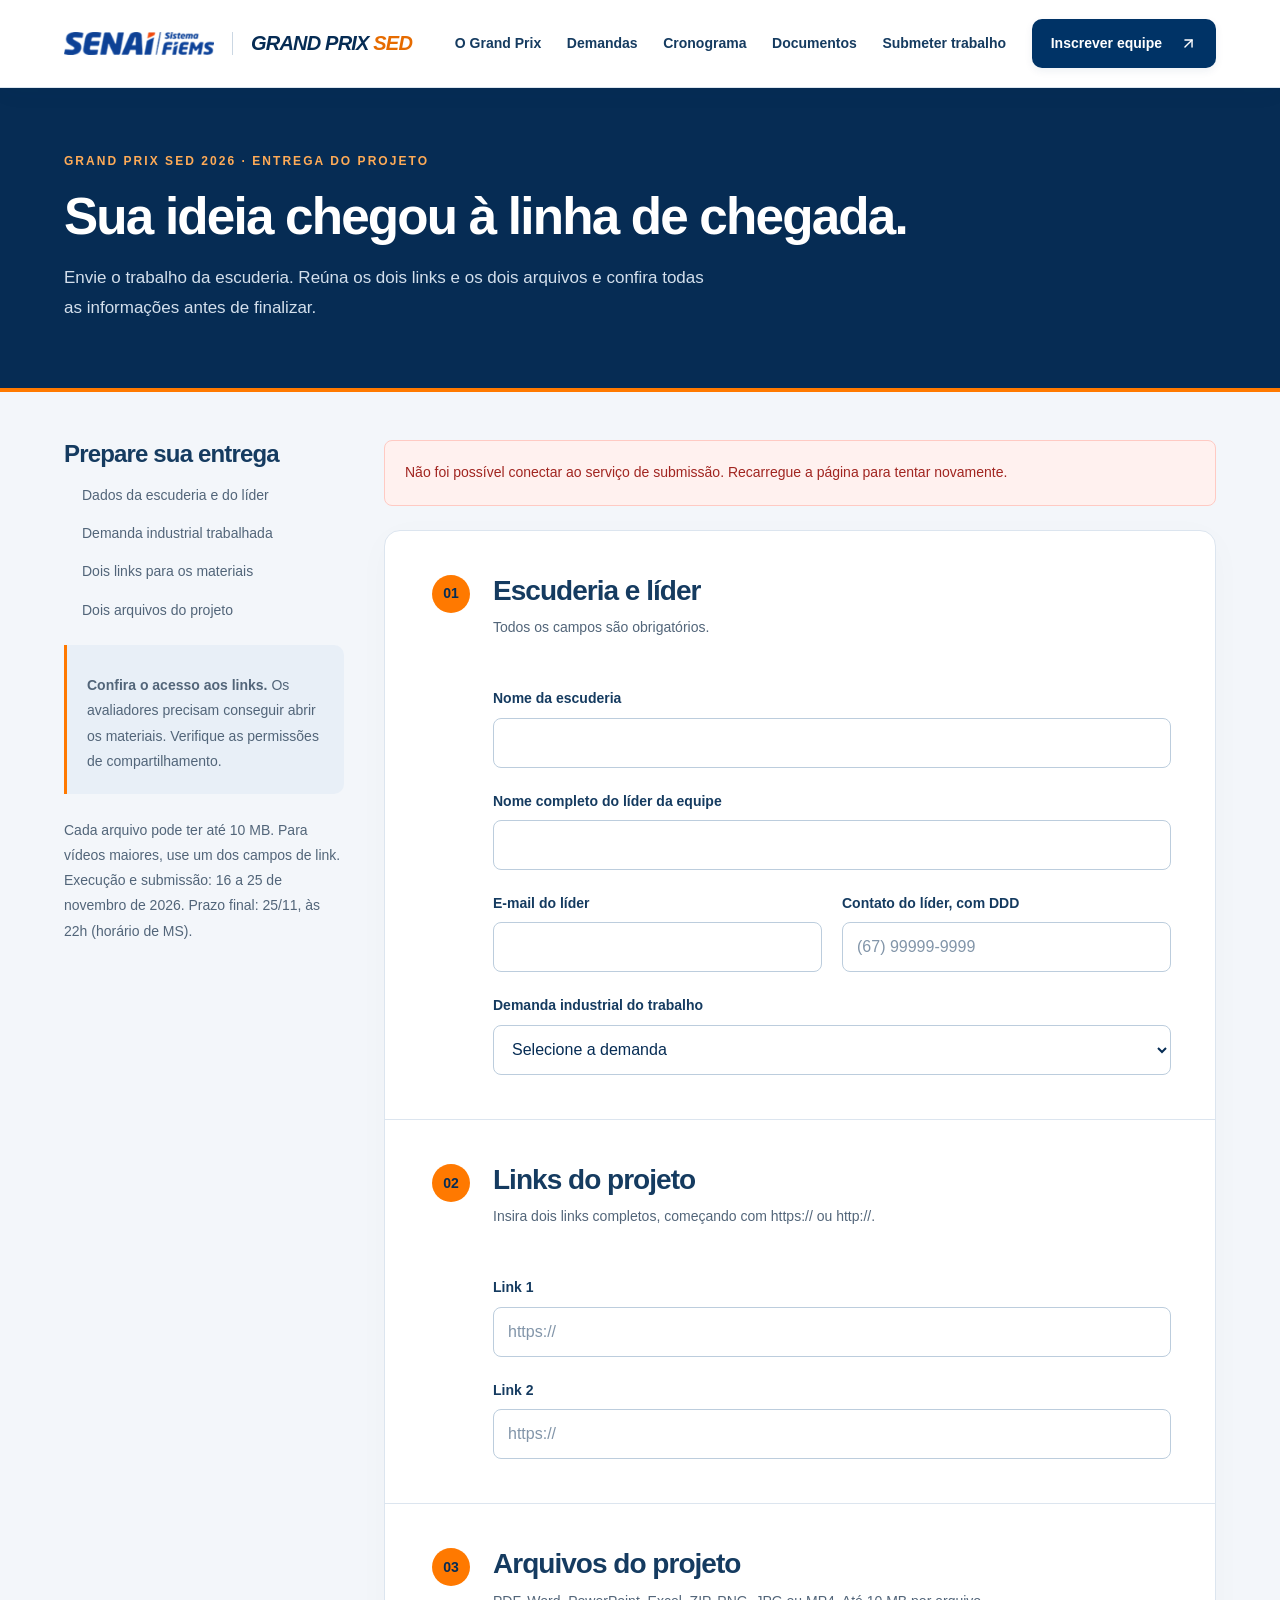
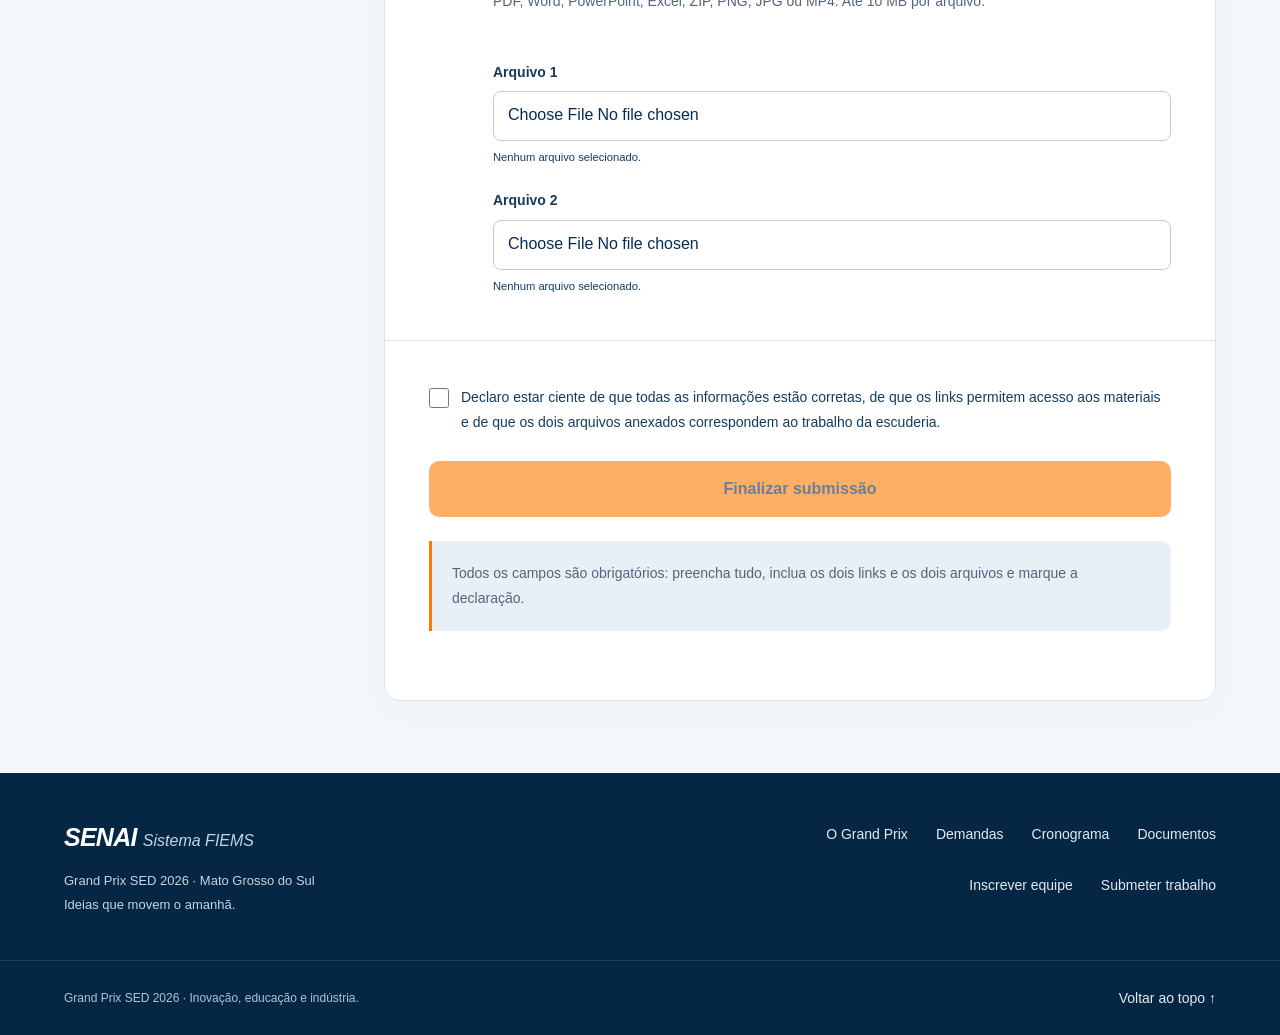
<file: submissao.html>
<!doctype html><html lang="pt-BR"><head><meta charset="utf-8"><meta name="viewport" content="width=device-width,initial-scale=1"><title>Submissão de trabalhos | Grand Prix SED 2026</title><link rel="icon" href="[data-uri]"><style>/*! tailwindcss v4.2.1 | MIT License | https://tailwindcss.com */
@layer properties{@supports (((-webkit-hyphens:none)) and (not (margin-trim:inline))) or ((-moz-orient:inline) and (not (color:rgb(from red r g b)))){:root,:host{--shimmer-angle:20deg}*,:before,:after{--tw-translate-x:0;--tw-translate-y:0;--tw-translate-z:0;--tw-rotate-x:initial;--tw-rotate-y:initial;--tw-rotate-z:initial;--tw-skew-x:initial;--tw-skew-y:initial;--tw-scroll-snap-strictness:proximity;--tw-space-x-reverse:0;--tw-border-style:solid;--tw-leading:initial;--tw-font-weight:initial;--tw-tracking:initial;--tw-ordinal:initial;--tw-slashed-zero:initial;--tw-numeric-figure:initial;--tw-numeric-spacing:initial;--tw-numeric-fraction:initial;--tw-shadow:0 0 #0000;--tw-shadow-color:initial;--tw-shadow-alpha:100%;--tw-inset-shadow:0 0 #0000;--tw-inset-shadow-color:initial;--tw-inset-shadow-alpha:100%;--tw-ring-color:initial;--tw-ring-shadow:0 0 #0000;--tw-inset-ring-color:initial;--tw-inset-ring-shadow:0 0 #0000;--tw-ring-inset:initial;--tw-ring-offset-width:0px;--tw-ring-offset-color:#fff;--tw-ring-offset-shadow:0 0 #0000;--tw-outline-style:solid;--tw-duration:initial;--tw-ease:initial;--tw-content:"";--tw-scale-x:1;--tw-scale-y:1;--tw-scale-z:1;--tw-animation-delay:0s;--tw-animation-direction:normal;--tw-animation-duration:initial;--tw-animation-fill-mode:none;--tw-animation-iteration-count:1;--tw-enter-blur:0;--tw-enter-opacity:1;--tw-enter-rotate:0;--tw-enter-scale:1;--tw-enter-translate-x:0;--tw-enter-translate-y:0;--tw-exit-blur:0;--tw-exit-opacity:1;--tw-exit-rotate:0;--tw-exit-scale:1;--tw-exit-translate-x:0;--tw-exit-translate-y:0;--scroll-fade-t:0px;--scroll-fade-b:0px;--scroll-fade-s:0px;--scroll-fade-e:0px;--scroll-fade-mask:initial;--shimmer-image:initial;--shimmer-text-fill:initial}::backdrop{--tw-translate-x:0;--tw-translate-y:0;--tw-translate-z:0;--tw-rotate-x:initial;--tw-rotate-y:initial;--tw-rotate-z:initial;--tw-skew-x:initial;--tw-skew-y:initial;--tw-scroll-snap-strictness:proximity;--tw-space-x-reverse:0;--tw-border-style:solid;--tw-leading:initial;--tw-font-weight:initial;--tw-tracking:initial;--tw-ordinal:initial;--tw-slashed-zero:initial;--tw-numeric-figure:initial;--tw-numeric-spacing:initial;--tw-numeric-fraction:initial;--tw-shadow:0 0 #0000;--tw-shadow-color:initial;--tw-shadow-alpha:100%;--tw-inset-shadow:0 0 #0000;--tw-inset-shadow-color:initial;--tw-inset-shadow-alpha:100%;--tw-ring-color:initial;--tw-ring-shadow:0 0 #0000;--tw-inset-ring-color:initial;--tw-inset-ring-shadow:0 0 #0000;--tw-ring-inset:initial;--tw-ring-offset-width:0px;--tw-ring-offset-color:#fff;--tw-ring-offset-shadow:0 0 #0000;--tw-outline-style:solid;--tw-duration:initial;--tw-ease:initial;--tw-content:"";--tw-scale-x:1;--tw-scale-y:1;--tw-scale-z:1;--tw-animation-delay:0s;--tw-animation-direction:normal;--tw-animation-duration:initial;--tw-animation-fill-mode:none;--tw-animation-iteration-count:1;--tw-enter-blur:0;--tw-enter-opacity:1;--tw-enter-rotate:0;--tw-enter-scale:1;--tw-enter-translate-x:0;--tw-enter-translate-y:0;--tw-exit-blur:0;--tw-exit-opacity:1;--tw-exit-rotate:0;--tw-exit-scale:1;--tw-exit-translate-x:0;--tw-exit-translate-y:0;--scroll-fade-t:0px;--scroll-fade-b:0px;--scroll-fade-s:0px;--scroll-fade-e:0px;--scroll-fade-mask:initial;--shimmer-image:initial;--shimmer-text-fill:initial}}}@layer theme{:root,:host{--color-black:#000;--color-white:#fff;--spacing:.25rem;--container-xs:20rem;--container-sm:24rem;--container-lg:32rem;--text-xs:.75rem;--text-xs--line-height:calc(1 / .75);--text-sm:.875rem;--text-sm--line-height:calc(1.25 / .875);--text-base:1rem;--text-base--line-height:calc(1.5 / 1);--text-lg:1.125rem;--text-lg--line-height:calc(1.75 / 1.125);--font-weight-normal:400;--font-weight-medium:500;--font-weight-semibold:600;--tracking-tight:-.025em;--tracking-widest:.1em;--leading-tight:1.25;--leading-snug:1.375;--leading-normal:1.5;--leading-relaxed:1.625;--radius-xs:.125rem;--ease-in-out:cubic-bezier(.4, 0, .2, 1);--animate-spin:spin 1s linear infinite;--animate-pulse:pulse 2s cubic-bezier(.4, 0, .6, 1) infinite;--aspect-video:16 / 9;--default-transition-duration:.15s;--default-transition-timing-function:cubic-bezier(.4, 0, .2, 1);--default-font-family:Arial, Helvetica, sans-serif;--default-mono-font-family:ui-monospace, SFMono-Regular, Menlo, Monaco, Consolas, "Liberation Mono", "Courier New", monospace;--color-border:var(--border)}}@layer base{*,:after,:before{box-sizing:border-box;border:0 solid;margin:0;padding:0}::backdrop{box-sizing:border-box;border:0 solid;margin:0;padding:0}::file-selector-button{box-sizing:border-box;border:0 solid;margin:0;padding:0}html,:host{-webkit-text-size-adjust:100%;tab-size:4;line-height:1.5;font-family:var(--default-font-family,ui-sans-serif, system-ui, sans-serif, "Apple Color Emoji", "Segoe UI Emoji", "Segoe UI Symbol", "Noto Color Emoji");font-feature-settings:var(--default-font-feature-settings,normal);font-variation-settings:var(--default-font-variation-settings,normal);-webkit-tap-highlight-color:transparent}hr{height:0;color:inherit;border-top-width:1px}abbr:where([title]){-webkit-text-decoration:underline dotted;text-decoration:underline dotted}h1,h2,h3,h4,h5,h6{font-size:inherit;font-weight:inherit}a{color:inherit;-webkit-text-decoration:inherit;-webkit-text-decoration:inherit;-webkit-text-decoration:inherit;-webkit-text-decoration:inherit;text-decoration:inherit}b,strong{font-weight:bolder}code,kbd,samp,pre{font-family:var(--default-mono-font-family,ui-monospace, SFMono-Regular, Menlo, Monaco, Consolas, "Liberation Mono", "Courier New", monospace);font-feature-settings:var(--default-mono-font-feature-settings,normal);font-variation-settings:var(--default-mono-font-variation-settings,normal);font-size:1em}small{font-size:80%}sub,sup{vertical-align:baseline;font-size:75%;line-height:0;position:relative}sub{bottom:-.25em}sup{top:-.5em}table{text-indent:0;border-color:inherit;border-collapse:collapse}:-moz-focusring{outline:auto}progress{vertical-align:baseline}summary{display:list-item}ol,ul,menu{list-style:none}img,svg,video,canvas,audio,iframe,embed,object{vertical-align:middle;display:block}img,video{max-width:100%;height:auto}button,input,select,optgroup,textarea{font:inherit;font-feature-settings:inherit;font-variation-settings:inherit;letter-spacing:inherit;color:inherit;opacity:1;background-color:#0000;border-radius:0}::file-selector-button{font:inherit;font-feature-settings:inherit;font-variation-settings:inherit;letter-spacing:inherit;color:inherit;opacity:1;background-color:#0000;border-radius:0}:where(select:is([multiple],[size])) optgroup{font-weight:bolder}:where(select:is([multiple],[size])) optgroup option{padding-inline-start:20px}::file-selector-button{margin-inline-end:4px}::placeholder{opacity:1}@supports (not ((-webkit-appearance:-apple-pay-button))) or (contain-intrinsic-size:1px){::placeholder{color:currentColor}@supports (color:color-mix(in lab, red, red)){::placeholder{color:color-mix(in oklab, currentcolor 50%, transparent)}}}textarea{resize:vertical}::-webkit-search-decoration{-webkit-appearance:none}::-webkit-date-and-time-value{min-height:1lh;text-align:inherit}::-webkit-datetime-edit{display:inline-flex}::-webkit-datetime-edit-fields-wrapper{padding:0}::-webkit-datetime-edit{padding-block:0}::-webkit-datetime-edit-year-field{padding-block:0}::-webkit-datetime-edit-month-field{padding-block:0}::-webkit-datetime-edit-day-field{padding-block:0}::-webkit-datetime-edit-hour-field{padding-block:0}::-webkit-datetime-edit-minute-field{padding-block:0}::-webkit-datetime-edit-second-field{padding-block:0}::-webkit-datetime-edit-millisecond-field{padding-block:0}::-webkit-datetime-edit-meridiem-field{padding-block:0}::-webkit-calendar-picker-indicator{line-height:1}:-moz-ui-invalid{box-shadow:none}button,input:where([type=button],[type=reset],[type=submit]){-webkit-appearance:button;appearance:button}::file-selector-button{-webkit-appearance:button;appearance:button}::-webkit-inner-spin-button{height:auto}::-webkit-outer-spin-button{height:auto}[hidden]:where(:not([hidden=until-found])){display:none!important}}@layer components;@layer utilities{.\@container\/card-header{container:card-header/inline-size}.\@container\/field-group{container:field-group/inline-size}.pointer-events-none{pointer-events:none}.invisible{visibility:hidden}.visible{visibility:visible}.sr-only{clip-path:inset(50%);white-space:nowrap;border-width:0;width:1px;height:1px;margin:-1px;padding:0;position:absolute;overflow:hidden}.absolute{position:absolute}.fixed{position:fixed}.relative{position:relative}.inset-0{inset:calc(var(--spacing) * 0)}.inset-x-0{inset-inline:calc(var(--spacing) * 0)}.inset-y-0{inset-block:calc(var(--spacing) * 0)}.inset-s-1\/2{inset-inline-start:50%}.start{inset-inline-start:var(--spacing)}.end{inset-inline-end:var(--spacing)}.-top-12{top:calc(var(--spacing) * -12)}.top-0{top:calc(var(--spacing) * 0)}.top-1\.5{top:calc(var(--spacing) * 1.5)}.top-1\/2{top:50%}.top-3\.5{top:calc(var(--spacing) * 3.5)}.top-4{top:calc(var(--spacing) * 4)}.top-\[1px\]{top:1px}.top-\[50\%\]{top:50%}.top-\[60\%\]{top:60%}.top-full{top:100%}.-right-12{right:calc(var(--spacing) * -12)}.right-0{right:calc(var(--spacing) * 0)}.right-1{right:calc(var(--spacing) * 1)}.right-2{right:calc(var(--spacing) * 2)}.right-3{right:calc(var(--spacing) * 3)}.right-3\.5{right:calc(var(--spacing) * 3.5)}.right-4{right:calc(var(--spacing) * 4)}.-bottom-12{bottom:calc(var(--spacing) * -12)}.bottom-0{bottom:calc(var(--spacing) * 0)}.-left-12{left:calc(var(--spacing) * -12)}.left-0{left:calc(var(--spacing) * 0)}.left-1\/2{left:50%}.left-2{left:calc(var(--spacing) * 2)}.left-3{left:calc(var(--spacing) * 3)}.left-\[50\%\]{left:50%}.isolate{isolation:isolate}.z-10{z-index:10}.z-20{z-index:20}.z-50{z-index:50}.z-\[1\]{z-index:1}.order-first{order:-9999}.order-last{order:9999}.col-start-2{grid-column-start:2}.row-span-2{grid-row:span 2/span 2}.row-start-1{grid-row-start:1}.m-0\!{margin:calc(var(--spacing) * 0)!important}.-mx-1{margin-inline:calc(var(--spacing) * -1)}.mx-2{margin-inline:calc(var(--spacing) * 2)}.mx-3\.5{margin-inline:calc(var(--spacing) * 3.5)}.mx-auto{margin-inline:auto}.-my-2{margin-block:calc(var(--spacing) * -2)}.my-0{margin-block:calc(var(--spacing) * 0)}.my-0\.5{margin-block:calc(var(--spacing) * .5)}.my-1{margin-block:calc(var(--spacing) * 1)}.-mt-4{margin-top:calc(var(--spacing) * -4)}.mt-0\.5{margin-top:calc(var(--spacing) * .5)}.mt-1\.5{margin-top:calc(var(--spacing) * 1.5)}.mt-2{margin-top:calc(var(--spacing) * 2)}.mt-4{margin-top:calc(var(--spacing) * 4)}.mt-auto{margin-top:auto}.mb-2{margin-bottom:calc(var(--spacing) * 2)}.mb-3{margin-bottom:calc(var(--spacing) * 3)}.-ml-1{margin-left:calc(var(--spacing) * -1)}.-ml-4{margin-left:calc(var(--spacing) * -4)}.ml-1{margin-left:calc(var(--spacing) * 1)}.ml-4{margin-left:calc(var(--spacing) * 4)}.ml-auto{margin-left:auto}.line-clamp-1{-webkit-line-clamp:1;-webkit-box-orient:vertical;display:-webkit-box;overflow:hidden}.line-clamp-2{-webkit-line-clamp:2;-webkit-box-orient:vertical;display:-webkit-box;overflow:hidden}.scrollbar-none{scrollbar-width:none}.scrollbar-none::-webkit-scrollbar{display:none}.block{display:block}.flex{display:flex}.grid{display:grid}.hidden{display:none}.inline-flex{display:inline-flex}.table{display:table}.table-caption{display:table-caption}.table-cell{display:table-cell}.table-row{display:table-row}.field-sizing-content{field-sizing:content}.aspect-square{aspect-ratio:1}.aspect-video{aspect-ratio:var(--aspect-video)}.size-\(--cell-size\){width:var(--cell-size);height:var(--cell-size)}.size-2{width:calc(var(--spacing) * 2);height:calc(var(--spacing) * 2)}.size-2\.5{width:calc(var(--spacing) * 2.5);height:calc(var(--spacing) * 2.5)}.size-3{width:calc(var(--spacing) * 3);height:calc(var(--spacing) * 3)}.size-3\.5{width:calc(var(--spacing) * 3.5);height:calc(var(--spacing) * 3.5)}.size-4{width:calc(var(--spacing) * 4);height:calc(var(--spacing) * 4)}.size-6{width:calc(var(--spacing) * 6);height:calc(var(--spacing) * 6)}.size-7{width:calc(var(--spacing) * 7);height:calc(var(--spacing) * 7)}.size-8{width:calc(var(--spacing) * 8);height:calc(var(--spacing) * 8)}.size-9{width:calc(var(--spacing) * 9);height:calc(var(--spacing) * 9)}.size-10{width:calc(var(--spacing) * 10);height:calc(var(--spacing) * 10)}.size-16{width:calc(var(--spacing) * 16);height:calc(var(--spacing) * 16)}.size-auto{width:auto;height:auto}.size-full{width:100%;height:100%}.h-\(--cell-size\){height:var(--cell-size)}.h-1\.5{height:calc(var(--spacing) * 1.5)}.h-2{height:calc(var(--spacing) * 2)}.h-2\.5{height:calc(var(--spacing) * 2.5)}.h-4{height:calc(var(--spacing) * 4)}.h-5{height:calc(var(--spacing) * 5)}.h-6{height:calc(var(--spacing) * 6)}.h-7{height:calc(var(--spacing) * 7)}.h-8{height:calc(var(--spacing) * 8)}.h-9{height:calc(var(--spacing) * 9)}.h-10{height:calc(var(--spacing) * 10)}.h-12{height:calc(var(--spacing) * 12)}.h-\[calc\(--spacing\(5\.5\)\)\]{height:calc(calc(var(--spacing) * 5.5))}.h-\[calc\(100\%-1px\)\]{height:calc(100% - 1px)}.h-\[var\(--radix-navigation-menu-viewport-height\)\]{height:var(--radix-navigation-menu-viewport-height)}.h-\[var\(--radix-select-trigger-height\)\]{height:var(--radix-select-trigger-height)}.h-auto{height:auto}.h-full{height:100%}.h-max{height:max-content}.h-px{height:1px}.h-svh{height:100svh}.max-h-\(--radix-context-menu-content-available-height\){max-height:var(--radix-context-menu-content-available-height)}.max-h-\(--radix-dropdown-menu-content-available-height\){max-height:var(--radix-dropdown-menu-content-available-height)}.max-h-\(--radix-select-content-available-height\){max-height:var(--radix-select-content-available-height)}.max-h-96{max-height:calc(var(--spacing) * 96)}.max-h-\[300px\]{max-height:300px}.max-h-\[min\(calc\(--spacing\(96\)---spacing\(9\)\)\,calc\(var\(--available-height\)---spacing\(9\)\)\)\]{max-height:min(calc(calc(var(--spacing) * 96) - calc(var(--spacing) * 9)), calc(var(--available-height) - calc(var(--spacing) * 9)))}.min-h-0{min-height:calc(var(--spacing) * 0)}.min-h-4{min-height:calc(var(--spacing) * 4)}.min-h-9{min-height:calc(var(--spacing) * 9)}.min-h-16{min-height:calc(var(--spacing) * 16)}.min-h-full{min-height:100%}.min-h-svh{min-height:100svh}.w-\(--anchor-width\){width:var(--anchor-width)}.w-\(--cell-size\){width:var(--cell-size)}.w-\(--sidebar-width\){width:var(--sidebar-width)}.w-0{width:calc(var(--spacing) * 0)}.w-1{width:calc(var(--spacing) * 1)}.w-2{width:calc(var(--spacing) * 2)}.w-2\.5{width:calc(var(--spacing) * 2.5)}.w-3{width:calc(var(--spacing) * 3)}.w-3\/4{width:75%}.w-4{width:calc(var(--spacing) * 4)}.w-5{width:calc(var(--spacing) * 5)}.w-9{width:calc(var(--spacing) * 9)}.w-10{width:calc(var(--spacing) * 10)}.w-24{width:calc(var(--spacing) * 24)}.w-64{width:calc(var(--spacing) * 64)}.w-72{width:calc(var(--spacing) * 72)}.w-\[100px\]{width:100px}.w-auto{width:auto}.w-fit{width:fit-content}.w-full{width:100%}.w-max{width:max-content}.w-px{width:1px}.max-w-\(--available-width\){max-width:var(--available-width)}.max-w-\(--skeleton-width\){max-width:var(--skeleton-width)}.max-w-\[80\%\]{max-width:80%}.max-w-\[calc\(100\%-2rem\)\]{max-width:calc(100% - 2rem)}.max-w-full{max-width:100%}.max-w-max{max-width:max-content}.max-w-sm{max-width:var(--container-sm)}.min-w-\(--cell-size\){min-width:var(--cell-size)}.min-w-0{min-width:calc(var(--spacing) * 0)}.min-w-5{min-width:calc(var(--spacing) * 5)}.min-w-8{min-width:calc(var(--spacing) * 8)}.min-w-9{min-width:calc(var(--spacing) * 9)}.min-w-10{min-width:calc(var(--spacing) * 10)}.min-w-16{min-width:calc(var(--spacing) * 16)}.min-w-40{min-width:calc(var(--spacing) * 40)}.min-w-\[8rem\]{min-width:8rem}.min-w-\[12rem\]{min-width:12rem}.min-w-\[calc\(var\(--anchor-width\)\+--spacing\(7\)\)\]{min-width:calc(var(--anchor-width) + calc(var(--spacing) * 7))}.min-w-\[var\(--radix-select-trigger-width\)\]{min-width:var(--radix-select-trigger-width)}.flex-1{flex:1}.shrink-0{flex-shrink:0}.grow{flex-grow:1}.grow-0{flex-grow:0}.basis-full{flex-basis:100%}.caption-bottom{caption-side:bottom}.border-collapse{border-collapse:collapse}.origin-\(--radix-context-menu-content-transform-origin\){transform-origin:var(--radix-context-menu-content-transform-origin)}.origin-\(--radix-dropdown-menu-content-transform-origin\){transform-origin:var(--radix-dropdown-menu-content-transform-origin)}.origin-\(--radix-hover-card-content-transform-origin\){transform-origin:var(--radix-hover-card-content-transform-origin)}.origin-\(--radix-menubar-content-transform-origin\){transform-origin:var(--radix-menubar-content-transform-origin)}.origin-\(--radix-popover-content-transform-origin\){transform-origin:var(--radix-popover-content-transform-origin)}.origin-\(--radix-select-content-transform-origin\){transform-origin:var(--radix-select-content-transform-origin)}.origin-\(--radix-tooltip-content-transform-origin\){transform-origin:var(--radix-tooltip-content-transform-origin)}.origin-\(--transform-origin\){transform-origin:var(--transform-origin)}.-translate-x-1\/2{--tw-translate-x:calc(calc(1 / 2 * 100%) * -1);translate:var(--tw-translate-x) var(--tw-translate-y)}.-translate-x-px{--tw-translate-x:-1px;translate:var(--tw-translate-x) var(--tw-translate-y)}.translate-x-\[-50\%\]{--tw-translate-x:-50%;translate:var(--tw-translate-x) var(--tw-translate-y)}.translate-x-px{--tw-translate-x:1px;translate:var(--tw-translate-x) var(--tw-translate-y)}.-translate-y-1\/2{--tw-translate-y:calc(calc(1 / 2 * 100%) * -1);translate:var(--tw-translate-x) var(--tw-translate-y)}.-translate-y-3\/4{--tw-translate-y:calc(calc(3 / 4 * 100%) * -1);translate:var(--tw-translate-x) var(--tw-translate-y)}.translate-y-0\.5{--tw-translate-y:calc(var(--spacing) * .5);translate:var(--tw-translate-x) var(--tw-translate-y)}.translate-y-3\/4{--tw-translate-y:calc(3 / 4 * 100%);translate:var(--tw-translate-x) var(--tw-translate-y)}.translate-y-\[-50\%\]{--tw-translate-y:-50%;translate:var(--tw-translate-x) var(--tw-translate-y)}.translate-y-\[calc\(-50\%_-_2px\)\]{--tw-translate-y:calc(-50% - 2px);translate:var(--tw-translate-x) var(--tw-translate-y)}.rotate-45{rotate:45deg}.rotate-90{rotate:90deg}.transform{transform:var(--tw-rotate-x,) var(--tw-rotate-y,) var(--tw-rotate-z,) var(--tw-skew-x,) var(--tw-skew-y,)}.scroll-fade-x{--_scroll-fade-size-s:var(--scroll-fade-s-size,var(--scroll-fade-size,min(12%, calc(var(--spacing) * 10))));--_scroll-fade-size-e:var(--scroll-fade-e-size,var(--scroll-fade-size,min(12%, calc(var(--spacing) * 10))));--scroll-fade-inline:linear-gradient(to right, transparent 0, #000 var(--scroll-fade-s,0px), #000 calc(100% - var(--scroll-fade-e,0px)), transparent 100%)}.scroll-fade-x:where([dir=rtl],[dir=rtl] *){--scroll-fade-inline:linear-gradient(to left, transparent 0, #000 var(--scroll-fade-s,0px), #000 calc(100% - var(--scroll-fade-e,0px)), transparent 100%)}.scroll-fade-x{-webkit-mask-image:var(--scroll-fade-mask,var(--scroll-fade-inline));-webkit-mask-image:var(--scroll-fade-mask,var(--scroll-fade-inline));-webkit-mask-image:var(--scroll-fade-mask,var(--scroll-fade-inline));-webkit-mask-image:var(--scroll-fade-mask,var(--scroll-fade-inline));mask-image:var(--scroll-fade-mask,var(--scroll-fade-inline));-webkit-mask-composite:source-in;-webkit-mask-composite:source-in;-webkit-mask-composite:source-in;-webkit-mask-repeat:no-repeat;mask-repeat:no-repeat;-webkit-mask-composite:source-in;mask-composite:intersect}@supports (animation-timeline:scroll()){.scroll-fade-x{animation:1ms ease-in-out scroll-fade-reveal-s,1ms ease-in-out scroll-fade-reveal-e;animation-timeline:scroll(self inline),scroll(self inline);animation-range:0 var(--scroll-fade-reveal,calc(var(--spacing) * 24)), calc(100% - var(--scroll-fade-reveal,calc(var(--spacing) * 24))) 100%;animation-fill-mode:both}}@supports not (animation-timeline:scroll()){.scroll-fade-x{--scroll-fade-s:var(--_scroll-fade-size-s);--scroll-fade-e:var(--_scroll-fade-size-e)}}.scroll-fade-b{--_scroll-fade-size-b:var(--scroll-fade-b-size,var(--scroll-fade-size,min(12%, calc(var(--spacing) * 10))));--scroll-fade-mask:linear-gradient(to bottom, #000 0, #000 calc(100% - var(--scroll-fade-b,0px)), transparent 100%);-webkit-mask-image:var(--scroll-fade-mask);-webkit-mask-image:var(--scroll-fade-mask);-webkit-mask-image:var(--scroll-fade-mask);-webkit-mask-image:var(--scroll-fade-mask);mask-image:var(--scroll-fade-mask);-webkit-mask-composite:source-in;-webkit-mask-composite:source-in;-webkit-mask-composite:source-in;-webkit-mask-repeat:no-repeat;mask-repeat:no-repeat;-webkit-mask-composite:source-in;mask-composite:intersect}@supports (animation-timeline:scroll()){.scroll-fade-b{animation:1ms ease-in-out scroll-fade-reveal-b;animation-timeline:scroll(self y);animation-range:calc(100% - var(--scroll-fade-reveal,calc(var(--spacing) * 24))) 100%;animation-fill-mode:both}}@supports not (animation-timeline:scroll()){.scroll-fade-b{--scroll-fade-b:var(--_scroll-fade-size-b)}}.animate-caret-blink{animation:1.25s ease-out infinite caret-blink}.animate-in{animation:enter var(--tw-animation-duration,var(--tw-duration,.15s))var(--tw-ease,ease)var(--tw-animation-delay,0s)var(--tw-animation-iteration-count,1)var(--tw-animation-direction,normal)var(--tw-animation-fill-mode,none)}.animate-pulse{animation:var(--animate-pulse)}.animate-spin{animation:var(--animate-spin)}.cursor-default{cursor:default}.cursor-text{cursor:text}.touch-none{touch-action:none}.resize-none{resize:none}.snap-x{scroll-snap-type:x var(--tw-scroll-snap-strictness)}.snap-mandatory{--tw-scroll-snap-strictness:mandatory}.scroll-my-1{scroll-margin-block:calc(var(--spacing) * 1)}.scroll-px-1{scroll-padding-inline:calc(var(--spacing) * 1)}.scroll-py-1{scroll-padding-block:calc(var(--spacing) * 1)}.list-disc{list-style-type:disc}.list-none{list-style-type:none}.appearance-none{-webkit-appearance:none;appearance:none}.auto-rows-min{grid-auto-rows:min-content}.grid-cols-\[0_1fr\]{grid-template-columns:0 1fr}.grid-rows-\[auto_1fr\]{grid-template-rows:auto 1fr}.grid-rows-\[auto_auto\]{grid-template-rows:auto auto}.flex-col{flex-direction:column}.flex-col-reverse{flex-direction:column-reverse}.flex-row{flex-direction:row}.flex-wrap{flex-wrap:wrap}.place-content-center{place-content:center}.place-items-center{place-items:center}.items-center{align-items:center}.items-end{align-items:flex-end}.items-start{align-items:flex-start}.items-stretch{align-items:stretch}.justify-between{justify-content:space-between}.justify-center{justify-content:center}.justify-start{justify-content:flex-start}.justify-items-start{justify-items:start}.gap-0\.5{gap:calc(var(--spacing) * .5)}.gap-1{gap:calc(var(--spacing) * 1)}.gap-1\.5{gap:calc(var(--spacing) * 1.5)}.gap-2{gap:calc(var(--spacing) * 2)}.gap-2\.5{gap:calc(var(--spacing) * 2.5)}.gap-3{gap:calc(var(--spacing) * 3)}.gap-4{gap:calc(var(--spacing) * 4)}.gap-6{gap:calc(var(--spacing) * 6)}.gap-7{gap:calc(var(--spacing) * 7)}.gap-8{gap:calc(var(--spacing) * 8)}.gap-\[--spacing\(var\(--gap\)\)\]{gap:calc(var(--spacing) * var(--gap))}:where(.-space-x-2>:not(:last-child)){--tw-space-x-reverse:0;margin-inline-start:calc(calc(var(--spacing) * -2) * var(--tw-space-x-reverse));margin-inline-end:calc(calc(var(--spacing) * -2) * calc(1 - var(--tw-space-x-reverse)))}.gap-y-0\.5{row-gap:calc(var(--spacing) * .5)}.self-end{align-self:flex-end}.self-start{align-self:flex-start}.self-stretch{align-self:stretch}.justify-self-end{justify-self:flex-end}.truncate{text-overflow:ellipsis;white-space:nowrap;overflow:hidden}.overflow-auto{overflow:auto}.overflow-hidden{overflow:hidden}.overflow-x-auto{overflow-x:auto}.overflow-x-hidden{overflow-x:hidden}.overflow-y-auto{overflow-y:auto}.overscroll-contain{overscroll-behavior:contain}.overscroll-x-contain{overscroll-behavior-x:contain}.rounded-\[2px\]{border-radius:2px}.rounded-\[4px\]{border-radius:4px}.rounded-\[calc\(var\(--radius\)-5px\)\]{border-radius:calc(var(--radius) - 5px)}.rounded-\[inherit\]{border-radius:inherit}.rounded-full{border-radius:3.40282e38px}.rounded-lg{border-radius:var(--radius)}.rounded-md{border-radius:calc(var(--radius) - 2px)}.rounded-none{border-radius:0}.rounded-sm{border-radius:calc(var(--radius) - 4px)}.rounded-xl{border-radius:calc(var(--radius) + 4px)}.rounded-xs{border-radius:var(--radius-xs)}.rounded-l-md{border-top-left-radius:calc(var(--radius) - 2px);border-bottom-left-radius:calc(var(--radius) - 2px)}.rounded-tl-sm{border-top-left-radius:calc(var(--radius) - 4px)}.rounded-r-md{border-top-right-radius:calc(var(--radius) - 2px);border-bottom-right-radius:calc(var(--radius) - 2px)}.border{border-style:var(--tw-border-style);border-width:1px}.border-0{border-style:var(--tw-border-style);border-width:0}.border-\[1\.5px\]{border-style:var(--tw-border-style);border-width:1.5px}.border-y{border-block-style:var(--tw-border-style);border-block-width:1px}.border-t{border-top-style:var(--tw-border-style);border-top-width:1px}.border-r{border-right-style:var(--tw-border-style);border-right-width:1px}.border-b{border-bottom-style:var(--tw-border-style);border-bottom-width:1px}.border-l{border-left-style:var(--tw-border-style);border-left-width:1px}.border-dashed{--tw-border-style:dashed;border-style:dashed}.border-none{--tw-border-style:none;border-style:none}.border-\(--color-border\){border-color:var(--color-border)}.border-border,.border-border\/50{border-color:var(--border)}@supports (color:color-mix(in lab, red, red)){.border-border\/50{border-color:color-mix(in oklab, var(--border) 50%, transparent)}}.border-input{border-color:var(--input)}.border-primary{border-color:var(--primary)}.border-sidebar-border{border-color:var(--sidebar-border)}.border-transparent{border-color:#0000}.border-t-transparent{border-top-color:#0000}.border-l-transparent{border-left-color:#0000}.bg-\(--color-bg\){background-color:var(--color-bg)}.bg-\[Canvas\]{background-color:canvas}.bg-accent{background-color:var(--accent)}.bg-background{background-color:var(--background)}.bg-black\/50{background-color:#00000080}@supports (color:color-mix(in lab, red, red)){.bg-black\/50{background-color:color-mix(in oklab, var(--color-black) 50%, transparent)}}.bg-border{background-color:var(--border)}.bg-card{background-color:var(--card)}.bg-destructive{background-color:var(--destructive)}.bg-foreground{background-color:var(--foreground)}.bg-input{background-color:var(--input)}.bg-muted,.bg-muted\/50{background-color:var(--muted)}@supports (color:color-mix(in lab, red, red)){.bg-muted\/50{background-color:color-mix(in oklab, var(--muted) 50%, transparent)}}.bg-popover{background-color:var(--popover)}.bg-primary,.bg-primary\/20{background-color:var(--primary)}@supports (color:color-mix(in lab, red, red)){.bg-primary\/20{background-color:color-mix(in oklab, var(--primary) 20%, transparent)}}.bg-secondary{background-color:var(--secondary)}.bg-sidebar{background-color:var(--sidebar)}.bg-sidebar-border{background-color:var(--sidebar-border)}.bg-transparent{background-color:#0000}.bg-white{background-color:var(--color-white)}.bg-clip-padding{background-clip:padding-box}.fill-current{fill:currentColor}.fill-foreground{fill:var(--foreground)}.fill-primary{fill:var(--primary)}.p-0{padding:calc(var(--spacing) * 0)}.p-1{padding:calc(var(--spacing) * 1)}.p-2{padding:calc(var(--spacing) * 2)}.p-3{padding:calc(var(--spacing) * 3)}.p-4{padding:calc(var(--spacing) * 4)}.p-6{padding:calc(var(--spacing) * 6)}.p-\[3px\]{padding:3px}.p-px{padding:1px}.px-\(--cell-size\){padding-inline:var(--cell-size)}.px-1{padding-inline:calc(var(--spacing) * 1)}.px-1\.5{padding-inline:calc(var(--spacing) * 1.5)}.px-2{padding-inline:calc(var(--spacing) * 2)}.px-2\.5{padding-inline:calc(var(--spacing) * 2.5)}.px-3{padding-inline:calc(var(--spacing) * 3)}.px-4{padding-inline:calc(var(--spacing) * 4)}.px-6{padding-inline:calc(var(--spacing) * 6)}.py-0\.5{padding-block:calc(var(--spacing) * .5)}.py-1{padding-block:calc(var(--spacing) * 1)}.py-1\.5{padding-block:calc(var(--spacing) * 1.5)}.py-2{padding-block:calc(var(--spacing) * 2)}.py-3{padding-block:calc(var(--spacing) * 3)}.py-4{padding-block:calc(var(--spacing) * 4)}.py-6{padding-block:calc(var(--spacing) * 6)}.pt-0{padding-top:calc(var(--spacing) * 0)}.pt-3{padding-top:calc(var(--spacing) * 3)}.pt-4{padding-top:calc(var(--spacing) * 4)}.pr-1{padding-right:calc(var(--spacing) * 1)}.pr-2{padding-right:calc(var(--spacing) * 2)}.pr-2\.5{padding-right:calc(var(--spacing) * 2.5)}.pr-3{padding-right:calc(var(--spacing) * 3)}.pr-8{padding-right:calc(var(--spacing) * 8)}.pr-9{padding-right:calc(var(--spacing) * 9)}.pb-2{padding-bottom:calc(var(--spacing) * 2)}.pb-3{padding-bottom:calc(var(--spacing) * 3)}.pb-4{padding-bottom:calc(var(--spacing) * 4)}.pl-2{padding-left:calc(var(--spacing) * 2)}.pl-3{padding-left:calc(var(--spacing) * 3)}.pl-4{padding-left:calc(var(--spacing) * 4)}.pl-8{padding-left:calc(var(--spacing) * 8)}.text-center{text-align:center}.text-left{text-align:left}.align-middle{vertical-align:middle}.font-mono{font-family:ui-monospace,SFMono-Regular,Menlo,Monaco,Consolas,Liberation Mono,Courier New,monospace}.font-sans{font-family:Arial,Helvetica,sans-serif}.text-base{font-size:var(--text-base);line-height:var(--tw-leading,var(--text-base--line-height))}.text-lg{font-size:var(--text-lg);line-height:var(--tw-leading,var(--text-lg--line-height))}.text-sm{font-size:var(--text-sm);line-height:var(--tw-leading,var(--text-sm--line-height))}.text-sm\/relaxed{font-size:var(--text-sm);line-height:var(--leading-relaxed)}.text-xs{font-size:var(--text-xs);line-height:var(--tw-leading,var(--text-xs--line-height))}.text-\[0\.8rem\]{font-size:.8rem}.leading-none{--tw-leading:1;line-height:1}.leading-normal{--tw-leading:var(--leading-normal);line-height:var(--leading-normal)}.leading-relaxed{--tw-leading:var(--leading-relaxed);line-height:var(--leading-relaxed)}.leading-snug{--tw-leading:var(--leading-snug);line-height:var(--leading-snug)}.leading-tight{--tw-leading:var(--leading-tight);line-height:var(--leading-tight)}.font-medium{--tw-font-weight:var(--font-weight-medium);font-weight:var(--font-weight-medium)}.font-normal{--tw-font-weight:var(--font-weight-normal);font-weight:var(--font-weight-normal)}.font-semibold{--tw-font-weight:var(--font-weight-semibold);font-weight:var(--font-weight-semibold)}.tracking-tight{--tw-tracking:var(--tracking-tight);letter-spacing:var(--tracking-tight)}.tracking-widest{--tw-tracking:var(--tracking-widest);letter-spacing:var(--tracking-widest)}.text-balance{text-wrap:balance}.break-words,.wrap-break-word{overflow-wrap:break-word}.whitespace-nowrap{white-space:nowrap}.text-\[CanvasText\]{color:canvastext}.text-accent-foreground{color:var(--accent-foreground)}.text-background{color:var(--background)}.text-card-foreground{color:var(--card-foreground)}.text-current{color:currentColor}.text-destructive{color:var(--destructive)}.text-foreground,.text-foreground\/60{color:var(--foreground)}@supports (color:color-mix(in lab, red, red)){.text-foreground\/60{color:color-mix(in oklab, var(--foreground) 60%, transparent)}}.text-muted-foreground{color:var(--muted-foreground)}.text-popover-foreground{color:var(--popover-foreground)}.text-primary{color:var(--primary)}.text-primary-foreground{color:var(--primary-foreground)}.text-secondary-foreground{color:var(--secondary-foreground)}.text-sidebar-foreground,.text-sidebar-foreground\/70{color:var(--sidebar-foreground)}@supports (color:color-mix(in lab, red, red)){.text-sidebar-foreground\/70{color:color-mix(in oklab, var(--sidebar-foreground) 70%, transparent)}}.text-white{color:var(--color-white)}.tabular-nums{--tw-numeric-spacing:tabular-nums;font-variant-numeric:var(--tw-ordinal,) var(--tw-slashed-zero,) var(--tw-numeric-figure,) var(--tw-numeric-spacing,) var(--tw-numeric-fraction,)}.underline-offset-4{text-underline-offset:4px}.opacity-0{opacity:0}.opacity-50{opacity:.5}.opacity-60{opacity:.6}.opacity-70{opacity:.7}.shadow{--tw-shadow:0 1px 3px 0 var(--tw-shadow-color,#0000001a), 0 1px 2px -1px var(--tw-shadow-color,#0000001a);box-shadow:var(--tw-inset-shadow), var(--tw-inset-ring-shadow), var(--tw-ring-offset-shadow), var(--tw-ring-shadow), var(--tw-shadow)}.shadow-\[0_0_0_1px_var\(--sidebar-border\)\]{--tw-shadow:0 0 0 1px var(--tw-shadow-color,var(--sidebar-border));box-shadow:var(--tw-inset-shadow), var(--tw-inset-ring-shadow), var(--tw-ring-offset-shadow), var(--tw-ring-shadow), var(--tw-shadow)}.shadow-lg{--tw-shadow:0 10px 15px -3px var(--tw-shadow-color,#0000001a), 0 4px 6px -4px var(--tw-shadow-color,#0000001a);box-shadow:var(--tw-inset-shadow), var(--tw-inset-ring-shadow), var(--tw-ring-offset-shadow), var(--tw-ring-shadow), var(--tw-shadow)}.shadow-md{--tw-shadow:0 4px 6px -1px var(--tw-shadow-color,#0000001a), 0 2px 4px -2px var(--tw-shadow-color,#0000001a);box-shadow:var(--tw-inset-shadow), var(--tw-inset-ring-shadow), var(--tw-ring-offset-shadow), var(--tw-ring-shadow), var(--tw-shadow)}.shadow-none{--tw-shadow:0 0 #0000;box-shadow:var(--tw-inset-shadow), var(--tw-inset-ring-shadow), var(--tw-ring-offset-shadow), var(--tw-ring-shadow), var(--tw-shadow)}.shadow-sm{--tw-shadow:0 1px 3px 0 var(--tw-shadow-color,#0000001a), 0 1px 2px -1px var(--tw-shadow-color,#0000001a);box-shadow:var(--tw-inset-shadow), var(--tw-inset-ring-shadow), var(--tw-ring-offset-shadow), var(--tw-ring-shadow), var(--tw-shadow)}.shadow-xl{--tw-shadow:0 20px 25px -5px var(--tw-shadow-color,#0000001a), 0 8px 10px -6px var(--tw-shadow-color,#0000001a);box-shadow:var(--tw-inset-shadow), var(--tw-inset-ring-shadow), var(--tw-ring-offset-shadow), var(--tw-ring-shadow), var(--tw-shadow)}.shadow-xs{--tw-shadow:0 1px 2px 0 var(--tw-shadow-color,#0000000d);box-shadow:var(--tw-inset-shadow), var(--tw-inset-ring-shadow), var(--tw-ring-offset-shadow), var(--tw-ring-shadow), var(--tw-shadow)}.ring-0{--tw-ring-shadow:var(--tw-ring-inset,) 0 0 0 calc(0px + var(--tw-ring-offset-width)) var(--tw-ring-color,currentcolor);box-shadow:var(--tw-inset-shadow), var(--tw-inset-ring-shadow), var(--tw-ring-offset-shadow), var(--tw-ring-shadow), var(--tw-shadow)}.ring-1{--tw-ring-shadow:var(--tw-ring-inset,) 0 0 0 calc(1px + var(--tw-ring-offset-width)) var(--tw-ring-color,currentcolor);box-shadow:var(--tw-inset-shadow), var(--tw-inset-ring-shadow), var(--tw-ring-offset-shadow), var(--tw-ring-shadow), var(--tw-shadow)}.ring-2{--tw-ring-shadow:var(--tw-ring-inset,) 0 0 0 calc(2px + var(--tw-ring-offset-width)) var(--tw-ring-color,currentcolor);box-shadow:var(--tw-inset-shadow), var(--tw-inset-ring-shadow), var(--tw-ring-offset-shadow), var(--tw-ring-shadow), var(--tw-shadow)}.ring-3{--tw-ring-shadow:var(--tw-ring-inset,) 0 0 0 calc(3px + var(--tw-ring-offset-width)) var(--tw-ring-color,currentcolor);box-shadow:var(--tw-inset-shadow), var(--tw-inset-ring-shadow), var(--tw-ring-offset-shadow), var(--tw-ring-shadow), var(--tw-shadow)}.ring-background{--tw-ring-color:var(--background)}.ring-card{--tw-ring-color:var(--card)}.ring-foreground\/10{--tw-ring-color:var(--foreground)}@supports (color:color-mix(in lab, red, red)){.ring-foreground\/10{--tw-ring-color:color-mix(in oklab, var(--foreground) 10%, transparent)}}.ring-ring\/50{--tw-ring-color:var(--ring)}@supports (color:color-mix(in lab, red, red)){.ring-ring\/50{--tw-ring-color:color-mix(in oklab, var(--ring) 50%, transparent)}}.ring-sidebar-ring{--tw-ring-color:var(--sidebar-ring)}.ring-offset-background{--tw-ring-offset-color:var(--background)}.outline-hidden{--tw-outline-style:none;outline-style:none}@media (forced-colors:active){.outline-hidden{outline-offset:2px;outline:2px solid #0000}}.outline{outline-style:var(--tw-outline-style);outline-width:1px}.transition{transition-property:color,background-color,border-color,outline-color,text-decoration-color,fill,stroke,--tw-gradient-from,--tw-gradient-via,--tw-gradient-to,opacity,box-shadow,transform,translate,scale,rotate,filter,-webkit-backdrop-filter,backdrop-filter,display,content-visibility,overlay,pointer-events;transition-timing-function:var(--tw-ease,var(--default-transition-timing-function));transition-duration:var(--tw-duration,var(--default-transition-duration))}.transition-\[color\,box-shadow\]{transition-property:color,box-shadow;transition-timing-function:var(--tw-ease,var(--default-transition-timing-function));transition-duration:var(--tw-duration,var(--default-transition-duration))}.transition-\[left\,right\,width\]{transition-property:left,right,width;transition-timing-function:var(--tw-ease,var(--default-transition-timing-function));transition-duration:var(--tw-duration,var(--default-transition-duration))}.transition-\[margin\,opacity\]{transition-property:margin,opacity;transition-timing-function:var(--tw-ease,var(--default-transition-timing-function));transition-duration:var(--tw-duration,var(--default-transition-duration))}.transition-\[translate\,scale\,opacity\]{transition-property:translate,scale,opacity;transition-timing-function:var(--tw-ease,var(--default-transition-timing-function));transition-duration:var(--tw-duration,var(--default-transition-duration))}.transition-\[width\,height\,padding\]{transition-property:width,height,padding;transition-timing-function:var(--tw-ease,var(--default-transition-timing-function));transition-duration:var(--tw-duration,var(--default-transition-duration))}.transition-\[width\]{transition-property:width;transition-timing-function:var(--tw-ease,var(--default-transition-timing-function));transition-duration:var(--tw-duration,var(--default-transition-duration))}.transition-all{transition-property:all;transition-timing-function:var(--tw-ease,var(--default-transition-timing-function));transition-duration:var(--tw-duration,var(--default-transition-duration))}.transition-colors{transition-property:color,background-color,border-color,outline-color,text-decoration-color,fill,stroke,--tw-gradient-from,--tw-gradient-via,--tw-gradient-to;transition-timing-function:var(--tw-ease,var(--default-transition-timing-function));transition-duration:var(--tw-duration,var(--default-transition-duration))}.transition-opacity{transition-property:opacity;transition-timing-function:var(--tw-ease,var(--default-transition-timing-function));transition-duration:var(--tw-duration,var(--default-transition-duration))}.transition-shadow{transition-property:box-shadow;transition-timing-function:var(--tw-ease,var(--default-transition-timing-function));transition-duration:var(--tw-duration,var(--default-transition-duration))}.transition-transform{transition-property:transform,translate,scale,rotate;transition-timing-function:var(--tw-ease,var(--default-transition-timing-function));transition-duration:var(--tw-duration,var(--default-transition-duration))}.transition-none{transition-property:none}.duration-100{--tw-duration:.1s;transition-duration:.1s}.duration-200{--tw-duration:.2s;transition-duration:.2s}.duration-300{--tw-duration:.3s;transition-duration:.3s}.duration-1000{--tw-duration:1s;transition-duration:1s}.ease-in-out{--tw-ease:var(--ease-in-out);transition-timing-function:var(--ease-in-out)}.ease-linear{--tw-ease:linear;transition-timing-function:linear}.contain-content{contain:content}.fade-in-0{--tw-enter-opacity:0}.outline-none{--tw-outline-style:none;outline-style:none}.select-none{-webkit-user-select:none;user-select:none}.zoom-in-95{--tw-enter-scale:.95}.\[--cell-size\:--spacing\(8\)\]{--cell-size:calc(var(--spacing) * 8)}.\[contain-intrinsic-size\:auto_10rem\]{contain-intrinsic-size:auto 10rem}.\[content-visibility\:auto\]{content-visibility:auto}.running{animation-play-state:running}.scrollbar-gutter-stable{scrollbar-gutter:stable}.scrollbar-thin{scrollbar-width:thin}.group-focus-within\/menu-item\:opacity-100:is(:where(.group\/menu-item):focus-within *){opacity:1}@media (hover:hover){.group-hover\/menu-item\:opacity-100:is(:where(.group\/menu-item):hover *){opacity:1}}.group-has-data-\[sidebar\=menu-action\]\/menu-item\:pr-8:is(:where(.group\/menu-item):has([data-sidebar=menu-action]) *){padding-right:calc(var(--spacing) * 8)}.group-has-data-\[size\=lg\]\/avatar-group\:size-10:is(:where(.group\/avatar-group):has([data-size=lg]) *){width:calc(var(--spacing) * 10);height:calc(var(--spacing) * 10)}.group-has-data-\[size\=sm\]\/avatar-group\:size-6:is(:where(.group\/avatar-group):has([data-size=sm]) *){width:calc(var(--spacing) * 6);height:calc(var(--spacing) * 6)}.group-has-data-\[slot\=combobox-clear\]\/input-group\:hidden:is(:where(.group\/input-group):has([data-slot=combobox-clear]) *){display:none}.group-has-data-\[slot\=message-footer\]\/message\:-translate-y-8:is(:where(.group\/message):has([data-slot=message-footer]) *){--tw-translate-y:calc(var(--spacing) * -8);translate:var(--tw-translate-x) var(--tw-translate-y)}.group-has-data-\[variant\=ghost\]\/message\:px-0:is(:where(.group\/message):has([data-variant=ghost]) *){padding-inline:calc(var(--spacing) * 0)}.group-has-\[\[data-orientation\=horizontal\]\]\/field\:text-balance:is(:where(.group\/field):has([data-orientation=horizontal]) *){text-wrap:balance}.group-has-\[\[data-slot\=item-description\]\]\/item\:translate-y-0\.5:is(:where(.group\/item):has([data-slot=item-description]) *){--tw-translate-y:calc(var(--spacing) * .5);translate:var(--tw-translate-x) var(--tw-translate-y)}.group-has-\[\[data-slot\=item-description\]\]\/item\:self-start:is(:where(.group\/item):has([data-slot=item-description]) *){align-self:flex-start}.group-has-\[\>input\]\/input-group\:pt-2\.5:is(:where(.group\/input-group):has(>input) *){padding-top:calc(var(--spacing) * 2.5)}.group-has-\[\>input\]\/input-group\:pb-2\.5:is(:where(.group\/input-group):has(>input) *){padding-bottom:calc(var(--spacing) * 2.5)}.group-data-empty\/combobox-content\:flex:is(:where(.group\/combobox-content)[data-empty] *){display:flex}.group-data-\[align\=end\]\/bubble\:self-end:is(:where(.group\/bubble)[data-align=end] *){align-self:flex-end}.group-data-\[align\=end\]\/message\:justify-end:is(:where(.group\/message)[data-align=end] *){justify-content:flex-end}.group-data-\[align\=end\]\/message\:self-end:is(:where(.group\/message)[data-align=end] *){align-self:flex-end}.group-data-\[collapsible\=icon\]\:-mt-8:is(:where(.group)[data-collapsible=icon] *){margin-top:calc(var(--spacing) * -8)}.group-data-\[collapsible\=icon\]\:hidden:is(:where(.group)[data-collapsible=icon] *){display:none}.group-data-\[collapsible\=icon\]\:size-8\!:is(:where(.group)[data-collapsible=icon] *){width:calc(var(--spacing) * 8)!important;height:calc(var(--spacing) * 8)!important}.group-data-\[collapsible\=icon\]\:w-\(--sidebar-width-icon\):is(:where(.group)[data-collapsible=icon] *){width:var(--sidebar-width-icon)}.group-data-\[collapsible\=icon\]\:w-\[calc\(var\(--sidebar-width-icon\)\+\(--spacing\(4\)\)\)\]:is(:where(.group)[data-collapsible=icon] *){width:calc(var(--sidebar-width-icon) + (calc(var(--spacing) * 4)))}.group-data-\[collapsible\=icon\]\:w-\[calc\(var\(--sidebar-width-icon\)\+\(--spacing\(4\)\)\+2px\)\]:is(:where(.group)[data-collapsible=icon] *){width:calc(var(--sidebar-width-icon) + (calc(var(--spacing) * 4)) + 2px)}.group-data-\[collapsible\=icon\]\:overflow-hidden:is(:where(.group)[data-collapsible=icon] *){overflow:hidden}.group-data-\[collapsible\=icon\]\:p-0\!:is(:where(.group)[data-collapsible=icon] *){padding:calc(var(--spacing) * 0)!important}.group-data-\[collapsible\=icon\]\:p-2\!:is(:where(.group)[data-collapsible=icon] *){padding:calc(var(--spacing) * 2)!important}.group-data-\[collapsible\=icon\]\:opacity-0:is(:where(.group)[data-collapsible=icon] *){opacity:0}.group-data-\[collapsible\=offcanvas\]\:right-\[calc\(var\(--sidebar-width\)\*-1\)\]:is(:where(.group)[data-collapsible=offcanvas] *){right:calc(var(--sidebar-width) * -1)}.group-data-\[collapsible\=offcanvas\]\:left-\[calc\(var\(--sidebar-width\)\*-1\)\]:is(:where(.group)[data-collapsible=offcanvas] *){left:calc(var(--sidebar-width) * -1)}.group-data-\[collapsible\=offcanvas\]\:w-0:is(:where(.group)[data-collapsible=offcanvas] *){width:calc(var(--spacing) * 0)}.group-data-\[collapsible\=offcanvas\]\:translate-x-0:is(:where(.group)[data-collapsible=offcanvas] *){--tw-translate-x:calc(var(--spacing) * 0);translate:var(--tw-translate-x) var(--tw-translate-y)}.group-data-\[disabled\=true\]\:pointer-events-none:is(:where(.group)[data-disabled=true] *){pointer-events:none}.group-data-\[disabled\=true\]\:opacity-50:is(:where(.group)[data-disabled=true] *),.group-data-\[disabled\=true\]\/field\:opacity-50:is(:where(.group\/field)[data-disabled=true] *),.group-data-\[disabled\=true\]\/input-group\:opacity-50:is(:where(.group\/input-group)[data-disabled=true] *){opacity:.5}.group-data-\[focused\=true\]\/day\:relative:is(:where(.group\/day)[data-focused=true] *){position:relative}.group-data-\[focused\=true\]\/day\:z-10:is(:where(.group\/day)[data-focused=true] *){z-index:10}.group-data-\[focused\=true\]\/day\:border-ring:is(:where(.group\/day)[data-focused=true] *){border-color:var(--ring)}.group-data-\[focused\=true\]\/day\:ring-\[3px\]:is(:where(.group\/day)[data-focused=true] *){--tw-ring-shadow:var(--tw-ring-inset,) 0 0 0 calc(3px + var(--tw-ring-offset-width)) var(--tw-ring-color,currentcolor);box-shadow:var(--tw-inset-shadow), var(--tw-inset-ring-shadow), var(--tw-ring-offset-shadow), var(--tw-ring-shadow), var(--tw-shadow)}.group-data-\[focused\=true\]\/day\:ring-ring\/50:is(:where(.group\/day)[data-focused=true] *){--tw-ring-color:var(--ring)}@supports (color:color-mix(in lab, red, red)){.group-data-\[focused\=true\]\/day\:ring-ring\/50:is(:where(.group\/day)[data-focused=true] *){--tw-ring-color:color-mix(in oklab, var(--ring) 50%, transparent)}}.group-data-\[orientation\=horizontal\]\/tabs\:h-9:is(:where(.group\/tabs)[data-orientation=horizontal] *){height:calc(var(--spacing) * 9)}.group-data-\[orientation\=vertical\]\/attachment\:absolute:is(:where(.group\/attachment)[data-orientation=vertical] *){position:absolute}.group-data-\[orientation\=vertical\]\/attachment\:top-3:is(:where(.group\/attachment)[data-orientation=vertical] *){top:calc(var(--spacing) * 3)}.group-data-\[orientation\=vertical\]\/attachment\:right-3:is(:where(.group\/attachment)[data-orientation=vertical] *){right:calc(var(--spacing) * 3)}.group-data-\[orientation\=vertical\]\/attachment\:w-full:is(:where(.group\/attachment)[data-orientation=vertical] *){width:100%}.group-data-\[orientation\=vertical\]\/attachment\:gap-1:is(:where(.group\/attachment)[data-orientation=vertical] *){gap:calc(var(--spacing) * 1)}.group-data-\[orientation\=vertical\]\/attachment\:px-1:is(:where(.group\/attachment)[data-orientation=vertical] *){padding-inline:calc(var(--spacing) * 1)}.group-data-\[orientation\=vertical\]\/tabs\:h-fit:is(:where(.group\/tabs)[data-orientation=vertical] *){height:fit-content}.group-data-\[orientation\=vertical\]\/tabs\:w-full:is(:where(.group\/tabs)[data-orientation=vertical] *){width:100%}.group-data-\[orientation\=vertical\]\/tabs\:flex-col:is(:where(.group\/tabs)[data-orientation=vertical] *){flex-direction:column}.group-data-\[orientation\=vertical\]\/tabs\:justify-start:is(:where(.group\/tabs)[data-orientation=vertical] *){justify-content:flex-start}.group-data-\[side\=left\]\:-right-4:is(:where(.group)[data-side=left] *){right:calc(var(--spacing) * -4)}.group-data-\[side\=left\]\:border-r:is(:where(.group)[data-side=left] *){border-right-style:var(--tw-border-style);border-right-width:1px}.group-data-\[side\=right\]\:left-0:is(:where(.group)[data-side=right] *){left:calc(var(--spacing) * 0)}.group-data-\[side\=right\]\:rotate-180:is(:where(.group)[data-side=right] *){rotate:180deg}.group-data-\[side\=right\]\:border-l:is(:where(.group)[data-side=right] *){border-left-style:var(--tw-border-style);border-left-width:1px}.group-data-\[size\=default\]\/avatar\:size-2\.5:is(:where(.group\/avatar)[data-size=default] *){width:calc(var(--spacing) * 2.5);height:calc(var(--spacing) * 2.5)}.group-data-\[size\=default\]\/switch\:size-4:is(:where(.group\/switch)[data-size=default] *){width:calc(var(--spacing) * 4);height:calc(var(--spacing) * 4)}.group-data-\[size\=lg\]\/avatar\:size-3:is(:where(.group\/avatar)[data-size=lg] *){width:calc(var(--spacing) * 3);height:calc(var(--spacing) * 3)}.group-data-\[size\=sm\]\/alert-dialog-content\:grid:is(:where(.group\/alert-dialog-content)[data-size=sm] *){display:grid}.group-data-\[size\=sm\]\/alert-dialog-content\:grid-cols-2:is(:where(.group\/alert-dialog-content)[data-size=sm] *){grid-template-columns:repeat(2,minmax(0,1fr))}.group-data-\[size\=sm\]\/attachment\:w-8:is(:where(.group\/attachment)[data-size=sm] *){width:calc(var(--spacing) * 8)}.group-data-\[size\=sm\]\/avatar\:size-2:is(:where(.group\/avatar)[data-size=sm] *){width:calc(var(--spacing) * 2);height:calc(var(--spacing) * 2)}.group-data-\[size\=sm\]\/avatar\:text-xs:is(:where(.group\/avatar)[data-size=sm] *){font-size:var(--text-xs);line-height:var(--tw-leading,var(--text-xs--line-height))}.group-data-\[size\=sm\]\/switch\:size-3:is(:where(.group\/switch)[data-size=sm] *){width:calc(var(--spacing) * 3);height:calc(var(--spacing) * 3)}.group-data-\[size\=xs\]\/attachment\:w-7:is(:where(.group\/attachment)[data-size=xs] *){width:calc(var(--spacing) * 7)}.group-data-\[size\=xs\]\/attachment\:rounded-md:is(:where(.group\/attachment)[data-size=xs] *){border-radius:calc(var(--radius) - 2px)}.group-data-\[state\=done\]\/attachment\:opacity-100:is(:where(.group\/attachment)[data-state=done] *){opacity:1}.group-data-\[state\=error\]\/attachment\:bg-destructive\/10:is(:where(.group\/attachment)[data-state=error] *){background-color:var(--destructive)}@supports (color:color-mix(in lab, red, red)){.group-data-\[state\=error\]\/attachment\:bg-destructive\/10:is(:where(.group\/attachment)[data-state=error] *){background-color:color-mix(in oklab, var(--destructive) 10%, transparent)}}.group-data-\[state\=error\]\/attachment\:text-destructive:is(:where(.group\/attachment)[data-state=error] *),.group-data-\[state\=error\]\/attachment\:text-destructive\/80:is(:where(.group\/attachment)[data-state=error] *){color:var(--destructive)}@supports (color:color-mix(in lab, red, red)){.group-data-\[state\=error\]\/attachment\:text-destructive\/80:is(:where(.group\/attachment)[data-state=error] *){color:color-mix(in oklab, var(--destructive) 80%, transparent)}}.group-data-\[state\=idle\]\/attachment\:opacity-100:is(:where(.group\/attachment)[data-state=idle] *){opacity:1}.group-data-\[state\=open\]\:rotate-180:is(:where(.group)[data-state=open] *){rotate:180deg}.group-data-\[state\=processing\]\/attachment\:shimmer:is(:where(.group\/attachment)[data-state=processing] *){--_spread:var(--shimmer-spread,calc(3ch + 40px));--_base:currentColor;--_highlight:var(--shimmer-color,oklch(from currentColor l c h / calc(alpha* .2)));background-image:var(--shimmer-image,linear-gradient(calc(90deg + var(--shimmer-angle)), var(--_base) calc(50% - var(--_spread)), var(--_highlight) calc(50% - var(--_spread) * .5), var(--_highlight) 50%, var(--_highlight) calc(50% + var(--_spread) * .5), var(--_base) calc(50% + var(--_spread))))}@supports (color:color-mix(in lab, red, red)){.group-data-\[state\=processing\]\/attachment\:shimmer:is(:where(.group\/attachment)[data-state=processing] *){background-image:var(--shimmer-image,linear-gradient(calc(90deg + var(--shimmer-angle)), var(--_base) calc(50% - var(--_spread)), color-mix(in oklch, var(--_highlight), var(--_base) 50%) calc(50% - var(--_spread) * .5), var(--_highlight) 50%, color-mix(in oklch, var(--_highlight), var(--_base) 50%) calc(50% + var(--_spread) * .5), var(--_base) calc(50% + var(--_spread))))}}.group-data-\[state\=processing\]\/attachment\:shimmer:is(:where(.group\/attachment)[data-state=processing] *){background-repeat:no-repeat;background-size:calc(200% + var(--_spread) * 2) 100%;-webkit-text-fill-color:var(--shimmer-text-fill,transparent);animation:tw-shimmer var(--shimmer-duration,2s) linear infinite;background-position:0 0;-webkit-background-clip:text;background-clip:text}@media (prefers-color-scheme:dark){.group-data-\[state\=processing\]\/attachment\:shimmer:is(:where(.group\/attachment)[data-state=processing] *){--_highlight:var(--shimmer-color,oklch(from currentColor max(.8, calc(l + .4)) c h / calc(alpha + .4)))}}.group-data-\[state\=processing\]\/attachment\:shimmer:is(:where(.group\/attachment)[data-state=processing] *):where([dir=rtl],[dir=rtl] *){animation-direction:reverse}.group-data-\[state\=uploading\]\/attachment\:shimmer:is(:where(.group\/attachment)[data-state=uploading] *){--_spread:var(--shimmer-spread,calc(3ch + 40px));--_base:currentColor;--_highlight:var(--shimmer-color,oklch(from currentColor l c h / calc(alpha* .2)));background-image:var(--shimmer-image,linear-gradient(calc(90deg + var(--shimmer-angle)), var(--_base) calc(50% - var(--_spread)), var(--_highlight) calc(50% - var(--_spread) * .5), var(--_highlight) 50%, var(--_highlight) calc(50% + var(--_spread) * .5), var(--_base) calc(50% + var(--_spread))))}@supports (color:color-mix(in lab, red, red)){.group-data-\[state\=uploading\]\/attachment\:shimmer:is(:where(.group\/attachment)[data-state=uploading] *){background-image:var(--shimmer-image,linear-gradient(calc(90deg + var(--shimmer-angle)), var(--_base) calc(50% - var(--_spread)), color-mix(in oklch, var(--_highlight), var(--_base) 50%) calc(50% - var(--_spread) * .5), var(--_highlight) 50%, color-mix(in oklch, var(--_highlight), var(--_base) 50%) calc(50% + var(--_spread) * .5), var(--_base) calc(50% + var(--_spread))))}}.group-data-\[state\=uploading\]\/attachment\:shimmer:is(:where(.group\/attachment)[data-state=uploading] *){background-repeat:no-repeat;background-size:calc(200% + var(--_spread) * 2) 100%;-webkit-text-fill-color:var(--shimmer-text-fill,transparent);animation:tw-shimmer var(--shimmer-duration,2s) linear infinite;background-position:0 0;-webkit-background-clip:text;background-clip:text}@media (prefers-color-scheme:dark){.group-data-\[state\=uploading\]\/attachment\:shimmer:is(:where(.group\/attachment)[data-state=uploading] *){--_highlight:var(--shimmer-color,oklch(from currentColor max(.8, calc(l + .4)) c h / calc(alpha + .4)))}}.group-data-\[state\=uploading\]\/attachment\:shimmer:is(:where(.group\/attachment)[data-state=uploading] *):where([dir=rtl],[dir=rtl] *){animation-direction:reverse}.group-data-\[variant\=floating\]\:rounded-lg:is(:where(.group)[data-variant=floating] *){border-radius:var(--radius)}.group-data-\[variant\=floating\]\:border:is(:where(.group)[data-variant=floating] *){border-style:var(--tw-border-style);border-width:1px}.group-data-\[variant\=floating\]\:border-sidebar-border:is(:where(.group)[data-variant=floating] *){border-color:var(--sidebar-border)}.group-data-\[variant\=floating\]\:shadow-sm:is(:where(.group)[data-variant=floating] *){--tw-shadow:0 1px 3px 0 var(--tw-shadow-color,#0000001a), 0 1px 2px -1px var(--tw-shadow-color,#0000001a);box-shadow:var(--tw-inset-shadow), var(--tw-inset-ring-shadow), var(--tw-ring-offset-shadow), var(--tw-ring-shadow), var(--tw-shadow)}.group-data-\[variant\=line\]\/tabs-list\:bg-transparent:is(:where(.group\/tabs-list)[data-variant=line] *){background-color:#0000}.group-data-\[variant\=outline\]\/field-group\:-mb-2:is(:where(.group\/field-group)[data-variant=outline] *){margin-bottom:calc(var(--spacing) * -2)}.group-data-\[variant\=separator\]\/marker\:flex-none:is(:where(.group\/marker)[data-variant=separator] *){flex:none}.group-data-\[variant\=separator\]\/marker\:text-center:is(:where(.group\/marker)[data-variant=separator] *){text-align:center}.group-data-\[vaul-drawer-direction\=bottom\]\/drawer-content\:block:is(:where(.group\/drawer-content)[data-vaul-drawer-direction=bottom] *){display:block}.group-data-\[vaul-drawer-direction\=bottom\]\/drawer-content\:text-center:is(:where(.group\/drawer-content)[data-vaul-drawer-direction=bottom] *),.group-data-\[vaul-drawer-direction\=top\]\/drawer-content\:text-center:is(:where(.group\/drawer-content)[data-vaul-drawer-direction=top] *){text-align:center}.group-data-\[viewport\=false\]\/navigation-menu\:top-full:is(:where(.group\/navigation-menu)[data-viewport=false] *){top:100%}.group-data-\[viewport\=false\]\/navigation-menu\:mt-1\.5:is(:where(.group\/navigation-menu)[data-viewport=false] *){margin-top:calc(var(--spacing) * 1.5)}.group-data-\[viewport\=false\]\/navigation-menu\:overflow-hidden:is(:where(.group\/navigation-menu)[data-viewport=false] *){overflow:hidden}.group-data-\[viewport\=false\]\/navigation-menu\:rounded-md:is(:where(.group\/navigation-menu)[data-viewport=false] *){border-radius:calc(var(--radius) - 2px)}.group-data-\[viewport\=false\]\/navigation-menu\:border:is(:where(.group\/navigation-menu)[data-viewport=false] *){border-style:var(--tw-border-style);border-width:1px}.group-data-\[viewport\=false\]\/navigation-menu\:bg-popover:is(:where(.group\/navigation-menu)[data-viewport=false] *){background-color:var(--popover)}.group-data-\[viewport\=false\]\/navigation-menu\:text-popover-foreground:is(:where(.group\/navigation-menu)[data-viewport=false] *){color:var(--popover-foreground)}.group-data-\[viewport\=false\]\/navigation-menu\:shadow:is(:where(.group\/navigation-menu)[data-viewport=false] *){--tw-shadow:0 1px 3px 0 var(--tw-shadow-color,#0000001a), 0 1px 2px -1px var(--tw-shadow-color,#0000001a);box-shadow:var(--tw-inset-shadow), var(--tw-inset-ring-shadow), var(--tw-ring-offset-shadow), var(--tw-ring-shadow), var(--tw-shadow)}.group-data-\[viewport\=false\]\/navigation-menu\:duration-200:is(:where(.group\/navigation-menu)[data-viewport=false] *){--tw-duration:.2s;transition-duration:.2s}@media (hover:hover){.peer-hover\/menu-button\:text-sidebar-accent-foreground:is(:where(.peer\/menu-button):hover~*){color:var(--sidebar-accent-foreground)}}.peer-disabled\:cursor-not-allowed:is(:where(.peer):disabled~*){cursor:not-allowed}.peer-disabled\:opacity-50:is(:where(.peer):disabled~*){opacity:.5}.peer-data-\[active\=true\]\/menu-button\:text-sidebar-accent-foreground:is(:where(.peer\/menu-button)[data-active=true]~*){color:var(--sidebar-accent-foreground)}.peer-data-\[size\=default\]\/menu-button\:top-1\.5:is(:where(.peer\/menu-button)[data-size=default]~*){top:calc(var(--spacing) * 1.5)}.peer-data-\[size\=lg\]\/menu-button\:top-2\.5:is(:where(.peer\/menu-button)[data-size=lg]~*){top:calc(var(--spacing) * 2.5)}.peer-data-\[size\=sm\]\/menu-button\:top-1:is(:where(.peer\/menu-button)[data-size=sm]~*){top:calc(var(--spacing) * 1)}.selection\:bg-primary ::selection,.selection\:bg-primary::selection{background-color:var(--primary)}.selection\:text-primary-foreground ::selection,.selection\:text-primary-foreground::selection{color:var(--primary-foreground)}.file\:inline-flex::file-selector-button{display:inline-flex}.file\:h-7::file-selector-button{height:calc(var(--spacing) * 7)}.file\:border-0::file-selector-button{border-style:var(--tw-border-style);border-width:0}.file\:bg-transparent::file-selector-button{background-color:#0000}.file\:text-sm::file-selector-button{font-size:var(--text-sm);line-height:var(--tw-leading,var(--text-sm--line-height))}.file\:font-medium::file-selector-button{--tw-font-weight:var(--font-weight-medium);font-weight:var(--font-weight-medium)}.file\:text-foreground::file-selector-button{color:var(--foreground)}.placeholder\:text-muted-foreground::placeholder{color:var(--muted-foreground)}.before\:mr-1:before{content:var(--tw-content);margin-right:calc(var(--spacing) * 1)}.before\:h-px:before{content:var(--tw-content);height:1px}.before\:min-w-0:before{content:var(--tw-content);min-width:calc(var(--spacing) * 0)}.before\:flex-1:before{content:var(--tw-content);flex:1}.before\:bg-border:before{content:var(--tw-content);background-color:var(--border)}.after\:absolute:after{content:var(--tw-content);position:absolute}.after\:-inset-2:after{content:var(--tw-content);inset:calc(var(--spacing) * -2)}.after\:inset-y-0:after{content:var(--tw-content);inset-block:calc(var(--spacing) * 0)}.after\:left-1\/2:after{content:var(--tw-content);left:50%}.after\:ml-1:after{content:var(--tw-content);margin-left:calc(var(--spacing) * 1)}.after\:h-px:after{content:var(--tw-content);height:1px}.after\:w-1:after{content:var(--tw-content);width:calc(var(--spacing) * 1)}.after\:w-\[2px\]:after{content:var(--tw-content);width:2px}.after\:min-w-0:after{content:var(--tw-content);min-width:calc(var(--spacing) * 0)}.after\:flex-1:after{content:var(--tw-content);flex:1}.after\:-translate-x-1\/2:after{content:var(--tw-content);--tw-translate-x:calc(calc(1 / 2 * 100%) * -1);translate:var(--tw-translate-x) var(--tw-translate-y)}.after\:bg-border:after{content:var(--tw-content);background-color:var(--border)}.after\:bg-foreground:after{content:var(--tw-content);background-color:var(--foreground)}.after\:opacity-0:after{content:var(--tw-content);opacity:0}.after\:transition-opacity:after{content:var(--tw-content);transition-property:opacity;transition-timing-function:var(--tw-ease,var(--default-transition-timing-function));transition-duration:var(--tw-duration,var(--default-transition-duration))}.group-data-\[collapsible\=offcanvas\]\:after\:left-full:is(:where(.group)[data-collapsible=offcanvas] *):after{content:var(--tw-content);left:100%}.group-data-\[orientation\=horizontal\]\/tabs\:after\:inset-x-0:is(:where(.group\/tabs)[data-orientation=horizontal] *):after{content:var(--tw-content);inset-inline:calc(var(--spacing) * 0)}.group-data-\[orientation\=horizontal\]\/tabs\:after\:bottom-\[-5px\]:is(:where(.group\/tabs)[data-orientation=horizontal] *):after{content:var(--tw-content);bottom:-5px}.group-data-\[orientation\=horizontal\]\/tabs\:after\:h-0\.5:is(:where(.group\/tabs)[data-orientation=horizontal] *):after{content:var(--tw-content);height:calc(var(--spacing) * .5)}.group-data-\[orientation\=vertical\]\/tabs\:after\:inset-y-0:is(:where(.group\/tabs)[data-orientation=vertical] *):after{content:var(--tw-content);inset-block:calc(var(--spacing) * 0)}.group-data-\[orientation\=vertical\]\/tabs\:after\:-right-1:is(:where(.group\/tabs)[data-orientation=vertical] *):after{content:var(--tw-content);right:calc(var(--spacing) * -1)}.group-data-\[orientation\=vertical\]\/tabs\:after\:w-0\.5:is(:where(.group\/tabs)[data-orientation=vertical] *):after{content:var(--tw-content);width:calc(var(--spacing) * .5)}.first\:rounded-l-md:first-child{border-top-left-radius:calc(var(--radius) - 2px);border-bottom-left-radius:calc(var(--radius) - 2px)}.first\:border-l:first-child{border-left-style:var(--tw-border-style);border-left-width:1px}.last\:mt-0:last-child{margin-top:calc(var(--spacing) * 0)}.last\:rounded-r-md:last-child{border-top-right-radius:calc(var(--radius) - 2px);border-bottom-right-radius:calc(var(--radius) - 2px)}.last\:border-b-0:last-child{border-bottom-style:var(--tw-border-style);border-bottom-width:0}.focus-within\:border-ring:focus-within{border-color:var(--ring)}.focus-within\:ring-1:focus-within{--tw-ring-shadow:var(--tw-ring-inset,) 0 0 0 calc(1px + var(--tw-ring-offset-width)) var(--tw-ring-color,currentcolor);box-shadow:var(--tw-inset-shadow), var(--tw-inset-ring-shadow), var(--tw-ring-offset-shadow), var(--tw-ring-shadow), var(--tw-shadow)}.focus-within\:ring-\[3px\]:focus-within{--tw-ring-shadow:var(--tw-ring-inset,) 0 0 0 calc(3px + var(--tw-ring-offset-width)) var(--tw-ring-color,currentcolor);box-shadow:var(--tw-inset-shadow), var(--tw-inset-ring-shadow), var(--tw-ring-offset-shadow), var(--tw-ring-shadow), var(--tw-shadow)}.focus-within\:ring-ring\/50:focus-within{--tw-ring-color:var(--ring)}@supports (color:color-mix(in lab, red, red)){.focus-within\:ring-ring\/50:focus-within{--tw-ring-color:color-mix(in oklab, var(--ring) 50%, transparent)}}@media (hover:hover){.hover\:bg-accent:hover{background-color:var(--accent)}.hover\:bg-destructive\/90:hover{background-color:var(--destructive)}@supports (color:color-mix(in lab, red, red)){.hover\:bg-destructive\/90:hover{background-color:color-mix(in oklab, var(--destructive) 90%, transparent)}}.hover\:bg-muted:hover,.hover\:bg-muted\/50:hover{background-color:var(--muted)}@supports (color:color-mix(in lab, red, red)){.hover\:bg-muted\/50:hover{background-color:color-mix(in oklab, var(--muted) 50%, transparent)}}.hover\:bg-primary\/90:hover{background-color:var(--primary)}@supports (color:color-mix(in lab, red, red)){.hover\:bg-primary\/90:hover{background-color:color-mix(in oklab, var(--primary) 90%, transparent)}}.hover\:bg-secondary\/80:hover{background-color:var(--secondary)}@supports (color:color-mix(in lab, red, red)){.hover\:bg-secondary\/80:hover{background-color:color-mix(in oklab, var(--secondary) 80%, transparent)}}.hover\:bg-sidebar-accent:hover{background-color:var(--sidebar-accent)}.hover\:text-accent-foreground:hover{color:var(--accent-foreground)}.hover\:text-foreground:hover{color:var(--foreground)}.hover\:text-muted-foreground:hover{color:var(--muted-foreground)}.hover\:text-sidebar-accent-foreground:hover{color:var(--sidebar-accent-foreground)}.hover\:underline:hover{text-decoration-line:underline}.hover\:opacity-100:hover{opacity:1}.hover\:shadow-\[0_0_0_1px_var\(--sidebar-accent\)\]:hover{--tw-shadow:0 0 0 1px var(--tw-shadow-color,var(--sidebar-accent));box-shadow:var(--tw-inset-shadow), var(--tw-inset-ring-shadow), var(--tw-ring-offset-shadow), var(--tw-ring-shadow), var(--tw-shadow)}.hover\:ring-4:hover{--tw-ring-shadow:var(--tw-ring-inset,) 0 0 0 calc(4px + var(--tw-ring-offset-width)) var(--tw-ring-color,currentcolor);box-shadow:var(--tw-inset-shadow), var(--tw-inset-ring-shadow), var(--tw-ring-offset-shadow), var(--tw-ring-shadow), var(--tw-shadow)}.hover\:group-data-\[collapsible\=offcanvas\]\:bg-sidebar:hover:is(:where(.group)[data-collapsible=offcanvas] *){background-color:var(--sidebar)}.hover\:after\:bg-sidebar-border:hover:after{content:var(--tw-content);background-color:var(--sidebar-border)}}.focus\:z-10:focus{z-index:10}.focus\:bg-accent:focus{background-color:var(--accent)}.focus\:text-accent-foreground:focus{color:var(--accent-foreground)}.focus\:ring-2:focus{--tw-ring-shadow:var(--tw-ring-inset,) 0 0 0 calc(2px + var(--tw-ring-offset-width)) var(--tw-ring-color,currentcolor);box-shadow:var(--tw-inset-shadow), var(--tw-inset-ring-shadow), var(--tw-ring-offset-shadow), var(--tw-ring-shadow), var(--tw-shadow)}.focus\:ring-ring:focus{--tw-ring-color:var(--ring)}.focus\:ring-offset-2:focus{--tw-ring-offset-width:2px;--tw-ring-offset-shadow:var(--tw-ring-inset,) 0 0 0 var(--tw-ring-offset-width) var(--tw-ring-offset-color)}.focus\:outline-hidden:focus{--tw-outline-style:none;outline-style:none}@media (forced-colors:active){.focus\:outline-hidden:focus{outline-offset:2px;outline:2px solid #0000}}.focus-visible\:z-10:focus-visible{z-index:10}.focus-visible\:border-ring:focus-visible{border-color:var(--ring)}.focus-visible\:ring-0:focus-visible{--tw-ring-shadow:var(--tw-ring-inset,) 0 0 0 calc(0px + var(--tw-ring-offset-width)) var(--tw-ring-color,currentcolor);box-shadow:var(--tw-inset-shadow), var(--tw-inset-ring-shadow), var(--tw-ring-offset-shadow), var(--tw-ring-shadow), var(--tw-shadow)}.focus-visible\:ring-1:focus-visible{--tw-ring-shadow:var(--tw-ring-inset,) 0 0 0 calc(1px + var(--tw-ring-offset-width)) var(--tw-ring-color,currentcolor);box-shadow:var(--tw-inset-shadow), var(--tw-inset-ring-shadow), var(--tw-ring-offset-shadow), var(--tw-ring-shadow), var(--tw-shadow)}.focus-visible\:ring-2:focus-visible{--tw-ring-shadow:var(--tw-ring-inset,) 0 0 0 calc(2px + var(--tw-ring-offset-width)) var(--tw-ring-color,currentcolor);box-shadow:var(--tw-inset-shadow), var(--tw-inset-ring-shadow), var(--tw-ring-offset-shadow), var(--tw-ring-shadow), var(--tw-shadow)}.focus-visible\:ring-4:focus-visible{--tw-ring-shadow:var(--tw-ring-inset,) 0 0 0 calc(4px + var(--tw-ring-offset-width)) var(--tw-ring-color,currentcolor);box-shadow:var(--tw-inset-shadow), var(--tw-inset-ring-shadow), var(--tw-ring-offset-shadow), var(--tw-ring-shadow), var(--tw-shadow)}.focus-visible\:ring-\[3px\]:focus-visible{--tw-ring-shadow:var(--tw-ring-inset,) 0 0 0 calc(3px + var(--tw-ring-offset-width)) var(--tw-ring-color,currentcolor);box-shadow:var(--tw-inset-shadow), var(--tw-inset-ring-shadow), var(--tw-ring-offset-shadow), var(--tw-ring-shadow), var(--tw-shadow)}.focus-visible\:ring-destructive\/20:focus-visible{--tw-ring-color:var(--destructive)}@supports (color:color-mix(in lab, red, red)){.focus-visible\:ring-destructive\/20:focus-visible{--tw-ring-color:color-mix(in oklab, var(--destructive) 20%, transparent)}}:is(.focus-visible\:ring-ring:focus-visible,.focus-visible\:ring-ring\/50:focus-visible){--tw-ring-color:var(--ring)}@supports (color:color-mix(in lab, red, red)){.focus-visible\:ring-ring\/50:focus-visible{--tw-ring-color:color-mix(in oklab, var(--ring) 50%, transparent)}}.focus-visible\:ring-offset-1:focus-visible{--tw-ring-offset-width:1px;--tw-ring-offset-shadow:var(--tw-ring-inset,) 0 0 0 var(--tw-ring-offset-width) var(--tw-ring-offset-color)}.focus-visible\:outline-hidden:focus-visible{--tw-outline-style:none;outline-style:none}@media (forced-colors:active){.focus-visible\:outline-hidden:focus-visible{outline-offset:2px;outline:2px solid #0000}}.focus-visible\:outline-1:focus-visible{outline-style:var(--tw-outline-style);outline-width:1px}.focus-visible\:outline-ring:focus-visible{outline-color:var(--ring)}.active\:bg-sidebar-accent:active{background-color:var(--sidebar-accent)}.active\:text-sidebar-accent-foreground:active{color:var(--sidebar-accent-foreground)}.disabled\:pointer-events-none:disabled{pointer-events:none}.disabled\:cursor-not-allowed:disabled{cursor:not-allowed}.disabled\:opacity-50:disabled{opacity:.5}:where([data-side=left]) .in-data-\[side\=left\]\:cursor-w-resize{cursor:w-resize}:where([data-side=right]) .in-data-\[side\=right\]\:cursor-e-resize{cursor:e-resize}.has-focus\:border-ring:has(:focus){border-color:var(--ring)}.has-focus\:ring-\[3px\]:has(:focus){--tw-ring-shadow:var(--tw-ring-inset,) 0 0 0 calc(3px + var(--tw-ring-offset-width)) var(--tw-ring-color,currentcolor);box-shadow:var(--tw-inset-shadow), var(--tw-inset-ring-shadow), var(--tw-ring-offset-shadow), var(--tw-ring-shadow), var(--tw-shadow)}.has-focus\:ring-ring\/50:has(:focus){--tw-ring-color:var(--ring)}@supports (color:color-mix(in lab, red, red)){.has-focus\:ring-ring\/50:has(:focus){--tw-ring-color:color-mix(in oklab, var(--ring) 50%, transparent)}}.has-disabled\:pointer-events-none:has(:disabled){pointer-events:none}.has-disabled\:cursor-not-allowed:has(:disabled){cursor:not-allowed}.has-disabled\:opacity-50:has(:disabled){opacity:.5}.has-aria-expanded\:bg-muted\/50:has([aria-expanded=true]){background-color:var(--muted)}@supports (color:color-mix(in lab, red, red)){.has-aria-expanded\:bg-muted\/50:has([aria-expanded=true]){background-color:color-mix(in oklab, var(--muted) 50%, transparent)}}.has-aria-invalid\:border-destructive:has([aria-invalid=true]){border-color:var(--destructive)}.has-aria-invalid\:ring-\[3px\]:has([aria-invalid=true]){--tw-ring-shadow:var(--tw-ring-inset,) 0 0 0 calc(3px + var(--tw-ring-offset-width)) var(--tw-ring-color,currentcolor);box-shadow:var(--tw-inset-shadow), var(--tw-inset-ring-shadow), var(--tw-ring-offset-shadow), var(--tw-ring-shadow), var(--tw-shadow)}.has-aria-invalid\:ring-destructive\/20:has([aria-invalid=true]){--tw-ring-color:var(--destructive)}@supports (color:color-mix(in lab, red, red)){.has-aria-invalid\:ring-destructive\/20:has([aria-invalid=true]){--tw-ring-color:color-mix(in oklab, var(--destructive) 20%, transparent)}}.has-data-\[slot\=alert-dialog-media\]\:grid-rows-\[auto_auto_1fr\]:has([data-slot=alert-dialog-media]){grid-template-rows:auto auto 1fr}.has-data-\[slot\=alert-dialog-media\]\:gap-x-6:has([data-slot=alert-dialog-media]){column-gap:calc(var(--spacing) * 6)}.has-data-\[slot\=attachment-content\]\:w-30:has([data-slot=attachment-content]){width:calc(var(--spacing) * 30)}.has-data-\[slot\=attachment-content\]\:px-1\.5:has([data-slot=attachment-content]){padding-inline:calc(var(--spacing) * 1.5)}.has-data-\[slot\=attachment-content\]\:px-2:has([data-slot=attachment-content]){padding-inline:calc(var(--spacing) * 2)}.has-data-\[slot\=attachment-content\]\:px-2\.5:has([data-slot=attachment-content]){padding-inline:calc(var(--spacing) * 2.5)}.has-data-\[slot\=attachment-content\]\:py-1:has([data-slot=attachment-content]){padding-block:calc(var(--spacing) * 1)}.has-data-\[slot\=attachment-content\]\:py-1\.5:has([data-slot=attachment-content]){padding-block:calc(var(--spacing) * 1.5)}.has-data-\[slot\=attachment-content\]\:py-2:has([data-slot=attachment-content]){padding-block:calc(var(--spacing) * 2)}.has-data-\[slot\=attachment-media\]\:p-1:has([data-slot=attachment-media]){padding:calc(var(--spacing) * 1)}.has-data-\[slot\=attachment-media\]\:p-1\.5:has([data-slot=attachment-media]){padding:calc(var(--spacing) * 1.5)}.has-data-\[slot\=attachment-media\]\:p-2:has([data-slot=attachment-media]){padding:calc(var(--spacing) * 2)}.has-data-\[slot\=card-action\]\:grid-cols-\[1fr_auto\]:has([data-slot=card-action]){grid-template-columns:1fr auto}.has-data-\[slot\=combobox-chip\]\:px-1\.5:has([data-slot=combobox-chip]){padding-inline:calc(var(--spacing) * 1.5)}.has-data-\[slot\=combobox-chip-remove\]\:pr-0:has([data-slot=combobox-chip-remove]){padding-right:calc(var(--spacing) * 0)}.has-data-\[state\=checked\]\:border-primary:has([data-state=checked]){border-color:var(--primary)}.has-data-\[state\=checked\]\:bg-primary\/5:has([data-state=checked]){background-color:var(--primary)}@supports (color:color-mix(in lab, red, red)){.has-data-\[state\=checked\]\:bg-primary\/5:has([data-state=checked]){background-color:color-mix(in oklab, var(--primary) 5%, transparent)}}.has-data-\[variant\=inset\]\:bg-sidebar:has([data-variant=inset]){background-color:var(--sidebar)}.has-\[\[data-slot\=input-group-control\]\:focus-visible\]\:border-ring:has([data-slot=input-group-control]:focus-visible){border-color:var(--ring)}.has-\[\[data-slot\=input-group-control\]\:focus-visible\]\:ring-\[3px\]:has([data-slot=input-group-control]:focus-visible){--tw-ring-shadow:var(--tw-ring-inset,) 0 0 0 calc(3px + var(--tw-ring-offset-width)) var(--tw-ring-color,currentcolor);box-shadow:var(--tw-inset-shadow), var(--tw-inset-ring-shadow), var(--tw-ring-offset-shadow), var(--tw-ring-shadow), var(--tw-shadow)}.has-\[\[data-slot\=input-group-control\]\:focus-visible\]\:ring-ring\/50:has([data-slot=input-group-control]:focus-visible){--tw-ring-color:var(--ring)}@supports (color:color-mix(in lab, red, red)){.has-\[\[data-slot\=input-group-control\]\:focus-visible\]\:ring-ring\/50:has([data-slot=input-group-control]:focus-visible){--tw-ring-color:color-mix(in oklab, var(--ring) 50%, transparent)}}.has-\[\[data-slot\]\[aria-invalid\=true\]\]\:border-destructive:has([data-slot][aria-invalid=true]){border-color:var(--destructive)}.has-\[\[data-slot\]\[aria-invalid\=true\]\]\:ring-destructive\/20:has([data-slot][aria-invalid=true]){--tw-ring-color:var(--destructive)}@supports (color:color-mix(in lab, red, red)){.has-\[\[data-slot\]\[aria-invalid\=true\]\]\:ring-destructive\/20:has([data-slot][aria-invalid=true]){--tw-ring-color:color-mix(in oklab, var(--destructive) 20%, transparent)}}.has-\[button\]\:p-0:has(:is(button)){padding:calc(var(--spacing) * 0)}.has-\[select\:disabled\]\:opacity-50:has(:is(select:disabled)){opacity:.5}.has-\[\>\[data-align\=block-end\]\]\:h-auto:has(>[data-align=block-end]){height:auto}.has-\[\>\[data-align\=block-end\]\]\:flex-col:has(>[data-align=block-end]){flex-direction:column}.has-\[\>\[data-align\=block-start\]\]\:h-auto:has(>[data-align=block-start]){height:auto}.has-\[\>\[data-align\=block-start\]\]\:flex-col:has(>[data-align=block-start]){flex-direction:column}.has-\[\>\[data-slot\=button-group\]\]\:gap-2:has(>[data-slot=button-group]){gap:calc(var(--spacing) * 2)}.has-\[\>\[data-slot\=checkbox-group\]\]\:gap-3:has(>[data-slot=checkbox-group]){gap:calc(var(--spacing) * 3)}.has-\[\>\[data-slot\=field-content\]\]\:items-start:has(>[data-slot=field-content]){align-items:flex-start}.has-\[\>\[data-slot\=field\]\]\:w-full:has(>[data-slot=field]){width:100%}.has-\[\>\[data-slot\=field\]\]\:flex-col:has(>[data-slot=field]){flex-direction:column}.has-\[\>\[data-slot\=field\]\]\:rounded-md:has(>[data-slot=field]){border-radius:calc(var(--radius) - 2px)}.has-\[\>\[data-slot\=field\]\]\:border:has(>[data-slot=field]){border-style:var(--tw-border-style);border-width:1px}.has-\[\>\[data-slot\=radio-group\]\]\:gap-3:has(>[data-slot=radio-group]){gap:calc(var(--spacing) * 3)}@media (hover:hover){.has-\[\>a\,\>button\]\:hover\:bg-muted\/50:has(>a,>button):hover{background-color:var(--muted)}@supports (color:color-mix(in lab, red, red)){.has-\[\>a\,\>button\]\:hover\:bg-muted\/50:has(>a,>button):hover{background-color:color-mix(in oklab, var(--muted) 50%, transparent)}}}.has-\[\>button\]\:mr-\[-0\.45rem\]:has(>button){margin-right:-.45rem}.has-\[\>button\]\:ml-\[-0\.45rem\]:has(>button){margin-left:-.45rem}.has-\[\>kbd\]\:mr-\[-0\.35rem\]:has(>kbd){margin-right:-.35rem}.has-\[\>kbd\]\:ml-\[-0\.35rem\]:has(>kbd){margin-left:-.35rem}.has-\[\>svg\]\:grid-cols-\[calc\(var\(--spacing\)\*4\)_1fr\]:has(>svg){grid-template-columns:calc(var(--spacing) * 4) 1fr}.has-\[\>svg\]\:gap-x-3:has(>svg){column-gap:calc(var(--spacing) * 3)}.has-\[\>svg\]\:p-0:has(>svg){padding:calc(var(--spacing) * 0)}.has-\[\>svg\]\:px-1\.5:has(>svg){padding-inline:calc(var(--spacing) * 1.5)}.has-\[\>svg\]\:px-2:has(>svg){padding-inline:calc(var(--spacing) * 2)}.has-\[\>svg\]\:px-2\.5:has(>svg){padding-inline:calc(var(--spacing) * 2.5)}.has-\[\>svg\]\:px-3:has(>svg){padding-inline:calc(var(--spacing) * 3)}.has-\[\>svg\]\:px-4:has(>svg){padding-inline:calc(var(--spacing) * 4)}.has-\[\>textarea\]\:h-auto:has(>textarea){height:auto}.aria-disabled\:pointer-events-none[aria-disabled=true]{pointer-events:none}.aria-disabled\:opacity-50[aria-disabled=true]{opacity:.5}.aria-invalid\:border-destructive[aria-invalid=true]{border-color:var(--destructive)}.aria-invalid\:ring-destructive\/20[aria-invalid=true]{--tw-ring-color:var(--destructive)}@supports (color:color-mix(in lab, red, red)){.aria-invalid\:ring-destructive\/20[aria-invalid=true]{--tw-ring-color:color-mix(in oklab, var(--destructive) 20%, transparent)}}.aria-selected\:text-muted-foreground[aria-selected=true]{color:var(--muted-foreground)}.aria-\[orientation\=horizontal\]\:h-px[aria-orientation=horizontal]{height:1px}.aria-\[orientation\=horizontal\]\:w-full[aria-orientation=horizontal]{width:100%}.aria-\[orientation\=horizontal\]\:after\:left-0[aria-orientation=horizontal]:after{content:var(--tw-content);left:calc(var(--spacing) * 0)}.aria-\[orientation\=horizontal\]\:after\:h-1[aria-orientation=horizontal]:after{content:var(--tw-content);height:calc(var(--spacing) * 1)}.aria-\[orientation\=horizontal\]\:after\:w-full[aria-orientation=horizontal]:after{content:var(--tw-content);width:100%}.aria-\[orientation\=horizontal\]\:after\:translate-x-0[aria-orientation=horizontal]:after{content:var(--tw-content);--tw-translate-x:calc(var(--spacing) * 0);translate:var(--tw-translate-x) var(--tw-translate-y)}.aria-\[orientation\=horizontal\]\:after\:-translate-y-1\/2[aria-orientation=horizontal]:after{content:var(--tw-content);--tw-translate-y:calc(calc(1 / 2 * 100%) * -1);translate:var(--tw-translate-x) var(--tw-translate-y)}.aria-\[orientation\=vertical\]\:flex-col[aria-orientation=vertical]{flex-direction:column}.data-autoscrolling\:scrollbar-none[data-autoscrolling]{scrollbar-width:none}.data-autoscrolling\:scrollbar-none[data-autoscrolling]::-webkit-scrollbar{display:none}.data-empty\:p-0[data-empty]{padding:calc(var(--spacing) * 0)}.data-highlighted\:bg-accent[data-highlighted]{background-color:var(--accent)}.data-highlighted\:text-accent-foreground[data-highlighted]{color:var(--accent-foreground)}.data-pressed\:bg-transparent[data-pressed]{background-color:#0000}:is(.group-data-\[align\=end\]\/message\:\*\:data-slot\:self-end:is(:where(.group\/message)[data-align=end] *)>*)[data-slot]{align-self:flex-end}.data-\[active\=false\]\:pointer-events-none[data-active=false]{pointer-events:none}.data-\[active\=false\]\:scale-95[data-active=false]{--tw-scale-x:95%;--tw-scale-y:95%;--tw-scale-z:95%;scale:var(--tw-scale-x) var(--tw-scale-y)}.data-\[active\=false\]\:opacity-0[data-active=false]{opacity:0}.data-\[active\=false\]\:duration-400[data-active=false]{--tw-duration:.4s;transition-duration:.4s}.data-\[active\=false\]\:ease-\[cubic-bezier\(0\.7\,0\,0\.84\,0\)\][data-active=false]{--tw-ease:cubic-bezier(.7,0,.84,0);transition-timing-function:cubic-bezier(.7,0,.84,0)}.data-\[active\=true\]\:z-10[data-active=true]{z-index:10}.data-\[active\=true\]\:translate-y-0[data-active=true]{--tw-translate-y:calc(var(--spacing) * 0);translate:var(--tw-translate-x) var(--tw-translate-y)}.data-\[active\=true\]\:scale-100[data-active=true]{--tw-scale-x:100%;--tw-scale-y:100%;--tw-scale-z:100%;scale:var(--tw-scale-x) var(--tw-scale-y)}.data-\[active\=true\]\:border-ring[data-active=true]{border-color:var(--ring)}.data-\[active\=true\]\:bg-accent\/50[data-active=true]{background-color:var(--accent)}@supports (color:color-mix(in lab, red, red)){.data-\[active\=true\]\:bg-accent\/50[data-active=true]{background-color:color-mix(in oklab, var(--accent) 50%, transparent)}}.data-\[active\=true\]\:bg-sidebar-accent[data-active=true]{background-color:var(--sidebar-accent)}.data-\[active\=true\]\:font-medium[data-active=true]{--tw-font-weight:var(--font-weight-medium);font-weight:var(--font-weight-medium)}.data-\[active\=true\]\:text-accent-foreground[data-active=true]{color:var(--accent-foreground)}.data-\[active\=true\]\:text-sidebar-accent-foreground[data-active=true]{color:var(--sidebar-accent-foreground)}.data-\[active\=true\]\:opacity-100[data-active=true]{opacity:1}.data-\[active\=true\]\:ring-\[3px\][data-active=true]{--tw-ring-shadow:var(--tw-ring-inset,) 0 0 0 calc(3px + var(--tw-ring-offset-width)) var(--tw-ring-color,currentcolor);box-shadow:var(--tw-inset-shadow), var(--tw-inset-ring-shadow), var(--tw-ring-offset-shadow), var(--tw-ring-shadow), var(--tw-shadow)}.data-\[active\=true\]\:ring-ring\/50[data-active=true]{--tw-ring-color:var(--ring)}@supports (color:color-mix(in lab, red, red)){.data-\[active\=true\]\:ring-ring\/50[data-active=true]{--tw-ring-color:color-mix(in oklab, var(--ring) 50%, transparent)}}.data-\[active\=true\]\:ease-\[cubic-bezier\(0\.23\,1\,0\.32\,1\)\][data-active=true]{--tw-ease:cubic-bezier(.23,1,.32,1);transition-timing-function:cubic-bezier(.23,1,.32,1)}@media (hover:hover){.data-\[active\=true\]\:hover\:bg-accent[data-active=true]:hover{background-color:var(--accent)}}.data-\[active\=true\]\:focus\:bg-accent[data-active=true]:focus{background-color:var(--accent)}.data-\[active\=true\]\:aria-invalid\:border-destructive[data-active=true][aria-invalid=true]{border-color:var(--destructive)}.data-\[active\=true\]\:aria-invalid\:ring-destructive\/20[data-active=true][aria-invalid=true]{--tw-ring-color:var(--destructive)}@supports (color:color-mix(in lab, red, red)){.data-\[active\=true\]\:aria-invalid\:ring-destructive\/20[data-active=true][aria-invalid=true]{--tw-ring-color:color-mix(in oklab, var(--destructive) 20%, transparent)}}.data-\[align\=end\]\:flex-row-reverse[data-align=end]{flex-direction:row-reverse}.data-\[align\=end\]\:self-end[data-align=end]{align-self:flex-end}.data-\[chips\=true\]\:min-w-\(--anchor-width\)[data-chips=true]{min-width:var(--anchor-width)}.data-\[direction\=end\]\:bottom-4[data-direction=end]{bottom:calc(var(--spacing) * 4)}.data-\[direction\=end\]\:data-\[active\=false\]\:translate-y-full[data-direction=end][data-active=false]{--tw-translate-y:100%;translate:var(--tw-translate-x) var(--tw-translate-y)}.data-\[direction\=start\]\:top-4[data-direction=start]{top:calc(var(--spacing) * 4)}.data-\[direction\=start\]\:data-\[active\=false\]\:-translate-y-full[data-direction=start][data-active=false]{--tw-translate-y:-100%;translate:var(--tw-translate-x) var(--tw-translate-y)}.data-\[disabled\]\:pointer-events-none[data-disabled]{pointer-events:none}.data-\[disabled\]\:opacity-50[data-disabled]{opacity:.5}.data-\[disabled\=true\]\:pointer-events-none[data-disabled=true]{pointer-events:none}.data-\[disabled\=true\]\:opacity-50[data-disabled=true]{opacity:.5}.data-\[error\=true\]\:text-destructive[data-error=true]{color:var(--destructive)}.data-\[inset\]\:pl-8[data-inset]{padding-left:calc(var(--spacing) * 8)}.data-\[invalid\=true\]\:text-destructive[data-invalid=true]{color:var(--destructive)}.data-\[motion\=from-end\]\:slide-in-from-right-52[data-motion=from-end]{--tw-enter-translate-x:calc(52*var(--spacing))}.data-\[motion\=from-start\]\:slide-in-from-left-52[data-motion=from-start]{--tw-enter-translate-x:calc(52*var(--spacing)*-1)}.data-\[motion\=to-end\]\:slide-out-to-right-52[data-motion=to-end]{--tw-exit-translate-x:calc(52*var(--spacing))}.data-\[motion\=to-start\]\:slide-out-to-left-52[data-motion=to-start]{--tw-exit-translate-x:calc(52*var(--spacing)*-1)}.data-\[motion\^\=from-\]\:animate-in[data-motion^=from-]{animation:enter var(--tw-animation-duration,var(--tw-duration,.15s))var(--tw-ease,ease)var(--tw-animation-delay,0s)var(--tw-animation-iteration-count,1)var(--tw-animation-direction,normal)var(--tw-animation-fill-mode,none)}.data-\[motion\^\=from-\]\:fade-in[data-motion^=from-]{--tw-enter-opacity:0}.data-\[motion\^\=to-\]\:animate-out[data-motion^=to-]{animation:exit var(--tw-animation-duration,var(--tw-duration,.15s))var(--tw-ease,ease)var(--tw-animation-delay,0s)var(--tw-animation-iteration-count,1)var(--tw-animation-direction,normal)var(--tw-animation-fill-mode,none)}.data-\[motion\^\=to-\]\:fade-out[data-motion^=to-]{--tw-exit-opacity:0}.data-\[orientation\=horizontal\]\:h-1\.5[data-orientation=horizontal]{height:calc(var(--spacing) * 1.5)}.data-\[orientation\=horizontal\]\:h-full[data-orientation=horizontal]{height:100%}.data-\[orientation\=horizontal\]\:h-px[data-orientation=horizontal]{height:1px}.data-\[orientation\=horizontal\]\:w-full[data-orientation=horizontal]{width:100%}.data-\[orientation\=horizontal\]\:flex-col[data-orientation=horizontal]{flex-direction:column}.data-\[orientation\=vertical\]\:h-auto[data-orientation=vertical]{height:auto}.data-\[orientation\=vertical\]\:h-full[data-orientation=vertical]{height:100%}.data-\[orientation\=vertical\]\:min-h-44[data-orientation=vertical]{min-height:calc(var(--spacing) * 44)}.data-\[orientation\=vertical\]\:w-1\.5[data-orientation=vertical]{width:calc(var(--spacing) * 1.5)}.data-\[orientation\=vertical\]\:w-auto[data-orientation=vertical]{width:auto}.data-\[orientation\=vertical\]\:w-full[data-orientation=vertical]{width:100%}.data-\[orientation\=vertical\]\:w-px[data-orientation=vertical]{width:1px}.data-\[orientation\=vertical\]\:flex-col[data-orientation=vertical]{flex-direction:column}.data-\[placeholder\]\:text-muted-foreground[data-placeholder]{color:var(--muted-foreground)}.data-\[range-end\=true\]\:rounded-md[data-range-end=true]{border-radius:calc(var(--radius) - 2px)}.data-\[range-end\=true\]\:rounded-r-md[data-range-end=true]{border-top-right-radius:calc(var(--radius) - 2px);border-bottom-right-radius:calc(var(--radius) - 2px)}.data-\[range-end\=true\]\:bg-primary[data-range-end=true]{background-color:var(--primary)}.data-\[range-end\=true\]\:text-primary-foreground[data-range-end=true]{color:var(--primary-foreground)}.data-\[range-middle\=true\]\:rounded-none[data-range-middle=true]{border-radius:0}.data-\[range-middle\=true\]\:bg-accent[data-range-middle=true]{background-color:var(--accent)}.data-\[range-middle\=true\]\:text-accent-foreground[data-range-middle=true]{color:var(--accent-foreground)}.data-\[range-start\=true\]\:rounded-md[data-range-start=true]{border-radius:calc(var(--radius) - 2px)}.data-\[range-start\=true\]\:rounded-l-md[data-range-start=true]{border-top-left-radius:calc(var(--radius) - 2px);border-bottom-left-radius:calc(var(--radius) - 2px)}.data-\[range-start\=true\]\:bg-primary[data-range-start=true]{background-color:var(--primary)}.data-\[range-start\=true\]\:text-primary-foreground[data-range-start=true]{color:var(--primary-foreground)}.data-\[selected-single\=true\]\:bg-primary[data-selected-single=true]{background-color:var(--primary)}.data-\[selected-single\=true\]\:text-primary-foreground[data-selected-single=true]{color:var(--primary-foreground)}.data-\[selected\=true\]\:rounded-none[data-selected=true]{border-radius:0}.data-\[selected\=true\]\:bg-accent[data-selected=true]{background-color:var(--accent)}.data-\[selected\=true\]\:text-accent-foreground[data-selected=true]{color:var(--accent-foreground)}.data-\[side\=bottom\]\:translate-y-1[data-side=bottom]{--tw-translate-y:calc(var(--spacing) * 1);translate:var(--tw-translate-x) var(--tw-translate-y)}.data-\[side\=bottom\]\:slide-in-from-top-2[data-side=bottom]{--tw-enter-translate-y:calc(2*var(--spacing)*-1)}.data-\[side\=left\]\:-translate-x-1[data-side=left]{--tw-translate-x:calc(var(--spacing) * -1);translate:var(--tw-translate-x) var(--tw-translate-y)}.data-\[side\=left\]\:slide-in-from-right-2[data-side=left]{--tw-enter-translate-x:calc(2*var(--spacing))}.data-\[side\=right\]\:translate-x-1[data-side=right]{--tw-translate-x:calc(var(--spacing) * 1);translate:var(--tw-translate-x) var(--tw-translate-y)}.data-\[side\=right\]\:slide-in-from-left-2[data-side=right]{--tw-enter-translate-x:calc(2*var(--spacing)*-1)}.data-\[side\=top\]\:-translate-y-1[data-side=top]{--tw-translate-y:calc(var(--spacing) * -1);translate:var(--tw-translate-x) var(--tw-translate-y)}.data-\[side\=top\]\:slide-in-from-bottom-2[data-side=top]{--tw-enter-translate-y:calc(2*var(--spacing))}.data-\[size\=default\]\:h-9[data-size=default]{height:calc(var(--spacing) * 9)}.data-\[size\=default\]\:h-\[1\.15rem\][data-size=default]{height:1.15rem}.data-\[size\=default\]\:w-8[data-size=default]{width:calc(var(--spacing) * 8)}.data-\[size\=lg\]\:size-10[data-size=lg]{width:calc(var(--spacing) * 10);height:calc(var(--spacing) * 10)}.data-\[size\=sm\]\:size-6[data-size=sm]{width:calc(var(--spacing) * 6);height:calc(var(--spacing) * 6)}.data-\[size\=sm\]\:h-3\.5[data-size=sm]{height:calc(var(--spacing) * 3.5)}.data-\[size\=sm\]\:h-8[data-size=sm]{height:calc(var(--spacing) * 8)}.data-\[size\=sm\]\:w-6[data-size=sm]{width:calc(var(--spacing) * 6)}.data-\[size\=sm\]\:max-w-xs[data-size=sm]{max-width:var(--container-xs)}.data-\[size\=sm\]\:py-1[data-size=sm]{padding-block:calc(var(--spacing) * 1)}:is(.\*\:data-\[slot\=alert-description\]\:text-destructive\/90>*)[data-slot=alert-description]{color:var(--destructive)}@supports (color:color-mix(in lab, red, red)){:is(.\*\:data-\[slot\=alert-description\]\:text-destructive\/90>*)[data-slot=alert-description]{color:color-mix(in oklab, var(--destructive) 90%, transparent)}}:is(.\*\:data-\[slot\=attachment\]\:flex-none>*)[data-slot=attachment]{flex:none}:is(.\*\:data-\[slot\=attachment\]\:snap-start>*)[data-slot=attachment]{scroll-snap-align:start}:is(.\*\:data-\[slot\=avatar\]\:ring-2>*)[data-slot=avatar]{--tw-ring-shadow:var(--tw-ring-inset,) 0 0 0 calc(2px + var(--tw-ring-offset-width)) var(--tw-ring-color,currentcolor);box-shadow:var(--tw-inset-shadow), var(--tw-inset-ring-shadow), var(--tw-ring-offset-shadow), var(--tw-ring-shadow), var(--tw-shadow)}:is(.\*\:data-\[slot\=avatar\]\:ring-background>*)[data-slot=avatar]{--tw-ring-color:var(--background)}:is(.\*\:data-\[slot\=bubble-content\]\:rounded-none>*)[data-slot=bubble-content]{border-radius:0}:is(.\*\:data-\[slot\=bubble-content\]\:border-border>*)[data-slot=bubble-content]{border-color:var(--border)}:is(.\*\:data-\[slot\=bubble-content\]\:bg-\[oklch\(from_var\(--primary\)_0\.93_calc\(c\*0\.4\)_h\)\]>*)[data-slot=bubble-content]{background-color:oklch(from var(--primary) .93 calc(c * .4) h)}:is(.\*\:data-\[slot\=bubble-content\]\:bg-background>*)[data-slot=bubble-content]{background-color:var(--background)}:is(.\*\:data-\[slot\=bubble-content\]\:bg-destructive\/10>*)[data-slot=bubble-content]{background-color:var(--destructive)}@supports (color:color-mix(in lab, red, red)){:is(.\*\:data-\[slot\=bubble-content\]\:bg-destructive\/10>*)[data-slot=bubble-content]{background-color:color-mix(in oklab, var(--destructive) 10%, transparent)}}:is(.\*\:data-\[slot\=bubble-content\]\:bg-muted>*)[data-slot=bubble-content]{background-color:var(--muted)}:is(.\*\:data-\[slot\=bubble-content\]\:bg-primary>*)[data-slot=bubble-content]{background-color:var(--primary)}:is(.\*\:data-\[slot\=bubble-content\]\:bg-secondary>*)[data-slot=bubble-content]{background-color:var(--secondary)}:is(.\*\:data-\[slot\=bubble-content\]\:bg-transparent>*)[data-slot=bubble-content]{background-color:#0000}:is(.\*\:data-\[slot\=bubble-content\]\:p-0>*)[data-slot=bubble-content]{padding:calc(var(--spacing) * 0)}:is(.\*\:data-\[slot\=bubble-content\]\:text-destructive>*)[data-slot=bubble-content]{color:var(--destructive)}:is(.\*\:data-\[slot\=bubble-content\]\:text-foreground>*)[data-slot=bubble-content]{color:var(--foreground)}:is(.\*\:data-\[slot\=bubble-content\]\:text-primary-foreground>*)[data-slot=bubble-content]{color:var(--primary-foreground)}:is(.\*\:data-\[slot\=bubble-content\]\:text-secondary-foreground>*)[data-slot=bubble-content]{color:var(--secondary-foreground)}.data-\[slot\=checkbox-group\]\:gap-3[data-slot=checkbox-group]{gap:calc(var(--spacing) * 3)}:is(.\*\*\:data-\[slot\=command-input-wrapper\]\:h-12 *)[data-slot=command-input-wrapper]{height:calc(var(--spacing) * 12)}:is(.\*\:data-\[slot\=input-group\]\:m-1>*)[data-slot=input-group]{margin:calc(var(--spacing) * 1)}:is(.\*\:data-\[slot\=input-group\]\:mb-0>*)[data-slot=input-group]{margin-bottom:calc(var(--spacing) * 0)}:is(.\*\:data-\[slot\=input-group\]\:h-8>*)[data-slot=input-group]{height:calc(var(--spacing) * 8)}:is(.\*\:data-\[slot\=input-group\]\:border-input\/30>*)[data-slot=input-group]{border-color:var(--input)}@supports (color:color-mix(in lab, red, red)){:is(.\*\:data-\[slot\=input-group\]\:border-input\/30>*)[data-slot=input-group]{border-color:color-mix(in oklab, var(--input) 30%, transparent)}}:is(.\*\:data-\[slot\=input-group\]\:bg-input\/30>*)[data-slot=input-group]{background-color:var(--input)}@supports (color:color-mix(in lab, red, red)){:is(.\*\:data-\[slot\=input-group\]\:bg-input\/30>*)[data-slot=input-group]{background-color:color-mix(in oklab, var(--input) 30%, transparent)}}:is(.\*\:data-\[slot\=input-group\]\:shadow-none>*)[data-slot=input-group]{--tw-shadow:0 0 #0000;box-shadow:var(--tw-inset-shadow), var(--tw-inset-ring-shadow), var(--tw-ring-offset-shadow), var(--tw-ring-shadow), var(--tw-shadow)}:is(.\*\*\:data-\[slot\=navigation-menu-link\]\:focus\:ring-0 *)[data-slot=navigation-menu-link]:focus{--tw-ring-shadow:var(--tw-ring-inset,) 0 0 0 calc(0px + var(--tw-ring-offset-width)) var(--tw-ring-color,currentcolor);box-shadow:var(--tw-inset-shadow), var(--tw-inset-ring-shadow), var(--tw-ring-offset-shadow), var(--tw-ring-shadow), var(--tw-shadow)}:is(.\*\*\:data-\[slot\=navigation-menu-link\]\:focus\:outline-none *)[data-slot=navigation-menu-link]:focus{--tw-outline-style:none;outline-style:none}:is(.\*\:data-\[slot\=select-value\]\:line-clamp-1>*)[data-slot=select-value]{-webkit-line-clamp:1;-webkit-box-orient:vertical;display:-webkit-box;overflow:hidden}:is(.\*\:data-\[slot\=select-value\]\:flex>*)[data-slot=select-value]{display:flex}:is(.\*\:data-\[slot\=select-value\]\:items-center>*)[data-slot=select-value]{align-items:center}:is(.\*\:data-\[slot\=select-value\]\:gap-2>*)[data-slot=select-value]{gap:calc(var(--spacing) * 2)}:is(.group-data-\[orientation\=vertical\]\/attachment\:\*\:data-\[slot\=spinner\]\:size-6\!:is(:where(.group\/attachment)[data-orientation=vertical] *)>*)[data-slot=spinner]{width:calc(var(--spacing) * 6)!important;height:calc(var(--spacing) * 6)!important}.data-\[spacing\=0\]\:rounded-none[data-spacing="0"]{border-radius:0}.data-\[spacing\=0\]\:shadow-none[data-spacing="0"]{--tw-shadow:0 0 #0000;box-shadow:var(--tw-inset-shadow), var(--tw-inset-ring-shadow), var(--tw-ring-offset-shadow), var(--tw-ring-shadow), var(--tw-shadow)}.data-\[spacing\=0\]\:first\:rounded-l-md[data-spacing="0"]:first-child{border-top-left-radius:calc(var(--radius) - 2px);border-bottom-left-radius:calc(var(--radius) - 2px)}.data-\[spacing\=0\]\:last\:rounded-r-md[data-spacing="0"]:last-child{border-top-right-radius:calc(var(--radius) - 2px);border-bottom-right-radius:calc(var(--radius) - 2px)}.data-\[state\=active\]\:bg-background[data-state=active]{background-color:var(--background)}.data-\[state\=active\]\:text-foreground[data-state=active]{color:var(--foreground)}.group-data-\[variant\=default\]\/tabs-list\:data-\[state\=active\]\:shadow-sm:is(:where(.group\/tabs-list)[data-variant=default] *)[data-state=active]{--tw-shadow:0 1px 3px 0 var(--tw-shadow-color,#0000001a), 0 1px 2px -1px var(--tw-shadow-color,#0000001a);box-shadow:var(--tw-inset-shadow), var(--tw-inset-ring-shadow), var(--tw-ring-offset-shadow), var(--tw-ring-shadow), var(--tw-shadow)}.group-data-\[variant\=line\]\/tabs-list\:data-\[state\=active\]\:bg-transparent:is(:where(.group\/tabs-list)[data-variant=line] *)[data-state=active]{background-color:#0000}.group-data-\[variant\=line\]\/tabs-list\:data-\[state\=active\]\:shadow-none:is(:where(.group\/tabs-list)[data-variant=line] *)[data-state=active]{--tw-shadow:0 0 #0000;box-shadow:var(--tw-inset-shadow), var(--tw-inset-ring-shadow), var(--tw-ring-offset-shadow), var(--tw-ring-shadow), var(--tw-shadow)}.group-data-\[variant\=line\]\/tabs-list\:data-\[state\=active\]\:after\:opacity-100:is(:where(.group\/tabs-list)[data-variant=line] *)[data-state=active]:after{content:var(--tw-content);opacity:1}.data-\[state\=checked\]\:translate-x-\[calc\(100\%-2px\)\][data-state=checked]{--tw-translate-x:calc(100% - 2px);translate:var(--tw-translate-x) var(--tw-translate-y)}.data-\[state\=checked\]\:border-primary[data-state=checked]{border-color:var(--primary)}.data-\[state\=checked\]\:bg-primary[data-state=checked]{background-color:var(--primary)}.data-\[state\=checked\]\:text-primary-foreground[data-state=checked]{color:var(--primary-foreground)}.data-\[state\=closed\]\:animate-accordion-up[data-state=closed]{animation:accordion-up var(--tw-animation-duration,var(--tw-duration,.2s))var(--tw-ease,ease-out)var(--tw-animation-delay,0s)var(--tw-animation-iteration-count,1)var(--tw-animation-direction,normal)var(--tw-animation-fill-mode,none)}.data-\[state\=closed\]\:animate-out[data-state=closed]{animation:exit var(--tw-animation-duration,var(--tw-duration,.15s))var(--tw-ease,ease)var(--tw-animation-delay,0s)var(--tw-animation-iteration-count,1)var(--tw-animation-direction,normal)var(--tw-animation-fill-mode,none)}.data-\[state\=closed\]\:duration-300[data-state=closed]{--tw-duration:.3s;transition-duration:.3s}.data-\[state\=closed\]\:fade-out-0[data-state=closed]{--tw-exit-opacity:0}.data-\[state\=closed\]\:zoom-out-95[data-state=closed]{--tw-exit-scale:.95}.data-\[state\=closed\]\:slide-out-to-bottom[data-state=closed]{--tw-exit-translate-y:100%}.data-\[state\=closed\]\:slide-out-to-left[data-state=closed]{--tw-exit-translate-x:-100%}.data-\[state\=closed\]\:slide-out-to-right[data-state=closed]{--tw-exit-translate-x:100%}.data-\[state\=closed\]\:slide-out-to-top[data-state=closed]{--tw-exit-translate-y:-100%}.group-data-\[viewport\=false\]\/navigation-menu\:data-\[state\=closed\]\:animate-out:is(:where(.group\/navigation-menu)[data-viewport=false] *)[data-state=closed]{animation:exit var(--tw-animation-duration,var(--tw-duration,.15s))var(--tw-ease,ease)var(--tw-animation-delay,0s)var(--tw-animation-iteration-count,1)var(--tw-animation-direction,normal)var(--tw-animation-fill-mode,none)}.group-data-\[viewport\=false\]\/navigation-menu\:data-\[state\=closed\]\:fade-out-0:is(:where(.group\/navigation-menu)[data-viewport=false] *)[data-state=closed]{--tw-exit-opacity:0}.group-data-\[viewport\=false\]\/navigation-menu\:data-\[state\=closed\]\:zoom-out-95:is(:where(.group\/navigation-menu)[data-viewport=false] *)[data-state=closed]{--tw-exit-scale:.95}.data-\[state\=error\]\:border-destructive\/30[data-state=error]{border-color:var(--destructive)}@supports (color:color-mix(in lab, red, red)){.data-\[state\=error\]\:border-destructive\/30[data-state=error]{border-color:color-mix(in oklab, var(--destructive) 30%, transparent)}}.data-\[state\=hidden\]\:animate-out[data-state=hidden]{animation:exit var(--tw-animation-duration,var(--tw-duration,.15s))var(--tw-ease,ease)var(--tw-animation-delay,0s)var(--tw-animation-iteration-count,1)var(--tw-animation-direction,normal)var(--tw-animation-fill-mode,none)}.data-\[state\=hidden\]\:fade-out[data-state=hidden]{--tw-exit-opacity:0}.data-\[state\=idle\]\:border-dashed[data-state=idle]{--tw-border-style:dashed;border-style:dashed}.data-\[state\=on\]\:bg-accent[data-state=on]{background-color:var(--accent)}.data-\[state\=on\]\:text-accent-foreground[data-state=on]{color:var(--accent-foreground)}.data-\[state\=open\]\:animate-accordion-down[data-state=open]{animation:accordion-down var(--tw-animation-duration,var(--tw-duration,.2s))var(--tw-ease,ease-out)var(--tw-animation-delay,0s)var(--tw-animation-iteration-count,1)var(--tw-animation-direction,normal)var(--tw-animation-fill-mode,none)}.data-\[state\=open\]\:animate-in[data-state=open]{animation:enter var(--tw-animation-duration,var(--tw-duration,.15s))var(--tw-ease,ease)var(--tw-animation-delay,0s)var(--tw-animation-iteration-count,1)var(--tw-animation-direction,normal)var(--tw-animation-fill-mode,none)}.data-\[state\=open\]\:bg-accent[data-state=open],.data-\[state\=open\]\:bg-accent\/50[data-state=open]{background-color:var(--accent)}@supports (color:color-mix(in lab, red, red)){.data-\[state\=open\]\:bg-accent\/50[data-state=open]{background-color:color-mix(in oklab, var(--accent) 50%, transparent)}}.data-\[state\=open\]\:bg-secondary[data-state=open]{background-color:var(--secondary)}.data-\[state\=open\]\:text-accent-foreground[data-state=open]{color:var(--accent-foreground)}.data-\[state\=open\]\:text-muted-foreground[data-state=open]{color:var(--muted-foreground)}.data-\[state\=open\]\:opacity-100[data-state=open]{opacity:1}.data-\[state\=open\]\:duration-500[data-state=open]{--tw-duration:.5s;transition-duration:.5s}.data-\[state\=open\]\:fade-in-0[data-state=open]{--tw-enter-opacity:0}.data-\[state\=open\]\:zoom-in-90[data-state=open]{--tw-enter-scale:.9}.data-\[state\=open\]\:zoom-in-95[data-state=open]{--tw-enter-scale:.95}.data-\[state\=open\]\:slide-in-from-bottom[data-state=open]{--tw-enter-translate-y:100%}.data-\[state\=open\]\:slide-in-from-left[data-state=open]{--tw-enter-translate-x:-100%}.data-\[state\=open\]\:slide-in-from-right[data-state=open]{--tw-enter-translate-x:100%}.data-\[state\=open\]\:slide-in-from-top[data-state=open]{--tw-enter-translate-y:-100%}.group-data-\[viewport\=false\]\/navigation-menu\:data-\[state\=open\]\:animate-in:is(:where(.group\/navigation-menu)[data-viewport=false] *)[data-state=open]{animation:enter var(--tw-animation-duration,var(--tw-duration,.15s))var(--tw-ease,ease)var(--tw-animation-delay,0s)var(--tw-animation-iteration-count,1)var(--tw-animation-direction,normal)var(--tw-animation-fill-mode,none)}.group-data-\[viewport\=false\]\/navigation-menu\:data-\[state\=open\]\:fade-in-0:is(:where(.group\/navigation-menu)[data-viewport=false] *)[data-state=open]{--tw-enter-opacity:0}.group-data-\[viewport\=false\]\/navigation-menu\:data-\[state\=open\]\:zoom-in-95:is(:where(.group\/navigation-menu)[data-viewport=false] *)[data-state=open]{--tw-enter-scale:.95}@media (hover:hover){.data-\[state\=open\]\:hover\:bg-accent[data-state=open]:hover{background-color:var(--accent)}.data-\[state\=open\]\:hover\:bg-sidebar-accent[data-state=open]:hover{background-color:var(--sidebar-accent)}.data-\[state\=open\]\:hover\:text-sidebar-accent-foreground[data-state=open]:hover{color:var(--sidebar-accent-foreground)}}.data-\[state\=open\]\:focus\:bg-accent[data-state=open]:focus{background-color:var(--accent)}.data-\[state\=selected\]\:bg-muted[data-state=selected]{background-color:var(--muted)}.data-\[state\=unchecked\]\:translate-x-0[data-state=unchecked]{--tw-translate-x:calc(var(--spacing) * 0);translate:var(--tw-translate-x) var(--tw-translate-y)}.data-\[state\=unchecked\]\:bg-input[data-state=unchecked]{background-color:var(--input)}.data-\[state\=visible\]\:animate-in[data-state=visible]{animation:enter var(--tw-animation-duration,var(--tw-duration,.15s))var(--tw-ease,ease)var(--tw-animation-delay,0s)var(--tw-animation-iteration-count,1)var(--tw-animation-direction,normal)var(--tw-animation-fill-mode,none)}.data-\[state\=visible\]\:fade-in[data-state=visible]{--tw-enter-opacity:0}.data-\[variant\=destructive\]\:text-destructive[data-variant=destructive]{color:var(--destructive)}.data-\[variant\=destructive\]\:focus\:bg-destructive\/10[data-variant=destructive]:focus{background-color:var(--destructive)}@supports (color:color-mix(in lab, red, red)){.data-\[variant\=destructive\]\:focus\:bg-destructive\/10[data-variant=destructive]:focus{background-color:color-mix(in oklab, var(--destructive) 10%, transparent)}}.data-\[variant\=destructive\]\:focus\:text-destructive[data-variant=destructive]:focus{color:var(--destructive)}.data-\[variant\=ghost\]\:max-w-full[data-variant=ghost]{max-width:100%}.data-\[variant\=label\]\:text-sm[data-variant=label]{font-size:var(--text-sm);line-height:var(--tw-leading,var(--text-sm--line-height))}.data-\[variant\=legend\]\:text-base[data-variant=legend]{font-size:var(--text-base);line-height:var(--tw-leading,var(--text-base--line-height))}.data-\[variant\=line\]\:rounded-none[data-variant=line]{border-radius:0}.data-\[spacing\=0\]\:data-\[variant\=outline\]\:border-l-0[data-spacing="0"][data-variant=outline]{border-left-style:var(--tw-border-style);border-left-width:0}.data-\[spacing\=0\]\:data-\[variant\=outline\]\:first\:border-l[data-spacing="0"][data-variant=outline]:first-child{border-left-style:var(--tw-border-style);border-left-width:1px}.data-\[spacing\=default\]\:data-\[variant\=outline\]\:shadow-xs[data-spacing=default][data-variant=outline]{--tw-shadow:0 1px 2px 0 var(--tw-shadow-color,#0000000d);box-shadow:var(--tw-inset-shadow), var(--tw-inset-ring-shadow), var(--tw-ring-offset-shadow), var(--tw-ring-shadow), var(--tw-shadow)}.data-\[vaul-drawer-direction\=bottom\]\:inset-x-0[data-vaul-drawer-direction=bottom]{inset-inline:calc(var(--spacing) * 0)}.data-\[vaul-drawer-direction\=bottom\]\:bottom-0[data-vaul-drawer-direction=bottom]{bottom:calc(var(--spacing) * 0)}.data-\[vaul-drawer-direction\=bottom\]\:mt-24[data-vaul-drawer-direction=bottom]{margin-top:calc(var(--spacing) * 24)}.data-\[vaul-drawer-direction\=bottom\]\:max-h-\[80vh\][data-vaul-drawer-direction=bottom]{max-height:80vh}.data-\[vaul-drawer-direction\=bottom\]\:rounded-t-lg[data-vaul-drawer-direction=bottom]{border-top-left-radius:var(--radius);border-top-right-radius:var(--radius)}.data-\[vaul-drawer-direction\=bottom\]\:border-t[data-vaul-drawer-direction=bottom]{border-top-style:var(--tw-border-style);border-top-width:1px}.data-\[vaul-drawer-direction\=left\]\:inset-y-0[data-vaul-drawer-direction=left]{inset-block:calc(var(--spacing) * 0)}.data-\[vaul-drawer-direction\=left\]\:left-0[data-vaul-drawer-direction=left]{left:calc(var(--spacing) * 0)}.data-\[vaul-drawer-direction\=left\]\:w-3\/4[data-vaul-drawer-direction=left]{width:75%}.data-\[vaul-drawer-direction\=left\]\:border-r[data-vaul-drawer-direction=left]{border-right-style:var(--tw-border-style);border-right-width:1px}.data-\[vaul-drawer-direction\=right\]\:inset-y-0[data-vaul-drawer-direction=right]{inset-block:calc(var(--spacing) * 0)}.data-\[vaul-drawer-direction\=right\]\:right-0[data-vaul-drawer-direction=right]{right:calc(var(--spacing) * 0)}.data-\[vaul-drawer-direction\=right\]\:w-3\/4[data-vaul-drawer-direction=right]{width:75%}.data-\[vaul-drawer-direction\=right\]\:border-l[data-vaul-drawer-direction=right]{border-left-style:var(--tw-border-style);border-left-width:1px}.data-\[vaul-drawer-direction\=top\]\:inset-x-0[data-vaul-drawer-direction=top]{inset-inline:calc(var(--spacing) * 0)}.data-\[vaul-drawer-direction\=top\]\:top-0[data-vaul-drawer-direction=top]{top:calc(var(--spacing) * 0)}.data-\[vaul-drawer-direction\=top\]\:mb-24[data-vaul-drawer-direction=top]{margin-bottom:calc(var(--spacing) * 24)}.data-\[vaul-drawer-direction\=top\]\:max-h-\[80vh\][data-vaul-drawer-direction=top]{max-height:80vh}.data-\[vaul-drawer-direction\=top\]\:rounded-b-lg[data-vaul-drawer-direction=top]{border-bottom-right-radius:var(--radius);border-bottom-left-radius:var(--radius)}.data-\[vaul-drawer-direction\=top\]\:border-b[data-vaul-drawer-direction=top]{border-bottom-style:var(--tw-border-style);border-bottom-width:1px}.nth-last-2\:-mt-1:nth-last-child(2){margin-top:calc(var(--spacing) * -1)}@media (min-width:40rem){.sm\:block{display:block}.sm\:flex{display:flex}.sm\:max-w-lg{max-width:var(--container-lg)}.sm\:max-w-sm{max-width:var(--container-sm)}.sm\:flex-row{flex-direction:row}.sm\:justify-end{justify-content:flex-end}.sm\:gap-2\.5{gap:calc(var(--spacing) * 2.5)}.sm\:pr-2\.5{padding-right:calc(var(--spacing) * 2.5)}.sm\:pl-2\.5{padding-left:calc(var(--spacing) * 2.5)}.sm\:text-left{text-align:left}.sm\:group-data-\[size\=default\]\/alert-dialog-content\:row-span-2:is(:where(.group\/alert-dialog-content)[data-size=default] *){grid-row:span 2/span 2}.sm\:group-data-\[size\=default\]\/alert-dialog-content\:place-items-start:is(:where(.group\/alert-dialog-content)[data-size=default] *){place-items:start}.sm\:group-data-\[size\=default\]\/alert-dialog-content\:text-left:is(:where(.group\/alert-dialog-content)[data-size=default] *){text-align:left}.sm\:group-data-\[size\=default\]\/alert-dialog-content\:group-has-data-\[slot\=alert-dialog-media\]\/alert-dialog-content\:col-start-2:is(:where(.group\/alert-dialog-content)[data-size=default] *):is(:where(.group\/alert-dialog-content):has([data-slot=alert-dialog-media]) *){grid-column-start:2}.sm\:group-data-\[size\=default\]\/alert-dialog-content\:has-data-\[slot\=alert-dialog-media\]\:grid-rows-\[auto_1fr\]:is(:where(.group\/alert-dialog-content)[data-size=default] *):has([data-slot=alert-dialog-media]){grid-template-rows:auto 1fr}.data-\[size\=default\]\:sm\:max-w-lg[data-size=default]{max-width:var(--container-lg)}.data-\[vaul-drawer-direction\=left\]\:sm\:max-w-sm[data-vaul-drawer-direction=left],.data-\[vaul-drawer-direction\=right\]\:sm\:max-w-sm[data-vaul-drawer-direction=right]{max-width:var(--container-sm)}}@media (min-width:48rem){.md\:absolute{position:absolute}.md\:block{display:block}.md\:flex{display:flex}.md\:w-\[var\(--radix-navigation-menu-viewport-width\)\]{width:var(--radix-navigation-menu-viewport-width)}.md\:w-auto{width:auto}.md\:flex-row{flex-direction:row}.md\:gap-1\.5{gap:calc(var(--spacing) * 1.5)}.md\:p-12{padding:calc(var(--spacing) * 12)}.md\:text-left{text-align:left}.md\:text-sm{font-size:var(--text-sm);line-height:var(--tw-leading,var(--text-sm--line-height))}.md\:opacity-0{opacity:0}.md\:peer-data-\[variant\=inset\]\:m-2:is(:where(.peer)[data-variant=inset]~*){margin:calc(var(--spacing) * 2)}.md\:peer-data-\[variant\=inset\]\:ml-0:is(:where(.peer)[data-variant=inset]~*){margin-left:calc(var(--spacing) * 0)}.md\:peer-data-\[variant\=inset\]\:rounded-xl:is(:where(.peer)[data-variant=inset]~*){border-radius:calc(var(--radius) + 4px)}.md\:peer-data-\[variant\=inset\]\:shadow-sm:is(:where(.peer)[data-variant=inset]~*){--tw-shadow:0 1px 3px 0 var(--tw-shadow-color,#0000001a), 0 1px 2px -1px var(--tw-shadow-color,#0000001a);box-shadow:var(--tw-inset-shadow), var(--tw-inset-ring-shadow), var(--tw-ring-offset-shadow), var(--tw-ring-shadow), var(--tw-shadow)}.md\:peer-data-\[variant\=inset\]\:peer-data-\[state\=collapsed\]\:ml-2:is(:where(.peer)[data-variant=inset]~*):is(:where(.peer)[data-state=collapsed]~*){margin-left:calc(var(--spacing) * 2)}.md\:after\:hidden:after{content:var(--tw-content);display:none}}@container field-group (width>=28rem){.\@md\/field-group\:flex-row{flex-direction:row}.\@md\/field-group\:items-center{align-items:center}.\@md\/field-group\:has-\[\>\[data-slot\=field-content\]\]\:items-start:has(>[data-slot=field-content]){align-items:flex-start}}.rtl\:translate-x-1\/2:where(:is(:lang(ae),:lang(ar),:lang(arc),:lang(bcc),:lang(bqi),:lang(ckb),:lang(dv),:lang(fa),:lang(glk),:lang(he),:lang(ku),:lang(mzn),:lang(nqo),:lang(pnb),:lang(ps),:lang(sd),:lang(ug),:lang(ur),:lang(yi)),[dir=rtl],[dir=rtl] *){--tw-translate-x:calc(1 / 2 * 100%);translate:var(--tw-translate-x) var(--tw-translate-y)}@media (prefers-color-scheme:dark){.dark\:border-input{border-color:var(--input)}.dark\:bg-destructive\/60{background-color:var(--destructive)}@supports (color:color-mix(in lab, red, red)){.dark\:bg-destructive\/60{background-color:color-mix(in oklab, var(--destructive) 60%, transparent)}}.dark\:bg-input\/30{background-color:var(--input)}@supports (color:color-mix(in lab, red, red)){.dark\:bg-input\/30{background-color:color-mix(in oklab, var(--input) 30%, transparent)}}.dark\:bg-transparent{background-color:#0000}.dark\:text-muted-foreground{color:var(--muted-foreground)}@media (hover:hover){.dark\:hover\:bg-accent\/50:hover{background-color:var(--accent)}@supports (color:color-mix(in lab, red, red)){.dark\:hover\:bg-accent\/50:hover{background-color:color-mix(in oklab, var(--accent) 50%, transparent)}}.dark\:hover\:bg-input\/50:hover{background-color:var(--input)}@supports (color:color-mix(in lab, red, red)){.dark\:hover\:bg-input\/50:hover{background-color:color-mix(in oklab, var(--input) 50%, transparent)}}.dark\:hover\:text-accent-foreground:hover{color:var(--accent-foreground)}.dark\:hover\:text-foreground:hover{color:var(--foreground)}}.dark\:focus-visible\:ring-destructive\/40:focus-visible{--tw-ring-color:var(--destructive)}@supports (color:color-mix(in lab, red, red)){.dark\:focus-visible\:ring-destructive\/40:focus-visible{--tw-ring-color:color-mix(in oklab, var(--destructive) 40%, transparent)}}.dark\:has-aria-invalid\:border-destructive\/50:has([aria-invalid=true]){border-color:var(--destructive)}@supports (color:color-mix(in lab, red, red)){.dark\:has-aria-invalid\:border-destructive\/50:has([aria-invalid=true]){border-color:color-mix(in oklab, var(--destructive) 50%, transparent)}}.dark\:has-aria-invalid\:ring-destructive\/40:has([aria-invalid=true]){--tw-ring-color:var(--destructive)}@supports (color:color-mix(in lab, red, red)){.dark\:has-aria-invalid\:ring-destructive\/40:has([aria-invalid=true]){--tw-ring-color:color-mix(in oklab, var(--destructive) 40%, transparent)}}.dark\:has-data-\[state\=checked\]\:bg-primary\/10:has([data-state=checked]){background-color:var(--primary)}@supports (color:color-mix(in lab, red, red)){.dark\:has-data-\[state\=checked\]\:bg-primary\/10:has([data-state=checked]){background-color:color-mix(in oklab, var(--primary) 10%, transparent)}}.dark\:has-\[\[data-slot\]\[aria-invalid\=true\]\]\:ring-destructive\/40:has([data-slot][aria-invalid=true]){--tw-ring-color:var(--destructive)}@supports (color:color-mix(in lab, red, red)){.dark\:has-\[\[data-slot\]\[aria-invalid\=true\]\]\:ring-destructive\/40:has([data-slot][aria-invalid=true]){--tw-ring-color:color-mix(in oklab, var(--destructive) 40%, transparent)}}.dark\:aria-invalid\:ring-destructive\/40[aria-invalid=true]{--tw-ring-color:var(--destructive)}@supports (color:color-mix(in lab, red, red)){.dark\:aria-invalid\:ring-destructive\/40[aria-invalid=true]{--tw-ring-color:color-mix(in oklab, var(--destructive) 40%, transparent)}}.dark\:data-\[active\=true\]\:aria-invalid\:ring-destructive\/40[data-active=true][aria-invalid=true]{--tw-ring-color:var(--destructive)}@supports (color:color-mix(in lab, red, red)){.dark\:data-\[active\=true\]\:aria-invalid\:ring-destructive\/40[data-active=true][aria-invalid=true]{--tw-ring-color:color-mix(in oklab, var(--destructive) 40%, transparent)}}:is(.dark\:\*\:data-\[slot\=bubble-content\]\:bg-\[oklch\(from_var\(--primary\)_0\.3_calc\(c\*0\.4\)_h\)\]>*)[data-slot=bubble-content]{background-color:oklch(from var(--primary) .3 calc(c * .4) h)}:is(.dark\:\*\:data-\[slot\=bubble-content\]\:bg-destructive\/20>*)[data-slot=bubble-content]{background-color:var(--destructive)}@supports (color:color-mix(in lab, red, red)){:is(.dark\:\*\:data-\[slot\=bubble-content\]\:bg-destructive\/20>*)[data-slot=bubble-content]{background-color:color-mix(in oklab, var(--destructive) 20%, transparent)}}.dark\:data-\[state\=active\]\:border-input[data-state=active]{border-color:var(--input)}.dark\:data-\[state\=active\]\:bg-input\/30[data-state=active]{background-color:var(--input)}@supports (color:color-mix(in lab, red, red)){.dark\:data-\[state\=active\]\:bg-input\/30[data-state=active]{background-color:color-mix(in oklab, var(--input) 30%, transparent)}}.dark\:data-\[state\=active\]\:text-foreground[data-state=active]{color:var(--foreground)}.dark\:group-data-\[variant\=line\]\/tabs-list\:data-\[state\=active\]\:border-transparent:is(:where(.group\/tabs-list)[data-variant=line] *)[data-state=active]{border-color:#0000}.dark\:group-data-\[variant\=line\]\/tabs-list\:data-\[state\=active\]\:bg-transparent:is(:where(.group\/tabs-list)[data-variant=line] *)[data-state=active]{background-color:#0000}.dark\:data-\[state\=checked\]\:bg-primary[data-state=checked]{background-color:var(--primary)}.dark\:data-\[state\=checked\]\:bg-primary-foreground[data-state=checked]{background-color:var(--primary-foreground)}.dark\:data-\[state\=unchecked\]\:bg-foreground[data-state=unchecked]{background-color:var(--foreground)}.dark\:data-\[state\=unchecked\]\:bg-input\/80[data-state=unchecked]{background-color:var(--input)}@supports (color:color-mix(in lab, red, red)){.dark\:data-\[state\=unchecked\]\:bg-input\/80[data-state=unchecked]{background-color:color-mix(in oklab, var(--input) 80%, transparent)}}.dark\:data-\[variant\=destructive\]\:focus\:bg-destructive\/20[data-variant=destructive]:focus{background-color:var(--destructive)}@supports (color:color-mix(in lab, red, red)){.dark\:data-\[variant\=destructive\]\:focus\:bg-destructive\/20[data-variant=destructive]:focus{background-color:color-mix(in oklab, var(--destructive) 20%, transparent)}}}@media (pointer:coarse){.pointer-coarse\:size-5{width:calc(var(--spacing) * 5);height:calc(var(--spacing) * 5)}.pointer-coarse\:px-3{padding-inline:calc(var(--spacing) * 3)}.pointer-coarse\:py-2{padding-block:calc(var(--spacing) * 2)}.pointer-coarse\:text-sm{font-size:var(--text-sm);line-height:var(--tw-leading,var(--text-sm--line-height))}}.data-open\:animate-in:where([data-state=open]),.data-open\:animate-in:where([data-open]:not([data-open=false])){animation:enter var(--tw-animation-duration,var(--tw-duration,.15s))var(--tw-ease,ease)var(--tw-animation-delay,0s)var(--tw-animation-iteration-count,1)var(--tw-animation-direction,normal)var(--tw-animation-fill-mode,none)}.data-open\:fade-in-0:where([data-state=open]),.data-open\:fade-in-0:where([data-open]:not([data-open=false])){--tw-enter-opacity:0}.data-open\:zoom-in-95:where([data-state=open]),.data-open\:zoom-in-95:where([data-open]:not([data-open=false])){--tw-enter-scale:.95}.data-closed\:animate-out:where([data-state=closed]),.data-closed\:animate-out:where([data-closed]:not([data-closed=false])){animation:exit var(--tw-animation-duration,var(--tw-duration,.15s))var(--tw-ease,ease)var(--tw-animation-delay,0s)var(--tw-animation-iteration-count,1)var(--tw-animation-direction,normal)var(--tw-animation-fill-mode,none)}.data-closed\:fade-out-0:where([data-state=closed]),.data-closed\:fade-out-0:where([data-closed]:not([data-closed=false])){--tw-exit-opacity:0}.data-closed\:zoom-out-95:where([data-state=closed]),.data-closed\:zoom-out-95:where([data-closed]:not([data-closed=false])){--tw-exit-scale:.95}.\[\&_\.recharts-cartesian-axis-tick_text\]\:fill-muted-foreground .recharts-cartesian-axis-tick text{fill:var(--muted-foreground)}.\[\&_\.recharts-cartesian-grid_line\[stroke\=\'\#ccc\'\]\]\:stroke-border\/50 .recharts-cartesian-grid line[stroke=\#ccc]{stroke:var(--border)}@supports (color:color-mix(in lab, red, red)){.\[\&_\.recharts-cartesian-grid_line\[stroke\=\'\#ccc\'\]\]\:stroke-border\/50 .recharts-cartesian-grid line[stroke=\#ccc]{stroke:color-mix(in oklab, var(--border) 50%, transparent)}}.\[\&_\.recharts-curve\.recharts-tooltip-cursor\]\:stroke-border .recharts-curve.recharts-tooltip-cursor{stroke:var(--border)}.\[\&_\.recharts-dot\[stroke\=\'\#fff\'\]\]\:stroke-transparent .recharts-dot[stroke=\#fff]{stroke:#0000}.\[\&_\.recharts-layer\]\:outline-hidden .recharts-layer{--tw-outline-style:none;outline-style:none}@media (forced-colors:active){.\[\&_\.recharts-layer\]\:outline-hidden .recharts-layer{outline-offset:2px;outline:2px solid #0000}}.\[\&_\.recharts-polar-grid_\[stroke\=\'\#ccc\'\]\]\:stroke-border .recharts-polar-grid [stroke=\#ccc]{stroke:var(--border)}.\[\&_\.recharts-radial-bar-background-sector\]\:fill-muted .recharts-radial-bar-background-sector,.\[\&_\.recharts-rectangle\.recharts-tooltip-cursor\]\:fill-muted .recharts-rectangle.recharts-tooltip-cursor{fill:var(--muted)}.\[\&_\.recharts-reference-line_\[stroke\=\'\#ccc\'\]\]\:stroke-border .recharts-reference-line [stroke=\#ccc]{stroke:var(--border)}.\[\&_\.recharts-sector\]\:outline-hidden .recharts-sector{--tw-outline-style:none;outline-style:none}@media (forced-colors:active){.\[\&_\.recharts-sector\]\:outline-hidden .recharts-sector{outline-offset:2px;outline:2px solid #0000}}.\[\&_\.recharts-sector\[stroke\=\'\#fff\'\]\]\:stroke-transparent .recharts-sector[stroke=\#fff]{stroke:#0000}.\[\&_\.recharts-surface\]\:outline-hidden .recharts-surface{--tw-outline-style:none;outline-style:none}@media (forced-colors:active){.\[\&_\.recharts-surface\]\:outline-hidden .recharts-surface{outline-offset:2px;outline:2px solid #0000}}.\[\&_\[cmdk-group-heading\]\]\:px-2 [cmdk-group-heading]{padding-inline:calc(var(--spacing) * 2)}.\[\&_\[cmdk-group-heading\]\]\:py-1\.5 [cmdk-group-heading]{padding-block:calc(var(--spacing) * 1.5)}.\[\&_\[cmdk-group-heading\]\]\:text-xs [cmdk-group-heading]{font-size:var(--text-xs);line-height:var(--tw-leading,var(--text-xs--line-height))}.\[\&_\[cmdk-group-heading\]\]\:font-medium [cmdk-group-heading]{--tw-font-weight:var(--font-weight-medium);font-weight:var(--font-weight-medium)}.\[\&_\[cmdk-group-heading\]\]\:text-muted-foreground [cmdk-group-heading]{color:var(--muted-foreground)}.\[\&_\[cmdk-group\]\]\:px-2 [cmdk-group]{padding-inline:calc(var(--spacing) * 2)}.\[\&_\[cmdk-group\]\:not\(\[hidden\]\)_\~\[cmdk-group\]\]\:pt-0 [cmdk-group]:not([hidden])~[cmdk-group]{padding-top:calc(var(--spacing) * 0)}.\[\&_\[cmdk-input-wrapper\]_svg\]\:h-5 [cmdk-input-wrapper] svg{height:calc(var(--spacing) * 5)}.\[\&_\[cmdk-input-wrapper\]_svg\]\:w-5 [cmdk-input-wrapper] svg{width:calc(var(--spacing) * 5)}.\[\&_\[cmdk-input\]\]\:h-12 [cmdk-input]{height:calc(var(--spacing) * 12)}.\[\&_\[cmdk-item\]\]\:px-2 [cmdk-item]{padding-inline:calc(var(--spacing) * 2)}.\[\&_\[cmdk-item\]\]\:py-3 [cmdk-item]{padding-block:calc(var(--spacing) * 3)}.\[\&_\[cmdk-item\]_svg\]\:h-5 [cmdk-item] svg{height:calc(var(--spacing) * 5)}.\[\&_\[cmdk-item\]_svg\]\:w-5 [cmdk-item] svg{width:calc(var(--spacing) * 5)}.\[\&_img\]\:size-full img{width:100%;height:100%}.\[\&_img\]\:object-cover img{object-fit:cover}.\[\&_p\]\:leading-relaxed p{--tw-leading:var(--leading-relaxed);line-height:var(--leading-relaxed)}.\[\&_svg\]\:pointer-events-none svg{pointer-events:none}.\[\&_svg\]\:shrink-0 svg{flex-shrink:0}.data-\[direction\=start\]\:\[\&_svg\]\:rotate-180[data-direction=start] svg{rotate:180deg}.\[\&_svg\:not\(\[class\*\=\'size-\'\]\)\]\:size-3 svg:not([class*=size-]){width:calc(var(--spacing) * 3);height:calc(var(--spacing) * 3)}.\[\&_svg\:not\(\[class\*\=\'size-\'\]\)\]\:size-4 svg:not([class*=size-]){width:calc(var(--spacing) * 4);height:calc(var(--spacing) * 4)}.\[\&_svg\:not\(\[class\*\=\'size-\'\]\)\]\:size-6 svg:not([class*=size-]),.group-data-\[orientation\=vertical\]\/attachment\:\[\&_svg\:not\(\[class\*\=\'size-\'\]\)\]\:size-6:is(:where(.group\/attachment)[data-orientation=vertical] *) svg:not([class*=size-]){width:calc(var(--spacing) * 6);height:calc(var(--spacing) * 6)}.group-data-\[size\=xs\]\/attachment\:\[\&_svg\:not\(\[class\*\=\'size-\'\]\)\]\:size-3\.5:is(:where(.group\/attachment)[data-size=xs] *) svg:not([class*=size-]){width:calc(var(--spacing) * 3.5);height:calc(var(--spacing) * 3.5)}.\[\&_svg\:not\(\[class\*\=\'text-\'\]\)\]\:text-muted-foreground svg:not([class*=text-]){color:var(--muted-foreground)}.\[\&_tr\]\:border-b tr{border-bottom-style:var(--tw-border-style);border-bottom-width:1px}.\[\&_tr\:last-child\]\:border-0 tr:last-child{border-style:var(--tw-border-style);border-width:0}.\[\&\+\[data-slot\=item-content\]\]\:flex-none+[data-slot=item-content]{flex:none}.\[\&\:first-child\[data-selected\=true\]_button\]\:rounded-l-md:first-child[data-selected=true] button{border-top-left-radius:calc(var(--radius) - 2px);border-bottom-left-radius:calc(var(--radius) - 2px)}.\[\&\:has\(\[role\=checkbox\]\)\]\:pr-0:has([role=checkbox]){padding-right:calc(var(--spacing) * 0)}.\[\.border-b\]\:pb-3.border-b{padding-bottom:calc(var(--spacing) * 3)}.\[\.border-b\]\:pb-6.border-b{padding-bottom:calc(var(--spacing) * 6)}.\[\.border-t\]\:pt-3.border-t{padding-top:calc(var(--spacing) * 3)}.\[\.border-t\]\:pt-6.border-t{padding-top:calc(var(--spacing) * 6)}:is(.rtl\:\*\*\:\[\.rdp-button\\_next\>svg\]\:rotate-180:where(:is(:lang(ae),:lang(ar),:lang(arc),:lang(bcc),:lang(bqi),:lang(ckb),:lang(dv),:lang(fa),:lang(glk),:lang(he),:lang(ku),:lang(mzn),:lang(nqo),:lang(pnb),:lang(ps),:lang(sd),:lang(ug),:lang(ur),:lang(yi)),[dir=rtl],[dir=rtl] *) *):is(.rdp-button_next>svg),:is(.rtl\:\*\*\:\[\.rdp-button\\_previous\>svg\]\:rotate-180:where(:is(:lang(ae),:lang(ar),:lang(arc),:lang(bcc),:lang(bqi),:lang(ckb),:lang(dv),:lang(fa),:lang(glk),:lang(he),:lang(ku),:lang(mzn),:lang(nqo),:lang(pnb),:lang(ps),:lang(sd),:lang(ug),:lang(ur),:lang(yi)),[dir=rtl],[dir=rtl] *) *):is(.rdp-button_previous>svg){rotate:180deg}.\[a\]\:underline:is(a){text-decoration-line:underline}.\[a\]\:underline-offset-3:is(a){text-underline-offset:3px}.\[a\]\:transition-colors:is(a){transition-property:color,background-color,border-color,outline-color,text-decoration-color,fill,stroke,--tw-gradient-from,--tw-gradient-via,--tw-gradient-to;transition-timing-function:var(--tw-ease,var(--default-transition-timing-function));transition-duration:var(--tw-duration,var(--default-transition-duration))}:is(.\*\:\[a\]\:underline>*):is(a){text-decoration-line:underline}:is(.\*\:\[a\]\:underline-offset-3>*):is(a){text-underline-offset:3px}@media (hover:hover){.\[a\]\:hover\:bg-accent\/50:is(a):hover{background-color:var(--accent)}@supports (color:color-mix(in lab, red, red)){.\[a\]\:hover\:bg-accent\/50:is(a):hover{background-color:color-mix(in oklab, var(--accent) 50%, transparent)}}.\[a\]\:hover\:text-foreground:is(a):hover,:is(.\*\:\[a\]\:hover\:text-foreground>*):is(a):hover{color:var(--foreground)}}.\[button\]\:text-left:is(button){text-align:left}.\[button\,a\]\:transition-colors:is(button,a){transition-property:color,background-color,border-color,outline-color,text-decoration-color,fill,stroke,--tw-gradient-from,--tw-gradient-via,--tw-gradient-to;transition-timing-function:var(--tw-ease,var(--default-transition-timing-function));transition-duration:var(--tw-duration,var(--default-transition-duration))}.\[button\,a\]\:outline-none:is(button,a){--tw-outline-style:none;outline-style:none}.\[button\,a\]\:focus-visible\:border-ring:is(button,a):focus-visible{border-color:var(--ring)}.\[button\,a\]\:focus-visible\:ring-3:is(button,a):focus-visible{--tw-ring-shadow:var(--tw-ring-inset,) 0 0 0 calc(3px + var(--tw-ring-offset-width)) var(--tw-ring-color,currentcolor);box-shadow:var(--tw-inset-shadow), var(--tw-inset-ring-shadow), var(--tw-ring-offset-shadow), var(--tw-ring-shadow), var(--tw-shadow)}.\[button\,a\]\:focus-visible\:ring-ring\/50:is(button,a):focus-visible{--tw-ring-color:var(--ring)}@supports (color:color-mix(in lab, red, red)){.\[button\,a\]\:focus-visible\:ring-ring\/50:is(button,a):focus-visible{--tw-ring-color:color-mix(in oklab, var(--ring) 50%, transparent)}}:is(.\*\:\[img\]\:aspect-square>*):is(img){aspect-ratio:1}:is(.\*\:\[img\]\:w-full>*):is(img){width:100%}:is(.\*\:\[img\]\:object-cover>*):is(img){object-fit:cover}:is(.\*\:\[span\]\:last\:flex>*):is(span):last-child{display:flex}:is(.\*\:\[span\]\:last\:items-center>*):is(span):last-child{align-items:center}:is(.\*\:\[span\]\:last\:gap-2>*):is(span):last-child{gap:calc(var(--spacing) * 2)}:is(.data-\[variant\=destructive\]\:\*\:\[svg\]\:text-destructive\![data-variant=destructive]>*):is(svg){color:var(--destructive)!important}:is(.\*\:\[svg\:not\(\[class\*\=\'size-\'\]\)\]\:size-8>*):is(svg:not([class*=size-])){width:calc(var(--spacing) * 8);height:calc(var(--spacing) * 8)}.\[\&\:last-child\[data-selected\=true\]_button\]\:rounded-r-md:last-child[data-selected=true] button{border-top-right-radius:calc(var(--radius) - 2px);border-bottom-right-radius:calc(var(--radius) - 2px)}.\[\&\:nth-child\(2\)\[data-selected\=true\]_button\]\:rounded-l-md:nth-child(2)[data-selected=true] button{border-top-left-radius:calc(var(--radius) - 2px);border-bottom-left-radius:calc(var(--radius) - 2px)}.\[\&\>\*\]\:w-full>*{width:100%}.\[\&\>\*\]\:focus-visible\:relative>:focus-visible{position:relative}.\[\&\>\*\]\:focus-visible\:z-10>:focus-visible{z-index:10}.\[\&\>\*\]\:data-\[slot\=field\]\:p-4>[data-slot=field]{padding:calc(var(--spacing) * 4)}@container field-group (width>=28rem){.\@md\/field-group\:\[\&\>\*\]\:w-auto>*{width:auto}}.\[\&\>\*\:not\(\:first-child\)\]\:rounded-t-none>:not(:first-child){border-top-left-radius:0;border-top-right-radius:0}.\[\&\>\*\:not\(\:first-child\)\]\:rounded-l-none>:not(:first-child){border-top-left-radius:0;border-bottom-left-radius:0}.\[\&\>\*\:not\(\:first-child\)\]\:border-t-0>:not(:first-child){border-top-style:var(--tw-border-style);border-top-width:0}.\[\&\>\*\:not\(\:first-child\)\]\:border-l-0>:not(:first-child){border-left-style:var(--tw-border-style);border-left-width:0}.\[\&\>\*\:not\(\:last-child\)\]\:rounded-r-none>:not(:last-child){border-top-right-radius:0;border-bottom-right-radius:0}.\[\&\>\*\:not\(\:last-child\)\]\:rounded-b-none>:not(:last-child){border-bottom-right-radius:0;border-bottom-left-radius:0}.\[\&\>\.sr-only\]\:w-auto>.sr-only{width:auto}.\[\&\>\[data-slot\=bubble-content\]\:is\(button\,a\)\:hover\]\:bg-\[color-mix\(in_oklch\,var\(--muted\)\,var\(--foreground\)_5\%\)\]>[data-slot=bubble-content]:is(button,a):hover{background-color:var(--muted)}@supports (color:color-mix(in lab, red, red)){.\[\&\>\[data-slot\=bubble-content\]\:is\(button\,a\)\:hover\]\:bg-\[color-mix\(in_oklch\,var\(--muted\)\,var\(--foreground\)_5\%\)\]>[data-slot=bubble-content]:is(button,a):hover{background-color:color-mix(in oklch,var(--muted),var(--foreground) 5%)}}.\[\&\>\[data-slot\=bubble-content\]\:is\(button\,a\)\:hover\]\:bg-\[color-mix\(in_oklch\,var\(--secondary\)\,var\(--foreground\)_5\%\)\]>[data-slot=bubble-content]:is(button,a):hover{background-color:var(--secondary)}@supports (color:color-mix(in lab, red, red)){.\[\&\>\[data-slot\=bubble-content\]\:is\(button\,a\)\:hover\]\:bg-\[color-mix\(in_oklch\,var\(--secondary\)\,var\(--foreground\)_5\%\)\]>[data-slot=bubble-content]:is(button,a):hover{background-color:color-mix(in oklch,var(--secondary),var(--foreground) 5%)}}.\[\&\>\[data-slot\=bubble-content\]\:is\(button\,a\)\:hover\]\:bg-\[oklch\(from_var\(--primary\)_0\.88_calc\(c\*0\.5\)_h\)\]>[data-slot=bubble-content]:is(button,a):hover{background-color:oklch(from var(--primary) .88 calc(c * .5) h)}.\[\&\>\[data-slot\=bubble-content\]\:is\(button\,a\)\:hover\]\:bg-destructive\/20>[data-slot=bubble-content]:is(button,a):hover{background-color:var(--destructive)}@supports (color:color-mix(in lab, red, red)){.\[\&\>\[data-slot\=bubble-content\]\:is\(button\,a\)\:hover\]\:bg-destructive\/20>[data-slot=bubble-content]:is(button,a):hover{background-color:color-mix(in oklab, var(--destructive) 20%, transparent)}}.\[\&\>\[data-slot\=bubble-content\]\:is\(button\,a\)\:hover\]\:bg-muted>[data-slot=bubble-content]:is(button,a):hover{background-color:var(--muted)}.\[\&\>\[data-slot\=bubble-content\]\:is\(button\,a\)\:hover\]\:bg-primary\/80>[data-slot=bubble-content]:is(button,a):hover{background-color:var(--primary)}@supports (color:color-mix(in lab, red, red)){.\[\&\>\[data-slot\=bubble-content\]\:is\(button\,a\)\:hover\]\:bg-primary\/80>[data-slot=bubble-content]:is(button,a):hover{background-color:color-mix(in oklab, var(--primary) 80%, transparent)}}.\[\&\>\[data-slot\=bubble-content\]\:is\(button\,a\)\:hover\]\:text-foreground>[data-slot=bubble-content]:is(button,a):hover{color:var(--foreground)}@media (prefers-color-scheme:dark){.dark\:\[\&\>\[data-slot\=bubble-content\]\:is\(button\,a\)\:hover\]\:bg-\[oklch\(from_var\(--primary\)_0\.35_calc\(c\*0\.5\)_h\)\]>[data-slot=bubble-content]:is(button,a):hover{background-color:oklch(from var(--primary) .35 calc(c * .5) h)}.dark\:\[\&\>\[data-slot\=bubble-content\]\:is\(button\,a\)\:hover\]\:bg-destructive\/30>[data-slot=bubble-content]:is(button,a):hover{background-color:var(--destructive)}@supports (color:color-mix(in lab, red, red)){.dark\:\[\&\>\[data-slot\=bubble-content\]\:is\(button\,a\)\:hover\]\:bg-destructive\/30>[data-slot=bubble-content]:is(button,a):hover{background-color:color-mix(in oklab, var(--destructive) 30%, transparent)}}.dark\:\[\&\>\[data-slot\=bubble-content\]\:is\(button\,a\)\:hover\]\:bg-input\/30>[data-slot=bubble-content]:is(button,a):hover{background-color:var(--input)}@supports (color:color-mix(in lab, red, red)){.dark\:\[\&\>\[data-slot\=bubble-content\]\:is\(button\,a\)\:hover\]\:bg-input\/30>[data-slot=bubble-content]:is(button,a):hover{background-color:color-mix(in oklab, var(--input) 30%, transparent)}}.dark\:\[\&\>\[data-slot\=bubble-content\]\:is\(button\,a\)\:hover\]\:bg-muted\/50>[data-slot=bubble-content]:is(button,a):hover{background-color:var(--muted)}@supports (color:color-mix(in lab, red, red)){.dark\:\[\&\>\[data-slot\=bubble-content\]\:is\(button\,a\)\:hover\]\:bg-muted\/50>[data-slot=bubble-content]:is(button,a):hover{background-color:color-mix(in oklab, var(--muted) 50%, transparent)}}}.\[\&\>\[data-slot\=field-group\]\]\:gap-4>[data-slot=field-group]{gap:calc(var(--spacing) * 4)}.\[\&\>\[data-slot\=field-label\]\]\:flex-auto>[data-slot=field-label]{flex:auto}@container field-group (width>=28rem){.\@md\/field-group\:\[\&\>\[data-slot\=field-label\]\]\:flex-auto>[data-slot=field-label]{flex:auto}}.has-\[select\[aria-hidden\=true\]\:last-child\]\:\[\&\>\[data-slot\=select-trigger\]\:last-of-type\]\:rounded-r-md:has(:is(select[aria-hidden=true]:last-child))>[data-slot=select-trigger]:last-of-type{border-top-right-radius:calc(var(--radius) - 2px);border-bottom-right-radius:calc(var(--radius) - 2px)}.\[\&\>\[data-slot\=select-trigger\]\:not\(\[class\*\=\'w-\'\]\)\]\:w-fit>[data-slot=select-trigger]:not([class*=w-]){width:fit-content}.\[\&\>\[role\=checkbox\]\]\:translate-y-\[2px\]>[role=checkbox]{--tw-translate-y:2px;translate:var(--tw-translate-x) var(--tw-translate-y)}:is(.has-\[\>\[data-slot\=field-content\]\]\:\[\&\>\[role\=checkbox\]\,\[role\=radio\]\]\:mt-px:has(>[data-slot=field-content])>[role=checkbox],.has-\[\>\[data-slot\=field-content\]\]\:\[\&\>\[role\=checkbox\]\,\[role\=radio\]\]\:mt-px:has(>[data-slot=field-content]) [role=radio]){margin-top:1px}@container field-group (width>=28rem){:is(.\@md\/field-group\:has-\[\>\[data-slot\=field-content\]\]\:\[\&\>\[role\=checkbox\]\,\[role\=radio\]\]\:mt-px:has(>[data-slot=field-content])>[role=checkbox],.\@md\/field-group\:has-\[\>\[data-slot\=field-content\]\]\:\[\&\>\[role\=checkbox\]\,\[role\=radio\]\]\:mt-px:has(>[data-slot=field-content]) [role=radio]){margin-top:1px}}.\[\&\>a\]\:underline>a{text-decoration-line:underline}.\[\&\>a\]\:underline-offset-4>a{text-underline-offset:4px}.\[\&\>a\:hover\]\:text-primary>a:hover{color:var(--primary)}.\[\&\>button\]\:hidden>button{display:none}.\[\&\>input\]\:flex-1>input{flex:1}.has-\[\>\[data-align\=block-end\]\]\:\[\&\>input\]\:pt-3:has(>[data-align=block-end])>input{padding-top:calc(var(--spacing) * 3)}.has-\[\>\[data-align\=block-start\]\]\:\[\&\>input\]\:pb-3:has(>[data-align=block-start])>input{padding-bottom:calc(var(--spacing) * 3)}.has-\[\>\[data-align\=inline-end\]\]\:\[\&\>input\]\:pr-2:has(>[data-align=inline-end])>input{padding-right:calc(var(--spacing) * 2)}.has-\[\>\[data-align\=inline-start\]\]\:\[\&\>input\]\:pl-2:has(>[data-align=inline-start])>input{padding-left:calc(var(--spacing) * 2)}.\[\&\>kbd\]\:rounded-\[calc\(var\(--radius\)-5px\)\]>kbd{border-radius:calc(var(--radius) - 5px)}.\[\&\>span\]\:text-xs>span{font-size:var(--text-xs);line-height:var(--tw-leading,var(--text-xs--line-height))}.\[\&\>span\]\:opacity-70>span{opacity:.7}.\[\&\>span\:last-child\]\:truncate>span:last-child{text-overflow:ellipsis;white-space:nowrap;overflow:hidden}.\[\&\>svg\]\:pointer-events-none>svg{pointer-events:none}.\[\&\>svg\]\:size-3>svg{width:calc(var(--spacing) * 3);height:calc(var(--spacing) * 3)}.\[\&\>svg\]\:size-3\.5>svg{width:calc(var(--spacing) * 3.5);height:calc(var(--spacing) * 3.5)}.\[\&\>svg\]\:size-4>svg{width:calc(var(--spacing) * 4);height:calc(var(--spacing) * 4)}.\[\&\>svg\]\:h-2\.5>svg{height:calc(var(--spacing) * 2.5)}.\[\&\>svg\]\:h-3>svg{height:calc(var(--spacing) * 3)}.\[\&\>svg\]\:w-2\.5>svg{width:calc(var(--spacing) * 2.5)}.\[\&\>svg\]\:w-3>svg{width:calc(var(--spacing) * 3)}.\[\&\>svg\]\:shrink-0>svg{flex-shrink:0}.\[\&\>svg\]\:translate-y-0\.5>svg{--tw-translate-y:calc(var(--spacing) * .5);translate:var(--tw-translate-x) var(--tw-translate-y)}.\[\&\>svg\]\:text-current>svg{color:currentColor}.\[\&\>svg\]\:text-muted-foreground>svg{color:var(--muted-foreground)}.\[\&\>svg\]\:text-sidebar-accent-foreground>svg{color:var(--sidebar-accent-foreground)}.group-has-data-\[size\=lg\]\/avatar-group\:\[\&\>svg\]\:size-5:is(:where(.group\/avatar-group):has([data-size=lg]) *)>svg{width:calc(var(--spacing) * 5);height:calc(var(--spacing) * 5)}.group-has-data-\[size\=sm\]\/avatar-group\:\[\&\>svg\]\:size-3:is(:where(.group\/avatar-group):has([data-size=sm]) *)>svg{width:calc(var(--spacing) * 3);height:calc(var(--spacing) * 3)}.group-data-\[size\=default\]\/avatar\:\[\&\>svg\]\:size-2:is(:where(.group\/avatar)[data-size=default] *)>svg,.group-data-\[size\=lg\]\/avatar\:\[\&\>svg\]\:size-2:is(:where(.group\/avatar)[data-size=lg] *)>svg{width:calc(var(--spacing) * 2);height:calc(var(--spacing) * 2)}.group-data-\[size\=sm\]\/avatar\:\[\&\>svg\]\:hidden:is(:where(.group\/avatar)[data-size=sm] *)>svg{display:none}.\[\&\>svg\:not\(\[class\*\=\'size-\'\]\)\]\:size-3\.5>svg:not([class*=size-]){width:calc(var(--spacing) * 3.5);height:calc(var(--spacing) * 3.5)}.\[\&\>svg\:not\(\[class\*\=\'size-\'\]\)\]\:size-4>svg:not([class*=size-]){width:calc(var(--spacing) * 4);height:calc(var(--spacing) * 4)}.\[\&\>tr\]\:last\:border-b-0>tr:last-child{border-bottom-style:var(--tw-border-style);border-bottom-width:0}.\[\&\[aria-orientation\=horizontal\]\>div\]\:rotate-90[aria-orientation=horizontal]>div{rotate:90deg}.\[\&\[data-state\=open\]\>svg\]\:rotate-180[data-state=open]>svg{rotate:180deg}[data-side=left][data-collapsible=offcanvas] .\[\[data-side\=left\]\[data-collapsible\=offcanvas\]_\&\]\:-right-2{right:calc(var(--spacing) * -2)}[data-side=left][data-state=collapsed] .\[\[data-side\=left\]\[data-state\=collapsed\]_\&\]\:cursor-e-resize{cursor:e-resize}[data-side=right][data-collapsible=offcanvas] .\[\[data-side\=right\]\[data-collapsible\=offcanvas\]_\&\]\:-left-2{left:calc(var(--spacing) * -2)}[data-side=right][data-state=collapsed] .\[\[data-side\=right\]\[data-state\=collapsed\]_\&\]\:cursor-w-resize{cursor:w-resize}[data-slot=card-content] .\[\[data-slot\=card-content\]_\&\]\:bg-transparent,[data-slot=popover-content] .\[\[data-slot\=popover-content\]_\&\]\:bg-transparent{background-color:#0000}[data-slot=tooltip-content] .\[\[data-slot\=tooltip-content\]_\&\]\:bg-background\/20{background-color:var(--background)}@supports (color:color-mix(in lab, red, red)){[data-slot=tooltip-content] .\[\[data-slot\=tooltip-content\]_\&\]\:bg-background\/20{background-color:color-mix(in oklab, var(--background) 20%, transparent)}}[data-slot=tooltip-content] .\[\[data-slot\=tooltip-content\]_\&\]\:text-background{color:var(--background)}@media (prefers-color-scheme:dark){[data-slot=tooltip-content] .dark\:\[\[data-slot\=tooltip-content\]_\&\]\:bg-background\/10{background-color:var(--background)}@supports (color:color-mix(in lab, red, red)){[data-slot=tooltip-content] .dark\:\[\[data-slot\=tooltip-content\]_\&\]\:bg-background\/10{background-color:color-mix(in oklab, var(--background) 10%, transparent)}}}[data-variant=legend]+.\[\[data-variant\=legend\]\+\&\]\:-mt-1\.5{margin-top:calc(var(--spacing) * -1.5)}@media (hover:hover){a.\[a\&\]\:hover\:bg-accent:hover{background-color:var(--accent)}a.\[a\&\]\:hover\:bg-destructive\/90:hover{background-color:var(--destructive)}@supports (color:color-mix(in lab, red, red)){a.\[a\&\]\:hover\:bg-destructive\/90:hover{background-color:color-mix(in oklab, var(--destructive) 90%, transparent)}}a.\[a\&\]\:hover\:bg-primary\/90:hover{background-color:var(--primary)}@supports (color:color-mix(in lab, red, red)){a.\[a\&\]\:hover\:bg-primary\/90:hover{background-color:color-mix(in oklab, var(--primary) 90%, transparent)}}a.\[a\&\]\:hover\:bg-secondary\/90:hover{background-color:var(--secondary)}@supports (color:color-mix(in lab, red, red)){a.\[a\&\]\:hover\:bg-secondary\/90:hover{background-color:color-mix(in oklab, var(--secondary) 90%, transparent)}}a.\[a\&\]\:hover\:text-accent-foreground:hover{color:var(--accent-foreground)}a.\[a\&\]\:hover\:underline:hover{text-decoration-line:underline}}}@property --tw-animation-delay{syntax:"*";inherits:false;initial-value:0s}@property --tw-animation-direction{syntax:"*";inherits:false;initial-value:normal}@property --tw-animation-duration{syntax:"*";inherits:false}@property --tw-animation-fill-mode{syntax:"*";inherits:false;initial-value:none}@property --tw-animation-iteration-count{syntax:"*";inherits:false;initial-value:1}@property --tw-enter-blur{syntax:"*";inherits:false;initial-value:0}@property --tw-enter-opacity{syntax:"*";inherits:false;initial-value:1}@property --tw-enter-rotate{syntax:"*";inherits:false;initial-value:0}@property --tw-enter-scale{syntax:"*";inherits:false;initial-value:1}@property --tw-enter-translate-x{syntax:"*";inherits:false;initial-value:0}@property --tw-enter-translate-y{syntax:"*";inherits:false;initial-value:0}@property --tw-exit-blur{syntax:"*";inherits:false;initial-value:0}@property --tw-exit-opacity{syntax:"*";inherits:false;initial-value:1}@property --tw-exit-rotate{syntax:"*";inherits:false;initial-value:0}@property --tw-exit-scale{syntax:"*";inherits:false;initial-value:1}@property --tw-exit-translate-x{syntax:"*";inherits:false;initial-value:0}@property --tw-exit-translate-y{syntax:"*";inherits:false;initial-value:0}@property --scroll-fade-t{syntax:"<length-percentage>";inherits:false;initial-value:0}@property --scroll-fade-b{syntax:"<length-percentage>";inherits:false;initial-value:0}@property --scroll-fade-s{syntax:"<length-percentage>";inherits:false;initial-value:0}@property --scroll-fade-e{syntax:"<length-percentage>";inherits:false;initial-value:0}@property --scroll-fade-mask{syntax:"*";inherits:false}@property --shimmer-angle{syntax:"<angle>";inherits:true;initial-value:20deg}@property --shimmer-image{syntax:"*";inherits:false}@property --shimmer-text-fill{syntax:"*";inherits:false}@media (prefers-reduced-motion:reduce){.shimmer{-webkit-text-fill-color:currentColor;background-image:none;animation:none}}:root{--background:#fff;--foreground:#036;--card:#fff;--card-foreground:#036;--popover:#fff;--popover-foreground:#036;--primary:#036;--primary-foreground:#fafafa;--secondary:#f1f5f9;--secondary-foreground:#036;--muted:#f1f5f9;--muted-foreground:#526579;--accent:#f1f5f9;--accent-foreground:#036;--destructive:#e7000b;--border:#e5e5e5;--input:#e5e5e5;--ring:#ff7900;--chart-1:#f54900;--chart-2:#009689;--chart-3:#104e64;--chart-4:#ffb900;--chart-5:#fe9a00;--radius:.625rem;--sidebar:#fafafa;--sidebar-foreground:#036;--sidebar-primary:#036;--sidebar-primary-foreground:#fafafa;--sidebar-accent:#f1f5f9;--sidebar-accent-foreground:#036;--sidebar-border:#e5e5e5;--sidebar-ring:#ff7900}@media (prefers-color-scheme:dark){:root{--background:#0a0a0a;--foreground:#ededed;--card:#036;--card-foreground:#ededed;--popover:#036;--popover-foreground:#ededed;--primary:#ededed;--primary-foreground:#036;--secondary:#262626;--secondary-foreground:#ededed;--muted:#262626;--muted-foreground:#ff7900;--accent:#262626;--accent-foreground:#ededed;--destructive:#ff6467;--border:#ffffff1a;--input:#ffffff26;--ring:#526579;--chart-1:#8e51ff;--chart-2:#00bc7d;--chart-3:#fe9a00;--chart-4:#ad46ff;--chart-5:#ff2056;--sidebar:#036;--sidebar-foreground:#ededed;--sidebar-primary:#8e51ff;--sidebar-primary-foreground:#ededed;--sidebar-accent:#262626;--sidebar-accent-foreground:#ededed;--sidebar-border:#ffffff1a;--sidebar-ring:#526579}}body{background:var(--background);color:var(--foreground);font-family:Arial,Helvetica,sans-serif}:root,.dark{--background:#fff;--foreground:#036;--card:#fff;--card-foreground:#036;--popover:#fff;--popover-foreground:#036;--primary:#036;--primary-foreground:#fff;--secondary:#eef3f8;--secondary-foreground:#036;--muted:#eef3f8;--muted-foreground:#526579;--accent:#e8f0fa;--accent-foreground:#036;--border:#d6e1eb;--input:#ccd8e3;--ring:#e66b00}*{box-sizing:border-box}html{scroll-behavior:smooth;scroll-padding-top:100px}body{color:#036;background:#fff;margin:0;font-family:Arial,Helvetica,sans-serif;font-size:16px;line-height:1.6}a{text-decoration:none}button,a,input{touch-action:manipulation}h1,h2,h3,p{margin:0}h1,h2,h3{letter-spacing:-.035em;line-height:1.16}p{color:#526579}.header{background:#fff;border-bottom:1px solid #e4ebf2;justify-content:space-between;align-items:center;height:94px;padding:0 6%;display:flex}.brand{align-items:center;gap:12px;font-size:20px;font-style:italic;font-weight:900;line-height:1.15;display:flex}.brand svg{color:#f57800}.brand b{color:#e66b00}.brand small{letter-spacing:.2em;margin-top:8px;font-size:10px;font-style:normal;font-weight:500;display:block}.header nav{align-items:center;gap:36px;font-size:14px;font-weight:600;display:flex}.header nav .active:not(.nav-cta){border-bottom:2px solid #ff7900;padding:12px 0}.nav-cta{color:#fff;background:#036;border-radius:5px;align-items:center;gap:18px;padding:13px 19px;display:flex}.hero{background:#eef3f9}.hero>img{object-fit:contain;width:100%;height:auto;max-height:650px;display:block}.hero-caption{color:#fff;background:#036;justify-content:space-between;align-items:center;gap:20px;padding:32px 6%;display:flex}.eyebrow{letter-spacing:.17em;color:#dc6400;margin-bottom:16px;font-size:12px;font-weight:800;display:block}.hero-caption .eyebrow,.closing .eyebrow,.registration-intro .eyebrow{color:#ffab57}.hero-caption h1{margin-bottom:8px;font-size:36px}.hero-caption p{color:#d9e5f3}.cta{color:#092b51;white-space:nowrap;background:#ff7900;border-radius:5px;justify-content:center;align-items:center;gap:28px;padding:17px 24px;font-weight:700;transition:background .2s;display:inline-flex}.cta:hover{background:#ff9a35}.facts{background:#f4f7fa;border-bottom:1px solid #dce5ed;grid-template-columns:repeat(3,1fr);padding:27px 6%;display:grid}.facts>div{border-right:1px solid #d5e0eb;justify-content:center;align-items:center;gap:18px;display:flex}.facts>div:last-child{border:0}.facts svg{color:#df6900}.facts small{letter-spacing:.12em;color:#617287;font-size:11px;display:block}.facts strong{font-size:18px}.section,.schedule{padding:90px 6%}.section-heading{justify-content:space-between;align-items:end;gap:60px;margin-bottom:42px;display:flex}.section-heading>p{max-width:460px}.section h2,.schedule h2,.closing h2{max-width:530px;font-size:40px}.steps{grid-template-columns:repeat(3,1fr);gap:28px;display:grid}.steps article{background:#f4f7fb;border-top:3px solid #036;padding:30px}.step-top{justify-content:space-between;align-items:center;margin-bottom:36px;display:flex}.step-top svg{color:#d96500;width:28px;height:28px}.step-top span{color:#b5c6d8;font-size:32px;font-weight:700}.steps h3{margin-bottom:16px;font-size:23px}.schedule{color:#fff;background:#062c54}.schedule .eyebrow{color:#ffa555}.schedule p{color:#c5d5e5}.timeline{grid-template-columns:repeat(4,1fr);gap:26px;display:grid}.timeline article{border-top:1px solid #436485;padding-top:24px}.timeline-number{color:#082d56;background:#ff7900;border-radius:50%;justify-content:center;align-items:center;width:34px;height:34px;margin-bottom:24px;font-weight:700;display:flex}.date{color:#ffac60;margin-bottom:10px;font-size:14px;font-weight:700;display:block}.timeline h3{margin-bottom:16px;font-size:23px}.schedule .schedule-note{border-top:1px solid #436485;margin-top:36px;padding-top:24px;font-size:14px}.units{grid-template-columns:1fr 1.4fr;gap:80px;display:grid}.units p{margin-top:20px}.units ol{grid-template-columns:1fr 1fr;gap:0 30px;margin:0;padding:0;list-style:none;display:grid}.units li{border-bottom:1px solid #dce5ee;gap:12px;padding:17px 0;font-size:14px;display:flex}.units li span{color:#d76300;font-weight:700}.closing{background:#edf3f9;border-left:8px solid #ff7900;justify-content:space-between;align-items:center;gap:30px;padding:55px 6%;display:flex}.closing .eyebrow{color:#b95300}.closing h2{font-size:32px}.closing p{margin-top:14px}footer{align-items:center;gap:35px;padding:40px 6%;font-size:14px;display:flex}footer>div{margin-right:auto}footer strong{font-size:24px;font-style:italic}footer strong span{font-size:17px}footer p,footer small{margin-top:7px;font-size:12px}footer small{color:#6a7c90}.registration{background:#f3f6fa;min-height:70vh}.registration-intro{color:#fff;background:#062c54;border-bottom:5px solid #ff7900;padding:55px 8% 60px}.registration-intro h1{font-size:48px}.registration-intro p{color:#d3dfec;max-width:640px;margin-top:20px}.registration-grid{grid-template-columns:280px 1fr;gap:60px;max-width:1250px;margin:auto;padding:55px 40px 80px;display:grid}.registration aside>svg{color:#e96b00;margin-bottom:24px}.registration aside h2{margin-bottom:16px;font-size:24px}.registration aside p,.registration aside li{font-size:14px}.registration aside ul{color:#526579;padding-left:18px}.registration aside li{margin:16px 0}.aside-note{background:#e7eef6;border-left:3px solid #ff7900;margin:30px 0;padding:22px}.aside-note p{margin-top:8px}.registration aside>a{font-size:14px;font-weight:700}.registration form{background:#fff;border:1px solid #dce5ef;border-radius:9px;overflow:hidden}.form-section{border-bottom:1px solid #dce5ef;padding:35px}.form-section.last{border:0}.form-number{color:#c95e00;letter-spacing:.15em;margin-bottom:8px;font-size:13px;font-weight:700;display:block}.form-section h2{margin-bottom:12px;font-size:26px}.form-section>p{margin-bottom:25px;font-size:14px}.field{flex-direction:column;gap:8px;margin-top:20px;display:flex}.field label{font-size:14px;font-weight:600}.field input{background:#fff;border-radius:5px;height:46px;padding:10px 12px;font-size:16px}.unit-select{white-space:normal;text-align:left;width:100%;min-height:46px;padding:10px 12px;font-size:16px;height:auto!important}.unit-select [data-slot=select-value]{white-space:normal;text-align:left}.field-grid{grid-template-columns:1fr 1fr;gap:20px;display:grid}.form-section .help{margin:14px 0 0;font-size:13px;line-height:1.6}.member{background:#f5f8fc;border:1px solid #e3eaf2;border-radius:5px;margin:22px 0;padding:22px}.member-heading{justify-content:space-between;align-items:center;gap:12px;display:flex}.member h3{font-size:18px}.add-member{height:44px;font-size:14px}.consent{align-items:flex-start;gap:12px;margin:24px 0;display:flex}.consent label{font-size:14px;font-weight:400;line-height:1.6;display:block}.consent button{flex-shrink:0;margin-top:4px}.submit-button{color:#082b52;white-space:normal;background:#ff7900;width:100%;height:auto;min-height:52px;padding:12px;font-size:16px}.submit-button:hover{background:#f18b25}.error{color:#a12520;background:#fff1ef;border:1px solid #ffcac3;margin-bottom:20px;padding:14px;font-size:14px}.success{text-align:center;max-width:800px;margin:auto;padding:70px 30px}.success svg{color:#138550;margin:0 auto 24px}.success h2{margin-bottom:20px;font-size:36px}.success code{overflow-wrap:anywhere;background:#fff;margin:20px 0;padding:20px;display:block}.success .cta{margin-top:25px}@media (min-width:1600px){.hero>img{max-height:740px}}@media (max-width:900px){.header{height:80px;padding:0 5%}.header nav{gap:20px}.desktop{display:none}.section-heading{display:block}.section-heading>p{margin-top:24px}.timeline{grid-template-columns:1fr 1fr;gap:35px}.units{grid-template-columns:1fr;gap:35px}.registration-grid{grid-template-columns:1fr;gap:25px;padding:30px 5%}.registration aside{display:none}.steps{gap:14px}.steps article{padding:22px}.steps h3{font-size:21px}.closing{flex-direction:column;align-items:start}footer{flex-wrap:wrap}.hero-caption h1{font-size:30px}}@media (max-width:600px){.brand{gap:7px;font-size:15px}.brand svg{width:22px}.brand small{font-size:9px}.header nav{gap:12px;font-size:12px}.header nav>a:first-child{display:none}.nav-cta{gap:8px;padding:10px 12px}.hero-caption{padding:28px 6%;display:block}.hero-caption .cta{width:100%;margin-top:23px}.hero-caption h1{font-size:29px}.hero-caption .eyebrow{font-size:10px}.facts{grid-template-columns:1fr;padding:15px 6%}.facts>div{border-bottom:1px solid #d5e0eb;border-right:0;justify-content:flex-start;padding:14px 0}.facts strong{font-size:16px}.section,.schedule{padding:55px 6%}.section h2,.schedule h2{font-size:33px}.steps,.timeline{grid-template-columns:1fr}.steps article{padding:25px}.step-top{margin-bottom:22px}.units ol{grid-template-columns:1fr}.closing h2{font-size:28px}.closing .cta{width:100%}footer{gap:20px}footer>div{width:100%}.registration-intro{padding:40px 6%}.registration-intro h1{font-size:36px}.form-section{padding:25px 20px}.field-grid{grid-template-columns:1fr;gap:0}.member{padding:18px}.form-section h2{font-size:24px}.registration-grid{padding:25px 4% 55px}}@media (prefers-reduced-motion:reduce){html{scroll-behavior:auto}*{transition:none!important}}h1,h2,h3{font-weight:750}.demands{grid-template-columns:1fr 1.8fr;gap:50px}.demands li{align-items:flex-start;padding:22px 0}.demands li h3{letter-spacing:-.02em;font-size:17px;line-height:1.35}.demands li p{margin-top:8px;font-size:14px}.documents{background:#f4f7fb}.document-grid{grid-template-columns:1fr 1fr;gap:28px;display:grid}.document-grid article{background:#fff;border:1px solid #d6e1eb;border-top:3px solid #036;padding:30px}.document-grid svg{color:#dc6400;margin-bottom:20px}.document-grid h3{margin-bottom:12px;font-size:24px}.document-status{color:#526579;background:#edf3f9;border-radius:4px;margin-top:24px;padding:9px 15px;font-size:14px;font-weight:600;display:inline-block}.leader-section{background:#fbfdff;border-top:4px solid #ff7900}.date{line-height:1.5}@media (max-width:1050px){.header nav{gap:18px}.brand{font-size:17px}}@media (max-width:900px){.demands{grid-template-columns:1fr}}@media (max-width:600px){.document-grid{grid-template-columns:1fr}}@property --tw-translate-x{syntax:"*";inherits:false;initial-value:0}@property --tw-translate-y{syntax:"*";inherits:false;initial-value:0}@property --tw-translate-z{syntax:"*";inherits:false;initial-value:0}@property --tw-rotate-x{syntax:"*";inherits:false}@property --tw-rotate-y{syntax:"*";inherits:false}@property --tw-rotate-z{syntax:"*";inherits:false}@property --tw-skew-x{syntax:"*";inherits:false}@property --tw-skew-y{syntax:"*";inherits:false}@property --tw-scroll-snap-strictness{syntax:"*";inherits:false;initial-value:proximity}@property --tw-space-x-reverse{syntax:"*";inherits:false;initial-value:0}@property --tw-border-style{syntax:"*";inherits:false;initial-value:solid}@property --tw-leading{syntax:"*";inherits:false}@property --tw-font-weight{syntax:"*";inherits:false}@property --tw-tracking{syntax:"*";inherits:false}@property --tw-ordinal{syntax:"*";inherits:false}@property --tw-slashed-zero{syntax:"*";inherits:false}@property --tw-numeric-figure{syntax:"*";inherits:false}@property --tw-numeric-spacing{syntax:"*";inherits:false}@property --tw-numeric-fraction{syntax:"*";inherits:false}@property --tw-shadow{syntax:"*";inherits:false;initial-value:0 0 #0000}@property --tw-shadow-color{syntax:"*";inherits:false}@property --tw-shadow-alpha{syntax:"<percentage>";inherits:false;initial-value:100%}@property --tw-inset-shadow{syntax:"*";inherits:false;initial-value:0 0 #0000}@property --tw-inset-shadow-color{syntax:"*";inherits:false}@property --tw-inset-shadow-alpha{syntax:"<percentage>";inherits:false;initial-value:100%}@property --tw-ring-color{syntax:"*";inherits:false}@property --tw-ring-shadow{syntax:"*";inherits:false;initial-value:0 0 #0000}@property --tw-inset-ring-color{syntax:"*";inherits:false}@property --tw-inset-ring-shadow{syntax:"*";inherits:false;initial-value:0 0 #0000}@property --tw-ring-inset{syntax:"*";inherits:false}@property --tw-ring-offset-width{syntax:"<length>";inherits:false;initial-value:0}@property --tw-ring-offset-color{syntax:"*";inherits:false;initial-value:#fff}@property --tw-ring-offset-shadow{syntax:"*";inherits:false;initial-value:0 0 #0000}@property --tw-outline-style{syntax:"*";inherits:false;initial-value:solid}@property --tw-duration{syntax:"*";inherits:false}@property --tw-ease{syntax:"*";inherits:false}@property --tw-content{syntax:"*";inherits:false;initial-value:""}@property --tw-scale-x{syntax:"*";inherits:false;initial-value:1}@property --tw-scale-y{syntax:"*";inherits:false;initial-value:1}@property --tw-scale-z{syntax:"*";inherits:false;initial-value:1}@keyframes spin{to{transform:rotate(360deg)}}@keyframes pulse{50%{opacity:.5}}@keyframes enter{0%{opacity:var(--tw-enter-opacity,1);transform:translate3d(var(--tw-enter-translate-x,0),var(--tw-enter-translate-y,0),0)scale3d(var(--tw-enter-scale,1),var(--tw-enter-scale,1),var(--tw-enter-scale,1))rotate(var(--tw-enter-rotate,0));filter:blur(var(--tw-enter-blur,0))}}@keyframes exit{to{opacity:var(--tw-exit-opacity,1);transform:translate3d(var(--tw-exit-translate-x,0),var(--tw-exit-translate-y,0),0)scale3d(var(--tw-exit-scale,1),var(--tw-exit-scale,1),var(--tw-exit-scale,1))rotate(var(--tw-exit-rotate,0));filter:blur(var(--tw-exit-blur,0))}}@keyframes accordion-down{0%{height:0}to{height:var(--radix-accordion-content-height,var(--accordion-panel-height,auto))}}@keyframes accordion-up{0%{height:var(--radix-accordion-content-height,var(--accordion-panel-height,auto))}to{height:0}}@keyframes caret-blink{0%,70%,to{opacity:1}20%,50%{opacity:0}}@keyframes scroll-fade-reveal-b{0%{--scroll-fade-b:var(--_scroll-fade-size-b,var(--scroll-fade-size,min(12%, calc(var(--spacing) * 10))))}to{--scroll-fade-b:0px}}@keyframes scroll-fade-reveal-s{0%{--scroll-fade-s:0px}to{--scroll-fade-s:var(--_scroll-fade-size-s,var(--scroll-fade-size,min(12%, calc(var(--spacing) * 10))))}}@keyframes scroll-fade-reveal-e{0%{--scroll-fade-e:var(--_scroll-fade-size-e,var(--scroll-fade-size,min(12%, calc(var(--spacing) * 10))))}to{--scroll-fade-e:0px}}@keyframes tw-shimmer{0%{background-position:100% 0}to{background-position:0 0}}
</style><style>.registration-grid>div{min-width:0}input,select{border:1px solid #ccd8e3}select{width:100%;min-width:0;padding:12px;border-radius:5px;background:white;color:#003366}button{cursor:pointer}button:disabled{opacity:.6;cursor:wait}.trap{position:absolute;left:-10000px;width:1px;height:1px;overflow:hidden}.remover{color:#a12520;padding:8px}#mensagem{overflow-wrap:anywhere}input[type=checkbox]{width:20px;height:20px;flex-shrink:0}input:focus-visible,select:focus-visible,button:focus-visible{outline:3px solid #ff7900;outline-offset:3px}</style><link rel="stylesheet" href="site.css"></head><body id="topo"><a class="skip-link" href="#conteudo">Pular para o conte&uacute;do</a><header class="header"><div class="header-brands"><a class="institutional-logo" href="https://www.ms.senai.br/" aria-label="SENAI · Sistema FIEMS"><img class="logo-senai" src="assets/logo-senai-fiems.png" alt="SENAI · Sistema FIEMS" width="185" height="29"></a><a href="index.html#inicio" class="brand" aria-label="Grand Prix SED — início"><svg xmlns="http://www.w3.org/2000/svg" width="28" height="28" viewBox="0 0 24 24" fill="none" stroke="currentColor" stroke-width="2" stroke-linecap="round" stroke-linejoin="round" class="lucide lucide-flag" aria-hidden="true"><path d="M4 22V4a1 1 0 0 1 .4-.8A6 6 0 0 1 8 2c3 0 5 2 7.333 2q2 0 3.067-.8A1 1 0 0 1 20 4v10a1 1 0 0 1-.4.8A6 6 0 0 1 16 16c-3 0-5-2-8-2a6 6 0 0 0-4 1.528"></path></svg><span>GRAND PRIX <b>SED</b></span></a></div><nav aria-label="Navegação principal"><a class="home-link" href="index.html#inicio">O Grand Prix</a><a class="desktop" href="index.html#demandas">Demandas</a><a class="desktop" href="index.html#cronograma">Cronograma</a><a class="desktop" href="index.html#documentos">Documentos</a><a class="nav-sub" aria-current="page" href="submissao.html">Submeter trabalho</a><a class="nav-cta" href="inscricao.html">Inscrever equipe <svg xmlns="http://www.w3.org/2000/svg" width="17" height="17" viewBox="0 0 24 24" fill="none" stroke="currentColor" stroke-width="2" stroke-linecap="round" stroke-linejoin="round" class="lucide lucide-arrow-up-right" aria-hidden="true"><path d="M7 7h10v10"></path><path d="M7 17 17 7"></path></svg></a></nav></header>
<main id="conteudo" class="registration"><div class="registration-intro"><span class="eyebrow">GRAND PRIX SED 2026 · ENTREGA DO PROJETO</span><h1>Sua ideia chegou à linha de chegada.</h1><p>Envie o trabalho da escuderia. Reúna os dois links e os dois arquivos e confira todas as informações antes de finalizar.</p></div>
<div class="registration-grid"><aside><h2>Prepare sua entrega</h2><ul><li>Dados da escuderia e do líder</li><li>Demanda industrial trabalhada</li><li>Dois links para os materiais</li><li>Dois arquivos do projeto</li></ul><div class="aside-note"><p><strong>Confira o acesso aos links.</strong> Os avaliadores precisam conseguir abrir os materiais. Verifique as permissões de compartilhamento.</p></div><p>Cada arquivo pode ter até 10 MB. Para vídeos maiores, use um dos campos de link.</p><p>Execução e submissão: 16 a 25 de novembro de 2026. Prazo final: 25/11, às 22h (horário de MS).</p></aside><div>
<div id="mensagem" role="status" aria-live="polite" class="aside-note">Conectando ao serviço…</div>
<form id="submissao" novalidate><section class="form-section"><span class="form-number">01</span><h2>Escuderia e líder</h2><p>Todos os campos são obrigatórios.</p><div class="fields"><div class="field field-full"><label for="equipe">Nome da escuderia</label><input id="equipe" name="equipe" type="text" required minlength="2" maxlength="160" autocomplete="organization"></div><div class="field field-full"><label for="lider_nome">Nome completo do líder da equipe</label><input id="lider_nome" name="lider_nome" type="text" required minlength="3" maxlength="160" autocomplete="name"></div><div class="field"><label for="lider_email">E-mail do líder</label><input id="lider_email" name="lider_email" type="email" required maxlength="254" autocomplete="email"></div><div class="field"><label for="lider_telefone">Contato do líder, com DDD</label><input id="lider_telefone" name="lider_telefone" type="tel" required maxlength="25" autocomplete="tel" placeholder="(67) 99999-9999"></div><div class="field field-full"><label for="demanda_id">Demanda industrial do trabalho</label><select id="demanda_id" name="demanda_id" required><option value="">Selecione a demanda</option><option value="1">Agroindústria e Agronegócio</option><option value="2">Florestal, Papel e Celulose</option><option value="3">Automação e Eletroeletrônica</option><option value="4">Manutenção Industrial e Climatização</option><option value="5">Energia Renovável e Eficiência Energética</option><option value="6">Meio Ambiente e Mineração</option><option value="7">Logística</option><option value="8">Segurança do Trabalho</option><option value="9">Gestão, Negócios e Comunicação</option><option value="10">Tecnologia da Informação</option></select></div></div></section><section class="form-section"><span class="form-number">02</span><h2>Links do projeto</h2><p>Insira dois links completos, começando com https:// ou http://.</p><div class="fields"><div class="field field-full"><label for="link1">Link 1</label><input id="link1" name="link1" type="url" required maxlength="2048" placeholder="https://" inputmode="url"></div><div class="field field-full"><label for="link2">Link 2</label><input id="link2" name="link2" type="url" required maxlength="2048" placeholder="https://" inputmode="url"></div></div></section><section class="form-section"><span class="form-number">03</span><h2>Arquivos do projeto</h2><p>PDF, Word, PowerPoint, Excel, ZIP, PNG, JPG ou MP4. Até 10 MB por arquivo.</p><div class="fields"><div class="field field-full"><label for="arquivo1">Arquivo 1</label><input id="arquivo1" name="arquivo1" type="file" required accept=".pdf,.doc,.docx,.ppt,.pptx,.xls,.xlsx,.zip,.png,.jpg,.jpeg,.mp4"><small id="arquivo1-estado" aria-live="polite">Nenhum arquivo selecionado.</small></div><div class="field field-full"><label for="arquivo2">Arquivo 2</label><input id="arquivo2" name="arquivo2" type="file" required accept=".pdf,.doc,.docx,.ppt,.pptx,.xls,.xlsx,.zip,.png,.jpg,.jpeg,.mp4"><small id="arquivo2-estado" aria-live="polite">Nenhum arquivo selecionado.</small></div></div></section><section class="form-section last"><div class="consent"><input type="checkbox" id="confirmacao_dados" name="confirmacao_dados" required><label for="confirmacao_dados">Declaro estar ciente de que todas as informações estão corretas, de que os links permitem acesso aos materiais e de que os dois arquivos anexados correspondem ao trabalho da escuderia.</label></div><button class="cta submit-button" id="enviar" type="submit" disabled>Finalizar submissão</button><p id="dica" class="aside-note" aria-live="polite">Todos os campos são obrigatórios: preencha tudo, inclua os dois links e os dois arquivos e marque a declaração.</p></section></form>
<section id="sucesso" class="aside-note" role="status" hidden><h2>Trabalho recebido!</h2><p>Os dados, os dois links e os dois arquivos foram registrados. Guarde o protocolo da sua submissão:</p><p><strong id="protocolo"></strong></p><p><a href="index.html#inicio">Voltar ao Grand Prix</a></p></section></div></div></main><footer class="site-footer"><div class="footer-main"><div class="footer-brand"><strong>SENAI <span>Sistema FIEMS</span></strong><p>Grand Prix SED 2026 &middot; Mato Grosso do Sul<br>Ideias que movem o amanh&atilde;.</p></div><nav class="footer-nav" aria-label="Navega&ccedil;&atilde;o do rodap&eacute;"><a href="index.html#inicio">O Grand Prix</a><a href="index.html#demandas">Demandas</a><a href="index.html#cronograma">Cronograma</a><a href="index.html#documentos">Documentos</a><a href="inscricao.html">Inscrever equipe</a><a href="submissao.html">Submeter trabalho</a></nav></div><div class="footer-bottom"><small>Grand Prix SED 2026 &middot; Inova&ccedil;&atilde;o, educa&ccedil;&atilde;o e ind&uacute;stria.</small><a href="#topo">Voltar ao topo &uarr;</a></div></footer>
<script src="config.js"></script><script src="submissao.js"></script></body></html>
</file>
<file: home.css>
/* Página inicial: paleta e grafismos do folder (azul-marinho, laranja, faixas diagonais e bandeira quadriculada). */
:root{--ink:#153b60;--muted:#5e7185;--paper:#ffffff;--line:#dce6ef;--dark:#062c54;--blue:#1d5fa8;--steel:#8fa9c7;--mist:#eef2f7;--highlight:#ffab57;--accent:#ff7900;--pad:clamp(22px,6vw,100px);
  --checker:url("data:image/svg+xml,%3Csvg xmlns='http://www.w3.org/2000/svg' width='84' height='42'%3E%3Cpath d='M42 0h14v14H42zM56 14h14v14H56zM28 14h14v14H28zM70 0h14v14H70z' fill='%23ff7900'/%3E%3Cpath d='M56 0h14v14H56zM42 14h14v14H42zM70 28h14v14H70z' fill='%23062c54'/%3E%3Cpath d='M14 14h14v14H14zM70 14h14v14H70z' fill='%238fa9c7'/%3E%3C/svg%3E")}
*{box-sizing:border-box}html{scroll-behavior:smooth;scroll-padding-top:100px}body{margin:0;font-family:Arial,Helvetica,sans-serif;color:var(--ink);background:var(--paper);line-height:1.6}h1,h2,h3,p,figure{margin:0}a{color:inherit;text-decoration:none}button{font:inherit;cursor:pointer}svg{flex-shrink:0;vertical-align:middle}button,a{-webkit-tap-highlight-color:transparent}a:focus-visible,button:focus-visible{outline:3px solid #ff7900;outline-offset:6px}[hidden]{display:none!important}.skip-link{position:fixed;top:12px;left:20px;z-index:200;background:white;padding:12px 20px;transform:translateY(-200%)}.skip-link:focus{transform:none}

/* Cabeçalho */
.header{height:88px;position:sticky;top:0;z-index:30;display:flex;align-items:center;justify-content:space-between;gap:24px;padding:0 var(--pad);background:var(--dark);color:#ffffff;border-bottom:1px solid #ffffff21}.brand{display:flex;align-items:center;gap:12px;line-height:1.1;letter-spacing:-.5px;font-size:18px;font-weight:700;white-space:nowrap}.brand b{font-weight:400;color:var(--accent)}.brand small{display:block;font-size:9px;font-weight:400;letter-spacing:2.8px;margin-top:7px;color:#c4d5e5}.header nav{display:flex;align-items:center;gap:28px;font-size:12px}.header nav>a{transition:color .2s}.header nav>a:hover{color:var(--highlight)}.nav-cta{display:flex;gap:18px;align-items:center;padding:11px 17px;border:1px solid #738fa9;background:#003366;color:#fff}.header nav .nav-cta:hover{background:#14477b;color:#fff}.menu-toggle{background:transparent;color:white;border:1px solid #738fa9;padding:8px 12px}
.header-brands{display:flex;align-items:center;gap:22px;min-width:0}.institutional-logo{display:inline-flex;align-items:center;justify-content:center;flex-shrink:0}.institutional-logo .logo-senai{display:block;width:185px;height:auto}.header-brands .brand{border-left:1px solid #ffffff30;padding-left:22px}.header-brands .brand>svg{display:none}.footer-brand .institutional-logo{margin-bottom:4px}

/* Banner do folder */
.hero{background:linear-gradient(180deg,#f3f5f9,#e6ebf2);color:#fff}.hero-art{display:block}.hero-art img{display:block;width:100%;max-width:calc((100svh - 88px - 150px) * 1672 / 941);min-width:min(100%,720px);height:auto;margin:0 auto}
.hero-caption{position:relative;overflow:hidden;display:flex;align-items:center;justify-content:space-between;gap:40px;padding:30px var(--pad) 34px;background:var(--dark)}.hero-caption:before{content:"";position:absolute;right:-40px;top:0;bottom:0;width:260px;background:linear-gradient(115deg,transparent 0 38%,var(--blue) 38% 52%,transparent 52% 60%,var(--accent) 60% 68%,transparent 68%);opacity:.9;pointer-events:none}.hero-caption>*{position:relative}
.hero-caption .eyebrow{color:var(--highlight);margin-bottom:12px}h1{font-size:clamp(28px,3.1vw,46px);line-height:1.08;letter-spacing:-.04em;font-weight:500;max-width:760px}h1 em{font-style:normal;color:var(--accent)}.hero-caption p{margin-top:12px;max-width:620px;font-size:14px;line-height:1.7;color:#d3dfec}.hero-actions{display:flex;align-items:center;gap:26px;flex-shrink:0;margin-right:150px}
.cta{display:inline-flex;align-items:center;justify-content:space-between;gap:35px;background:var(--accent);color:#082b52;padding:15px 24px;font-size:13px;font-weight:700;transition:background .2s;white-space:nowrap}.cta:hover{background:#ff9a35}.cta>span{font-size:21px;line-height:1}.text-link{display:inline-flex;gap:15px;font-size:12px;border-bottom:1px solid #738fa9;padding:10px 0;white-space:nowrap}.text-link:hover{color:var(--highlight)}

/* Faixa da identidade visual */
.identity-stripe{display:flex;height:10px;overflow:hidden;background:var(--dark)}.identity-stripe span{flex:1;transform:skewX(-35deg);margin:0 -6px}.identity-stripe span:nth-child(1){flex:5;background:var(--dark)}.identity-stripe span:nth-child(2){flex:1.2;background:var(--accent)}.identity-stripe span:nth-child(3){flex:2;background:var(--blue)}

.facts{display:grid;grid-template-columns:repeat(3,1fr);padding:30px var(--pad);border-bottom:1px solid var(--line);gap:30px;background:#f6f9fc}.facts>div{display:flex;align-items:center;gap:18px;border-right:1px solid #dce6ef}.facts>div:last-child{border:0}.facts svg{width:21px;color:var(--accent)}.facts small{display:block;font-size:9px;letter-spacing:1.6px;color:var(--muted)}.facts strong{display:block;font-size:16px;font-weight:500;margin-top:3px}

/* Seções */
.school-story,.section,.schedule{position:relative;padding:85px var(--pad)}.school-story{display:grid;grid-template-columns:1fr 1fr;gap:80px;align-items:center;border-bottom:1px solid var(--line)}
.eyebrow{display:flex;align-items:center;gap:10px;font-size:9px;letter-spacing:2px;font-weight:700;color:#dc6400;margin-bottom:17px}.eyebrow:before{content:"";width:22px;height:8px;flex-shrink:0;background:linear-gradient(90deg,var(--accent) 0 55%,transparent 55% 70%,var(--blue) 70%);transform:skewX(-35deg)}
h2{font-size:clamp(29px,3.2vw,46px);line-height:1.12;font-weight:500;letter-spacing:-1.8px}p{color:var(--muted);font-size:14px;line-height:1.85}.school-story p{max-width:530px}.inline-link{display:inline-flex;gap:45px;margin-top:22px;padding-bottom:6px;border-bottom:1px solid #bccddd;font-size:12px;font-weight:700}.inline-link:hover{color:#b95200;border-color:#b95200}
.section-heading{display:grid;grid-template-columns:1.1fr 1fr;gap:80px;align-items:end;margin-bottom:42px}.section-heading>p{max-width:540px}
#como-funciona:after{content:"";position:absolute;top:34px;right:var(--pad);width:84px;height:42px;background:var(--checker)}
.steps{display:grid;grid-template-columns:repeat(3,1fr);gap:35px}.steps article{position:relative;padding:25px 0 0;border-top:1px solid #dce6ef}.steps article:before{content:"";position:absolute;top:-2px;left:0;width:56px;height:3px;background:var(--accent)}.step-top{display:flex;align-items:center;justify-content:space-between;margin-bottom:34px}.step-top svg{width:22px;color:var(--dark)}.step-top span{font-size:12px;color:#5e7185;font-family:monospace}h3{font-size:18px;line-height:1.4;font-weight:500;letter-spacing:-.4px;margin-bottom:10px}.steps p{font-size:13px;max-width:350px}

/* Cronograma em calendário */
.schedule{overflow:hidden;background:var(--dark);color:#fff}.schedule:before{content:"";position:absolute;left:-120px;bottom:-40px;width:380px;height:260px;background:linear-gradient(55deg,transparent 0 30%,var(--blue) 30% 44%,transparent 44% 50%,var(--accent) 50% 58%,transparent 58%);opacity:.55;pointer-events:none}.schedule:after{content:"";position:absolute;top:30px;right:var(--pad);width:84px;height:42px;background:var(--checker);opacity:.9}.schedule>*{position:relative}.schedule .eyebrow{color:var(--highlight)}.schedule p{color:#c4d5e5}
.calendar-layout{display:grid;grid-template-columns:minmax(260px,.8fr) 1.6fr;gap:44px;align-items:start}
.stage-list{list-style:none;margin:0;padding:0;display:grid;gap:12px}.stage-list li{display:flex;gap:16px;padding:16px 18px;background:#0b3765;border-left:6px solid var(--c)}.stage-number{display:grid;place-items:center;width:30px;height:30px;flex-shrink:0;background:var(--c);color:var(--on);font:700 12px monospace}.stage-list .date{display:block;font-size:12px;font-weight:700;color:var(--highlight);margin-bottom:4px}.stage-list h3{font-size:16px;margin-bottom:4px}.stage-list p{font-size:12px;line-height:1.6}
.s1{--c:#ff7900;--on:#062c54}.s2{--c:#ffc58a;--on:#062c54}.s3{--c:#4d8fd6;--on:#062c54}.s4{--c:#b9cce2;--on:#062c54}.s5{--c:#7fd1b9;--on:#062c54}
.calendar-months{display:grid;grid-template-columns:1fr 1fr;gap:22px}.month{background:#fff;color:var(--ink);padding:20px 18px 16px;box-shadow:0 18px 40px #0000002e;border-top:5px solid var(--accent)}.month:nth-child(2){border-top-color:var(--blue)}.month:nth-child(3){border-top-color:var(--steel)}.month figcaption{font-size:20px;font-weight:700;letter-spacing:-.5px;margin-bottom:12px;color:var(--dark)}.month figcaption small{font-weight:400;color:var(--muted);font-size:13px;margin-left:4px}
.month table{width:100%;border-collapse:separate;border-spacing:0 5px;table-layout:fixed}.month th{font-size:10px;letter-spacing:1px;color:var(--muted);font-weight:700;padding-bottom:4px}.month td{position:relative;height:38px;text-align:center;font-size:13px;padding:0}.month td span{position:relative;z-index:1}.month td[class]{background:var(--c);color:var(--on);font-weight:700}.month td.is-start{border-radius:8px 0 0 8px}.month td.is-end{border-radius:0 8px 8px 0}.month td.is-start.is-end{border-radius:8px}.month td i{position:absolute;top:2px;right:4px;font:700 8px monospace;font-style:normal;opacity:.75}

/* Demandas com vídeo e ilustrações */
.demands{display:grid;grid-template-columns:.8fr 1.2fr;gap:80px;align-items:start}.demands-intro{position:sticky;top:120px}.demands-intro>p{margin-top:25px;max-width:420px}
.gp-video{position:relative;margin-top:32px;background:var(--dark);box-shadow:12px 12px 0 var(--accent)}.gp-video:before{content:"";position:absolute;right:-26px;top:-26px;width:84px;height:42px;background:var(--checker);z-index:1}.gp-video video{display:block;width:100%;aspect-ratio:16/9;object-fit:cover;background:var(--dark)}.gp-video button{position:absolute;left:12px;bottom:12px;z-index:2;background:#062c54e0;border:1px solid #738fa9;color:#fff;padding:7px 12px;font-size:11px}.gp-video button:hover{background:var(--dark)}
.demands ol{list-style:none;padding:0;margin:0;display:grid;grid-template-columns:1fr 1fr;gap:16px}.demands li{display:flex;gap:16px;align-items:center;padding:14px;border:1px solid var(--line);background:#fff;transition:border-color .2s,transform .2s}.demands li:hover{border-color:var(--accent);transform:translateY(-2px)}.area-art{width:84px;height:84px;flex-shrink:0}.area-number{display:block;font:700 10px monospace;color:#dc6400;margin-bottom:2px}.demands h3{font-size:15px;line-height:1.3;margin:0 0 5px}.demands li p{font-size:11px;line-height:1.6}

.documents{border-top:1px solid var(--line);background:#f5f8fb}.document-grid{display:grid;grid-template-columns:repeat(3,1fr);gap:25px}.document-grid article{padding:30px;border:1px solid #dce6ef;border-top:3px solid var(--dark);position:relative;background:#fff}.document-grid svg{color:var(--accent);width:23px;margin-bottom:20px}.document-grid p{font-size:13px;max-width:430px}.document-link{display:inline-block;margin-top:24px;padding:10px 16px;background:var(--dark);color:#fff;font-size:12px;font-weight:700;text-decoration:none}.document-link:hover{background:var(--blue)}.document-link:focus-visible{outline:3px solid var(--accent);outline-offset:3px}.document-status{display:inline-block;margin-top:24px;border:1px solid #bccddd;padding:4px 10px;font-size:10px;color:#5e7185}
.closing{position:relative;overflow:hidden;display:flex;justify-content:space-between;align-items:center;gap:35px;padding:65px var(--pad);background:#e8eff7}.closing:before{content:"";position:absolute;right:-60px;top:0;bottom:0;width:340px;background:linear-gradient(115deg,transparent 0 40%,var(--dark) 40% 56%,transparent 56% 62%,var(--accent) 62% 70%,transparent 70%);pointer-events:none}.closing>*{position:relative}.closing .eyebrow{color:#b95300}.closing p{margin-top:17px;color:#5e7185}.closing .cta{margin-right:190px}

/* Rodapé */
.site-footer{background:#062744;padding:45px var(--pad) 22px;color:#ffffff}.footer-main{display:flex;justify-content:space-between;gap:40px;padding-bottom:35px}.footer-brand p{font-size:11px;color:#afc3d7;margin-top:12px}.footer-nav{display:flex;gap:23px;align-items:center;font-size:11px;color:#c4d5e5}.footer-nav a:hover,.footer-bottom a:hover{color:#ffaf66}.footer-bottom{display:flex;justify-content:space-between;gap:20px;border-top:1px solid #ffffff20;padding-top:20px;font-size:10px;color:#afc3d7}.footer-bottom small{font-size:10px}

@media(min-width:1700px){:root{--pad:max(100px,calc((100vw - 1480px)/2))}}
@media(min-width:901px) and (max-width:1200px){.header{padding-left:24px;padding-right:24px;gap:15px}.header-brands{gap:14px}.header-brands .brand{padding-left:14px;font-size:15px}.header .institutional-logo .logo-senai{width:145px}.header nav{gap:13px;font-size:11px}}
@media(max-width:1200px){.calendar-layout{grid-template-columns:1fr}.stage-list{grid-template-columns:1fr 1fr}.demands ol{grid-template-columns:1fr}.hero-actions{margin-right:60px}}
@media(max-width:1050px){.section-heading,.school-story,.demands{gap:40px}.footer-nav{flex-wrap:wrap;max-width:280px;gap:15px}.facts strong{font-size:14px}.hero-caption{flex-direction:column;align-items:flex-start;gap:22px}.hero-actions{margin-right:0}}
@media(max-width:900px){
 .header{height:auto;min-height:76px;flex-wrap:wrap;padding-top:17px;padding-bottom:17px;gap:15px;column-gap:10px}.brand{font-size:16px}.header nav{width:100%;flex-wrap:wrap;padding:16px 0 2px;border-top:1px solid #ffffff25;gap:19px;font-size:12px}.menu-toggle{font-size:11px;padding:7px 9px}.menu-toggle:not([hidden]){display:block;margin-left:auto}.header.menu-ready nav:not(.is-open){display:none}
 .header-brands{gap:13px}.header .institutional-logo .logo-senai{width:128px}.header-brands .brand{padding-left:13px;font-size:12px}.header-brands .brand small{font-size:7px;letter-spacing:1px}
 .hero-art img{max-width:100%;min-width:0}.hero-caption{padding-top:24px;padding-bottom:28px}.hero-caption:before{width:150px;right:-50px}h1{font-size:clamp(26px,7vw,40px)}.hero-caption p{font-size:13px}.hero-actions{flex-wrap:wrap;gap:10px 22px}.hero-actions .cta{padding:12px 20px}
 .facts{grid-template-columns:1fr;padding-top:5px;padding-bottom:5px;gap:0}.facts>div{border:0;border-bottom:1px solid #dce6ef;padding:9px 0}.facts>div:last-child{border:0}.facts strong{font-size:14px}
 .school-story,.section,.schedule{padding-top:55px;padding-bottom:55px}.school-story,.section-heading,.demands{grid-template-columns:1fr;gap:25px}.section-heading{margin-bottom:30px}h2{letter-spacing:-1px}#como-funciona:after,.schedule:after{top:18px;transform:scale(.7);transform-origin:right top}
 .steps{grid-template-columns:1fr;gap:30px}.step-top{margin-bottom:19px}.steps p{max-width:none}
 .stage-list{grid-template-columns:1fr}.calendar-months{grid-template-columns:1fr}
 .demands-intro{position:static}.demands-intro>p{max-width:none;margin-top:17px}.gp-video{margin-right:12px}.gp-video:before{right:-12px;transform:scale(.7);transform-origin:right top}
 .document-grid{grid-template-columns:1fr}.closing{align-items:flex-start;flex-direction:column;padding-top:50px;padding-bottom:50px}.closing:before{width:200px;right:-80px;opacity:.6}.closing .cta{margin-right:0}
 .footer-main{flex-direction:column;gap:24px}.footer-nav{max-width:100%;gap:16px 23px}.footer-bottom{flex-direction:column;gap:10px}
}
@media(max-width:420px){.header{padding-left:16px;padding-right:16px}.header-brands{gap:9px}.header-brands .brand{padding-left:9px;font-size:10px}.header .institutional-logo .logo-senai{width:105px}.header-brands .brand small{font-size:6px;letter-spacing:.5px}.menu-toggle{font-size:10px;padding:7px}.hero-actions .cta{width:100%}.month{padding:16px 10px 12px}.month td{height:34px;font-size:12px}.area-art{width:64px;height:64px}.demands li{gap:12px;padding:12px}}
@media(prefers-reduced-motion:reduce){html{scroll-behavior:auto}*,*:before,*:after{transition:none!important}}
@media(max-width:900px){.closing:before{opacity:.3}}
@media(min-width:1201px){.month:nth-child(3){grid-column:1/-1;justify-self:center;width:calc(50% - 11px)}}@media(min-width:601px) and (max-width:1100px){.document-grid{grid-template-columns:1fr 1fr}}.document-grid article{display:flex;flex-direction:column;align-items:flex-start}.document-grid p{margin-bottom:24px}.document-grid .document-link{margin-top:auto}
.schedule-note{grid-column:1/-1;margin-top:22px;padding:18px 22px;background:#0b3765;border-left:6px solid var(--accent);color:#fff;font-size:14px;line-height:1.7}.schedule-note p{margin:6px 0}.schedule-note a{color:var(--highlight);font-weight:700}
</file>
<file: site.css>
/* Layout compartilhado: divulgação e inscrição. */
:root{--navy:#062c54;--ink:#153b60;--orange:#ff7900;--muted:#5e7185;--line:#dce6ef;--page:1320px;--gutter:clamp(20px,5vw,80px)}
html{scroll-padding-top:120px}
body{background:#fff;color:var(--ink);overflow-wrap:break-word}
a,button,input,select{ -webkit-tap-highlight-color:transparent }
a:focus-visible,button:focus-visible,input:focus-visible,select:focus-visible{outline:3px solid var(--orange);outline-offset:4px}
.skip-link{position:fixed;top:8px;left:16px;z-index:200;transform:translateY(-160%);background:#fff;color:var(--navy);padding:12px 18px;border-radius:8px}
.skip-link:focus{transform:translateY(0)}
.skip-link:not(:focus){clip-path:inset(50%);width:1px;height:1px;overflow:hidden;padding:0}
.header{position:sticky;top:0;z-index:100;height:auto;min-height:88px;padding:16px max(var(--gutter),calc((100% - var(--page))/2));gap:24px;background:rgba(255,255,255,.97);border-bottom:1px solid var(--line);box-shadow:0 4px 24px #062c540a;backdrop-filter:blur(16px)}
.brand{flex-shrink:0;font-size:20px;color:var(--navy);letter-spacing:-.04em;text-decoration:none}
.brand small{letter-spacing:.16em;font-size:10px;color:var(--muted)}
.header nav{gap:clamp(14px,2vw,28px);font-size:14px}
.header nav a{color:var(--ink);white-space:nowrap}
.header nav a:hover{color:#b95200}
.header nav .active:not(.nav-cta){border-color:var(--orange)}
.header nav .nav-cta{color:white;border-radius:10px;box-shadow:0 3px 8px #00336612}
.header nav .nav-cta:hover{color:white;background:#14477b}
main{min-width:0}
.hero{background:#eaf1f8}
.hero>img{max-height:680px;object-fit:contain;margin:auto}
.hero-caption{padding:clamp(28px,4vw,52px) max(var(--gutter),calc((100% - var(--page))/2));gap:32px;background:var(--navy)}
.hero-caption h1{font-size:clamp(30px,3.2vw,48px);letter-spacing:-.04em}
.hero-caption p{font-size:clamp(15px,1.4vw,18px)}
.cta{border-radius:10px;gap:20px;padding:16px 24px;line-height:1.5;transition:background .2s,box-shadow .2s,transform .2s}
.cta:hover{box-shadow:0 6px 20px #ff790024;transform:translateY(-1px)}
.facts{padding:28px max(var(--gutter),calc((100% - var(--page))/2));gap:20px;background:#f6f9fc}
.facts>div{padding:8px 16px;min-width:0}
.facts strong{font-size:clamp(15px,1.4vw,18px)}
.section,.schedule{padding:clamp(52px,7vw,104px) max(var(--gutter),calc((100% - var(--page))/2))}
.section h2,.schedule h2{font-size:clamp(30px,3.2vw,44px)}
.section-heading{gap:40px;margin-bottom:36px;align-items:end}
.section-heading>p{line-height:1.8}
.steps{gap:24px}
.steps article{padding:30px;border:1px solid var(--line);border-top:3px solid var(--orange);border-radius:0 0 16px 16px;background:#f7f9fc}
.step-top{margin-bottom:24px}
.steps h3{font-size:23px}
.steps p,.timeline p{line-height:1.8}
.schedule{background:var(--navy)}
.timeline{gap:28px}
.timeline article{padding-top:24px;min-width:0}
.timeline h3{font-size:22px}
.timeline-number{width:40px;height:40px;margin-bottom:22px}
.date{font-size:13px}
.demands{grid-template-columns:minmax(220px,.8fr) minmax(0,1.7fr);gap:56px}
.demands ol{gap:0 28px;min-width:0}
.demands li{padding:22px 0;gap:16px;min-width:0}
.demands li>span{background:#fff1e5;border-radius:8px;min-width:34px;height:34px;display:grid;place-items:center;font-size:13px}
.demands li h3{font-size:18px}
.documents{background:#f5f8fb}
.document-grid article{padding:32px;border-radius:12px;border-top:3px solid var(--navy);box-shadow:0 6px 24px #062c5405}
.document-status{font-size:13px;border-radius:6px}
.closing{padding:48px max(var(--gutter),calc((100% - var(--page))/2));border-left:0;border-top:4px solid var(--orange);gap:32px}
.closing h2{font-size:clamp(28px,3vw,38px)}
.registration{background:#f3f6fa;min-height:75vh}
.registration-intro{padding:clamp(36px,5vw,64px) max(var(--gutter),calc((100% - var(--page))/2));background:var(--navy);border-bottom:4px solid var(--orange)}
.registration-intro h1{font-size:clamp(32px,4vw,52px);max-width:850px}
.registration-intro p{font-size:17px;line-height:1.8;margin-top:16px}
.registration-grid{max-width:calc(var(--page) + 2 * var(--gutter));padding:48px var(--gutter) 72px;grid-template-columns:minmax(200px,280px) minmax(0,1fr);gap:40px;align-items:start}
.registration-grid>div{min-width:0}
.registration aside{position:sticky;top:120px;display:block}
.registration aside h2{font-size:24px}
.registration aside p{line-height:1.8}
.aside-note{padding:20px;border-radius:0 10px 10px 0;margin:24px 0;background:#e8eff7}
.registration form{border-radius:16px;box-shadow:0 8px 36px #062c5406}
.form-section{padding:clamp(24px,3.5vw,44px)}
.form-section h2{font-size:clamp(23px,2.2vw,28px);margin-bottom:8px}
.form-section>p{line-height:1.8}
.field{gap:8px;margin-top:22px;min-width:0}
.field label,.field{font-size:14px}
.field input,.field select{width:100%;min-width:0;min-height:50px;background:white;border:1px solid #bccddd;border-radius:8px;padding:12px 14px;font-size:16px;color:var(--navy);line-height:1.4;transition:border-color .2s,box-shadow .2s}
.field input:hover,.field select:hover{border-color:#738fa9}
.field input:focus,.field select:focus{border-color:#dc6900;box-shadow:0 0 0 3px #ff79001a}
.member{padding:24px;margin:24px 0;border-radius:12px;background:#f7f9fc}
.member-heading button{border-radius:6px;min-height:44px;padding:8px 12px}
.member-heading button:hover{background:#ffebe7}
.consent{gap:12px;margin:0 0 26px}
.consent input{accent-color:var(--navy);margin-top:3px}
.consent label{line-height:1.8}
.submit-button{min-height:56px}
#mensagem{scroll-margin-top:150px;line-height:1.7;border-radius:8px;margin:0 0 24px}
#mensagem[hidden]{display:none}
.error{padding:20px;border-radius:8px}
.site-footer{display:block;margin:0;padding:0;background:#062744;color:#fff;font-size:14px}
.footer-main{max-width:calc(var(--page) + 2 * var(--gutter));margin:auto!important;padding:44px var(--gutter);display:flex;justify-content:space-between;align-items:start;gap:32px}
.footer-brand strong{font-size:25px;font-style:italic;letter-spacing:-.03em;color:#fff}
.footer-brand strong span{font-size:16px;font-weight:400;letter-spacing:0;color:#c4d5e5}
.footer-brand p{color:#c4d5e5;font-size:13px;line-height:1.8;margin-top:12px}
.footer-nav{display:flex;gap:16px 28px;flex-wrap:wrap;justify-content:flex-end;max-width:480px}
.site-footer a{color:#e1eaf2;padding:6px 0;line-height:1.6}
.site-footer a:hover{color:#ffaf66;text-decoration:underline;text-underline-offset:5px}
.footer-bottom{border-top:1px solid #ffffff20;padding:20px max(var(--gutter),calc((100% - var(--page))/2));display:flex;justify-content:space-between;gap:16px;align-items:center}
.footer-bottom small{color:#afc3d7;margin:0;font-size:12px}
@media(min-width:1500px){.hero>img{max-height:740px}.registration-grid{gap:64px}}
@media(max-width:1050px){.header{gap:16px}.header nav{gap:16px;font-size:13px}.brand{font-size:18px}.header nav .nav-cta{padding:12px 14px}.demands{grid-template-columns:1fr;gap:28px}.registration-grid{gap:28px;grid-template-columns:220px minmax(0,1fr)}}
@media(max-width:900px){html{scroll-padding-top:150px}.header{flex-wrap:wrap;padding:14px var(--gutter);gap:12px}.header nav{width:100%;justify-content:space-between;gap:12px}.header .desktop{display:block}.header nav>a:first-child{display:block}.header nav .active:not(.nav-cta){padding:8px 0}.header nav .nav-cta{padding:10px 12px;gap:8px}.header .brand{font-size:19px}.header .brand small{margin-top:4px}.hero-caption{align-items:start}.hero-caption .cta{font-size:14px}.facts{gap:8px}.facts>div{padding:8px;gap:12px}.steps{grid-template-columns:1fr;gap:16px}.steps article{padding:26px}.step-top{margin-bottom:16px}.timeline{grid-template-columns:1fr 1fr;gap:32px}.registration-grid{grid-template-columns:1fr;gap:24px;padding-top:28px}.registration aside{position:static;background:#eaf0f7;padding:22px 24px;border-radius:12px}.registration aside h2{font-size:20px;margin-bottom:8px}.registration aside .aside-note{margin:12px 0;padding:0;background:none;border:0}.registration aside p{font-size:14px}.footer-main{flex-direction:column}.footer-nav{justify-content:flex-start;max-width:none}}
@media(max-width:600px){html{scroll-padding-top:150px}.header{padding:12px 20px;gap:10px}.header .brand{font-size:17px}.header nav{overflow-x:auto;justify-content:flex-start;gap:20px;padding-bottom:2px;scrollbar-width:thin}.header nav a{font-size:12px;flex-shrink:0}.header nav .nav-cta{order:-1;padding:9px 12px}.header nav .nav-cta svg{display:none}.hero-caption{display:block}.hero-caption .cta{width:100%;margin-top:24px}.facts{grid-template-columns:1fr;padding-top:12px;padding-bottom:12px;gap:0}.facts>div{justify-content:flex-start;border-right:0;border-bottom:1px solid var(--line);padding:16px 0}.facts strong{font-size:17px}.section-heading{margin-bottom:28px}.timeline,.demands ol,.document-grid{grid-template-columns:1fr}.timeline{gap:28px}.timeline article{display:grid;grid-template-columns:40px 1fr;gap:8px 18px}.timeline-number{grid-row:1/4;margin:0}.timeline .date,.timeline h3,.timeline p{grid-column:2;margin:0}.timeline h3{font-size:22px}.document-grid article{padding:26px}.closing{padding-top:32px;padding-bottom:32px}.closing .cta{width:100%}.registration-intro p{font-size:15px}.registration-grid{padding:24px 16px 40px}.registration aside{padding:20px}.form-section{padding:26px 20px}.member{padding:18px}.footer-main{padding-top:32px;padding-bottom:28px;gap:24px}.footer-brand strong span{display:block;margin-top:4px}.footer-bottom{align-items:flex-start;flex-direction:column;gap:8px}.footer-nav{gap:10px 24px}.site-footer .footer-main{width:100%}.site-footer .footer-bottom{width:100%}}
@media(prefers-reduced-motion:reduce){html{scroll-behavior:auto}.cta,.field input,.field select{transition:none}.cta:hover{transform:none}}
@media(max-width:600px){html{scroll-padding-top:185px}.header nav{flex-wrap:wrap;overflow:visible;gap:8px 18px}.header nav a{line-height:1.5}.header nav .active:not(.nav-cta){padding:6px 0}#mensagem{scroll-margin-top:185px}}
/* A escola estadual como ponto de partida da corrida de ideias. */
.hero>img{max-height:clamp(280px,52vh,560px);width:100%;object-fit:contain}
.school-story{padding:clamp(40px,5vw,72px) max(var(--gutter),calc((100% - var(--page))/2));display:grid;grid-template-columns:minmax(0,1fr) minmax(0,1.1fr);gap:clamp(28px,5vw,72px);align-items:center;border-bottom:1px solid var(--line);background:#fff}
.school-story h2{font-size:clamp(29px,3vw,42px);max-width:550px;margin-bottom:20px;line-height:1.15}
.school-story p{max-width:550px;line-height:1.85;font-size:16px}
.school-tag{display:inline-flex;align-items:center;gap:10px;background:#edf4fa;border:1px solid #d9e6f1;border-radius:30px;padding:8px 14px;margin-bottom:20px;color:var(--navy);font-size:12px;font-weight:700;letter-spacing:.025em}
.school-tag::before{content:'';width:7px;height:7px;border-radius:50%;background:var(--orange);flex-shrink:0}
.school-note{margin-top:18px!important;font-size:14px!important;color:#536b81}
.race-visual{margin:0;min-width:0;background:#f1f6fb;border:1px solid #dce7f0;border-radius:18px;overflow:hidden}
.race-visual img{width:100%;height:auto;display:block;aspect-ratio:12/7}
.race-caption{display:flex;align-items:center;justify-content:space-between;gap:12px;padding:0 20px 18px;color:#526b83;font-size:12px}
.motion-toggle{background:#fff;border:1px solid #c4d4e2;border-radius:7px;padding:8px 12px;color:var(--navy);min-height:40px;font-size:12px;cursor:pointer}
.motion-toggle:hover{border-color:var(--navy)}
.motion-toggle[hidden]{display:none}
.school-audience{display:block;margin-top:16px;max-width:640px;color:#d3dfec;font-size:14px;line-height:1.7}
@media(max-width:900px){.school-story{grid-template-columns:1fr;gap:28px}.school-story h2,.school-story p{max-width:none}.race-visual{max-width:680px;width:100%;justify-self:center}.hero>img{max-height:480px}}
@media(max-width:600px){.hero>img{max-height:none}.school-story{padding-top:36px;padding-bottom:36px}.school-tag{font-size:11px;padding:8px 12px}.school-story p{font-size:15px}.race-caption{padding:0 14px 14px;flex-wrap:wrap}.school-story h2{font-size:30px}}
/* Cartão da pista: mais destaque e leve interação ao passar o mouse. */
.race-visual{position:relative;border-top:3px solid var(--orange);box-shadow:0 10px 30px #062c5410;transition:box-shadow .25s,transform .25s}
.race-visual:hover{box-shadow:0 16px 38px #062c541c;transform:translateY(-2px)}
.race-caption{border-top:1px solid #dfe9f2;padding-top:14px;margin-top:2px}
.motion-toggle{display:inline-flex;align-items:center;gap:8px;font-weight:700}
/* Lista de demandas: realce ao passar o mouse para reforçar a seleção. */
.demands li{border-radius:10px;padding-left:14px;padding-right:14px;margin:0 -14px;transition:background .2s}
.demands li:hover{background:#f5f9fc}
.demands li:hover>span{background:var(--orange);color:#fff}
.demands li>span{transition:background .2s,color .2s}
/* Inscrição: identificador numerado circular por etapa. */
.form-section:not(.last){display:grid;grid-template-columns:44px minmax(0,1fr);column-gap:20px}
.form-section:not(.last)>*{grid-column:2}
.form-section:not(.last)>.form-number{grid-column:1;grid-row:1;align-self:start;justify-self:center;width:38px;height:38px;margin:0;border-radius:50%;background:var(--orange);color:var(--navy);display:flex;align-items:center;justify-content:center;letter-spacing:0;font-size:14px}
/* Inscrição: campos relacionados lado a lado em telas largas. */
.fields{display:grid;grid-template-columns:1fr 1fr;column-gap:20px}
.field-full{grid-column:1/-1}
.field-narrow{max-width:220px}
.member .fields{margin-top:0}
@media(max-width:900px){.form-section:not(.last){grid-template-columns:36px minmax(0,1fr);column-gap:14px}.form-section:not(.last)>.form-number{width:32px;height:32px;font-size:13px}}
@media(max-width:640px){.fields{grid-template-columns:1fr}.field-full,.field-narrow{grid-column:auto;max-width:none}}
.member-limit{margin-top:12px;font-size:13px;color:#8a4a00}
.header-brands{display:flex;align-items:center;gap:18px;min-width:0}.institutional-logo{display:inline-flex;align-items:center;flex-shrink:0}.institutional-logo .logo-senai{display:block;width:150px;height:auto}.header-brands .brand{border-left:1px solid #cbd7e3;padding-left:18px}.header-brands .brand>svg{display:none}
@media(max-width:600px){.header-brands{gap:10px}.institutional-logo .logo-senai{width:112px}.header-brands .brand{padding-left:10px}}
</file>
